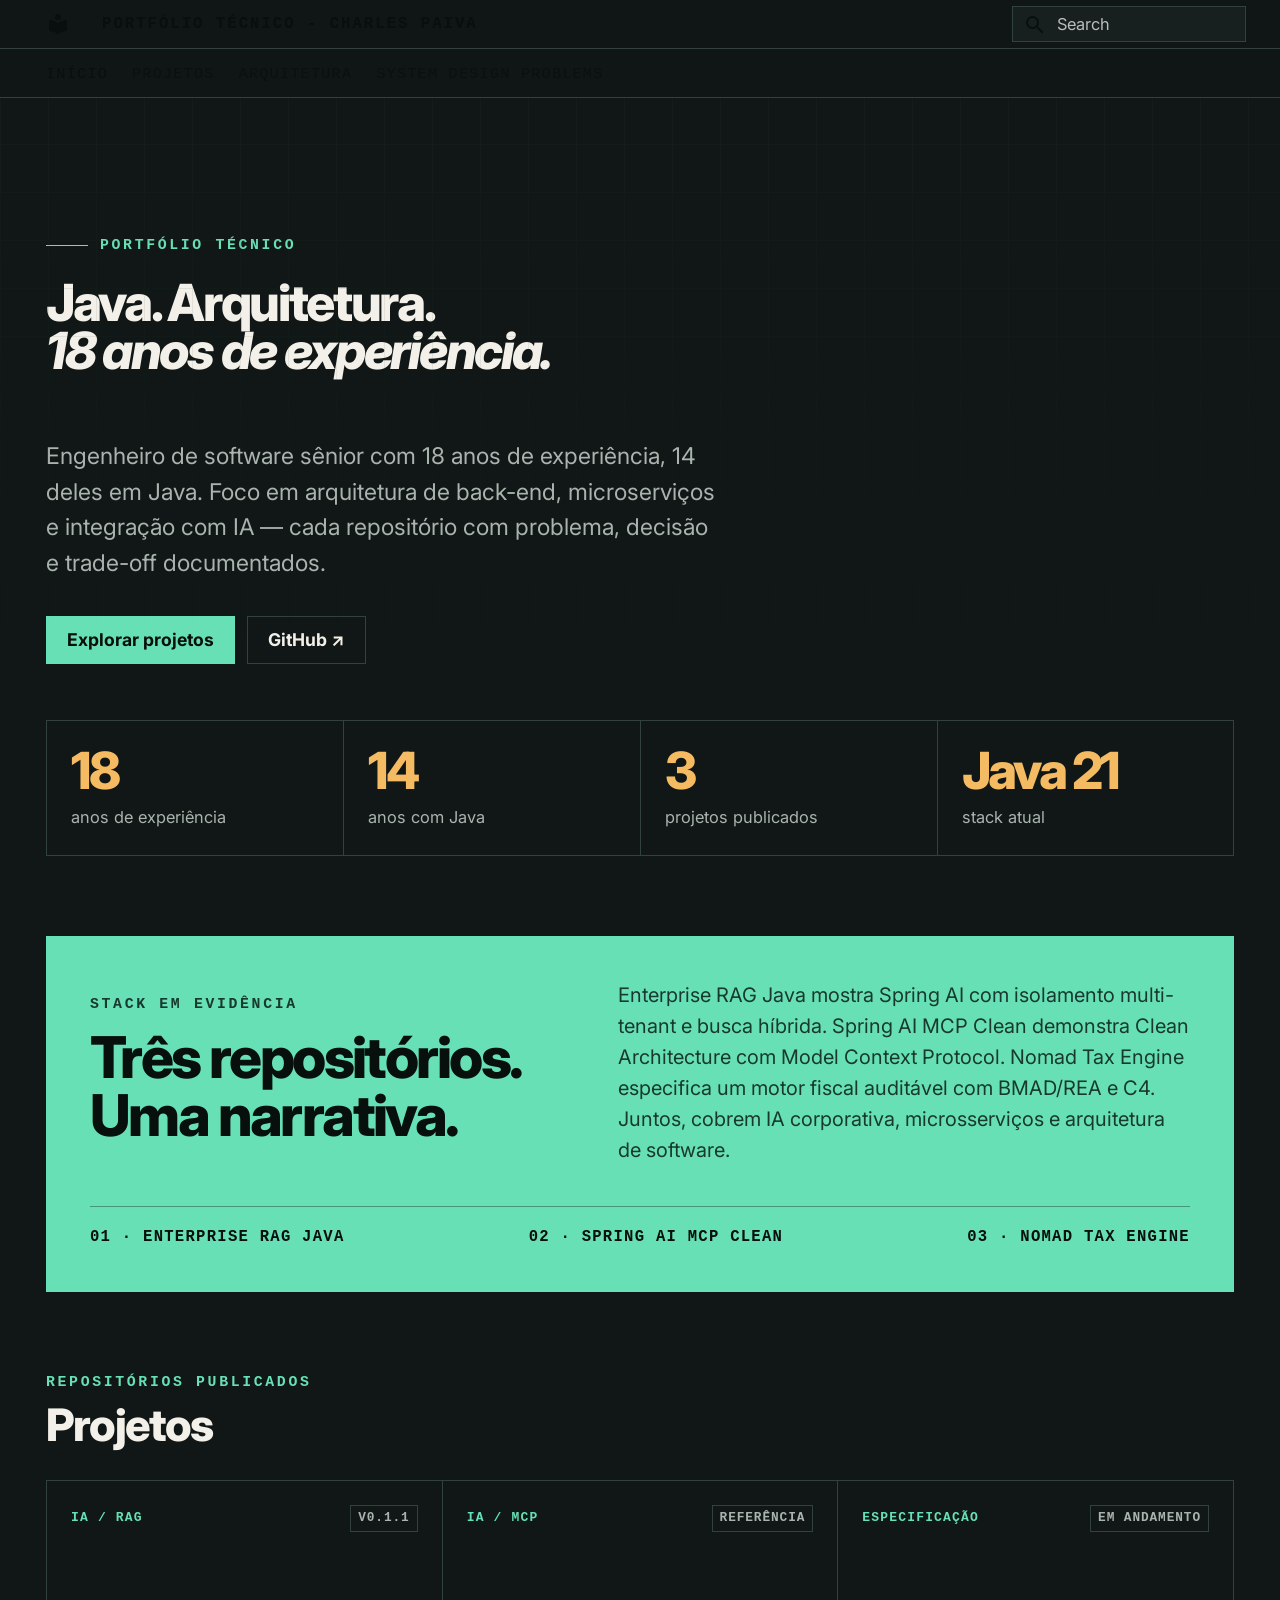
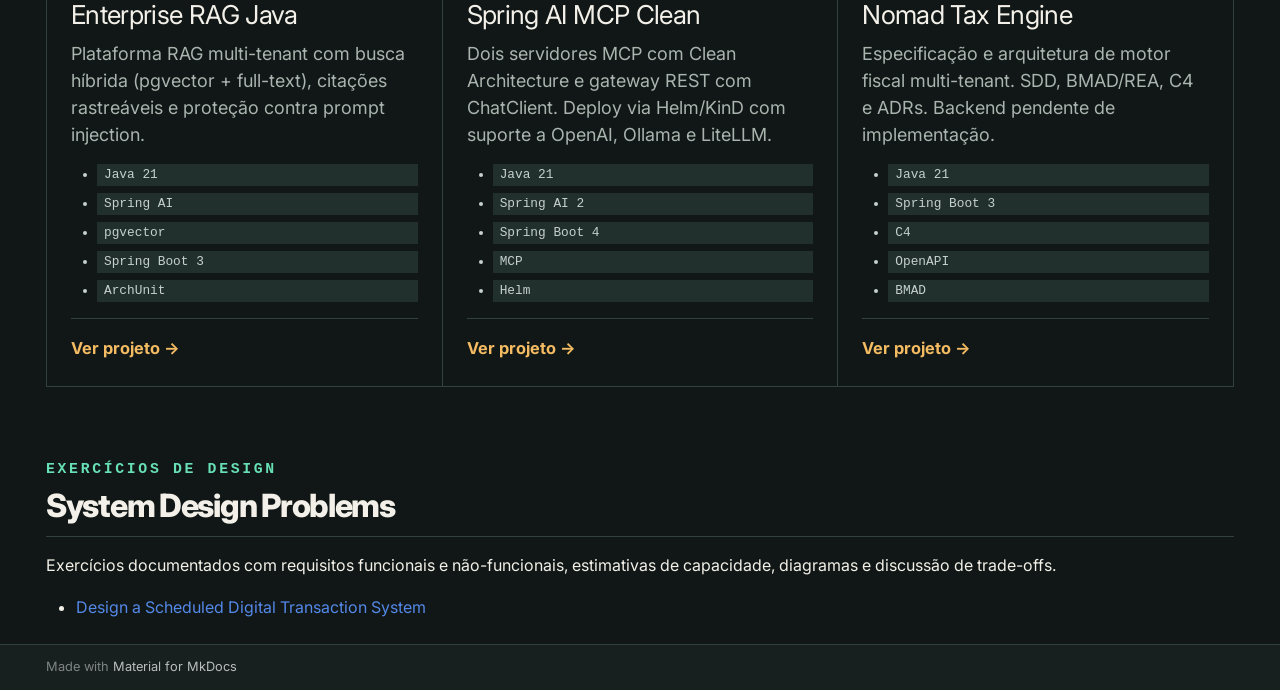
<file: index.html>
<!doctype html>
<html lang="en" class="no-js">
  <head>
    
      <meta charset="utf-8">
      <meta name="viewport" content="width=device-width,initial-scale=1">
      
      
      
        <link rel="canonical" href="https://charlespaivadeveloper.github.io/portfolio-tecnico/">
      
      
      
        <link rel="next" href="projetos/enterprise-rag-java/">
      
      
        
      
      
      <link rel="icon" href="assets/images/favicon.png">
      <meta name="generator" content="mkdocs-1.6.1, mkdocs-material-9.8.2">
    
    
      
        <title>Portfólio Técnico - Charles Paiva</title>
      
    
    
      <link rel="stylesheet" href="assets/stylesheets/main.57a0d79d.min.css">
      
        
        <link rel="stylesheet" href="assets/stylesheets/palette.fb2fffe2.min.css">
      
      


    
    
      
    
    
      
        
        
        <link rel="preconnect" href="https://fonts.gstatic.com" crossorigin>
        <link rel="stylesheet" href="https://fonts.googleapis.com/css?family=Inter:300,300i,400,400i,700,700i%7CJetBrains+Mono:400,400i,700,700i&display=fallback">
        <style>:root{--md-text-font:"Inter";--md-code-font:"JetBrains Mono"}</style>
      
    
    
      <link rel="stylesheet" href="stylesheets/extra.css">
    
    <script>__md_scope=new URL(".",location),__md_hash=e=>[...e].reduce(((e,_)=>(e<<5)-e+_.charCodeAt(0)),0),__md_get=(e,_=localStorage,t=__md_scope)=>JSON.parse(_.getItem(t.pathname+"."+e)),__md_set=(e,_,t=localStorage,a=__md_scope)=>{try{t.setItem(a.pathname+"."+e,JSON.stringify(_))}catch(e){}}</script>
    
      

    
    
  </head>
  
  
    
    
    
    
    
    <body dir="ltr" data-md-color-scheme="slate" data-md-color-primary="indigo" data-md-color-accent="indigo">
  
    
    <input class="md-toggle" data-md-toggle="drawer" type="checkbox" id="__drawer" autocomplete="off">
    <input class="md-toggle" data-md-toggle="search" type="checkbox" id="__search" autocomplete="off">
    <label class="md-overlay" for="__drawer"></label>
    <div data-md-component="skip">
      
        
        <a href="#java-arquitetura18-anos-de-experiencia" class="md-skip">
          Skip to content
        </a>
      
    </div>
    <div data-md-component="announce">
      
    </div>
    
    
      

<header class="md-header" data-md-component="header">
  <nav class="md-header__inner md-grid" aria-label="Header">
    <a href="." title="Portfólio Técnico - Charles Paiva" class="md-header__button md-logo" aria-label="Portfólio Técnico - Charles Paiva" data-md-component="logo">
      
  
  <svg xmlns="http://www.w3.org/2000/svg" viewBox="0 0 24 24"><path d="M12 8a3 3 0 0 0 3-3 3 3 0 0 0-3-3 3 3 0 0 0-3 3 3 3 0 0 0 3 3m0 3.54C9.64 9.35 6.5 8 3 8v11c3.5 0 6.64 1.35 9 3.54 2.36-2.19 5.5-3.54 9-3.54V8c-3.5 0-6.64 1.35-9 3.54"/></svg>

    </a>
    <label class="md-header__button md-icon" for="__drawer">
      
      <svg xmlns="http://www.w3.org/2000/svg" viewBox="0 0 24 24"><path d="M3 6h18v2H3zm0 5h18v2H3zm0 5h18v2H3z"/></svg>
    </label>
    <div class="md-header__title" data-md-component="header-title">
      <div class="md-header__ellipsis">
        <div class="md-header__topic">
          <span class="md-ellipsis">
            Portfólio Técnico - Charles Paiva
          </span>
        </div>
        <div class="md-header__topic" data-md-component="header-topic">
          <span class="md-ellipsis">
            
              Início
            
          </span>
        </div>
      </div>
    </div>
    
      
    
    
    
    
      
      
        <label class="md-header__button md-icon" for="__search">
          
          <svg xmlns="http://www.w3.org/2000/svg" viewBox="0 0 24 24"><path d="M9.5 3A6.5 6.5 0 0 1 16 9.5c0 1.61-.59 3.09-1.56 4.23l.27.27h.79l5 5-1.5 1.5-5-5v-.79l-.27-.27A6.52 6.52 0 0 1 9.5 16 6.5 6.5 0 0 1 3 9.5 6.5 6.5 0 0 1 9.5 3m0 2C7 5 5 7 5 9.5S7 14 9.5 14 14 12 14 9.5 12 5 9.5 5"/></svg>
        </label>
        <div class="md-search" data-md-component="search" role="dialog">
  <label class="md-search__overlay" for="__search"></label>
  <div class="md-search__inner" role="search">
    <form class="md-search__form" name="search">
      <input type="text" class="md-search__input" name="query" aria-label="Search" placeholder="Search" autocapitalize="off" autocorrect="off" autocomplete="off" spellcheck="false" data-md-component="search-query" required>
      <label class="md-search__icon md-icon" for="__search">
        
        <svg xmlns="http://www.w3.org/2000/svg" viewBox="0 0 24 24"><path d="M9.5 3A6.5 6.5 0 0 1 16 9.5c0 1.61-.59 3.09-1.56 4.23l.27.27h.79l5 5-1.5 1.5-5-5v-.79l-.27-.27A6.52 6.52 0 0 1 9.5 16 6.5 6.5 0 0 1 3 9.5 6.5 6.5 0 0 1 9.5 3m0 2C7 5 5 7 5 9.5S7 14 9.5 14 14 12 14 9.5 12 5 9.5 5"/></svg>
        
        <svg xmlns="http://www.w3.org/2000/svg" viewBox="0 0 24 24"><path d="M20 11v2H8l5.5 5.5-1.42 1.42L4.16 12l7.92-7.92L13.5 5.5 8 11z"/></svg>
      </label>
      <nav class="md-search__options" aria-label="Search">
        
        <button type="reset" class="md-search__icon md-icon" title="Clear" aria-label="Clear" tabindex="-1">
          
          <svg xmlns="http://www.w3.org/2000/svg" viewBox="0 0 24 24"><path d="M19 6.41 17.59 5 12 10.59 6.41 5 5 6.41 10.59 12 5 17.59 6.41 19 12 13.41 17.59 19 19 17.59 13.41 12z"/></svg>
        </button>
      </nav>
      
    </form>
    <div class="md-search__output">
      <div class="md-search__scrollwrap" tabindex="0" data-md-scrollfix>
        <div class="md-search-result" data-md-component="search-result">
          <div class="md-search-result__meta">
            Initializing search
          </div>
          <ol class="md-search-result__list" role="presentation"></ol>
        </div>
      </div>
    </div>
  </div>
</div>
      
    
    
  </nav>
  
</header>
    
    <div class="md-container" data-md-component="container">
      
      
        
          
            
<nav class="md-tabs" aria-label="Tabs" data-md-component="tabs">
  <div class="md-grid">
    <ul class="md-tabs__list">
      
        
  
  
  
    
  
  
    <li class="md-tabs__item md-tabs__item--active">
      <a href="." class="md-tabs__link">
        
  
  
    
  
  Início

      </a>
    </li>
  

      
        
  
  
  
  
    
    
      <li class="md-tabs__item">
        <a href="projetos/enterprise-rag-java/" class="md-tabs__link">
          
  
  
  Projetos

        </a>
      </li>
    
  

      
        
  
  
  
  
    
    
      <li class="md-tabs__item">
        <a href="arquitetura/" class="md-tabs__link">
          
  
  
  Arquitetura

        </a>
      </li>
    
  

      
        
  
  
  
  
    
    
      <li class="md-tabs__item">
        <a href="system-design-problems/design-a-scheduled-digital-transaction-system/" class="md-tabs__link">
          
  
  
  System Design Problems

        </a>
      </li>
    
  

      
    </ul>
  </div>
</nav>
          
        
      
      <main class="md-main" data-md-component="main">
        <div class="md-main__inner md-grid">
          
            
              
                
              
              <div class="md-sidebar md-sidebar--primary" data-md-component="sidebar" data-md-type="navigation" hidden>
                <div class="md-sidebar__scrollwrap">
                  <div class="md-sidebar__inner">
                    


  


<nav class="md-nav md-nav--primary md-nav--lifted" aria-label="Navigation" data-md-level="0">
  <label class="md-nav__title" for="__drawer">
    <a href="." title="Portfólio Técnico - Charles Paiva" class="md-nav__button md-logo" aria-label="Portfólio Técnico - Charles Paiva" data-md-component="logo">
      
  
  <svg xmlns="http://www.w3.org/2000/svg" viewBox="0 0 24 24"><path d="M12 8a3 3 0 0 0 3-3 3 3 0 0 0-3-3 3 3 0 0 0-3 3 3 3 0 0 0 3 3m0 3.54C9.64 9.35 6.5 8 3 8v11c3.5 0 6.64 1.35 9 3.54 2.36-2.19 5.5-3.54 9-3.54V8c-3.5 0-6.64 1.35-9 3.54"/></svg>

    </a>
    Portfólio Técnico - Charles Paiva
  </label>
  
  <ul class="md-nav__list" data-md-scrollfix>
    
      
      
  
  
    
  
  
  
    <li class="md-nav__item md-nav__item--active">
      
      <input class="md-nav__toggle md-toggle" type="checkbox" id="__toc">
      
      
        
      
      
        <label class="md-nav__link md-nav__link--active" for="__toc">
          
  
  
  <span class="md-ellipsis">
    
  
    Início
  

    
  </span>
  
  

          <span class="md-nav__icon md-icon"></span>
        </label>
      
      <a href="." class="md-nav__link md-nav__link--active">
        
  
  
  <span class="md-ellipsis">
    
  
    Início
  

    
  </span>
  
  

      </a>
      
        

<nav class="md-nav md-nav--secondary" aria-label="Table of contents">
  
  
  
    
  
  
    <label class="md-nav__title" for="__toc">
      <span class="md-nav__icon md-icon"></span>
      Table of contents
    </label>
    <ul class="md-nav__list" data-md-component="toc" data-md-scrollfix>
      
        <li class="md-nav__item">
  <a href="#system-design-problems" class="md-nav__link">
    <span class="md-ellipsis">
      
        System Design Problems
      
    </span>
  </a>
  
</li>
      
    </ul>
  
</nav>
      
    </li>
  

    
      
      
  
  
  
  
    
    
    
    
      
      
        
      
    
    
    <li class="md-nav__item md-nav__item--nested">
      
        
        
        <input class="md-nav__toggle md-toggle " type="checkbox" id="__nav_2" >
        
          
          <label class="md-nav__link" for="__nav_2" id="__nav_2_label" tabindex="0">
            
  
  
  <span class="md-ellipsis">
    
  
    Projetos
  

    
  </span>
  
  

            <span class="md-nav__icon md-icon"></span>
          </label>
        
        <nav class="md-nav" data-md-level="1" aria-labelledby="__nav_2_label" aria-expanded="false">
          <label class="md-nav__title" for="__nav_2">
            <span class="md-nav__icon md-icon"></span>
            
  
    Projetos
  

          </label>
          <ul class="md-nav__list" data-md-scrollfix>
            
              
                
  
  
  
  
    <li class="md-nav__item">
      <a href="projetos/enterprise-rag-java/" class="md-nav__link">
        
  
  
  <span class="md-ellipsis">
    
  
    Enterprise RAG Java
  

    
  </span>
  
  

      </a>
    </li>
  

              
            
              
                
  
  
  
  
    <li class="md-nav__item">
      <a href="projetos/spring-ai-mcp-clean/" class="md-nav__link">
        
  
  
  <span class="md-ellipsis">
    
  
    Spring AI MCP Clean
  

    
  </span>
  
  

      </a>
    </li>
  

              
            
              
                
  
  
  
  
    <li class="md-nav__item">
      <a href="projetos/nomad-tax-calculation-engine/" class="md-nav__link">
        
  
  
  <span class="md-ellipsis">
    
  
    Nomad Tax Calculation Engine
  

    
  </span>
  
  

      </a>
    </li>
  

              
            
          </ul>
        </nav>
      
    </li>
  

    
      
      
  
  
  
  
    
    
    
    
      
      
        
      
    
    
    <li class="md-nav__item md-nav__item--nested">
      
        
        
        <input class="md-nav__toggle md-toggle " type="checkbox" id="__nav_3" >
        
          
          <label class="md-nav__link" for="__nav_3" id="__nav_3_label" tabindex="0">
            
  
  
  <span class="md-ellipsis">
    
  
    Arquitetura
  

    
  </span>
  
  

            <span class="md-nav__icon md-icon"></span>
          </label>
        
        <nav class="md-nav" data-md-level="1" aria-labelledby="__nav_3_label" aria-expanded="false">
          <label class="md-nav__title" for="__nav_3">
            <span class="md-nav__icon md-icon"></span>
            
  
    Arquitetura
  

          </label>
          <ul class="md-nav__list" data-md-scrollfix>
            
              
                
  
  
  
  
    <li class="md-nav__item">
      <a href="arquitetura/" class="md-nav__link">
        
  
  
  <span class="md-ellipsis">
    
  
    Decisões e Diagramas
  

    
  </span>
  
  

      </a>
    </li>
  

              
            
          </ul>
        </nav>
      
    </li>
  

    
      
      
  
  
  
  
    
    
    
    
      
      
        
      
    
    
    <li class="md-nav__item md-nav__item--nested">
      
        
        
        <input class="md-nav__toggle md-toggle " type="checkbox" id="__nav_4" >
        
          
          <label class="md-nav__link" for="__nav_4" id="__nav_4_label" tabindex="0">
            
  
  
  <span class="md-ellipsis">
    
  
    System Design Problems
  

    
  </span>
  
  

            <span class="md-nav__icon md-icon"></span>
          </label>
        
        <nav class="md-nav" data-md-level="1" aria-labelledby="__nav_4_label" aria-expanded="false">
          <label class="md-nav__title" for="__nav_4">
            <span class="md-nav__icon md-icon"></span>
            
  
    System Design Problems
  

          </label>
          <ul class="md-nav__list" data-md-scrollfix>
            
              
                
  
  
  
  
    <li class="md-nav__item">
      <a href="system-design-problems/design-a-scheduled-digital-transaction-system/" class="md-nav__link">
        
  
  
  <span class="md-ellipsis">
    
  
    Design a scheduled digital transaction system
  

    
  </span>
  
  

      </a>
    </li>
  

              
            
              
                
  
  
  
  
    <li class="md-nav__item">
      <a href="system-design-problems/design-a-digital-wallet/" class="md-nav__link">
        
  
  
  <span class="md-ellipsis">
    
  
    Design a Digital Wallet
  

    
  </span>
  
  

      </a>
    </li>
  

              
            
          </ul>
        </nav>
      
    </li>
  

    
  </ul>
</nav>
                  </div>
                </div>
              </div>
            
            
              
                
              
              <div class="md-sidebar md-sidebar--secondary" data-md-component="sidebar" data-md-type="toc" hidden>
                <div class="md-sidebar__scrollwrap">
                  <div class="md-sidebar__inner">
                    

<nav class="md-nav md-nav--secondary" aria-label="Table of contents">
  
  
  
    
  
  
    <label class="md-nav__title" for="__toc">
      <span class="md-nav__icon md-icon"></span>
      Table of contents
    </label>
    <ul class="md-nav__list" data-md-component="toc" data-md-scrollfix>
      
        <li class="md-nav__item">
  <a href="#system-design-problems" class="md-nav__link">
    <span class="md-ellipsis">
      
        System Design Problems
      
    </span>
  </a>
  
</li>
      
    </ul>
  
</nav>
                  </div>
                </div>
              </div>
            
          
          
            <div class="md-content" data-md-component="content">
              
              <article class="md-content__inner md-typeset">
                
                  
  




<section class="porto-hero">
<p class="porto-eyebrow">Portfólio técnico</p>
<h1 id="java-arquitetura18-anos-de-experiencia">Java. Arquitetura.<br><em>18 anos de experiência.</em><a class="headerlink" href="#java-arquitetura18-anos-de-experiencia" title="Permanent link">&para;</a></h1>
<p class="porto-copy">
Engenheiro de software sênior com 18 anos de experiência, 14 deles em Java. Foco em arquitetura de back-end, microserviços e integração com IA — cada repositório com problema, decisão e trade-off documentados.
</p>
<nav class="porto-actions">
<a class="porto-btn porto-btn--primary" href="projetos/enterprise-rag-java/">Explorar projetos</a>
<a class="porto-btn" href="https://github.com/charlespaivadeveloper">GitHub ↗</a>

<!-- TODO: adicionar URL do LinkedIn -->


</nav>
</section>
<div class="porto-metrics">
  <article><strong>18</strong><span>anos de experiência</span></article>
  <article><strong>14</strong><span>anos com Java</span></article>
  <article><strong>3</strong><span>projetos publicados</span></article>
  <article><strong>Java 21</strong><span>stack atual</span></article>
</div>

<div class="porto-signal">
  <div>
    <p class="porto-signal-kicker">Stack em evidência</p>
    <h2>Três repositórios.<br>Uma narrativa.</h2>
  </div>
  <p class="porto-signal-body">Enterprise RAG Java mostra Spring AI com isolamento multi-tenant e busca híbrida. Spring AI MCP Clean demonstra Clean Architecture com Model Context Protocol. Nomad Tax Engine especifica um motor fiscal auditável com BMAD/REA e C4. Juntos, cobrem IA corporativa, microsserviços e arquitetura de software.</p>
  <div class="porto-signal-list">
    <span>01 · Enterprise RAG Java</span>
    <span>02 · Spring AI MCP Clean</span>
    <span>03 · Nomad Tax Engine</span>
  </div>
</div>

<div class="porto-section-heading">
  <p class="porto-section-kicker">Repositórios publicados</p>
  <h2>Projetos</h2>
</div>

<div class="porto-cards">

  <div class="porto-card">
    <div class="porto-card-topline">
      <span class="porto-card-category">IA / RAG</span>
      <span class="porto-card-stage">v0.1.1</span>
    </div>
    <h3>Enterprise RAG Java</h3>
    <p class="porto-card-desc">Plataforma RAG multi-tenant com busca híbrida (pgvector + full-text), citações rastreáveis e proteção contra prompt injection.</p>
    <ul class="porto-card-tags">
      <li>Java 21</li><li>Spring AI</li><li>pgvector</li><li>Spring Boot 3</li><li>ArchUnit</li>
    </ul>
    <div class="porto-card-footer">
      <a class="porto-card-link" href="projetos/enterprise-rag-java/">Ver projeto →</a>
    </div>
  </div>

  <div class="porto-card">
    <div class="porto-card-topline">
      <span class="porto-card-category">IA / MCP</span>
      <span class="porto-card-stage">referência</span>
    </div>
    <h3>Spring AI MCP Clean</h3>
    <p class="porto-card-desc">Dois servidores MCP com Clean Architecture e gateway REST com ChatClient. Deploy via Helm/KinD com suporte a OpenAI, Ollama e LiteLLM.</p>
    <ul class="porto-card-tags">
      <li>Java 21</li><li>Spring AI 2</li><li>Spring Boot 4</li><li>MCP</li><li>Helm</li>
    </ul>
    <div class="porto-card-footer">
      <a class="porto-card-link" href="projetos/spring-ai-mcp-clean/">Ver projeto →</a>
    </div>
  </div>

  <div class="porto-card">
    <div class="porto-card-topline">
      <span class="porto-card-category">Especificação</span>
      <span class="porto-card-stage">em andamento</span>
    </div>
    <h3>Nomad Tax Engine</h3>
    <p class="porto-card-desc">Especificação e arquitetura de motor fiscal multi-tenant. SDD, BMAD/REA, C4 e ADRs. Backend pendente de implementação.</p>
    <ul class="porto-card-tags">
      <li>Java 21</li><li>Spring Boot 3</li><li>C4</li><li>OpenAPI</li><li>BMAD</li>
    </ul>
    <div class="porto-card-footer">
      <a class="porto-card-link" href="projetos/nomad-tax-calculation-engine/">Ver projeto →</a>
    </div>
  </div>

</div>

<div class="porto-sysdesign">
<div class="porto-section-heading">
<p class="porto-section-kicker">Exercícios de design</p>
<h2 id="system-design-problems">System Design Problems<a class="headerlink" href="#system-design-problems" title="Permanent link">&para;</a></h2>
</div>
<p>Exercícios documentados com requisitos funcionais e não-funcionais, estimativas de capacidade, diagramas e discussão de trade-offs.</p>
<ul>
<li><a href="system-design-problems/design-a-scheduled-digital-transaction-system/">Design a Scheduled Digital Transaction System</a></li>
</ul>
</div>







  
  




  



                
              </article>
            </div>
          
          
<script>var target=document.getElementById(location.hash.slice(1));target&&target.name&&(target.checked=target.name.startsWith("__tabbed_"))</script>
        </div>
        
          <button type="button" class="md-top md-icon" data-md-component="top" hidden>
  
  <svg xmlns="http://www.w3.org/2000/svg" viewBox="0 0 24 24"><path d="M13 20h-2V8l-5.5 5.5-1.42-1.42L12 4.16l7.92 7.92-1.42 1.42L13 8z"/></svg>
  Back to top
</button>
        
      </main>
      
        <footer class="md-footer">
  
  <div class="md-footer-meta md-typeset">
    <div class="md-footer-meta__inner md-grid">
      <div class="md-copyright">
  
  
    Made with
    <a href="https://squidfunk.github.io/mkdocs-material/" target="_blank" rel="noopener">
      Material for MkDocs
    </a>
  
</div>
      
    </div>
  </div>
</footer>
      
    </div>
    <div class="md-dialog" data-md-component="dialog">
      <div class="md-dialog__inner md-typeset"></div>
    </div>
    
    
    
      
      
      <script id="__config" type="application/json">{"annotate": null, "base": ".", "features": ["content.code.copy", "navigation.sections", "navigation.tabs", "navigation.top"], "search": "assets/javascripts/workers/search.a7633da7.min.js", "tags": null, "translations": {"clipboard.copied": "Copied to clipboard", "clipboard.copy": "Copy to clipboard", "search.result.more.one": "1 more on this page", "search.result.more.other": "# more on this page", "search.result.none": "No matching documents", "search.result.one": "1 matching document", "search.result.other": "# matching documents", "search.result.placeholder": "Type to start searching", "search.result.term.missing": "Missing", "select.version": "Select version"}, "version": null}</script>
    
    
      <script src="assets/javascripts/bundle.a5f9d56c.min.js"></script>
      
    
  </body>
</html>
</file>
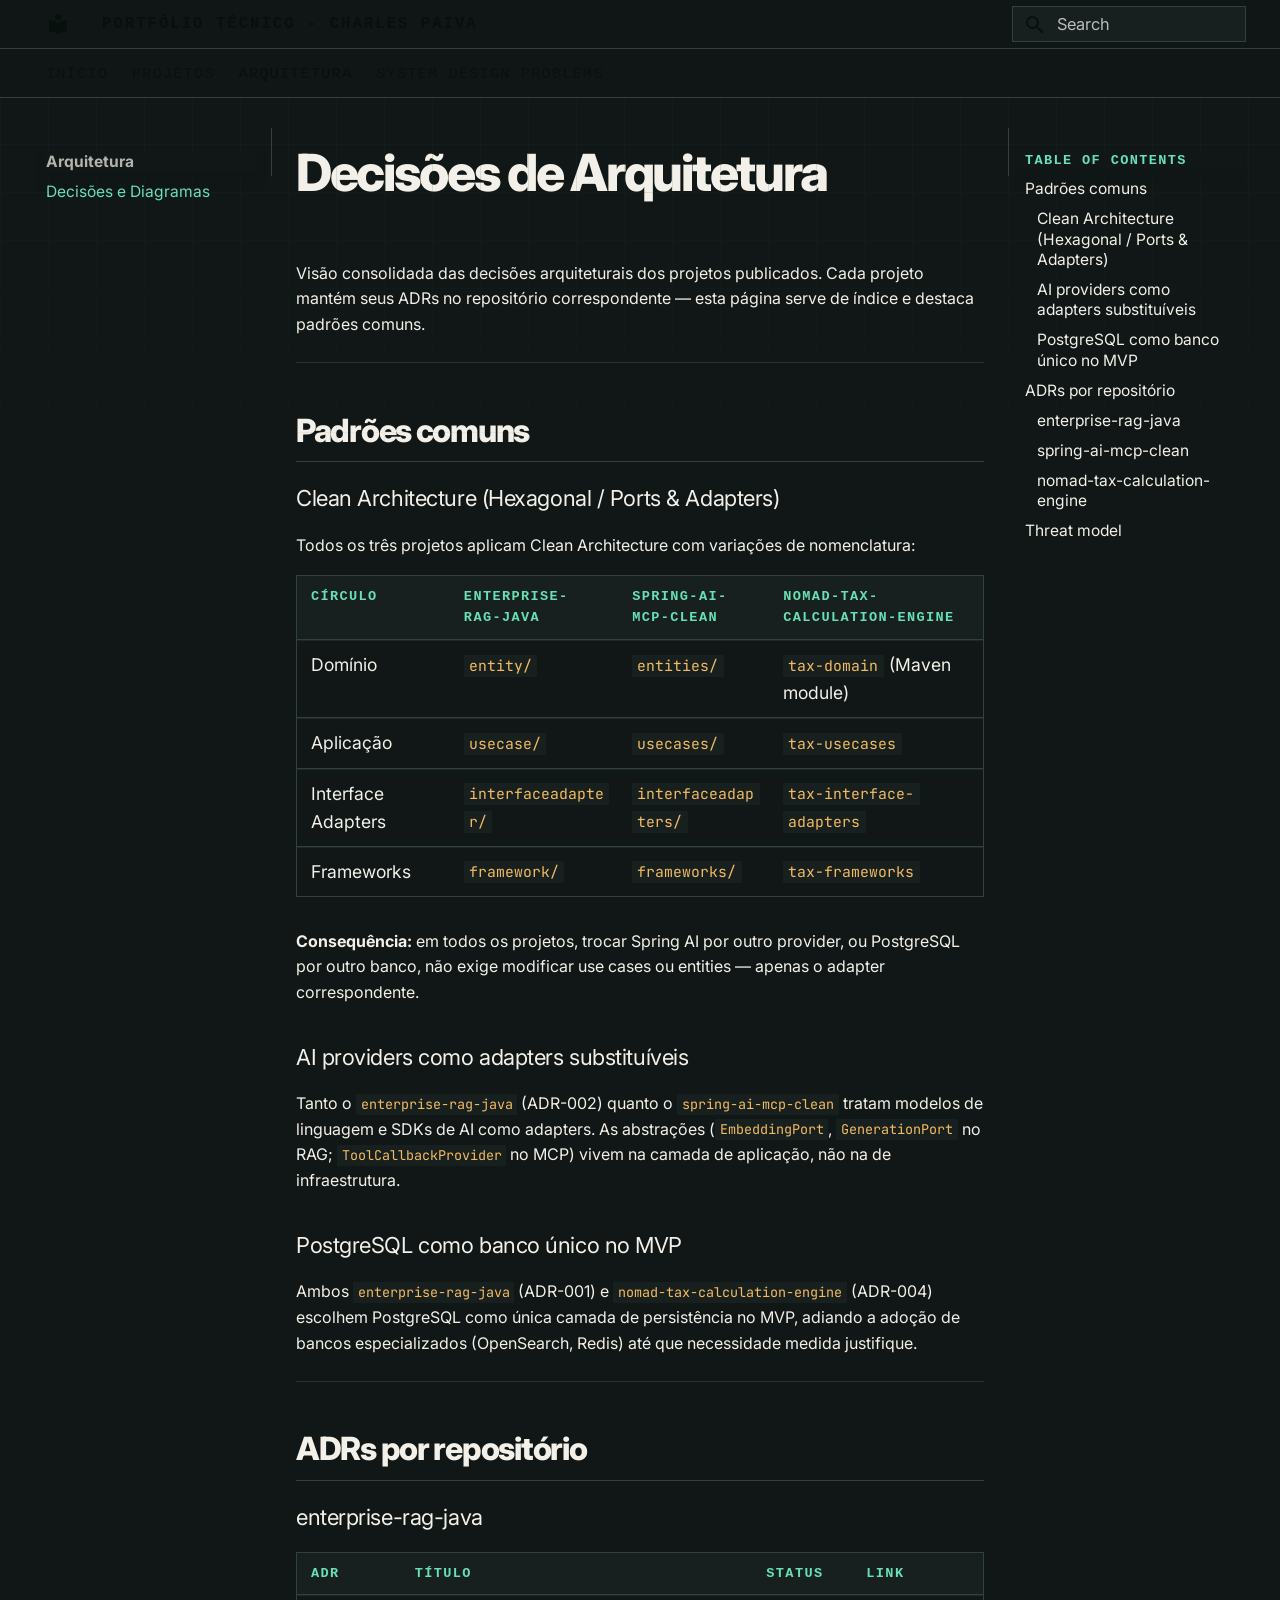
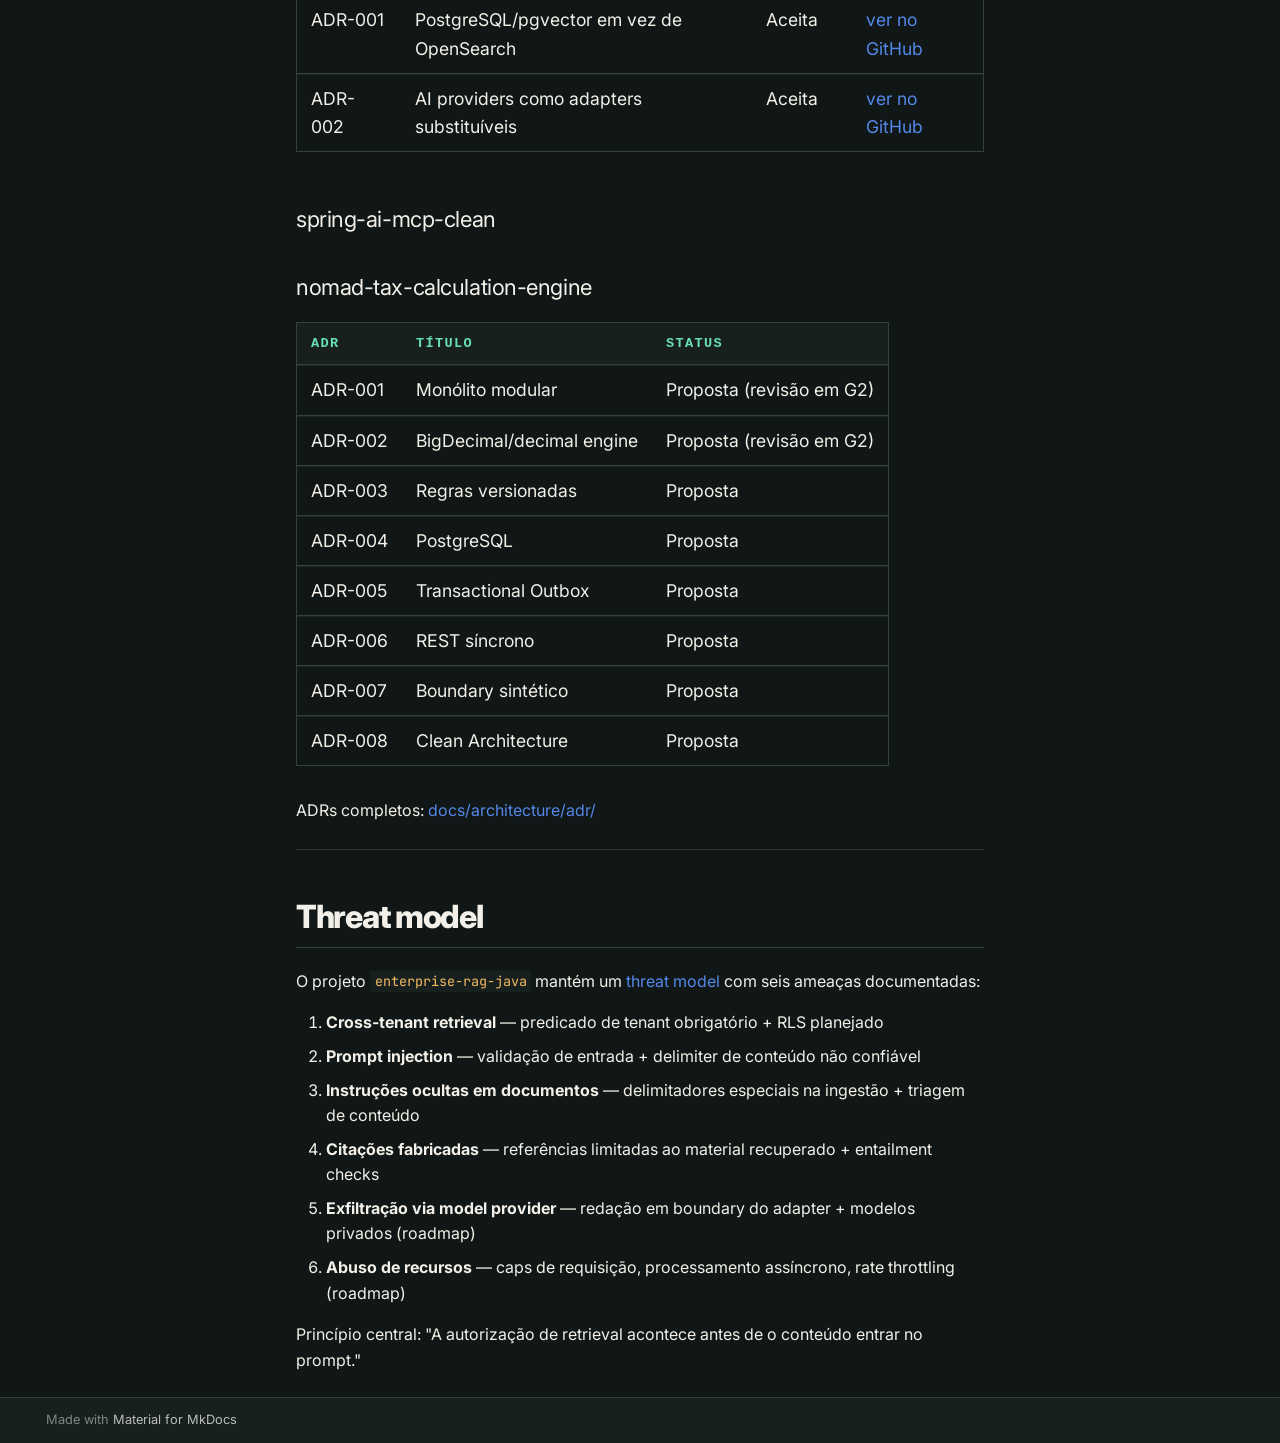
<file: arquitetura/index.html>
<!doctype html>
<html lang="en" class="no-js">
  <head>
    
      <meta charset="utf-8">
      <meta name="viewport" content="width=device-width,initial-scale=1">
      
      
      
        <link rel="canonical" href="https://charlespaivadeveloper.github.io/portfolio-tecnico/arquitetura/">
      
      
        <link rel="prev" href="../projetos/nomad-tax-calculation-engine/">
      
      
        <link rel="next" href="../system-design-problems/design-a-scheduled-digital-transaction-system/">
      
      
        
      
      
      <link rel="icon" href="../assets/images/favicon.png">
      <meta name="generator" content="mkdocs-1.6.1, mkdocs-material-9.8.2">
    
    
      
        <title>Decisões e Diagramas - Portfólio Técnico - Charles Paiva</title>
      
    
    
      <link rel="stylesheet" href="../assets/stylesheets/main.57a0d79d.min.css">
      
        
        <link rel="stylesheet" href="../assets/stylesheets/palette.fb2fffe2.min.css">
      
      


    
    
      
    
    
      
        
        
        <link rel="preconnect" href="https://fonts.gstatic.com" crossorigin>
        <link rel="stylesheet" href="https://fonts.googleapis.com/css?family=Inter:300,300i,400,400i,700,700i%7CJetBrains+Mono:400,400i,700,700i&display=fallback">
        <style>:root{--md-text-font:"Inter";--md-code-font:"JetBrains Mono"}</style>
      
    
    
      <link rel="stylesheet" href="../stylesheets/extra.css">
    
    <script>__md_scope=new URL("..",location),__md_hash=e=>[...e].reduce(((e,_)=>(e<<5)-e+_.charCodeAt(0)),0),__md_get=(e,_=localStorage,t=__md_scope)=>JSON.parse(_.getItem(t.pathname+"."+e)),__md_set=(e,_,t=localStorage,a=__md_scope)=>{try{t.setItem(a.pathname+"."+e,JSON.stringify(_))}catch(e){}}</script>
    
      

    
    
  </head>
  
  
    
    
    
    
    
    <body dir="ltr" data-md-color-scheme="slate" data-md-color-primary="indigo" data-md-color-accent="indigo">
  
    
    <input class="md-toggle" data-md-toggle="drawer" type="checkbox" id="__drawer" autocomplete="off">
    <input class="md-toggle" data-md-toggle="search" type="checkbox" id="__search" autocomplete="off">
    <label class="md-overlay" for="__drawer"></label>
    <div data-md-component="skip">
      
        
        <a href="#decisoes-de-arquitetura" class="md-skip">
          Skip to content
        </a>
      
    </div>
    <div data-md-component="announce">
      
    </div>
    
    
      

<header class="md-header" data-md-component="header">
  <nav class="md-header__inner md-grid" aria-label="Header">
    <a href=".." title="Portfólio Técnico - Charles Paiva" class="md-header__button md-logo" aria-label="Portfólio Técnico - Charles Paiva" data-md-component="logo">
      
  
  <svg xmlns="http://www.w3.org/2000/svg" viewBox="0 0 24 24"><path d="M12 8a3 3 0 0 0 3-3 3 3 0 0 0-3-3 3 3 0 0 0-3 3 3 3 0 0 0 3 3m0 3.54C9.64 9.35 6.5 8 3 8v11c3.5 0 6.64 1.35 9 3.54 2.36-2.19 5.5-3.54 9-3.54V8c-3.5 0-6.64 1.35-9 3.54"/></svg>

    </a>
    <label class="md-header__button md-icon" for="__drawer">
      
      <svg xmlns="http://www.w3.org/2000/svg" viewBox="0 0 24 24"><path d="M3 6h18v2H3zm0 5h18v2H3zm0 5h18v2H3z"/></svg>
    </label>
    <div class="md-header__title" data-md-component="header-title">
      <div class="md-header__ellipsis">
        <div class="md-header__topic">
          <span class="md-ellipsis">
            Portfólio Técnico - Charles Paiva
          </span>
        </div>
        <div class="md-header__topic" data-md-component="header-topic">
          <span class="md-ellipsis">
            
              Decisões e Diagramas
            
          </span>
        </div>
      </div>
    </div>
    
      
    
    
    
    
      
      
        <label class="md-header__button md-icon" for="__search">
          
          <svg xmlns="http://www.w3.org/2000/svg" viewBox="0 0 24 24"><path d="M9.5 3A6.5 6.5 0 0 1 16 9.5c0 1.61-.59 3.09-1.56 4.23l.27.27h.79l5 5-1.5 1.5-5-5v-.79l-.27-.27A6.52 6.52 0 0 1 9.5 16 6.5 6.5 0 0 1 3 9.5 6.5 6.5 0 0 1 9.5 3m0 2C7 5 5 7 5 9.5S7 14 9.5 14 14 12 14 9.5 12 5 9.5 5"/></svg>
        </label>
        <div class="md-search" data-md-component="search" role="dialog">
  <label class="md-search__overlay" for="__search"></label>
  <div class="md-search__inner" role="search">
    <form class="md-search__form" name="search">
      <input type="text" class="md-search__input" name="query" aria-label="Search" placeholder="Search" autocapitalize="off" autocorrect="off" autocomplete="off" spellcheck="false" data-md-component="search-query" required>
      <label class="md-search__icon md-icon" for="__search">
        
        <svg xmlns="http://www.w3.org/2000/svg" viewBox="0 0 24 24"><path d="M9.5 3A6.5 6.5 0 0 1 16 9.5c0 1.61-.59 3.09-1.56 4.23l.27.27h.79l5 5-1.5 1.5-5-5v-.79l-.27-.27A6.52 6.52 0 0 1 9.5 16 6.5 6.5 0 0 1 3 9.5 6.5 6.5 0 0 1 9.5 3m0 2C7 5 5 7 5 9.5S7 14 9.5 14 14 12 14 9.5 12 5 9.5 5"/></svg>
        
        <svg xmlns="http://www.w3.org/2000/svg" viewBox="0 0 24 24"><path d="M20 11v2H8l5.5 5.5-1.42 1.42L4.16 12l7.92-7.92L13.5 5.5 8 11z"/></svg>
      </label>
      <nav class="md-search__options" aria-label="Search">
        
        <button type="reset" class="md-search__icon md-icon" title="Clear" aria-label="Clear" tabindex="-1">
          
          <svg xmlns="http://www.w3.org/2000/svg" viewBox="0 0 24 24"><path d="M19 6.41 17.59 5 12 10.59 6.41 5 5 6.41 10.59 12 5 17.59 6.41 19 12 13.41 17.59 19 19 17.59 13.41 12z"/></svg>
        </button>
      </nav>
      
    </form>
    <div class="md-search__output">
      <div class="md-search__scrollwrap" tabindex="0" data-md-scrollfix>
        <div class="md-search-result" data-md-component="search-result">
          <div class="md-search-result__meta">
            Initializing search
          </div>
          <ol class="md-search-result__list" role="presentation"></ol>
        </div>
      </div>
    </div>
  </div>
</div>
      
    
    
  </nav>
  
</header>
    
    <div class="md-container" data-md-component="container">
      
      
        
          
            
<nav class="md-tabs" aria-label="Tabs" data-md-component="tabs">
  <div class="md-grid">
    <ul class="md-tabs__list">
      
        
  
  
  
  
    <li class="md-tabs__item">
      <a href=".." class="md-tabs__link">
        
  
  
    
  
  Início

      </a>
    </li>
  

      
        
  
  
  
  
    
    
      <li class="md-tabs__item">
        <a href="../projetos/enterprise-rag-java/" class="md-tabs__link">
          
  
  
  Projetos

        </a>
      </li>
    
  

      
        
  
  
  
    
  
  
    
    
      <li class="md-tabs__item md-tabs__item--active">
        <a href="./" class="md-tabs__link">
          
  
  
  Arquitetura

        </a>
      </li>
    
  

      
        
  
  
  
  
    
    
      <li class="md-tabs__item">
        <a href="../system-design-problems/design-a-scheduled-digital-transaction-system/" class="md-tabs__link">
          
  
  
  System Design Problems

        </a>
      </li>
    
  

      
    </ul>
  </div>
</nav>
          
        
      
      <main class="md-main" data-md-component="main">
        <div class="md-main__inner md-grid">
          
            
              
              <div class="md-sidebar md-sidebar--primary" data-md-component="sidebar" data-md-type="navigation" >
                <div class="md-sidebar__scrollwrap">
                  <div class="md-sidebar__inner">
                    


  


<nav class="md-nav md-nav--primary md-nav--lifted" aria-label="Navigation" data-md-level="0">
  <label class="md-nav__title" for="__drawer">
    <a href=".." title="Portfólio Técnico - Charles Paiva" class="md-nav__button md-logo" aria-label="Portfólio Técnico - Charles Paiva" data-md-component="logo">
      
  
  <svg xmlns="http://www.w3.org/2000/svg" viewBox="0 0 24 24"><path d="M12 8a3 3 0 0 0 3-3 3 3 0 0 0-3-3 3 3 0 0 0-3 3 3 3 0 0 0 3 3m0 3.54C9.64 9.35 6.5 8 3 8v11c3.5 0 6.64 1.35 9 3.54 2.36-2.19 5.5-3.54 9-3.54V8c-3.5 0-6.64 1.35-9 3.54"/></svg>

    </a>
    Portfólio Técnico - Charles Paiva
  </label>
  
  <ul class="md-nav__list" data-md-scrollfix>
    
      
      
  
  
  
  
    <li class="md-nav__item">
      <a href=".." class="md-nav__link">
        
  
  
  <span class="md-ellipsis">
    
  
    Início
  

    
  </span>
  
  

      </a>
    </li>
  

    
      
      
  
  
  
  
    
    
    
    
      
      
        
      
    
    
    <li class="md-nav__item md-nav__item--nested">
      
        
        
        <input class="md-nav__toggle md-toggle " type="checkbox" id="__nav_2" >
        
          
          <label class="md-nav__link" for="__nav_2" id="__nav_2_label" tabindex="0">
            
  
  
  <span class="md-ellipsis">
    
  
    Projetos
  

    
  </span>
  
  

            <span class="md-nav__icon md-icon"></span>
          </label>
        
        <nav class="md-nav" data-md-level="1" aria-labelledby="__nav_2_label" aria-expanded="false">
          <label class="md-nav__title" for="__nav_2">
            <span class="md-nav__icon md-icon"></span>
            
  
    Projetos
  

          </label>
          <ul class="md-nav__list" data-md-scrollfix>
            
              
                
  
  
  
  
    <li class="md-nav__item">
      <a href="../projetos/enterprise-rag-java/" class="md-nav__link">
        
  
  
  <span class="md-ellipsis">
    
  
    Enterprise RAG Java
  

    
  </span>
  
  

      </a>
    </li>
  

              
            
              
                
  
  
  
  
    <li class="md-nav__item">
      <a href="../projetos/spring-ai-mcp-clean/" class="md-nav__link">
        
  
  
  <span class="md-ellipsis">
    
  
    Spring AI MCP Clean
  

    
  </span>
  
  

      </a>
    </li>
  

              
            
              
                
  
  
  
  
    <li class="md-nav__item">
      <a href="../projetos/nomad-tax-calculation-engine/" class="md-nav__link">
        
  
  
  <span class="md-ellipsis">
    
  
    Nomad Tax Calculation Engine
  

    
  </span>
  
  

      </a>
    </li>
  

              
            
          </ul>
        </nav>
      
    </li>
  

    
      
      
  
  
    
  
  
  
    
    
    
    
      
        
        
      
      
        
      
    
    
    <li class="md-nav__item md-nav__item--active md-nav__item--section md-nav__item--nested">
      
        
        
        <input class="md-nav__toggle md-toggle " type="checkbox" id="__nav_3" checked>
        
          
          <label class="md-nav__link" for="__nav_3" id="__nav_3_label" tabindex="">
            
  
  
  <span class="md-ellipsis">
    
  
    Arquitetura
  

    
  </span>
  
  

            <span class="md-nav__icon md-icon"></span>
          </label>
        
        <nav class="md-nav" data-md-level="1" aria-labelledby="__nav_3_label" aria-expanded="true">
          <label class="md-nav__title" for="__nav_3">
            <span class="md-nav__icon md-icon"></span>
            
  
    Arquitetura
  

          </label>
          <ul class="md-nav__list" data-md-scrollfix>
            
              
                
  
  
    
  
  
  
    <li class="md-nav__item md-nav__item--active">
      
      <input class="md-nav__toggle md-toggle" type="checkbox" id="__toc">
      
      
        
      
      
        <label class="md-nav__link md-nav__link--active" for="__toc">
          
  
  
  <span class="md-ellipsis">
    
  
    Decisões e Diagramas
  

    
  </span>
  
  

          <span class="md-nav__icon md-icon"></span>
        </label>
      
      <a href="./" class="md-nav__link md-nav__link--active">
        
  
  
  <span class="md-ellipsis">
    
  
    Decisões e Diagramas
  

    
  </span>
  
  

      </a>
      
        

<nav class="md-nav md-nav--secondary" aria-label="Table of contents">
  
  
  
    
  
  
    <label class="md-nav__title" for="__toc">
      <span class="md-nav__icon md-icon"></span>
      Table of contents
    </label>
    <ul class="md-nav__list" data-md-component="toc" data-md-scrollfix>
      
        <li class="md-nav__item">
  <a href="#padroes-comuns" class="md-nav__link">
    <span class="md-ellipsis">
      
        Padrões comuns
      
    </span>
  </a>
  
    <nav class="md-nav" aria-label="Padrões comuns">
      <ul class="md-nav__list">
        
          <li class="md-nav__item">
  <a href="#clean-architecture-hexagonal-ports-adapters" class="md-nav__link">
    <span class="md-ellipsis">
      
        Clean Architecture (Hexagonal / Ports &amp; Adapters)
      
    </span>
  </a>
  
</li>
        
          <li class="md-nav__item">
  <a href="#ai-providers-como-adapters-substituiveis" class="md-nav__link">
    <span class="md-ellipsis">
      
        AI providers como adapters substituíveis
      
    </span>
  </a>
  
</li>
        
          <li class="md-nav__item">
  <a href="#postgresql-como-banco-unico-no-mvp" class="md-nav__link">
    <span class="md-ellipsis">
      
        PostgreSQL como banco único no MVP
      
    </span>
  </a>
  
</li>
        
      </ul>
    </nav>
  
</li>
      
        <li class="md-nav__item">
  <a href="#adrs-por-repositorio" class="md-nav__link">
    <span class="md-ellipsis">
      
        ADRs por repositório
      
    </span>
  </a>
  
    <nav class="md-nav" aria-label="ADRs por repositório">
      <ul class="md-nav__list">
        
          <li class="md-nav__item">
  <a href="#enterprise-rag-java" class="md-nav__link">
    <span class="md-ellipsis">
      
        enterprise-rag-java
      
    </span>
  </a>
  
</li>
        
          <li class="md-nav__item">
  <a href="#spring-ai-mcp-clean" class="md-nav__link">
    <span class="md-ellipsis">
      
        spring-ai-mcp-clean
      
    </span>
  </a>
  
</li>
        
          <li class="md-nav__item">
  <a href="#nomad-tax-calculation-engine" class="md-nav__link">
    <span class="md-ellipsis">
      
        nomad-tax-calculation-engine
      
    </span>
  </a>
  
</li>
        
      </ul>
    </nav>
  
</li>
      
        <li class="md-nav__item">
  <a href="#threat-model" class="md-nav__link">
    <span class="md-ellipsis">
      
        Threat model
      
    </span>
  </a>
  
</li>
      
    </ul>
  
</nav>
      
    </li>
  

              
            
          </ul>
        </nav>
      
    </li>
  

    
      
      
  
  
  
  
    
    
    
    
      
      
        
      
    
    
    <li class="md-nav__item md-nav__item--nested">
      
        
        
        <input class="md-nav__toggle md-toggle " type="checkbox" id="__nav_4" >
        
          
          <label class="md-nav__link" for="__nav_4" id="__nav_4_label" tabindex="0">
            
  
  
  <span class="md-ellipsis">
    
  
    System Design Problems
  

    
  </span>
  
  

            <span class="md-nav__icon md-icon"></span>
          </label>
        
        <nav class="md-nav" data-md-level="1" aria-labelledby="__nav_4_label" aria-expanded="false">
          <label class="md-nav__title" for="__nav_4">
            <span class="md-nav__icon md-icon"></span>
            
  
    System Design Problems
  

          </label>
          <ul class="md-nav__list" data-md-scrollfix>
            
              
                
  
  
  
  
    <li class="md-nav__item">
      <a href="../system-design-problems/design-a-scheduled-digital-transaction-system/" class="md-nav__link">
        
  
  
  <span class="md-ellipsis">
    
  
    Design a scheduled digital transaction system
  

    
  </span>
  
  

      </a>
    </li>
  

              
            
              
                
  
  
  
  
    <li class="md-nav__item">
      <a href="../system-design-problems/design-a-digital-wallet/" class="md-nav__link">
        
  
  
  <span class="md-ellipsis">
    
  
    Design a Digital Wallet
  

    
  </span>
  
  

      </a>
    </li>
  

              
            
          </ul>
        </nav>
      
    </li>
  

    
  </ul>
</nav>
                  </div>
                </div>
              </div>
            
            
              
              <div class="md-sidebar md-sidebar--secondary" data-md-component="sidebar" data-md-type="toc" >
                <div class="md-sidebar__scrollwrap">
                  <div class="md-sidebar__inner">
                    

<nav class="md-nav md-nav--secondary" aria-label="Table of contents">
  
  
  
    
  
  
    <label class="md-nav__title" for="__toc">
      <span class="md-nav__icon md-icon"></span>
      Table of contents
    </label>
    <ul class="md-nav__list" data-md-component="toc" data-md-scrollfix>
      
        <li class="md-nav__item">
  <a href="#padroes-comuns" class="md-nav__link">
    <span class="md-ellipsis">
      
        Padrões comuns
      
    </span>
  </a>
  
    <nav class="md-nav" aria-label="Padrões comuns">
      <ul class="md-nav__list">
        
          <li class="md-nav__item">
  <a href="#clean-architecture-hexagonal-ports-adapters" class="md-nav__link">
    <span class="md-ellipsis">
      
        Clean Architecture (Hexagonal / Ports &amp; Adapters)
      
    </span>
  </a>
  
</li>
        
          <li class="md-nav__item">
  <a href="#ai-providers-como-adapters-substituiveis" class="md-nav__link">
    <span class="md-ellipsis">
      
        AI providers como adapters substituíveis
      
    </span>
  </a>
  
</li>
        
          <li class="md-nav__item">
  <a href="#postgresql-como-banco-unico-no-mvp" class="md-nav__link">
    <span class="md-ellipsis">
      
        PostgreSQL como banco único no MVP
      
    </span>
  </a>
  
</li>
        
      </ul>
    </nav>
  
</li>
      
        <li class="md-nav__item">
  <a href="#adrs-por-repositorio" class="md-nav__link">
    <span class="md-ellipsis">
      
        ADRs por repositório
      
    </span>
  </a>
  
    <nav class="md-nav" aria-label="ADRs por repositório">
      <ul class="md-nav__list">
        
          <li class="md-nav__item">
  <a href="#enterprise-rag-java" class="md-nav__link">
    <span class="md-ellipsis">
      
        enterprise-rag-java
      
    </span>
  </a>
  
</li>
        
          <li class="md-nav__item">
  <a href="#spring-ai-mcp-clean" class="md-nav__link">
    <span class="md-ellipsis">
      
        spring-ai-mcp-clean
      
    </span>
  </a>
  
</li>
        
          <li class="md-nav__item">
  <a href="#nomad-tax-calculation-engine" class="md-nav__link">
    <span class="md-ellipsis">
      
        nomad-tax-calculation-engine
      
    </span>
  </a>
  
</li>
        
      </ul>
    </nav>
  
</li>
      
        <li class="md-nav__item">
  <a href="#threat-model" class="md-nav__link">
    <span class="md-ellipsis">
      
        Threat model
      
    </span>
  </a>
  
</li>
      
    </ul>
  
</nav>
                  </div>
                </div>
              </div>
            
          
          
            <div class="md-content" data-md-component="content">
              
              <article class="md-content__inner md-typeset">
                
                  



<h1 id="decisoes-de-arquitetura">Decisões de Arquitetura<a class="headerlink" href="#decisoes-de-arquitetura" title="Permanent link">&para;</a></h1>
<p>Visão consolidada das decisões arquiteturais dos projetos publicados. Cada projeto mantém seus ADRs no repositório correspondente — esta página serve de índice e destaca padrões comuns.</p>
<hr />
<h2 id="padroes-comuns">Padrões comuns<a class="headerlink" href="#padroes-comuns" title="Permanent link">&para;</a></h2>
<h3 id="clean-architecture-hexagonal-ports-adapters">Clean Architecture (Hexagonal / Ports &amp; Adapters)<a class="headerlink" href="#clean-architecture-hexagonal-ports-adapters" title="Permanent link">&para;</a></h3>
<p>Todos os três projetos aplicam Clean Architecture com variações de nomenclatura:</p>
<table>
<thead>
<tr>
<th>Círculo</th>
<th>enterprise-rag-java</th>
<th>spring-ai-mcp-clean</th>
<th>nomad-tax-calculation-engine</th>
</tr>
</thead>
<tbody>
<tr>
<td>Domínio</td>
<td><code>entity/</code></td>
<td><code>entities/</code></td>
<td><code>tax-domain</code> (Maven module)</td>
</tr>
<tr>
<td>Aplicação</td>
<td><code>usecase/</code></td>
<td><code>usecases/</code></td>
<td><code>tax-usecases</code></td>
</tr>
<tr>
<td>Interface Adapters</td>
<td><code>interfaceadapter/</code></td>
<td><code>interfaceadapters/</code></td>
<td><code>tax-interface-adapters</code></td>
</tr>
<tr>
<td>Frameworks</td>
<td><code>framework/</code></td>
<td><code>frameworks/</code></td>
<td><code>tax-frameworks</code></td>
</tr>
</tbody>
</table>
<p><strong>Consequência:</strong> em todos os projetos, trocar Spring AI por outro provider, ou PostgreSQL por outro banco, não exige modificar use cases ou entities — apenas o adapter correspondente.</p>
<h3 id="ai-providers-como-adapters-substituiveis">AI providers como adapters substituíveis<a class="headerlink" href="#ai-providers-como-adapters-substituiveis" title="Permanent link">&para;</a></h3>
<p>Tanto o <code>enterprise-rag-java</code> (ADR-002) quanto o <code>spring-ai-mcp-clean</code> tratam modelos de linguagem e SDKs de AI como adapters. As abstrações (<code>EmbeddingPort</code>, <code>GenerationPort</code> no RAG; <code>ToolCallbackProvider</code> no MCP) vivem na camada de aplicação, não na de infraestrutura.</p>
<h3 id="postgresql-como-banco-unico-no-mvp">PostgreSQL como banco único no MVP<a class="headerlink" href="#postgresql-como-banco-unico-no-mvp" title="Permanent link">&para;</a></h3>
<p>Ambos <code>enterprise-rag-java</code> (ADR-001) e <code>nomad-tax-calculation-engine</code> (ADR-004) escolhem PostgreSQL como única camada de persistência no MVP, adiando a adoção de bancos especializados (OpenSearch, Redis) até que necessidade medida justifique.</p>
<hr />
<h2 id="adrs-por-repositorio">ADRs por repositório<a class="headerlink" href="#adrs-por-repositorio" title="Permanent link">&para;</a></h2>
<h3 id="enterprise-rag-java">enterprise-rag-java<a class="headerlink" href="#enterprise-rag-java" title="Permanent link">&para;</a></h3>
<table>
<thead>
<tr>
<th>ADR</th>
<th>Título</th>
<th>Status</th>
<th>Link</th>
</tr>
</thead>
<tbody>
<tr>
<td>ADR-001</td>
<td>PostgreSQL/pgvector em vez de OpenSearch</td>
<td>Aceita</td>
<td><a href="https://github.com/charlespaivadeveloper/enterprise-rag-java/blob/main/docs/ADR-001-PGVECTOR.md">ver no GitHub</a></td>
</tr>
<tr>
<td>ADR-002</td>
<td>AI providers como adapters substituíveis</td>
<td>Aceita</td>
<td><a href="https://github.com/charlespaivadeveloper/enterprise-rag-java/blob/main/docs/ADR-002-CLEAN-BOUNDARIES.md">ver no GitHub</a></td>
</tr>
</tbody>
</table>
<h3 id="spring-ai-mcp-clean">spring-ai-mcp-clean<a class="headerlink" href="#spring-ai-mcp-clean" title="Permanent link">&para;</a></h3>
<!-- TODO: verificar se existem ADRs formais no repositório spring-ai-mcp-clean; a arquitetura está documentada no README -->

<h3 id="nomad-tax-calculation-engine">nomad-tax-calculation-engine<a class="headerlink" href="#nomad-tax-calculation-engine" title="Permanent link">&para;</a></h3>
<table>
<thead>
<tr>
<th>ADR</th>
<th>Título</th>
<th>Status</th>
</tr>
</thead>
<tbody>
<tr>
<td>ADR-001</td>
<td>Monólito modular</td>
<td>Proposta (revisão em G2)</td>
</tr>
<tr>
<td>ADR-002</td>
<td>BigDecimal/decimal engine</td>
<td>Proposta (revisão em G2)</td>
</tr>
<tr>
<td>ADR-003</td>
<td>Regras versionadas</td>
<td>Proposta</td>
</tr>
<tr>
<td>ADR-004</td>
<td>PostgreSQL</td>
<td>Proposta</td>
</tr>
<tr>
<td>ADR-005</td>
<td>Transactional Outbox</td>
<td>Proposta</td>
</tr>
<tr>
<td>ADR-006</td>
<td>REST síncrono</td>
<td>Proposta</td>
</tr>
<tr>
<td>ADR-007</td>
<td>Boundary sintético</td>
<td>Proposta</td>
</tr>
<tr>
<td>ADR-008</td>
<td>Clean Architecture</td>
<td>Proposta</td>
</tr>
</tbody>
</table>
<p>ADRs completos: <a href="https://github.com/charlespaivadeveloper/nomad-tax-calculation-engine/tree/main/docs/architecture/adr">docs/architecture/adr/</a></p>
<hr />
<h2 id="threat-model">Threat model<a class="headerlink" href="#threat-model" title="Permanent link">&para;</a></h2>
<p>O projeto <code>enterprise-rag-java</code> mantém um <a href="https://github.com/charlespaivadeveloper/enterprise-rag-java/blob/main/docs/THREAT-MODEL.md">threat model</a> com seis ameaças documentadas:</p>
<ol>
<li><strong>Cross-tenant retrieval</strong> — predicado de tenant obrigatório + RLS planejado</li>
<li><strong>Prompt injection</strong> — validação de entrada + delimiter de conteúdo não confiável</li>
<li><strong>Instruções ocultas em documentos</strong> — delimitadores especiais na ingestão + triagem de conteúdo</li>
<li><strong>Citações fabricadas</strong> — referências limitadas ao material recuperado + entailment checks</li>
<li><strong>Exfiltração via model provider</strong> — redação em boundary do adapter + modelos privados (roadmap)</li>
<li><strong>Abuso de recursos</strong> — caps de requisição, processamento assíncrono, rate throttling (roadmap)</li>
</ol>
<p>Princípio central: "A autorização de retrieval acontece antes de o conteúdo entrar no prompt."</p>












                
              </article>
            </div>
          
          
<script>var target=document.getElementById(location.hash.slice(1));target&&target.name&&(target.checked=target.name.startsWith("__tabbed_"))</script>
        </div>
        
          <button type="button" class="md-top md-icon" data-md-component="top" hidden>
  
  <svg xmlns="http://www.w3.org/2000/svg" viewBox="0 0 24 24"><path d="M13 20h-2V8l-5.5 5.5-1.42-1.42L12 4.16l7.92 7.92-1.42 1.42L13 8z"/></svg>
  Back to top
</button>
        
      </main>
      
        <footer class="md-footer">
  
  <div class="md-footer-meta md-typeset">
    <div class="md-footer-meta__inner md-grid">
      <div class="md-copyright">
  
  
    Made with
    <a href="https://squidfunk.github.io/mkdocs-material/" target="_blank" rel="noopener">
      Material for MkDocs
    </a>
  
</div>
      
    </div>
  </div>
</footer>
      
    </div>
    <div class="md-dialog" data-md-component="dialog">
      <div class="md-dialog__inner md-typeset"></div>
    </div>
    
    
    
      
      
      <script id="__config" type="application/json">{"annotate": null, "base": "..", "features": ["content.code.copy", "navigation.sections", "navigation.tabs", "navigation.top"], "search": "../assets/javascripts/workers/search.a7633da7.min.js", "tags": null, "translations": {"clipboard.copied": "Copied to clipboard", "clipboard.copy": "Copy to clipboard", "search.result.more.one": "1 more on this page", "search.result.more.other": "# more on this page", "search.result.none": "No matching documents", "search.result.one": "1 matching document", "search.result.other": "# matching documents", "search.result.placeholder": "Type to start searching", "search.result.term.missing": "Missing", "select.version": "Select version"}, "version": null}</script>
    
    
      <script src="../assets/javascripts/bundle.a5f9d56c.min.js"></script>
      
    
  </body>
</html>
</file>
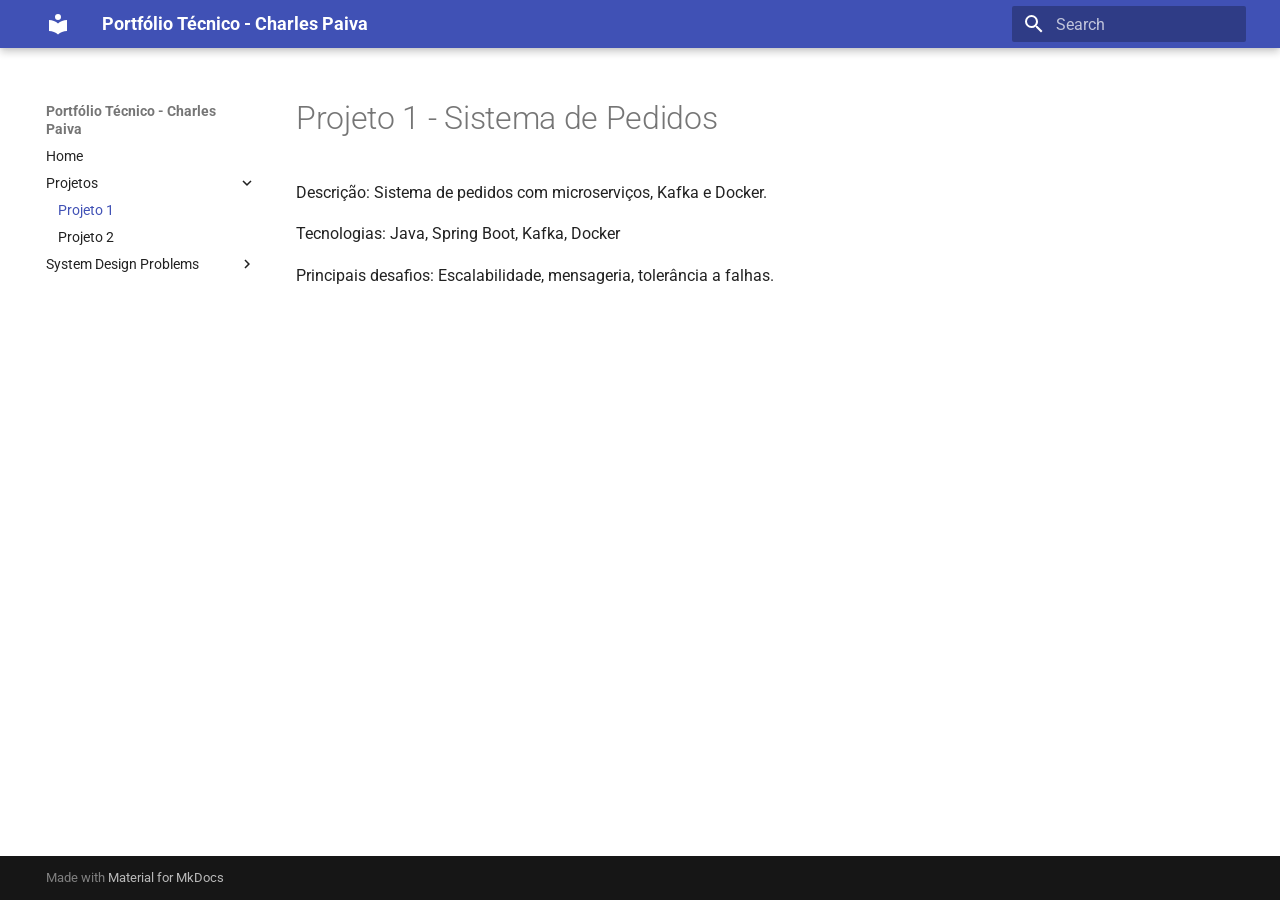
<file: projetos/projeto1/index.html>
<!doctype html>
<html lang="en" class="no-js">
  <head>
    
      <meta charset="utf-8">
      <meta name="viewport" content="width=device-width,initial-scale=1">
      
      
      
        <link rel="canonical" href="https://charlespaivadeveloper.github.io/portfolio-tecnico/projetos/projeto1/">
      
      
        <link rel="prev" href="../..">
      
      
        <link rel="next" href="../../system-design-problems/design-a-scheduled-digital-transaction-system/">
      
      
      <link rel="icon" href="../../assets/images/favicon.png">
      <meta name="generator" content="mkdocs-1.6.1, mkdocs-material-9.6.16">
    
    
      
        <title>Projeto 1 - Portfólio Técnico - Charles Paiva</title>
      
    
    
      <link rel="stylesheet" href="../../assets/stylesheets/main.7e37652d.min.css">
      
      


    
    
      
    
    
      
        
        
        <link rel="preconnect" href="https://fonts.gstatic.com" crossorigin>
        <link rel="stylesheet" href="https://fonts.googleapis.com/css?family=Roboto:300,300i,400,400i,700,700i%7CRoboto+Mono:400,400i,700,700i&display=fallback">
        <style>:root{--md-text-font:"Roboto";--md-code-font:"Roboto Mono"}</style>
      
    
    
    <script>__md_scope=new URL("../..",location),__md_hash=e=>[...e].reduce(((e,_)=>(e<<5)-e+_.charCodeAt(0)),0),__md_get=(e,_=localStorage,t=__md_scope)=>JSON.parse(_.getItem(t.pathname+"."+e)),__md_set=(e,_,t=localStorage,a=__md_scope)=>{try{t.setItem(a.pathname+"."+e,JSON.stringify(_))}catch(e){}}</script>
    
      

    
    
    
  </head>
  
  
    <body dir="ltr">
  
    
    <input class="md-toggle" data-md-toggle="drawer" type="checkbox" id="__drawer" autocomplete="off">
    <input class="md-toggle" data-md-toggle="search" type="checkbox" id="__search" autocomplete="off">
    <label class="md-overlay" for="__drawer"></label>
    <div data-md-component="skip">
      
        
        <a href="#projeto-1-sistema-de-pedidos" class="md-skip">
          Skip to content
        </a>
      
    </div>
    <div data-md-component="announce">
      
    </div>
    
    
      

  

<header class="md-header md-header--shadow" data-md-component="header">
  <nav class="md-header__inner md-grid" aria-label="Header">
    <a href="../.." title="Portfólio Técnico - Charles Paiva" class="md-header__button md-logo" aria-label="Portfólio Técnico - Charles Paiva" data-md-component="logo">
      
  
  <svg xmlns="http://www.w3.org/2000/svg" viewBox="0 0 24 24"><path d="M12 8a3 3 0 0 0 3-3 3 3 0 0 0-3-3 3 3 0 0 0-3 3 3 3 0 0 0 3 3m0 3.54C9.64 9.35 6.5 8 3 8v11c3.5 0 6.64 1.35 9 3.54 2.36-2.19 5.5-3.54 9-3.54V8c-3.5 0-6.64 1.35-9 3.54"/></svg>

    </a>
    <label class="md-header__button md-icon" for="__drawer">
      
      <svg xmlns="http://www.w3.org/2000/svg" viewBox="0 0 24 24"><path d="M3 6h18v2H3zm0 5h18v2H3zm0 5h18v2H3z"/></svg>
    </label>
    <div class="md-header__title" data-md-component="header-title">
      <div class="md-header__ellipsis">
        <div class="md-header__topic">
          <span class="md-ellipsis">
            Portfólio Técnico - Charles Paiva
          </span>
        </div>
        <div class="md-header__topic" data-md-component="header-topic">
          <span class="md-ellipsis">
            
              Projeto 1
            
          </span>
        </div>
      </div>
    </div>
    
    
      <script>var palette=__md_get("__palette");if(palette&&palette.color){if("(prefers-color-scheme)"===palette.color.media){var media=matchMedia("(prefers-color-scheme: light)"),input=document.querySelector(media.matches?"[data-md-color-media='(prefers-color-scheme: light)']":"[data-md-color-media='(prefers-color-scheme: dark)']");palette.color.media=input.getAttribute("data-md-color-media"),palette.color.scheme=input.getAttribute("data-md-color-scheme"),palette.color.primary=input.getAttribute("data-md-color-primary"),palette.color.accent=input.getAttribute("data-md-color-accent")}for(var[key,value]of Object.entries(palette.color))document.body.setAttribute("data-md-color-"+key,value)}</script>
    
    
    
      
      
        <label class="md-header__button md-icon" for="__search">
          
          <svg xmlns="http://www.w3.org/2000/svg" viewBox="0 0 24 24"><path d="M9.5 3A6.5 6.5 0 0 1 16 9.5c0 1.61-.59 3.09-1.56 4.23l.27.27h.79l5 5-1.5 1.5-5-5v-.79l-.27-.27A6.52 6.52 0 0 1 9.5 16 6.5 6.5 0 0 1 3 9.5 6.5 6.5 0 0 1 9.5 3m0 2C7 5 5 7 5 9.5S7 14 9.5 14 14 12 14 9.5 12 5 9.5 5"/></svg>
        </label>
        <div class="md-search" data-md-component="search" role="dialog">
  <label class="md-search__overlay" for="__search"></label>
  <div class="md-search__inner" role="search">
    <form class="md-search__form" name="search">
      <input type="text" class="md-search__input" name="query" aria-label="Search" placeholder="Search" autocapitalize="off" autocorrect="off" autocomplete="off" spellcheck="false" data-md-component="search-query" required>
      <label class="md-search__icon md-icon" for="__search">
        
        <svg xmlns="http://www.w3.org/2000/svg" viewBox="0 0 24 24"><path d="M9.5 3A6.5 6.5 0 0 1 16 9.5c0 1.61-.59 3.09-1.56 4.23l.27.27h.79l5 5-1.5 1.5-5-5v-.79l-.27-.27A6.52 6.52 0 0 1 9.5 16 6.5 6.5 0 0 1 3 9.5 6.5 6.5 0 0 1 9.5 3m0 2C7 5 5 7 5 9.5S7 14 9.5 14 14 12 14 9.5 12 5 9.5 5"/></svg>
        
        <svg xmlns="http://www.w3.org/2000/svg" viewBox="0 0 24 24"><path d="M20 11v2H8l5.5 5.5-1.42 1.42L4.16 12l7.92-7.92L13.5 5.5 8 11z"/></svg>
      </label>
      <nav class="md-search__options" aria-label="Search">
        
        <button type="reset" class="md-search__icon md-icon" title="Clear" aria-label="Clear" tabindex="-1">
          
          <svg xmlns="http://www.w3.org/2000/svg" viewBox="0 0 24 24"><path d="M19 6.41 17.59 5 12 10.59 6.41 5 5 6.41 10.59 12 5 17.59 6.41 19 12 13.41 17.59 19 19 17.59 13.41 12z"/></svg>
        </button>
      </nav>
      
    </form>
    <div class="md-search__output">
      <div class="md-search__scrollwrap" tabindex="0" data-md-scrollfix>
        <div class="md-search-result" data-md-component="search-result">
          <div class="md-search-result__meta">
            Initializing search
          </div>
          <ol class="md-search-result__list" role="presentation"></ol>
        </div>
      </div>
    </div>
  </div>
</div>
      
    
    
  </nav>
  
</header>
    
    <div class="md-container" data-md-component="container">
      
      
        
          
        
      
      <main class="md-main" data-md-component="main">
        <div class="md-main__inner md-grid">
          
            
              
              <div class="md-sidebar md-sidebar--primary" data-md-component="sidebar" data-md-type="navigation" >
                <div class="md-sidebar__scrollwrap">
                  <div class="md-sidebar__inner">
                    



<nav class="md-nav md-nav--primary" aria-label="Navigation" data-md-level="0">
  <label class="md-nav__title" for="__drawer">
    <a href="../.." title="Portfólio Técnico - Charles Paiva" class="md-nav__button md-logo" aria-label="Portfólio Técnico - Charles Paiva" data-md-component="logo">
      
  
  <svg xmlns="http://www.w3.org/2000/svg" viewBox="0 0 24 24"><path d="M12 8a3 3 0 0 0 3-3 3 3 0 0 0-3-3 3 3 0 0 0-3 3 3 3 0 0 0 3 3m0 3.54C9.64 9.35 6.5 8 3 8v11c3.5 0 6.64 1.35 9 3.54 2.36-2.19 5.5-3.54 9-3.54V8c-3.5 0-6.64 1.35-9 3.54"/></svg>

    </a>
    Portfólio Técnico - Charles Paiva
  </label>
  
  <ul class="md-nav__list" data-md-scrollfix>
    
      
      
  
  
  
  
    <li class="md-nav__item">
      <a href="../.." class="md-nav__link">
        
  
  
  <span class="md-ellipsis">
    Home
    
  </span>
  

      </a>
    </li>
  

    
      
      
  
  
    
  
  
  
    
    
    
    
    
    <li class="md-nav__item md-nav__item--active md-nav__item--nested">
      
        
        
        <input class="md-nav__toggle md-toggle " type="checkbox" id="__nav_2" checked>
        
          
          <label class="md-nav__link" for="__nav_2" id="__nav_2_label" tabindex="0">
            
  
  
  <span class="md-ellipsis">
    Projetos
    
  </span>
  

            <span class="md-nav__icon md-icon"></span>
          </label>
        
        <nav class="md-nav" data-md-level="1" aria-labelledby="__nav_2_label" aria-expanded="true">
          <label class="md-nav__title" for="__nav_2">
            <span class="md-nav__icon md-icon"></span>
            Projetos
          </label>
          <ul class="md-nav__list" data-md-scrollfix>
            
              
                
  
  
    
  
  
  
    <li class="md-nav__item md-nav__item--active">
      
      <input class="md-nav__toggle md-toggle" type="checkbox" id="__toc">
      
      
        
      
      
      <a href="./" class="md-nav__link md-nav__link--active">
        
  
  
  <span class="md-ellipsis">
    Projeto 1
    
  </span>
  

      </a>
      
    </li>
  

              
            
              
                
  
  
  
  
    <li class="md-nav__item">
      <a href="../projeto2.md" class="md-nav__link">
        
  
  
  <span class="md-ellipsis">
    Projeto 2
    
  </span>
  

      </a>
    </li>
  

              
            
          </ul>
        </nav>
      
    </li>
  

    
      
      
  
  
  
  
    
    
    
    
    
    <li class="md-nav__item md-nav__item--nested">
      
        
        
        <input class="md-nav__toggle md-toggle " type="checkbox" id="__nav_3" >
        
          
          <label class="md-nav__link" for="__nav_3" id="__nav_3_label" tabindex="0">
            
  
  
  <span class="md-ellipsis">
    System Design Problems
    
  </span>
  

            <span class="md-nav__icon md-icon"></span>
          </label>
        
        <nav class="md-nav" data-md-level="1" aria-labelledby="__nav_3_label" aria-expanded="false">
          <label class="md-nav__title" for="__nav_3">
            <span class="md-nav__icon md-icon"></span>
            System Design Problems
          </label>
          <ul class="md-nav__list" data-md-scrollfix>
            
              
                
  
  
  
  
    <li class="md-nav__item">
      <a href="../../system-design-problems/design-a-scheduled-digital-transaction-system/" class="md-nav__link">
        
  
  
  <span class="md-ellipsis">
    Design a scheduled digital transaction system
    
  </span>
  

      </a>
    </li>
  

              
            
          </ul>
        </nav>
      
    </li>
  

    
  </ul>
</nav>
                  </div>
                </div>
              </div>
            
            
              
              <div class="md-sidebar md-sidebar--secondary" data-md-component="sidebar" data-md-type="toc" >
                <div class="md-sidebar__scrollwrap">
                  <div class="md-sidebar__inner">
                    

<nav class="md-nav md-nav--secondary" aria-label="Table of contents">
  
  
  
    
  
  
</nav>
                  </div>
                </div>
              </div>
            
          
          
            <div class="md-content" data-md-component="content">
              <article class="md-content__inner md-typeset">
                
                  



<h1 id="projeto-1-sistema-de-pedidos">Projeto 1 - Sistema de Pedidos</h1>
<p>Descrição: Sistema de pedidos com microserviços, Kafka e Docker.</p>
<p>Tecnologias: Java, Spring Boot, Kafka, Docker</p>
<p>Principais desafios: Escalabilidade, mensageria, tolerância a falhas.</p>












                
              </article>
            </div>
          
          
<script>var target=document.getElementById(location.hash.slice(1));target&&target.name&&(target.checked=target.name.startsWith("__tabbed_"))</script>
        </div>
        
      </main>
      
        <footer class="md-footer">
  
  <div class="md-footer-meta md-typeset">
    <div class="md-footer-meta__inner md-grid">
      <div class="md-copyright">
  
  
    Made with
    <a href="https://squidfunk.github.io/mkdocs-material/" target="_blank" rel="noopener">
      Material for MkDocs
    </a>
  
</div>
      
    </div>
  </div>
</footer>
      
    </div>
    <div class="md-dialog" data-md-component="dialog">
      <div class="md-dialog__inner md-typeset"></div>
    </div>
    
    
    
      
      <script id="__config" type="application/json">{"base": "../..", "features": [], "search": "../../assets/javascripts/workers/search.d50fe291.min.js", "tags": null, "translations": {"clipboard.copied": "Copied to clipboard", "clipboard.copy": "Copy to clipboard", "search.result.more.one": "1 more on this page", "search.result.more.other": "# more on this page", "search.result.none": "No matching documents", "search.result.one": "1 matching document", "search.result.other": "# matching documents", "search.result.placeholder": "Type to start searching", "search.result.term.missing": "Missing", "select.version": "Select version"}, "version": null}</script>
    
    
      <script src="../../assets/javascripts/bundle.50899def.min.js"></script>
      
    
  </body>
</html>
</file>
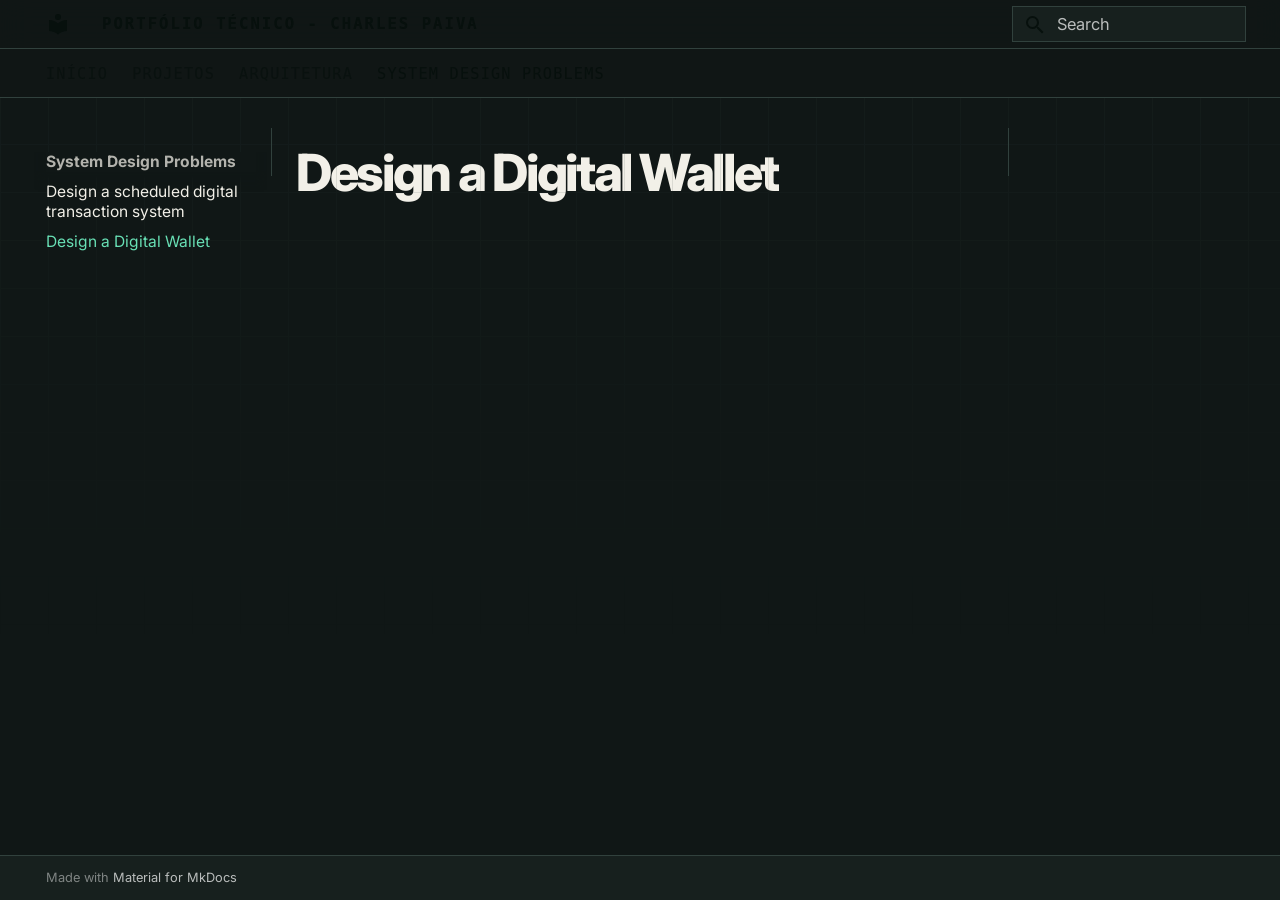
<file: system-design-problems/design-a-digital-wallet/index.html>
<!doctype html>
<html lang="en" class="no-js">
  <head>
    
      <meta charset="utf-8">
      <meta name="viewport" content="width=device-width,initial-scale=1">
      
      
      
        <link rel="canonical" href="https://charlespaivadeveloper.github.io/portfolio-tecnico/system-design-problems/design-a-digital-wallet/">
      
      
        <link rel="prev" href="../design-a-scheduled-digital-transaction-system/">
      
      
      
        
      
      
      <link rel="icon" href="../../assets/images/favicon.png">
      <meta name="generator" content="mkdocs-1.6.1, mkdocs-material-9.8.2">
    
    
      
        <title>Design a Digital Wallet - Portfólio Técnico - Charles Paiva</title>
      
    
    
      <link rel="stylesheet" href="../../assets/stylesheets/main.57a0d79d.min.css">
      
        
        <link rel="stylesheet" href="../../assets/stylesheets/palette.fb2fffe2.min.css">
      
      


    
    
      
    
    
      
        
        
        <link rel="preconnect" href="https://fonts.gstatic.com" crossorigin>
        <link rel="stylesheet" href="https://fonts.googleapis.com/css?family=Inter:300,300i,400,400i,700,700i%7CJetBrains+Mono:400,400i,700,700i&display=fallback">
        <style>:root{--md-text-font:"Inter";--md-code-font:"JetBrains Mono"}</style>
      
    
    
      <link rel="stylesheet" href="../../stylesheets/extra.css">
    
    <script>__md_scope=new URL("../..",location),__md_hash=e=>[...e].reduce(((e,_)=>(e<<5)-e+_.charCodeAt(0)),0),__md_get=(e,_=localStorage,t=__md_scope)=>JSON.parse(_.getItem(t.pathname+"."+e)),__md_set=(e,_,t=localStorage,a=__md_scope)=>{try{t.setItem(a.pathname+"."+e,JSON.stringify(_))}catch(e){}}</script>
    
      

    
    
  </head>
  
  
    
    
    
    
    
    <body dir="ltr" data-md-color-scheme="slate" data-md-color-primary="indigo" data-md-color-accent="indigo">
  
    
    <input class="md-toggle" data-md-toggle="drawer" type="checkbox" id="__drawer" autocomplete="off">
    <input class="md-toggle" data-md-toggle="search" type="checkbox" id="__search" autocomplete="off">
    <label class="md-overlay" for="__drawer"></label>
    <div data-md-component="skip">
      
        
        <a href="#design-a-digital-wallet" class="md-skip">
          Skip to content
        </a>
      
    </div>
    <div data-md-component="announce">
      
    </div>
    
    
      

<header class="md-header" data-md-component="header">
  <nav class="md-header__inner md-grid" aria-label="Header">
    <a href="../.." title="Portfólio Técnico - Charles Paiva" class="md-header__button md-logo" aria-label="Portfólio Técnico - Charles Paiva" data-md-component="logo">
      
  
  <svg xmlns="http://www.w3.org/2000/svg" viewBox="0 0 24 24"><path d="M12 8a3 3 0 0 0 3-3 3 3 0 0 0-3-3 3 3 0 0 0-3 3 3 3 0 0 0 3 3m0 3.54C9.64 9.35 6.5 8 3 8v11c3.5 0 6.64 1.35 9 3.54 2.36-2.19 5.5-3.54 9-3.54V8c-3.5 0-6.64 1.35-9 3.54"/></svg>

    </a>
    <label class="md-header__button md-icon" for="__drawer">
      
      <svg xmlns="http://www.w3.org/2000/svg" viewBox="0 0 24 24"><path d="M3 6h18v2H3zm0 5h18v2H3zm0 5h18v2H3z"/></svg>
    </label>
    <div class="md-header__title" data-md-component="header-title">
      <div class="md-header__ellipsis">
        <div class="md-header__topic">
          <span class="md-ellipsis">
            Portfólio Técnico - Charles Paiva
          </span>
        </div>
        <div class="md-header__topic" data-md-component="header-topic">
          <span class="md-ellipsis">
            
              Design a Digital Wallet
            
          </span>
        </div>
      </div>
    </div>
    
      
    
    
    
    
      
      
        <label class="md-header__button md-icon" for="__search">
          
          <svg xmlns="http://www.w3.org/2000/svg" viewBox="0 0 24 24"><path d="M9.5 3A6.5 6.5 0 0 1 16 9.5c0 1.61-.59 3.09-1.56 4.23l.27.27h.79l5 5-1.5 1.5-5-5v-.79l-.27-.27A6.52 6.52 0 0 1 9.5 16 6.5 6.5 0 0 1 3 9.5 6.5 6.5 0 0 1 9.5 3m0 2C7 5 5 7 5 9.5S7 14 9.5 14 14 12 14 9.5 12 5 9.5 5"/></svg>
        </label>
        <div class="md-search" data-md-component="search" role="dialog">
  <label class="md-search__overlay" for="__search"></label>
  <div class="md-search__inner" role="search">
    <form class="md-search__form" name="search">
      <input type="text" class="md-search__input" name="query" aria-label="Search" placeholder="Search" autocapitalize="off" autocorrect="off" autocomplete="off" spellcheck="false" data-md-component="search-query" required>
      <label class="md-search__icon md-icon" for="__search">
        
        <svg xmlns="http://www.w3.org/2000/svg" viewBox="0 0 24 24"><path d="M9.5 3A6.5 6.5 0 0 1 16 9.5c0 1.61-.59 3.09-1.56 4.23l.27.27h.79l5 5-1.5 1.5-5-5v-.79l-.27-.27A6.52 6.52 0 0 1 9.5 16 6.5 6.5 0 0 1 3 9.5 6.5 6.5 0 0 1 9.5 3m0 2C7 5 5 7 5 9.5S7 14 9.5 14 14 12 14 9.5 12 5 9.5 5"/></svg>
        
        <svg xmlns="http://www.w3.org/2000/svg" viewBox="0 0 24 24"><path d="M20 11v2H8l5.5 5.5-1.42 1.42L4.16 12l7.92-7.92L13.5 5.5 8 11z"/></svg>
      </label>
      <nav class="md-search__options" aria-label="Search">
        
        <button type="reset" class="md-search__icon md-icon" title="Clear" aria-label="Clear" tabindex="-1">
          
          <svg xmlns="http://www.w3.org/2000/svg" viewBox="0 0 24 24"><path d="M19 6.41 17.59 5 12 10.59 6.41 5 5 6.41 10.59 12 5 17.59 6.41 19 12 13.41 17.59 19 19 17.59 13.41 12z"/></svg>
        </button>
      </nav>
      
    </form>
    <div class="md-search__output">
      <div class="md-search__scrollwrap" tabindex="0" data-md-scrollfix>
        <div class="md-search-result" data-md-component="search-result">
          <div class="md-search-result__meta">
            Initializing search
          </div>
          <ol class="md-search-result__list" role="presentation"></ol>
        </div>
      </div>
    </div>
  </div>
</div>
      
    
    
  </nav>
  
</header>
    
    <div class="md-container" data-md-component="container">
      
      
        
          
            
<nav class="md-tabs" aria-label="Tabs" data-md-component="tabs">
  <div class="md-grid">
    <ul class="md-tabs__list">
      
        
  
  
  
  
    <li class="md-tabs__item">
      <a href="../.." class="md-tabs__link">
        
  
  
    
  
  Início

      </a>
    </li>
  

      
        
  
  
  
  
    
    
      <li class="md-tabs__item">
        <a href="../../projetos/enterprise-rag-java/" class="md-tabs__link">
          
  
  
  Projetos

        </a>
      </li>
    
  

      
        
  
  
  
  
    
    
      <li class="md-tabs__item">
        <a href="../../arquitetura/" class="md-tabs__link">
          
  
  
  Arquitetura

        </a>
      </li>
    
  

      
        
  
  
  
    
  
  
    
    
      <li class="md-tabs__item md-tabs__item--active">
        <a href="../design-a-scheduled-digital-transaction-system/" class="md-tabs__link">
          
  
  
  System Design Problems

        </a>
      </li>
    
  

      
    </ul>
  </div>
</nav>
          
        
      
      <main class="md-main" data-md-component="main">
        <div class="md-main__inner md-grid">
          
            
              
              <div class="md-sidebar md-sidebar--primary" data-md-component="sidebar" data-md-type="navigation" >
                <div class="md-sidebar__scrollwrap">
                  <div class="md-sidebar__inner">
                    


  


<nav class="md-nav md-nav--primary md-nav--lifted" aria-label="Navigation" data-md-level="0">
  <label class="md-nav__title" for="__drawer">
    <a href="../.." title="Portfólio Técnico - Charles Paiva" class="md-nav__button md-logo" aria-label="Portfólio Técnico - Charles Paiva" data-md-component="logo">
      
  
  <svg xmlns="http://www.w3.org/2000/svg" viewBox="0 0 24 24"><path d="M12 8a3 3 0 0 0 3-3 3 3 0 0 0-3-3 3 3 0 0 0-3 3 3 3 0 0 0 3 3m0 3.54C9.64 9.35 6.5 8 3 8v11c3.5 0 6.64 1.35 9 3.54 2.36-2.19 5.5-3.54 9-3.54V8c-3.5 0-6.64 1.35-9 3.54"/></svg>

    </a>
    Portfólio Técnico - Charles Paiva
  </label>
  
  <ul class="md-nav__list" data-md-scrollfix>
    
      
      
  
  
  
  
    <li class="md-nav__item">
      <a href="../.." class="md-nav__link">
        
  
  
  <span class="md-ellipsis">
    
  
    Início
  

    
  </span>
  
  

      </a>
    </li>
  

    
      
      
  
  
  
  
    
    
    
    
      
      
        
      
    
    
    <li class="md-nav__item md-nav__item--nested">
      
        
        
        <input class="md-nav__toggle md-toggle " type="checkbox" id="__nav_2" >
        
          
          <label class="md-nav__link" for="__nav_2" id="__nav_2_label" tabindex="0">
            
  
  
  <span class="md-ellipsis">
    
  
    Projetos
  

    
  </span>
  
  

            <span class="md-nav__icon md-icon"></span>
          </label>
        
        <nav class="md-nav" data-md-level="1" aria-labelledby="__nav_2_label" aria-expanded="false">
          <label class="md-nav__title" for="__nav_2">
            <span class="md-nav__icon md-icon"></span>
            
  
    Projetos
  

          </label>
          <ul class="md-nav__list" data-md-scrollfix>
            
              
                
  
  
  
  
    <li class="md-nav__item">
      <a href="../../projetos/enterprise-rag-java/" class="md-nav__link">
        
  
  
  <span class="md-ellipsis">
    
  
    Enterprise RAG Java
  

    
  </span>
  
  

      </a>
    </li>
  

              
            
              
                
  
  
  
  
    <li class="md-nav__item">
      <a href="../../projetos/spring-ai-mcp-clean/" class="md-nav__link">
        
  
  
  <span class="md-ellipsis">
    
  
    Spring AI MCP Clean
  

    
  </span>
  
  

      </a>
    </li>
  

              
            
              
                
  
  
  
  
    <li class="md-nav__item">
      <a href="../../projetos/nomad-tax-calculation-engine/" class="md-nav__link">
        
  
  
  <span class="md-ellipsis">
    
  
    Nomad Tax Calculation Engine
  

    
  </span>
  
  

      </a>
    </li>
  

              
            
          </ul>
        </nav>
      
    </li>
  

    
      
      
  
  
  
  
    
    
    
    
      
      
        
      
    
    
    <li class="md-nav__item md-nav__item--nested">
      
        
        
        <input class="md-nav__toggle md-toggle " type="checkbox" id="__nav_3" >
        
          
          <label class="md-nav__link" for="__nav_3" id="__nav_3_label" tabindex="0">
            
  
  
  <span class="md-ellipsis">
    
  
    Arquitetura
  

    
  </span>
  
  

            <span class="md-nav__icon md-icon"></span>
          </label>
        
        <nav class="md-nav" data-md-level="1" aria-labelledby="__nav_3_label" aria-expanded="false">
          <label class="md-nav__title" for="__nav_3">
            <span class="md-nav__icon md-icon"></span>
            
  
    Arquitetura
  

          </label>
          <ul class="md-nav__list" data-md-scrollfix>
            
              
                
  
  
  
  
    <li class="md-nav__item">
      <a href="../../arquitetura/" class="md-nav__link">
        
  
  
  <span class="md-ellipsis">
    
  
    Decisões e Diagramas
  

    
  </span>
  
  

      </a>
    </li>
  

              
            
          </ul>
        </nav>
      
    </li>
  

    
      
      
  
  
    
  
  
  
    
    
    
    
      
        
        
      
      
        
      
    
    
    <li class="md-nav__item md-nav__item--active md-nav__item--section md-nav__item--nested">
      
        
        
        <input class="md-nav__toggle md-toggle " type="checkbox" id="__nav_4" checked>
        
          
          <label class="md-nav__link" for="__nav_4" id="__nav_4_label" tabindex="">
            
  
  
  <span class="md-ellipsis">
    
  
    System Design Problems
  

    
  </span>
  
  

            <span class="md-nav__icon md-icon"></span>
          </label>
        
        <nav class="md-nav" data-md-level="1" aria-labelledby="__nav_4_label" aria-expanded="true">
          <label class="md-nav__title" for="__nav_4">
            <span class="md-nav__icon md-icon"></span>
            
  
    System Design Problems
  

          </label>
          <ul class="md-nav__list" data-md-scrollfix>
            
              
                
  
  
  
  
    <li class="md-nav__item">
      <a href="../design-a-scheduled-digital-transaction-system/" class="md-nav__link">
        
  
  
  <span class="md-ellipsis">
    
  
    Design a scheduled digital transaction system
  

    
  </span>
  
  

      </a>
    </li>
  

              
            
              
                
  
  
    
  
  
  
    <li class="md-nav__item md-nav__item--active">
      
      <input class="md-nav__toggle md-toggle" type="checkbox" id="__toc">
      
      
        
      
      
      <a href="./" class="md-nav__link md-nav__link--active">
        
  
  
  <span class="md-ellipsis">
    
  
    Design a Digital Wallet
  

    
  </span>
  
  

      </a>
      
    </li>
  

              
            
          </ul>
        </nav>
      
    </li>
  

    
  </ul>
</nav>
                  </div>
                </div>
              </div>
            
            
              
              <div class="md-sidebar md-sidebar--secondary" data-md-component="sidebar" data-md-type="toc" >
                <div class="md-sidebar__scrollwrap">
                  <div class="md-sidebar__inner">
                    

<nav class="md-nav md-nav--secondary" aria-label="Table of contents">
  
  
  
    
  
  
</nav>
                  </div>
                </div>
              </div>
            
          
          
            <div class="md-content" data-md-component="content">
              
              <article class="md-content__inner md-typeset">
                
                  



<h1 id="design-a-digital-wallet">Design a Digital Wallet<a class="headerlink" href="#design-a-digital-wallet" title="Permanent link">&para;</a></h1>
<!-- TODO: conteúdo pendente -->












                
              </article>
            </div>
          
          
<script>var target=document.getElementById(location.hash.slice(1));target&&target.name&&(target.checked=target.name.startsWith("__tabbed_"))</script>
        </div>
        
          <button type="button" class="md-top md-icon" data-md-component="top" hidden>
  
  <svg xmlns="http://www.w3.org/2000/svg" viewBox="0 0 24 24"><path d="M13 20h-2V8l-5.5 5.5-1.42-1.42L12 4.16l7.92 7.92-1.42 1.42L13 8z"/></svg>
  Back to top
</button>
        
      </main>
      
        <footer class="md-footer">
  
  <div class="md-footer-meta md-typeset">
    <div class="md-footer-meta__inner md-grid">
      <div class="md-copyright">
  
  
    Made with
    <a href="https://squidfunk.github.io/mkdocs-material/" target="_blank" rel="noopener">
      Material for MkDocs
    </a>
  
</div>
      
    </div>
  </div>
</footer>
      
    </div>
    <div class="md-dialog" data-md-component="dialog">
      <div class="md-dialog__inner md-typeset"></div>
    </div>
    
    
    
      
      
      <script id="__config" type="application/json">{"annotate": null, "base": "../..", "features": ["content.code.copy", "navigation.sections", "navigation.tabs", "navigation.top"], "search": "../../assets/javascripts/workers/search.a7633da7.min.js", "tags": null, "translations": {"clipboard.copied": "Copied to clipboard", "clipboard.copy": "Copy to clipboard", "search.result.more.one": "1 more on this page", "search.result.more.other": "# more on this page", "search.result.none": "No matching documents", "search.result.one": "1 matching document", "search.result.other": "# matching documents", "search.result.placeholder": "Type to start searching", "search.result.term.missing": "Missing", "select.version": "Select version"}, "version": null}</script>
    
    
      <script src="../../assets/javascripts/bundle.a5f9d56c.min.js"></script>
      
    
  </body>
</html>
</file>
<file: stylesheets/extra.css>
/* ── Custom properties ───────────────────────────── */
:root {
  --porto-ink:     #f2f0e8;
  --porto-muted:   #aab4ae;
  --porto-surface: #101716;
  --porto-surf2:   #17201e;
  --porto-line:    #31413d;
  --porto-accent:  #68e0b5;
  --porto-warm:    #f4bb62;
}

/* ── Material color scheme override ─────────────── */
[data-md-color-scheme="slate"] {
  --md-default-bg-color:           #101716;
  --md-default-bg-color--light:    #17201e;
  --md-default-fg-color:           #f2f0e8;
  --md-default-fg-color--light:    rgba(242,240,232,.72);
  --md-default-fg-color--lighter:  rgba(242,240,232,.48);
  --md-default-fg-color--lightest: rgba(242,240,232,.12);
  --md-primary-fg-color:           #68e0b5;
  --md-primary-bg-color:           #07100d;
  --md-accent-fg-color:            #68e0b5;
  --md-code-bg-color:              #17201e;
  --md-code-fg-color:              #f2f0e8;
  --md-typeset-a-color:            #68e0b5;
  --md-admonition-bg-color:        #17201e;
  --md-typeset-table-color:        rgba(49,65,61,.4);
  --md-shadow-z1: none;
  --md-shadow-z2: none;
  --md-shadow-z3: none;
}

/* ── Background grid ─────────────────────────────── */
body::before {
  content: "";
  position: fixed;
  inset: 0;
  pointer-events: none;
  z-index: 0;
  opacity: .17;
  background-image:
    linear-gradient(var(--porto-line) 1px, transparent 1px),
    linear-gradient(90deg, var(--porto-line) 1px, transparent 1px);
  background-size: 48px 48px;
  mask-image: linear-gradient(to bottom, black, transparent 72%);
  -webkit-mask-image: linear-gradient(to bottom, black, transparent 72%);
}

/* ── Header ──────────────────────────────────────── */
.md-header {
  background: rgba(16, 23, 22, .94) !important;
  backdrop-filter: blur(14px);
  -webkit-backdrop-filter: blur(14px);
  border-bottom: 1px solid var(--porto-line) !important;
  box-shadow: none !important;
}

.md-header[data-md-state="shadow"] {
  box-shadow: none !important;
}

.md-header__title {
  font-family: ui-monospace, SFMono-Regular, Consolas, monospace !important;
  font-weight: 700;
  letter-spacing: .13em;
  font-size: .78rem;
  text-transform: uppercase;
}

.md-tabs {
  background: rgba(16, 23, 22, .94) !important;
  border-bottom: 1px solid var(--porto-line);
}

.md-tabs__link {
  font-size: .76rem;
  font-family: ui-monospace, SFMono-Regular, Consolas, monospace;
  letter-spacing: .08em;
  text-transform: uppercase;
  opacity: .65;
}

.md-tabs__link--active,
.md-tabs__link:hover {
  opacity: 1;
}

/* ── Navigation ──────────────────────────────────── */
.md-nav {
  font-size: .78rem;
}

.md-nav__title {
  font-family: ui-monospace, SFMono-Regular, Consolas, monospace;
  font-size: .68rem;
  letter-spacing: .1em;
  text-transform: uppercase;
  color: var(--porto-accent);
}

.md-nav__link--active {
  color: var(--porto-accent) !important;
}

/* ── Sidebar ─────────────────────────────────────── */
.md-sidebar {
  border-right: 1px solid var(--porto-line);
}

.md-sidebar--secondary {
  border-right: none;
  border-left: 1px solid var(--porto-line);
}

/* ── Typography ──────────────────────────────────── */
.md-typeset h1 {
  color: var(--porto-ink);
  font-weight: 800;
  font-size: clamp(1.9rem, 4vw, 3.4rem);
  line-height: .95;
  letter-spacing: -.045em;
  margin-top: 0;
}

.md-typeset h2 {
  color: var(--porto-ink);
  font-weight: 800;
  font-size: clamp(1.4rem, 2.5vw, 2.2rem);
  line-height: 1;
  letter-spacing: -.04em;
  border-bottom: 1px solid var(--porto-line);
  padding-bottom: .45em;
}

.md-typeset h3 {
  font-size: 1.1rem;
  letter-spacing: -.02em;
}

/* ── Tables ──────────────────────────────────────── */
.md-typeset table:not([class]) {
  border: 1px solid var(--porto-line);
  border-radius: 0;
  box-shadow: none;
  font-size: .88rem;
}

.md-typeset table:not([class]) th {
  background: var(--porto-surf2);
  border-bottom: 1px solid var(--porto-line);
  color: var(--porto-accent);
  font-family: ui-monospace, SFMono-Regular, Consolas, monospace;
  font-size: .68rem;
  font-weight: 700;
  text-transform: uppercase;
  letter-spacing: .1em;
  padding: 10px 14px;
}

.md-typeset table:not([class]) td {
  border-bottom: 1px solid var(--porto-line);
  padding: 10px 14px;
  vertical-align: top;
}

.md-typeset table:not([class]) tr:last-child td {
  border-bottom: 0;
}

.md-typeset table:not([class]) tr:hover td {
  background: var(--porto-surf2);
}

/* ── Code ────────────────────────────────────────── */
.md-typeset pre {
  border: 1px solid var(--porto-line);
  border-radius: 0 !important;
  box-shadow: none;
}

.md-typeset pre > code {
  border-radius: 0;
}

.md-typeset :not(pre) > code {
  color: var(--porto-warm);
  background: var(--porto-surf2);
  border-radius: 0;
  padding: .1em .35em;
  font-size: .84em;
}

.md-clipboard {
  color: var(--porto-muted) !important;
}

/* ── Admonitions ─────────────────────────────────── */
.md-typeset .admonition,
.md-typeset details {
  border-radius: 0 !important;
  box-shadow: none;
  border: 1px solid var(--porto-line);
  border-left-width: 3px;
}

.md-typeset .admonition.warning,
.md-typeset details.warning {
  border-left-color: var(--porto-warm);
}

.md-typeset .admonition-title::before,
.md-typeset summary::before {
  border-radius: 0;
}

/* ── Search ──────────────────────────────────────── */
.md-search__form {
  border-radius: 0 !important;
  background: var(--porto-surf2) !important;
  border: 1px solid var(--porto-line) !important;
}

.md-search__input {
  font-size: .82rem;
}

/* ── Footer ──────────────────────────────────────── */
.md-footer {
  background: var(--porto-surface);
  border-top: 1px solid var(--porto-line);
}

.md-footer-meta {
  background: var(--porto-surf2);
}

/* ── Grid cards (Material built-in) ─────────────── */
.md-typeset .grid.cards > ul > li,
.md-typeset .grid.cards > ol > li {
  border: 1px solid var(--porto-line) !important;
  border-radius: 0 !important;
  box-shadow: none !important;
  background: var(--porto-surface);
  transition: background .18s ease;
}

.md-typeset .grid.cards > ul > li:hover,
.md-typeset .grid.cards > ol > li:hover {
  background: var(--porto-surf2);
}

/* ════════════════════════════════════════════════════
   HOME PAGE — portal sections
   ════════════════════════════════════════════════════ */

/* Hero ─────────────────────────────────────────────── */
.porto-hero {
  padding: 72px 0 56px;
}

.porto-eyebrow {
  color: var(--porto-accent);
  text-transform: uppercase;
  letter-spacing: .18em;
  font: 700 .74rem/1.4 ui-monospace, SFMono-Regular, Consolas, monospace;
  display: flex;
  align-items: center;
  gap: 12px;
  margin-bottom: 22px;
}

.porto-eyebrow::before {
  content: "";
  display: block;
  width: 42px;
  height: 1px;
  background: var(--porto-accent);
  flex-shrink: 0;
}

.porto-hero .md-typeset h1,
.porto-h1 {
  max-width: 1050px;
  font-size: clamp(3rem, 7.5vw, 7rem) !important;
  line-height: .93 !important;
  letter-spacing: -.065em !important;
  margin: 0 0 26px !important;
  border: none !important;
  color: var(--porto-ink) !important;
}

.porto-hero .md-typeset h1 em,
.porto-h1 em {
  color: var(--porto-warm);
  font-family: Georgia, "Times New Roman", serif;
  font-weight: 400;
  font-style: italic;
}

.porto-copy {
  max-width: 680px;
  color: var(--porto-muted);
  font-size: clamp(1rem, 1.8vw, 1.2rem);
  margin-bottom: 34px;
  line-height: 1.55;
}

.porto-actions {
  display: flex;
  flex-wrap: wrap;
  gap: 12px;
}

.porto-btn {
  display: inline-flex;
  align-items: center;
  justify-content: center;
  min-height: 48px;
  padding: 0 20px;
  border: 1px solid var(--porto-line);
  text-decoration: none !important;
  font-weight: 700;
  font-size: .88rem;
  color: var(--porto-ink) !important;
  transition: border-color .15s, background .15s;
  border-radius: 0;
}

.porto-btn:hover {
  border-color: var(--porto-ink);
}

.porto-btn--primary {
  background: var(--porto-accent);
  border-color: var(--porto-accent);
  color: #07100d !important;
}

.porto-btn--primary:hover {
  background: #8be8c7;
  border-color: #8be8c7;
}

/* Metrics ──────────────────────────────────────────── */
.porto-metrics {
  display: grid;
  grid-template-columns: repeat(4, 1fr);
  margin-bottom: 80px;
}

.porto-metrics article {
  min-height: 136px;
  padding: 24px;
  border: 1px solid var(--porto-line);
  border-right: 0;
  background: var(--porto-surface);
}

.porto-metrics article:last-child {
  border-right: 1px solid var(--porto-line);
}

.porto-metrics strong {
  display: block;
  color: var(--porto-warm);
  font-size: clamp(2rem, 4vw, 3.5rem);
  letter-spacing: -.055em;
  line-height: 1;
  margin-bottom: 8px;
  font-weight: 800;
}

.porto-metrics span {
  color: var(--porto-muted);
  font-size: .82rem;
}

/* Signal panel ─────────────────────────────────────── */
.porto-signal {
  padding: 44px;
  background: var(--porto-accent);
  color: #07100d;
  margin-bottom: 80px;
  display: grid;
  grid-template-columns: 1fr 1.25fr;
  gap: 40px 70px;
}

.porto-signal-kicker {
  color: #17392e;
  text-transform: uppercase;
  letter-spacing: .18em;
  font: 700 .74rem/1.4 ui-monospace, SFMono-Regular, Consolas, monospace;
  margin-bottom: 14px;
}

.porto-signal h2 {
  font-size: clamp(2rem, 4.5vw, 4rem) !important;
  line-height: 1 !important;
  letter-spacing: -.045em !important;
  color: #07100d !important;
  border: none !important;
  padding: 0 !important;
  margin: 0 !important;
  font-weight: 800;
}

.porto-signal-body {
  align-self: end;
  margin: 0;
  font-size: 1rem;
  color: #17392e;
  line-height: 1.55;
}

.porto-signal-list {
  grid-column: 1 / -1;
  border-top: 1px solid rgba(7,16,13,.35);
  padding-top: 20px;
  display: flex;
  flex-wrap: wrap;
  justify-content: space-between;
  gap: 14px;
  font: 700 .78rem/1.4 ui-monospace, SFMono-Regular, Consolas, monospace;
  text-transform: uppercase;
  letter-spacing: .08em;
}

/* Section heading ──────────────────────────────────── */
.porto-section-kicker {
  color: var(--porto-accent);
  text-transform: uppercase;
  letter-spacing: .18em;
  font: 700 .74rem/1.4 ui-monospace, SFMono-Regular, Consolas, monospace;
  margin-bottom: 10px;
}

.porto-section-heading h2 {
  font-size: clamp(1.8rem, 3.5vw, 3rem) !important;
  letter-spacing: -.04em !important;
  border: none !important;
  padding: 0 !important;
  margin: 0 0 32px !important;
}

/* Project cards ────────────────────────────────────── */
.porto-cards {
  display: grid;
  grid-template-columns: repeat(3, 1fr);
  border-top: 1px solid var(--porto-line);
  border-left: 1px solid var(--porto-line);
  margin-bottom: 72px;
}

.porto-card {
  min-height: 360px;
  padding: 24px;
  border-right: 1px solid var(--porto-line);
  border-bottom: 1px solid var(--porto-line);
  display: flex;
  flex-direction: column;
  transition: background .18s ease;
}

.porto-card:hover {
  background: var(--porto-surf2);
}

.porto-card-topline {
  display: flex;
  flex-wrap: wrap;
  justify-content: space-between;
  align-items: center;
  gap: 8px;
  margin-bottom: 28px;
}

.porto-card-category {
  color: var(--porto-accent);
  font: 700 .65rem/1.3 ui-monospace, SFMono-Regular, Consolas, monospace;
  text-transform: uppercase;
  letter-spacing: .09em;
}

.porto-card-stage {
  border: 1px solid var(--porto-line);
  padding: 4px 7px;
  color: var(--porto-muted);
  font: 700 .64rem/1.3 ui-monospace, SFMono-Regular, Consolas, monospace;
  text-transform: uppercase;
  letter-spacing: .07em;
}

.porto-card h3 {
  font-size: 1.3rem;
  line-height: 1.1;
  letter-spacing: -.025em;
  margin-bottom: 10px;
  color: var(--porto-ink);
}

.porto-card-desc {
  color: var(--porto-muted);
  font-size: .9rem;
  line-height: 1.5;
  flex: 1;
  margin: 0;
}

.porto-card-tags {
  display: flex;
  flex-wrap: wrap;
  gap: 5px;
  margin: 14px 0 20px;
  padding: 0;
  list-style: none;
}

.porto-card-tags li {
  padding: 3px 7px;
  background: #22302d;
  color: #c6d1cd;
  font: .64rem/1.3 ui-monospace, SFMono-Regular, Consolas, monospace;
}

.porto-card-footer {
  margin-top: auto;
  padding-top: 16px;
  border-top: 1px solid var(--porto-line);
}

.porto-card-link {
  color: var(--porto-warm) !important;
  font-size: .82rem;
  font-weight: 700;
  text-decoration: none !important;
}

.porto-card-link:hover {
  text-decoration: underline !important;
  text-underline-offset: 4px;
}

/* System design section ────────────────────────────── */
.porto-sysdesign {
  margin-bottom: 24px;
}

.porto-sysdesign h2 {
  font-size: clamp(1.3rem, 2.5vw, 2rem) !important;
  border-bottom: 1px solid var(--porto-line) !important;
  padding-bottom: .45em !important;
  margin-bottom: 16px !important;
}

/* ── Responsive ──────────────────────────────────── */
@media (max-width: 960px) {
  .porto-metrics {
    grid-template-columns: repeat(2, 1fr);
  }
  .porto-metrics article:nth-child(2) {
    border-right: 1px solid var(--porto-line);
  }
  .porto-metrics article:nth-child(n+3) {
    border-top: 0;
  }
  .porto-signal {
    grid-template-columns: 1fr;
  }
  .porto-signal-list {
    grid-column: auto;
  }
  .porto-cards {
    grid-template-columns: repeat(2, 1fr);
  }
}

@media (max-width: 640px) {
  .porto-hero {
    padding-top: 48px;
  }
  .porto-btn {
    width: 100%;
  }
  .porto-metrics {
    grid-template-columns: 1fr 1fr;
  }
  .porto-metrics article {
    min-height: 110px;
    padding: 18px;
  }
  .porto-signal {
    padding: 28px 20px;
  }
  .porto-cards {
    grid-template-columns: 1fr;
  }
}

@media (prefers-reduced-motion: reduce) {
  *, *::before, *::after {
    transition-duration: .01ms !important;
  }
}
</file>
<file: assets/stylesheets/main.57a0d79d.min.css>
@charset "UTF-8";html{box-sizing:border-box;-webkit-text-size-adjust:none;-moz-text-size-adjust:none;text-size-adjust:none}*,:after,:before{box-sizing:inherit}@media(prefers-reduced-motion){*,:after,:before{transition:none!important}}body{margin:0;-webkit-font-smoothing:antialiased;-moz-osx-font-smoothing:grayscale;--md-text-font-family:var(--md-text-font, _),
    -apple-system, BlinkMacSystemFont, Helvetica, Arial, sans-serif;--md-code-font-family:var(--md-code-font, _),
    SFMono-Regular, Consolas, Menlo, monospace}.md-typeset code:not(.focus-visible),a,button,input,label{-webkit-tap-highlight-color:transparent}a{color:inherit;text-decoration:none}hr{box-sizing:initial;display:block;height:.05rem;padding:0;overflow:visible;border:0}small{font-size:80%}sub,sup{line-height:1em}img{border-style:none}table{border-spacing:0;border-collapse:initial}td,th{font-weight:400;vertical-align:top}button{padding:0;margin:0;font-family:inherit;font-size:inherit;background:#0000;border:0}input{border:0;outline:none}:root{--md-primary-fg-color:#4051b5;--md-primary-fg-color--light:#5d6cc0;--md-primary-fg-color--dark:#303fa1;--md-primary-bg-color:#fff;--md-primary-bg-color--light:#ffffffb3;--md-accent-fg-color:#526cfe;--md-accent-fg-color--transparent:#526cfe1a;--md-accent-bg-color:#fff;--md-accent-bg-color--light:#ffffffb3;--md-typeset-table-sort-icon:url("data:image/svg+xml;charset=utf-8,<svg xmlns='http://www.w3.org/2000/svg' viewBox='0 0 24 24'><path d='m18 21-4-4h3V7h-3l4-4 4 4h-3v10h3M2 19v-2h10v2M2 13v-2h7v2M2 7V5h4v2z'/></svg>");--md-typeset-table-sort-icon--asc:url("data:image/svg+xml;charset=utf-8,<svg xmlns='http://www.w3.org/2000/svg' viewBox='0 0 24 24'><path d='M19 17h3l-4 4-4-4h3V3h2M2 17h10v2H2M6 5v2H2V5m0 6h7v2H2z'/></svg>");--md-typeset-table-sort-icon--desc:url("data:image/svg+xml;charset=utf-8,<svg xmlns='http://www.w3.org/2000/svg' viewBox='0 0 24 24'><path d='M19 7h3l-4-4-4 4h3v14h2M2 17h10v2H2M6 5v2H2V5m0 6h7v2H2z'/></svg>")}[data-md-color-scheme=default]{color-scheme:light}[data-md-color-scheme=default] img[src$="#gh-dark-mode-only"],[data-md-color-scheme=default] img[src$="#only-dark"]{display:none}:root,[data-md-color-scheme=default]{--md-hue:225deg;--md-default-fg-color:#000000de;--md-default-fg-color--light:#0000008a;--md-default-fg-color--lighter:#00000052;--md-default-fg-color--lightest:#00000012;--md-default-bg-color:#fff;--md-default-bg-color--light:#ffffffb3;--md-default-bg-color--lighter:#ffffff4d;--md-default-bg-color--lightest:#ffffff1f;--md-code-fg-color:#36464e;--md-code-bg-color:#f5f5f5;--md-code-bg-color--light:#f5f5f5b3;--md-code-bg-color--lighter:#f5f5f54d;--md-code-hl-color:#4287ff;--md-code-hl-color--light:#4287ff1a;--md-code-hl-number-color:#d52a2a;--md-code-hl-special-color:#db1457;--md-code-hl-function-color:#a846b9;--md-code-hl-constant-color:#6e59d9;--md-code-hl-keyword-color:#3f6ec6;--md-code-hl-string-color:#1c7d4d;--md-code-hl-name-color:var(--md-code-fg-color);--md-code-hl-operator-color:var(--md-default-fg-color--light);--md-code-hl-punctuation-color:var(--md-default-fg-color--light);--md-code-hl-comment-color:var(--md-default-fg-color--light);--md-code-hl-generic-color:var(--md-default-fg-color--light);--md-code-hl-variable-color:var(--md-default-fg-color--light);--md-typeset-color:var(--md-default-fg-color);--md-typeset-a-color:var(--md-primary-fg-color);--md-typeset-del-color:#f5503d26;--md-typeset-ins-color:#0bd57026;--md-typeset-kbd-color:#fafafa;--md-typeset-kbd-accent-color:#fff;--md-typeset-kbd-border-color:#b8b8b8;--md-typeset-mark-color:#ffff0080;--md-typeset-table-color:#0000001f;--md-typeset-table-color--light:#00000009;--md-admonition-fg-color:var(--md-default-fg-color);--md-admonition-bg-color:var(--md-default-bg-color);--md-warning-fg-color:#000000de;--md-warning-bg-color:#ff9;--md-footer-fg-color:#fff;--md-footer-fg-color--light:#ffffffb3;--md-footer-fg-color--lighter:#ffffff73;--md-footer-bg-color:#000000de;--md-footer-bg-color--dark:#00000052;--md-shadow-z1:0 0.2rem 0.5rem #0000000d,
    0 0 0.05rem #0000001a;--md-shadow-z2:0 0.2rem 0.5rem #0000001a,
    0 0 0.05rem #00000040;--md-shadow-z3:0 0.2rem 0.5rem #0003,
    0 0 0.05rem #00000059}.md-icon svg{display:block;width:1.2rem;height:1.2rem;fill:currentcolor}aside,body,input{font-family:var(--md-text-font-family);font-feature-settings:"kern","liga";color:var(--md-typeset-color)}code,kbd,pre{font-family:var(--md-code-font-family);font-feature-settings:"kern"}.md-typeset{font-size:.8rem;line-height:1.6;overflow-wrap:break-word;-webkit-print-color-adjust:exact;color-adjust:exact}@media print{.md-typeset{font-size:.68rem}.md-typeset code,.md-typeset kbd,.md-typeset pre{white-space:pre-wrap}}.md-typeset blockquote,.md-typeset dl,.md-typeset figure,.md-typeset ol,.md-typeset pre,.md-typeset ul{margin-top:1em;margin-bottom:1em}.md-typeset h1{margin:0 0 1.25em;font-size:2em;line-height:1.3;color:var(--md-default-fg-color--light)}.md-typeset h1,.md-typeset h2{font-weight:300;letter-spacing:-.01em}.md-typeset h2{margin:1.6em 0 .64em;font-size:1.5625em;line-height:1.4}.md-typeset h3{margin:1.6em 0 .8em;font-size:1.25em;font-weight:400;line-height:1.5;letter-spacing:-.01em}.md-typeset h2+h3{margin-top:.8em}.md-typeset h4{margin:1em 0;font-weight:700;letter-spacing:-.01em}.md-typeset h5,.md-typeset h6{margin:1.25em 0;font-size:.8em;font-weight:700;color:var(--md-default-fg-color--light);letter-spacing:-.01em}.md-typeset h5{text-transform:uppercase}.md-typeset h5 code{text-transform:none}.md-typeset hr{display:flow-root;margin:1.5em 0;border-bottom:.05rem solid var(--md-default-fg-color--lightest)}.md-typeset a{color:var(--md-typeset-a-color);word-break:break-word}.md-typeset a,.md-typeset a:before{transition:color 125ms}.md-typeset a:focus,.md-typeset a:hover{color:var(--md-accent-fg-color)}.md-typeset a:focus code,.md-typeset a:hover code{color:var(--md-accent-fg-color);background-color:var(--md-accent-fg-color--transparent)}.md-typeset a code{color:var(--md-typeset-a-color)}.md-typeset a.focus-visible{outline-color:var(--md-accent-fg-color);outline-offset:.2rem}.md-typeset code,.md-typeset kbd,.md-typeset pre{font-variant-ligatures:none;color:var(--md-code-fg-color);direction:ltr;transition:background-color 125ms}.md-typeset code{padding:0 .2941176471em;font-size:.85em;word-break:break-word;background-color:var(--md-code-bg-color);border-radius:.1rem;-webkit-box-decoration-break:clone;box-decoration-break:clone;transition:color 125ms,background-color 125ms}.md-typeset code:not(.focus-visible){outline:none}.md-typeset pre{position:relative;display:flow-root;line-height:1.4}.md-typeset pre>code{display:block;padding:.7720588235em 1.1764705882em;margin:0;overflow:auto;word-break:normal;touch-action:auto;scrollbar-color:var(--md-default-fg-color--lighter) #0000;scrollbar-width:thin;outline-color:var(--md-accent-fg-color);box-shadow:none;-webkit-box-decoration-break:slice;box-decoration-break:slice}.md-typeset pre>code:hover{scrollbar-color:var(--md-accent-fg-color) #0000}.md-typeset pre>code::-webkit-scrollbar{width:.2rem;height:.2rem}.md-typeset pre>code::-webkit-scrollbar-thumb{background-color:var(--md-default-fg-color--lighter)}.md-typeset pre>code::-webkit-scrollbar-thumb:hover{background-color:var(--md-accent-fg-color)}.md-typeset kbd{display:inline-block;padding:0 .6666666667em;font-size:.75em;color:var(--md-default-fg-color);word-break:break-word;vertical-align:text-top;background-color:var(--md-typeset-kbd-color);border-radius:.1rem;box-shadow:0 .1rem 0 .05rem var(--md-typeset-kbd-border-color),0 .1rem 0 var(--md-typeset-kbd-border-color),0 -.1rem .2rem var(--md-typeset-kbd-accent-color) inset}.md-typeset mark{color:inherit;word-break:break-word;background-color:var(--md-typeset-mark-color);-webkit-box-decoration-break:clone;box-decoration-break:clone}.md-typeset abbr{text-decoration:none;cursor:help}.md-typeset [data-preview],.md-typeset abbr{border-bottom:.05rem dotted var(--md-default-fg-color--light)}.md-typeset small{opacity:.75}[dir=ltr] .md-typeset sub,[dir=ltr] .md-typeset sup{margin-left:.078125em}[dir=rtl] .md-typeset sub,[dir=rtl] .md-typeset sup{margin-right:.078125em}[dir=ltr] .md-typeset blockquote{padding-left:.6rem;border-left:.2rem solid var(--md-default-fg-color--lighter)}[dir=rtl] .md-typeset blockquote{padding-right:.6rem;border-right:.2rem solid var(--md-default-fg-color--lighter)}.md-typeset blockquote{margin-left:0;margin-right:0;color:var(--md-default-fg-color--light)}.md-typeset ul{list-style-type:disc}.md-typeset ul[type]{list-style-type:revert-layer}[dir=ltr] .md-typeset ol,[dir=ltr] .md-typeset ol li ol,[dir=ltr] .md-typeset ol li ul,[dir=ltr] .md-typeset ul,[dir=ltr] .md-typeset ul li ol,[dir=ltr] .md-typeset ul li ul{margin-left:.625em}[dir=rtl] .md-typeset ol,[dir=rtl] .md-typeset ol li ol,[dir=rtl] .md-typeset ol li ul,[dir=rtl] .md-typeset ul,[dir=rtl] .md-typeset ul li ol,[dir=rtl] .md-typeset ul li ul{margin-right:.625em}.md-typeset ol,.md-typeset ul{padding:0}.md-typeset ol:not([hidden]),.md-typeset ul:not([hidden]){display:flow-root}.md-typeset ol ol,.md-typeset ul ol{list-style-type:lower-alpha}.md-typeset ol ol ol,.md-typeset ul ol ol{list-style-type:lower-roman}.md-typeset ol ol ol ol,.md-typeset ul ol ol ol{list-style-type:upper-alpha}.md-typeset ol ol ol ol ol,.md-typeset ul ol ol ol ol{list-style-type:upper-roman}.md-typeset ol[type],.md-typeset ul[type]{list-style-type:revert-layer}[dir=ltr] .md-typeset ol li,[dir=ltr] .md-typeset ul li{margin-left:1.25em}[dir=rtl] .md-typeset ol li,[dir=rtl] .md-typeset ul li{margin-right:1.25em}.md-typeset ol li,.md-typeset ul li{margin-bottom:.5em}.md-typeset ol li blockquote,.md-typeset ol li p,.md-typeset ul li blockquote,.md-typeset ul li p{margin:.5em 0}.md-typeset ol li:last-child,.md-typeset ul li:last-child{margin-bottom:0}.md-typeset ol li ol,.md-typeset ol li ul,.md-typeset ul li ol,.md-typeset ul li ul{margin-top:.5em;margin-bottom:.5em}[dir=ltr] .md-typeset dd{margin-left:1.875em}[dir=rtl] .md-typeset dd{margin-right:1.875em}.md-typeset dd{margin-top:1em;margin-bottom:1.5em}.md-typeset img,.md-typeset svg,.md-typeset video{max-width:100%;height:auto}.md-typeset img[align=left]{margin:1em 1em 1em 0}.md-typeset img[align=right]{margin:1em 0 1em 1em}.md-typeset img[align]:only-child{margin-top:0}.md-typeset figure{display:flow-root;width:fit-content;max-width:100%;margin:1em auto;text-align:center}.md-typeset figure img{display:block;margin:0 auto}.md-typeset figcaption{max-width:24rem;margin:1em auto;font-style:italic}.md-typeset iframe{max-width:100%}.md-typeset table:not([class]){display:inline-block;max-width:100%;overflow:auto;font-size:.64rem;touch-action:auto;background-color:var(--md-default-bg-color);border:.05rem solid var(--md-typeset-table-color);border-radius:.1rem}@media print{.md-typeset table:not([class]){display:table}}.md-typeset table:not([class])+*{margin-top:1.5em}.md-typeset table:not([class]) td>:first-child,.md-typeset table:not([class]) th>:first-child{margin-top:0}.md-typeset table:not([class]) td>:last-child,.md-typeset table:not([class]) th>:last-child{margin-bottom:0}.md-typeset table:not([class]) td:not([align]),.md-typeset table:not([class]) th:not([align]){text-align:left}[dir=rtl] .md-typeset table:not([class]) td:not([align]),[dir=rtl] .md-typeset table:not([class]) th:not([align]){text-align:right}.md-typeset table:not([class]) th{min-width:5rem;padding:.9375em 1.25em;font-weight:700;vertical-align:top}.md-typeset table:not([class]) td{padding:.9375em 1.25em;vertical-align:top;border-top:.05rem solid var(--md-typeset-table-color)}.md-typeset table:not([class]) tbody tr{transition:background-color 125ms}.md-typeset table:not([class]) tbody tr:hover{background-color:var(--md-typeset-table-color--light);box-shadow:0 .05rem 0 var(--md-default-bg-color) inset}.md-typeset table:not([class]) a{word-break:normal}.md-typeset table th[role=columnheader]{cursor:pointer}[dir=ltr] .md-typeset table th[role=columnheader]:after{margin-left:.5em}[dir=rtl] .md-typeset table th[role=columnheader]:after{margin-right:.5em}.md-typeset table th[role=columnheader]:after{display:inline-block;width:1.2em;height:1.2em;vertical-align:text-bottom;content:"";-webkit-mask-image:var(--md-typeset-table-sort-icon);mask-image:var(--md-typeset-table-sort-icon);-webkit-mask-repeat:no-repeat;mask-repeat:no-repeat;-webkit-mask-size:contain;mask-size:contain;transition:background-color 125ms}.md-typeset table th[role=columnheader]:hover:after{background-color:var(--md-default-fg-color--lighter)}.md-typeset table th[role=columnheader][aria-sort=ascending]:after{background-color:var(--md-default-fg-color--light);-webkit-mask-image:var(--md-typeset-table-sort-icon--asc);mask-image:var(--md-typeset-table-sort-icon--asc)}.md-typeset table th[role=columnheader][aria-sort=descending]:after{background-color:var(--md-default-fg-color--light);-webkit-mask-image:var(--md-typeset-table-sort-icon--desc);mask-image:var(--md-typeset-table-sort-icon--desc)}.md-typeset__scrollwrap{margin:1em -.8rem;overflow-x:auto;touch-action:auto}.md-typeset__table{display:inline-block;padding:0 .8rem;margin-bottom:.5em}@media print{.md-typeset__table{display:block}}html .md-typeset__table table{display:table;width:100%;margin:0;overflow:hidden}@media screen and (max-width:44.984375em){.md-content__inner>pre{margin:1em -.8rem}.md-content__inner>pre code{border-radius:0}}.md-typeset .md-author{position:relative;display:block;flex-shrink:0;width:1.6rem;height:1.6rem;overflow:hidden;border-radius:100%;transition:color 125ms,transform 125ms}.md-typeset .md-author img{display:block}.md-typeset .md-author--more{font-size:.6rem;font-weight:700;line-height:1.6rem;color:var(--md-default-fg-color--lighter);text-align:center;background:var(--md-default-fg-color--lightest)}.md-typeset .md-author--long{width:2.4rem;height:2.4rem}.md-typeset a.md-author{transform:scale(1)}.md-typeset a.md-author img{filter:grayscale(100%) opacity(75%);border-radius:100%;transition:filter 125ms}.md-typeset a.md-author:focus,.md-typeset a.md-author:hover{z-index:1;transform:scale(1.1)}.md-typeset a.md-author:focus img,.md-typeset a.md-author:hover img{filter:grayscale(0)}.md-banner{overflow:auto;color:var(--md-footer-fg-color);background-color:var(--md-footer-bg-color)}@media print{.md-banner{display:none}}.md-banner--warning{color:var(--md-warning-fg-color);background-color:var(--md-warning-bg-color)}.md-banner__inner{padding:0 .8rem;margin:.6rem auto;font-size:.7rem}[dir=ltr] .md-banner__button{float:right}[dir=rtl] .md-banner__button{float:left}.md-banner__button{color:inherit;cursor:pointer;transition:opacity .25s}.no-js .md-banner__button{display:none}.md-banner__button:hover{opacity:.7}html{height:100%;overflow-x:hidden;font-size:125%}@media screen and (min-width:100em){html{font-size:137.5%}}@media screen and (min-width:125em){html{font-size:150%}}body{position:relative;display:flex;flex-direction:column;width:100%;min-height:100%;font-size:.5rem;background-color:var(--md-default-bg-color)}@media print{body{display:block}}@media screen and (max-width:59.984375em){body[data-md-scrolllock]{position:fixed}}.md-grid{max-width:61rem;margin-left:auto;margin-right:auto}.md-container{display:flex;flex-grow:1;flex-direction:column}@media print{.md-container{display:block}}.md-main{flex-grow:1}.md-main__inner{display:flex;height:100%;margin-top:1.5rem}.md-ellipsis{overflow:hidden;text-overflow:ellipsis}.md-toggle{display:none}.md-option{position:absolute;width:0;height:0;opacity:0}.md-option:checked+label:not([hidden]){display:block}.md-option.focus-visible+label{outline-style:auto;outline-color:var(--md-accent-fg-color)}.md-skip{position:fixed;z-index:-1;padding:.3rem .5rem;margin:.5rem;font-size:.64rem;color:var(--md-default-bg-color);background-color:var(--md-default-fg-color);border-radius:.1rem;outline-color:var(--md-accent-fg-color);opacity:0;transform:translateY(.4rem)}.md-skip:focus{z-index:10;opacity:1;transition:transform .25s cubic-bezier(.4,0,.2,1),opacity 175ms 75ms;transform:translateY(0)}@page{margin:25mm}:root{--md-clipboard-icon:url("data:image/svg+xml;charset=utf-8,<svg xmlns='http://www.w3.org/2000/svg' viewBox='0 0 24 24'><path d='M19 21H8V7h11m0-2H8a2 2 0 0 0-2 2v14a2 2 0 0 0 2 2h11a2 2 0 0 0 2-2V7a2 2 0 0 0-2-2m-3-4H4a2 2 0 0 0-2 2v14h2V3h12z'/></svg>");--md-code-select-icon:url("data:image/svg+xml;charset=utf-8,<svg xmlns='http://www.w3.org/2000/svg' viewBox='0 0 24 24'><path d='M19 19h-4v2h4c1.1 0 2-.9 2-2v-4h-2m0-12h-4v2h4v4h2V5c0-1.1-.9-2-2-2M5 5h4V3H5c-1.1 0-2 .9-2 2v4h2m0 6H3v4c0 1.1.9 2 2 2h4v-2H5zm2-4h2v2H7zm4 0h2v2h-2zm4 0h2v2h-2zM7 7h2v2H7zm4 0h2v2h-2zm4 0h2v2h-2zm-8 8h2v2H7zm4 0h2v2h-2zm4 0h2v2h-2z'/></svg>");--md-code-copy-icon:url("data:image/svg+xml;charset=utf-8,<svg xmlns='http://www.w3.org/2000/svg' viewBox='0 0 24 24'><path d='M19 21H8V7h11m0-2H8a2 2 0 0 0-2 2v14a2 2 0 0 0 2 2h11a2 2 0 0 0 2-2V7a2 2 0 0 0-2-2m-3-4H4a2 2 0 0 0-2 2v14h2V3h12z'/></svg>")}.md-clipboard{z-index:1;width:1.5em;height:1.5em;color:var(--md-default-fg-color--lightest);cursor:pointer;border-radius:.1rem;outline-color:var(--md-accent-fg-color);outline-offset:.1rem;transition:color .25s}@media print{.md-clipboard{display:none}}.md-clipboard:not(.focus-visible){outline:none;-webkit-tap-highlight-color:transparent}:hover>.md-clipboard{color:var(--md-default-fg-color--light)}.md-clipboard:focus,.md-clipboard:hover{color:var(--md-accent-fg-color)}.md-clipboard:after{display:block;width:1.125em;height:1.125em;margin:0 auto;content:"";background-color:currentcolor;-webkit-mask-image:var(--md-clipboard-icon);mask-image:var(--md-clipboard-icon);-webkit-mask-repeat:no-repeat;mask-repeat:no-repeat;-webkit-mask-position:center;mask-position:center;-webkit-mask-size:contain;mask-size:contain}.md-clipboard--inline{cursor:pointer}.md-clipboard--inline code{transition:color .25s,background-color .25s}.md-clipboard--inline:focus code,.md-clipboard--inline:hover code{color:var(--md-accent-fg-color);background-color:var(--md-accent-fg-color--transparent)}.md-typeset .md-code__content{display:grid}.md-code__nav{position:absolute;top:.25em;right:.25em;z-index:1;display:flex;gap:.2rem;padding:.2rem;background-color:var(--md-code-bg-color--lighter);border-radius:.1rem;transition:background-color .25s}:hover>.md-code__nav{background-color:var(--md-code-bg-color--light)}.md-code__button{display:block;width:1.5em;height:1.5em;color:var(--md-default-fg-color--lightest);cursor:pointer;outline-color:var(--md-accent-fg-color);outline-offset:.1rem;transition:color .25s}:hover>*>.md-code__button{color:var(--md-default-fg-color--light)}.md-code__button.focus-visible,.md-code__button:hover{color:var(--md-accent-fg-color)}.md-code__button--active{color:var(--md-default-fg-color)!important}.md-code__button:after{display:block;width:1.125em;height:1.125em;margin:0 auto;content:"";background-color:currentcolor;-webkit-mask-repeat:no-repeat;mask-repeat:no-repeat;-webkit-mask-position:center;mask-position:center;-webkit-mask-size:contain;mask-size:contain}.md-code__button[data-md-type=select]:after{-webkit-mask-image:var(--md-code-select-icon);mask-image:var(--md-code-select-icon)}.md-code__button[data-md-type=copy]:after{-webkit-mask-image:var(--md-code-copy-icon);mask-image:var(--md-code-copy-icon)}@keyframes consent{0%{opacity:0;transform:translateY(100%)}to{opacity:1;transform:translateY(0)}}@keyframes overlay{0%{opacity:0}to{opacity:1}}.md-consent__overlay{position:fixed;top:0;z-index:5;width:100%;height:100%;background-color:#0000008a;-webkit-backdrop-filter:blur(.1rem);backdrop-filter:blur(.1rem);opacity:1;animation:overlay .25s both}.md-consent__inner{position:fixed;bottom:0;z-index:5;width:100%;max-height:100%;padding:0;overflow:auto;background-color:var(--md-default-bg-color);border:0;border-radius:.1rem;box-shadow:0 0 .2rem #0000001a,0 .2rem .4rem #0003;animation:consent .5s cubic-bezier(.1,.7,.1,1) both}.md-consent__form{padding:.8rem}.md-consent__settings{display:none;margin:1em 0}input:checked+.md-consent__settings{display:block}.md-consent__controls{margin-bottom:.8rem}.md-typeset .md-consent__controls .md-button{display:inline}@media screen and (max-width:44.984375em){.md-typeset .md-consent__controls .md-button{display:block;width:100%;margin-top:.4rem;text-align:center}}.md-consent label{cursor:pointer}.md-content{flex-grow:1;min-width:0}.md-content__inner{padding-top:.6rem;margin:0 .8rem 1.2rem}@media screen and (min-width:76.25em){[dir=ltr] .md-sidebar--primary:not([hidden])~.md-content>.md-content__inner,[dir=rtl] .md-sidebar--secondary:not([hidden])~.md-content>.md-content__inner{margin-left:1.2rem}[dir=ltr] .md-sidebar--secondary:not([hidden])~.md-content>.md-content__inner,[dir=rtl] .md-sidebar--primary:not([hidden])~.md-content>.md-content__inner{margin-right:1.2rem}}.md-content__inner:before{display:block;height:.4rem;content:""}.md-content__inner>:last-child{margin-bottom:0}[dir=ltr] .md-content__button{float:right;margin-left:.4rem}[dir=rtl] .md-content__button{float:left;margin-right:.4rem}.md-content__button{padding:0;margin:.4rem 0}@media print{.md-content__button{display:none}}.md-typeset .md-content__button{color:var(--md-default-fg-color--lighter)}.md-content__button svg{display:inline;vertical-align:top}[dir=rtl] .md-content__button svg{transform:scaleX(-1)}[dir=ltr] .md-dialog{right:.8rem}[dir=rtl] .md-dialog{left:.8rem}.md-dialog{position:fixed;bottom:.8rem;z-index:4;min-width:11.1rem;padding:.4rem .6rem;pointer-events:none;background-color:var(--md-default-fg-color);border-radius:.1rem;box-shadow:var(--md-shadow-z3);opacity:0;transition:transform 0s .4s,opacity .4s;transform:translateY(100%)}@media print{.md-dialog{display:none}}.md-dialog--active{pointer-events:auto;opacity:1;transition:transform .4s cubic-bezier(.075,.85,.175,1),opacity .4s;transform:translateY(0)}.md-dialog__inner{font-size:.7rem;color:var(--md-default-bg-color)}.md-feedback{margin:2em 0 1em;text-align:center}.md-feedback fieldset{padding:0;margin:0;border:none}.md-feedback__title{margin:1em auto;font-weight:700}.md-feedback__inner{position:relative}.md-feedback__list{position:relative;display:flex;flex-wrap:wrap;place-content:baseline center}.md-feedback__list:hover .md-icon:not(:disabled){color:var(--md-default-fg-color--lighter)}:disabled .md-feedback__list{min-height:1.8rem}.md-feedback__icon{flex-shrink:0;margin:0 .1rem;color:var(--md-default-fg-color--light);cursor:pointer;transition:color 125ms}.md-feedback__icon:not(:disabled).md-icon:hover{color:var(--md-accent-fg-color)}.md-feedback__icon:disabled{color:var(--md-default-fg-color--lightest);pointer-events:none}.md-feedback__note{position:relative;opacity:0;transition:transform .4s cubic-bezier(.1,.7,.1,1),opacity .15s;transform:translateY(.4rem)}.md-feedback__note>*{max-width:16rem;margin:0 auto}:disabled .md-feedback__note{opacity:1;transform:translateY(0)}@media print{.md-feedback,.md-footer{display:none}}.md-footer{color:var(--md-footer-fg-color);background-color:var(--md-footer-bg-color)}.md-footer__inner{justify-content:space-between;padding:.2rem;overflow:auto}.md-footer__inner:not([hidden]){display:flex}.md-footer__link{display:flex;flex-grow:.01;align-items:end;max-width:100%;margin-top:1rem;margin-bottom:.4rem;overflow:hidden;outline-color:var(--md-accent-fg-color);transition:opacity .25s}.md-footer__link:focus,.md-footer__link:hover{opacity:.7}[dir=rtl] .md-footer__link svg{transform:scaleX(-1)}@media screen and (max-width:44.984375em){.md-footer__link--prev{flex-shrink:0}.md-footer__link--prev .md-footer__title{display:none}}[dir=ltr] .md-footer__link--next{margin-left:auto}.md-footer__link--next{text-align:right}[dir=rtl] .md-footer__link--next{margin-right:auto;text-align:left}.md-footer__title{flex-grow:1;max-width:calc(100% - 2.4rem);padding:0 1rem;margin-bottom:.7rem;font-size:.9rem;white-space:nowrap}.md-footer__button{padding:.4rem;margin:.2rem}.md-footer__direction{font-size:.64rem;opacity:.7}.md-footer-meta{background-color:var(--md-footer-bg-color--dark)}.md-footer-meta__inner{display:flex;flex-wrap:wrap;justify-content:space-between;padding:.2rem}html .md-footer-meta.md-typeset a{color:var(--md-footer-fg-color--light)}html .md-footer-meta.md-typeset a:focus,html .md-footer-meta.md-typeset a:hover{color:var(--md-footer-fg-color)}.md-copyright{width:100%;padding:.4rem 0;margin:auto .6rem;font-size:.64rem;color:var(--md-footer-fg-color--lighter)}.md-copyright__highlight{color:var(--md-footer-fg-color--light)}.md-social{display:inline-flex;gap:.2rem;padding:.2rem 0 .6rem;margin:0 .4rem}@media screen and (min-width:45em){.md-copyright{width:auto}.md-social{padding:.6rem 0}}.md-social__link{display:inline-block;width:1.6rem;height:1.6rem;text-align:center}.md-social__link:before{line-height:1.9}.md-social__link svg{max-height:.8rem;vertical-align:-25%;fill:currentcolor}.md-typeset .md-button{display:inline-block;padding:.625em 2em;font-weight:700;color:var(--md-primary-fg-color);cursor:pointer;border:.1rem solid;border-radius:.1rem;transition:color 125ms,background-color 125ms,border-color 125ms}.md-typeset .md-button--primary{color:var(--md-primary-bg-color);background-color:var(--md-primary-fg-color);border-color:var(--md-primary-fg-color)}.md-typeset .md-button:focus,.md-typeset .md-button:hover{color:var(--md-accent-bg-color);background-color:var(--md-accent-fg-color);border-color:var(--md-accent-fg-color)}[dir=ltr] .md-typeset .md-input,[dir=rtl] .md-typeset .md-input{border-top-left-radius:.1rem}[dir=ltr] .md-typeset .md-input,[dir=rtl] .md-typeset .md-input{border-top-right-radius:.1rem}.md-typeset .md-input{height:1.8rem;padding:0 .6rem;font-size:.8rem;border-bottom:.1rem solid var(--md-default-fg-color--lighter);box-shadow:var(--md-shadow-z1);transition:border .25s,box-shadow .25s}.md-typeset .md-input:focus,.md-typeset .md-input:hover{border-bottom-color:var(--md-accent-fg-color);box-shadow:var(--md-shadow-z2)}.md-typeset .md-input--stretch{width:100%}.md-header{position:sticky;left:0;right:0;top:0;z-index:4;display:block;color:var(--md-primary-bg-color);background-color:var(--md-primary-fg-color);box-shadow:0 0 .2rem #0000,0 .2rem .4rem #0000}@media print{.md-header{display:none}}.md-header[hidden]{transition:transform .25s cubic-bezier(.8,0,.6,1),box-shadow .25s;transform:translateY(-100%)}.md-header--shadow{box-shadow:0 0 .2rem #0000001a,0 .2rem .4rem #0003;transition:transform .25s cubic-bezier(.1,.7,.1,1),box-shadow .25s}.md-header__inner{display:flex;align-items:center;padding:0 .2rem}.md-header__button{position:relative;z-index:1;padding:.4rem;margin:.2rem;color:currentcolor;vertical-align:middle;cursor:pointer;outline-color:var(--md-accent-fg-color);transition:opacity .25s}.md-header__button:hover{opacity:.7}.md-header__button:not([hidden]){display:inline-block}.md-header__button:not(.focus-visible){outline:none;-webkit-tap-highlight-color:transparent}.md-header__button.md-logo{padding:.4rem;margin:.2rem}@media screen and (max-width:76.234375em){.md-header__button.md-logo{display:none}}.md-header__button.md-logo img,.md-header__button.md-logo svg{display:block;width:auto;height:1.2rem;fill:currentcolor}@media screen and (min-width:60em){.md-header__button[for=__search]{display:none}}.no-js .md-header__button[for=__search]{display:none}[dir=rtl] .md-header__button[for=__search] svg{transform:scaleX(-1)}@media screen and (min-width:76.25em){.md-header__button[for=__drawer]{display:none}}.md-header__topic{position:absolute;display:flex;max-width:100%;white-space:nowrap;transition:transform .4s cubic-bezier(.1,.7,.1,1),opacity .15s}.md-header__topic+.md-header__topic{z-index:-1;pointer-events:none;opacity:0;transition:transform .4s cubic-bezier(1,.7,.1,.1),opacity .15s;transform:translateX(1.25rem)}[dir=rtl] .md-header__topic+.md-header__topic{transform:translateX(-1.25rem)}.md-draft,.md-header__topic:first-child,.md-nav__title{font-weight:700}[dir=ltr] .md-header__title{margin-left:1rem;margin-right:.4rem}[dir=rtl] .md-header__title{margin-right:1rem;margin-left:.4rem}.md-header__title{flex-grow:1;height:2.4rem;font-size:.9rem;line-height:2.4rem}.md-header__title--active .md-header__topic{z-index:-1;pointer-events:none;opacity:0;transition:transform .4s cubic-bezier(1,.7,.1,.1),opacity .15s;transform:translateX(-1.25rem)}[dir=rtl] .md-header__title--active .md-header__topic{transform:translateX(1.25rem)}.md-header__title--active .md-header__topic+.md-header__topic{z-index:0;pointer-events:auto;opacity:1;transition:transform .4s cubic-bezier(.1,.7,.1,1),opacity .15s;transform:translateX(0)}.md-header__title>.md-header__ellipsis{position:relative;width:100%;height:100%}.md-header__option{display:flex;flex-shrink:0;max-width:100%;white-space:nowrap;transition:max-width 0s .25s,opacity .25s .25s}[data-md-toggle=search]:checked~.md-header .md-header__option{max-width:0;opacity:0;transition:max-width,opacity}.md-header__option>input{bottom:0}.md-header__source{display:none}@media screen and (min-width:60em){[dir=ltr] .md-header__source{margin-left:1rem}[dir=rtl] .md-header__source{margin-right:1rem}.md-header__source{display:block;width:11.7rem;max-width:11.7rem}}@media screen and (min-width:76.25em){[dir=ltr] .md-header__source{margin-left:1.4rem}[dir=rtl] .md-header__source{margin-right:1.4rem}}.md-meta{font-size:.7rem;line-height:1.3;color:var(--md-default-fg-color--light)}.md-meta__list{display:inline-flex;flex-wrap:wrap;padding:0;margin:0;list-style:none}.md-meta__item:not(:last-child):after{margin-left:.2rem;margin-right:.2rem;content:"·"}.md-meta__link{color:var(--md-typeset-a-color)}.md-meta__link:focus,.md-meta__link:hover{color:var(--md-accent-fg-color)}.md-draft{display:inline-block;padding-left:.5714285714em;padding-right:.5714285714em;color:#fff;background-color:#ff1744;border-radius:.125em}:root{--md-nav-icon--prev:url("data:image/svg+xml;charset=utf-8,<svg xmlns='http://www.w3.org/2000/svg' viewBox='0 0 24 24'><path d='M20 11v2H8l5.5 5.5-1.42 1.42L4.16 12l7.92-7.92L13.5 5.5 8 11z'/></svg>");--md-nav-icon--next:url("data:image/svg+xml;charset=utf-8,<svg xmlns='http://www.w3.org/2000/svg' viewBox='0 0 24 24'><path d='M8.59 16.58 13.17 12 8.59 7.41 10 6l6 6-6 6z'/></svg>");--md-toc-icon:url("data:image/svg+xml;charset=utf-8,<svg xmlns='http://www.w3.org/2000/svg' viewBox='0 0 24 24'><path d='M3 9h14V7H3zm0 4h14v-2H3zm0 4h14v-2H3zm16 0h2v-2h-2zm0-10v2h2V7zm0 6h2v-2h-2z'/></svg>");--md-path-icon:url("data:image/svg+xml;charset=utf-8,<svg xmlns='http://www.w3.org/2000/svg' viewBox='0 0 24 24'><path d='M8.59 16.58 13.17 12 8.59 7.41 10 6l6 6-6 6z'/></svg>");--md-post-pin-icon:url("data:image/svg+xml;charset=utf-8,<svg xmlns='http://www.w3.org/2000/svg' viewBox='0 0 24 24'><path d='M16 12V4h1V2H7v2h1v8l-2 2v2h5.2v6h1.6v-6H18v-2z'/></svg>");--md-progress-value:0;--md-progress-delay:400ms;--md-search-result-icon:url("data:image/svg+xml;charset=utf-8,<svg xmlns='http://www.w3.org/2000/svg' viewBox='0 0 24 24'><path d='M14 2H6a2 2 0 0 0-2 2v16a2 2 0 0 0 2 2h7c-.41-.25-.8-.56-1.14-.9-.33-.33-.61-.7-.86-1.1H6V4h7v5h5v1.18c.71.16 1.39.43 2 .82V8zm6.31 16.9c1.33-2.11.69-4.9-1.4-6.22-2.11-1.33-4.91-.68-6.22 1.4-1.34 2.11-.69 4.89 1.4 6.22 1.46.93 3.32.93 4.79.02L22 23.39 23.39 22zm-3.81.1a2.5 2.5 0 0 1-2.5-2.5 2.5 2.5 0 0 1 2.5-2.5 2.5 2.5 0 0 1 2.5 2.5 2.5 2.5 0 0 1-2.5 2.5'/></svg>")}.md-nav,.md-nav__link .md-typeset{font-size:.7rem;line-height:1.3}.md-nav__title{display:block;padding:0 .6rem;overflow:hidden;color:var(--md-default-fg-color--light);text-overflow:ellipsis}.md-nav__title .md-nav__button{display:none}.md-nav__title .md-nav__button img{width:auto;height:100%}.md-nav__title .md-nav__button.md-logo img,.md-nav__title .md-nav__button.md-logo svg{display:block;width:auto;max-width:100%;height:2.4rem;object-fit:contain;fill:currentcolor}.md-nav__list{padding:0;margin:0;list-style:none}.md-nav__link{display:flex;gap:.4rem;align-items:flex-start;margin-top:.625em;scroll-snap-align:start;transition:color 125ms}.md-nav__link--passed,.md-nav__link--passed code{color:var(--md-default-fg-color--light)}.md-nav__item .md-nav__link--active,.md-nav__item .md-nav__link--active code{color:var(--md-typeset-a-color)}.md-nav__link .md-ellipsis{position:relative}.md-nav__link .md-ellipsis code{word-break:normal}[dir=ltr] .md-nav__link .md-icon:last-child{margin-left:auto}[dir=rtl] .md-nav__link .md-icon:last-child{margin-right:auto}.md-nav__link svg{position:relative;flex-shrink:0;height:1.3em;fill:currentcolor}.md-nav__link[for]:focus,.md-nav__link[for]:hover,.md-nav__link[href]:focus,.md-nav__link[href]:hover{color:var(--md-accent-fg-color);cursor:pointer}.md-nav__link[for]:focus code,.md-nav__link[for]:hover code,.md-nav__link[href]:focus code,.md-nav__link[href]:hover code{color:var(--md-accent-fg-color);background-color:var(--md-accent-fg-color--transparent)}.md-nav__link.focus-visible,.md-pagination__link.focus-visible{outline-color:var(--md-accent-fg-color);outline-offset:.2rem}.md-nav--primary .md-nav__link[for=__toc]{display:none}.md-nav--primary .md-nav__link[for=__toc] .md-icon:after{display:block;width:100%;height:100%;background-color:currentcolor;-webkit-mask-image:var(--md-toc-icon);mask-image:var(--md-toc-icon)}.md-nav--primary .md-nav__link[for=__toc]~.md-nav,.md-nav__source{display:none}.md-nav__container>.md-nav__link{margin-top:0}.md-nav__container>.md-nav__link:first-child{flex-grow:1;min-width:0}.md-nav__icon{flex-shrink:0}@media screen and (max-width:76.234375em){.md-nav--primary,.md-nav--primary .md-nav{position:absolute;left:0;right:0;top:0;z-index:1;display:flex;flex-direction:column;height:100%;background-color:var(--md-default-bg-color)}.md-nav--primary .md-nav__item,.md-nav--primary .md-nav__title{font-size:.8rem;line-height:1.5}.md-nav--primary .md-nav__title{position:relative;height:5.6rem;padding:3rem .8rem .2rem;line-height:2.4rem;color:var(--md-default-fg-color--light);white-space:nowrap;cursor:pointer;background-color:var(--md-default-fg-color--lightest)}[dir=ltr] .md-nav--primary .md-nav__title .md-nav__icon{left:.4rem}[dir=rtl] .md-nav--primary .md-nav__title .md-nav__icon{right:.4rem}.md-nav--primary .md-nav__title .md-nav__icon{position:absolute;top:.4rem;display:block;width:1.2rem;height:1.2rem;margin:.2rem}.md-nav--primary .md-nav__title .md-nav__icon:after{display:block;width:100%;height:100%;content:"";background-color:currentcolor;-webkit-mask-image:var(--md-nav-icon--prev);mask-image:var(--md-nav-icon--prev);-webkit-mask-repeat:no-repeat;mask-repeat:no-repeat;-webkit-mask-position:center;mask-position:center;-webkit-mask-size:contain;mask-size:contain}.md-nav--primary .md-nav__title~.md-nav__list{overflow-y:auto;touch-action:pan-y;scroll-snap-type:y mandatory;background-color:var(--md-default-bg-color);box-shadow:0 .05rem 0 var(--md-default-fg-color--lightest) inset}.md-nav--primary .md-nav__title~.md-nav__list>:first-child{border-top:0}.md-nav--primary .md-nav__title[for=__drawer]{font-weight:700;color:var(--md-primary-bg-color);background-color:var(--md-primary-fg-color)}.md-nav--primary .md-nav__title .md-logo{position:absolute;left:.2rem;right:.2rem;top:.2rem;display:block;padding:.4rem;margin:.2rem}.md-nav--primary .md-nav__list{flex:1}.md-nav--primary .md-nav__item{border-top:.05rem solid var(--md-default-fg-color--lightest)}.md-nav--primary .md-nav__item--active>.md-nav__link{color:var(--md-typeset-a-color)}.md-nav--primary .md-nav__item--active>.md-nav__link:focus,.md-nav--primary .md-nav__item--active>.md-nav__link:hover{color:var(--md-accent-fg-color)}.md-nav--primary .md-nav__link{padding:.6rem .8rem;margin-top:0}.md-nav--primary .md-nav__link svg{margin-top:.1em}.md-nav--primary .md-nav__link>.md-nav__link{padding:0}[dir=ltr] .md-nav--primary .md-nav__link .md-nav__icon{margin-right:-.2rem}[dir=rtl] .md-nav--primary .md-nav__link .md-nav__icon{margin-left:-.2rem}.md-nav--primary .md-nav__link .md-nav__icon{width:1.2rem;height:1.2rem;font-size:1.2rem}.md-nav--primary .md-nav__link .md-nav__icon:after{display:block;width:100%;height:100%;content:"";background-color:currentcolor;-webkit-mask-image:var(--md-nav-icon--next);mask-image:var(--md-nav-icon--next);-webkit-mask-repeat:no-repeat;mask-repeat:no-repeat;-webkit-mask-position:center;mask-position:center;-webkit-mask-size:contain;mask-size:contain}[dir=rtl] .md-nav--primary .md-nav__icon:after{transform:scale(-1)}.md-nav--primary .md-nav--secondary .md-nav{position:static;background-color:initial}[dir=ltr] .md-nav--primary .md-nav--secondary .md-nav .md-nav__link{padding-left:1.4rem}[dir=rtl] .md-nav--primary .md-nav--secondary .md-nav .md-nav__link{padding-right:1.4rem}[dir=ltr] .md-nav--primary .md-nav--secondary .md-nav .md-nav .md-nav__link{padding-left:2rem}[dir=rtl] .md-nav--primary .md-nav--secondary .md-nav .md-nav .md-nav__link{padding-right:2rem}[dir=ltr] .md-nav--primary .md-nav--secondary .md-nav .md-nav .md-nav .md-nav__link{padding-left:2.6rem}[dir=rtl] .md-nav--primary .md-nav--secondary .md-nav .md-nav .md-nav .md-nav__link{padding-right:2.6rem}[dir=ltr] .md-nav--primary .md-nav--secondary .md-nav .md-nav .md-nav .md-nav .md-nav__link{padding-left:3.2rem}[dir=rtl] .md-nav--primary .md-nav--secondary .md-nav .md-nav .md-nav .md-nav .md-nav__link{padding-right:3.2rem}.md-nav--secondary{background-color:initial}.md-nav__toggle~.md-nav{display:flex;opacity:0;transition:transform .25s cubic-bezier(.8,0,.6,1),opacity 125ms 50ms;transform:translateX(100%)}[dir=rtl] .md-nav__toggle~.md-nav{transform:translateX(-100%)}.md-nav__toggle:checked~.md-nav{opacity:1;transition:transform .25s cubic-bezier(.4,0,.2,1),opacity 125ms 125ms;transform:translateX(0)}.md-nav__toggle:checked~.md-nav>.md-nav__list{backface-visibility:hidden}}@media screen and (max-width:59.984375em){.md-nav--primary .md-nav__link[for=__toc]{display:flex}.md-nav--primary .md-nav__link[for=__toc] .md-icon:after{content:""}.md-nav--primary .md-nav__link[for=__toc]+.md-nav__link{display:none}.md-nav--primary .md-nav__link[for=__toc]~.md-nav{display:flex}.md-nav__source{display:block;padding:0 .2rem;color:var(--md-primary-bg-color);background-color:var(--md-primary-fg-color--dark)}}@media screen and (min-width:60em) and (max-width:76.234375em){.md-nav--integrated .md-nav__link[for=__toc]{display:flex}.md-nav--integrated .md-nav__link[for=__toc] .md-icon:after{content:""}.md-nav--integrated .md-nav__link[for=__toc]+.md-nav__link{display:none}.md-nav--integrated .md-nav__link[for=__toc]~.md-nav{display:flex}}@media screen and (min-width:60em){.md-nav{margin-bottom:-.4rem}.md-nav--secondary .md-nav__title{position:sticky;top:0;z-index:1;background:var(--md-default-bg-color);box-shadow:0 0 .4rem .4rem var(--md-default-bg-color)}.md-nav--secondary .md-nav__title[for=__toc]{scroll-snap-align:start}.md-nav--secondary .md-nav__title .md-nav__icon{display:none}[dir=ltr] .md-nav--secondary .md-nav__list{padding-left:.6rem}[dir=rtl] .md-nav--secondary .md-nav__list{padding-right:.6rem}.md-nav--secondary .md-nav__list{padding-bottom:.4rem}[dir=ltr] .md-nav--secondary .md-nav__item>.md-nav__link{margin-right:.4rem}[dir=rtl] .md-nav--secondary .md-nav__item>.md-nav__link{margin-left:.4rem}}@media screen and (min-width:76.25em){.md-nav{margin-bottom:-.4rem;transition:max-height .25s cubic-bezier(.86,0,.07,1)}.md-nav--primary .md-nav__title{position:sticky;top:0;z-index:1;background:var(--md-default-bg-color);box-shadow:0 0 .4rem .4rem var(--md-default-bg-color)}.md-nav--primary .md-nav__title[for=__drawer]{scroll-snap-align:start}.md-nav--primary .md-nav__title .md-nav__icon{display:none}[dir=ltr] .md-nav--primary .md-nav__list{padding-left:.6rem}[dir=rtl] .md-nav--primary .md-nav__list{padding-right:.6rem}.md-nav--primary .md-nav__list{padding-bottom:.4rem}[dir=ltr] .md-nav--primary .md-nav__item>.md-nav__link{margin-right:.4rem}[dir=rtl] .md-nav--primary .md-nav__item>.md-nav__link{margin-left:.4rem}.md-nav__toggle~.md-nav{display:grid;grid-template-rows:minmax(.4rem,0fr);visibility:collapse;opacity:0;transition:grid-template-rows .25s cubic-bezier(.86,0,.07,1),opacity .25s,visibility 0s .25s}.md-nav__toggle~.md-nav>.md-nav__list{overflow:hidden}.md-nav__toggle.md-toggle--indeterminate~.md-nav,.md-nav__toggle:checked~.md-nav{grid-template-rows:minmax(.4rem,1fr);visibility:visible;opacity:1;transition:grid-template-rows .25s cubic-bezier(.86,0,.07,1),opacity .15s .1s,visibility}.md-nav__toggle.md-toggle--indeterminate~.md-nav{transition:none}.md-nav__item--nested>.md-nav>.md-nav__title{display:none}.md-nav__item--section{display:block;margin:1.25em 0}.md-nav__item--section:last-child{margin-bottom:0}.md-nav__item--section>.md-nav__link{font-weight:700}.md-nav--lifted>.md-nav__list>.md-nav__item>[for],.md-nav__item--section>.md-nav__link[for]{color:var(--md-default-fg-color--light)}.md-nav--lifted>.md-nav__list>.md-nav__item--active>.md-nav__link:not(.md-nav__container),.md-nav__item--section>.md-nav__link:not(.md-nav__container){pointer-events:none}.md-nav__item--section>.md-nav__link .md-icon,.md-nav__item--section>.md-nav__link>[for]{display:none}[dir=ltr] .md-nav__item--section>.md-nav{margin-left:-.6rem}[dir=rtl] .md-nav__item--section>.md-nav{margin-right:-.6rem}.md-nav__item--section>.md-nav{display:block;visibility:visible;opacity:1}.md-nav__item--section>.md-nav>.md-nav__list>.md-nav__item{padding:0}.md-nav__icon{width:.9rem;height:.9rem;border-radius:100%;transition:background-color .25s}.md-nav__icon:hover{background-color:var(--md-accent-fg-color--transparent)}.md-nav__icon:after{display:inline-block;width:100%;height:100%;vertical-align:-.1rem;content:"";background-color:currentcolor;border-radius:100%;-webkit-mask-image:var(--md-nav-icon--next);mask-image:var(--md-nav-icon--next);-webkit-mask-repeat:no-repeat;mask-repeat:no-repeat;-webkit-mask-position:center;mask-position:center;-webkit-mask-size:contain;mask-size:contain;transition:transform .25s}[dir=rtl] .md-nav__icon:after{transform:rotate(180deg)}.md-nav__item--nested .md-nav__toggle:checked~.md-nav__link .md-nav__icon:after,.md-nav__item--nested .md-toggle--indeterminate~.md-nav__link .md-nav__icon:after{transform:rotate(90deg)}.md-nav--lifted>.md-nav__list>.md-nav__item,.md-nav--lifted>.md-nav__title{display:none}.md-nav--lifted>.md-nav__list>.md-nav__item--active{display:block}.md-nav--lifted>.md-nav__list>.md-nav__item--active>.md-nav__link{position:sticky;top:0;z-index:1;margin-top:0;background:var(--md-default-bg-color);box-shadow:0 0 .4rem .4rem var(--md-default-bg-color)}.md-nav--lifted>.md-nav__list>.md-nav__item--active.md-nav__item--section{margin:0}[dir=ltr] .md-nav--lifted>.md-nav__list>.md-nav__item>.md-nav:not(.md-nav--secondary){margin-left:-.6rem}[dir=rtl] .md-nav--lifted>.md-nav__list>.md-nav__item>.md-nav:not(.md-nav--secondary){margin-right:-.6rem}.md-nav--lifted .md-nav[data-md-level="1"]{grid-template-rows:minmax(.4rem,1fr);visibility:visible;opacity:1}[dir=ltr] .md-nav--integrated>.md-nav__list>.md-nav__item--active .md-nav--secondary{border-left:.05rem solid var(--md-primary-fg-color)}[dir=rtl] .md-nav--integrated>.md-nav__list>.md-nav__item--active .md-nav--secondary{border-right:.05rem solid var(--md-primary-fg-color)}.md-nav--integrated>.md-nav__list>.md-nav__item--active .md-nav--secondary{display:block;margin-bottom:1.25em;visibility:visible;opacity:1}.md-nav--integrated>.md-nav__list>.md-nav__item--active .md-nav--secondary>.md-nav__list{padding-bottom:0;overflow:visible}.md-nav--integrated>.md-nav__list>.md-nav__item--active .md-nav--secondary>.md-nav__title{display:none}}.md-pagination{gap:.4rem;font-size:.8rem;font-weight:700}.md-pagination,.md-pagination>*{display:flex;align-items:center;justify-content:center}.md-pagination>*{min-width:1.8rem;height:1.8rem;text-align:center;border-radius:.2rem}.md-pagination__current{color:var(--md-default-fg-color--light);background-color:var(--md-default-fg-color--lightest)}.md-pagination__link{transition:color 125ms,background-color 125ms}.md-pagination__link:focus,.md-pagination__link:hover{color:var(--md-accent-fg-color);background-color:var(--md-accent-fg-color--transparent)}.md-pagination__link:focus svg,.md-pagination__link:hover svg{color:var(--md-accent-fg-color)}.md-pagination__link svg{display:block;width:1.2rem;max-height:100%;color:var(--md-default-fg-color--lighter);fill:currentcolor}.md-path{padding-top:1.2rem;margin:0 .8rem;overflow:auto;font-size:.7rem}.md-path:not([hidden]){display:block}@media screen and (min-width:76.25em){.md-path{margin:0 1.2rem}}.md-path__list{display:flex;gap:.2rem;align-items:center;padding:0;margin:0;list-style:none}.md-path__item:not(:first-child){display:inline-flex;gap:.2rem;white-space:nowrap}.md-path__item:not(:first-child):before{display:inline;width:.8rem;height:.8rem;content:"";background-color:var(--md-default-fg-color--lighter);-webkit-mask-image:var(--md-path-icon);mask-image:var(--md-path-icon)}.md-path__link{display:flex;align-items:center;color:var(--md-default-fg-color--light)}.md-path__link:focus,.md-path__link:hover,.md-post .md-post__meta a:focus,.md-post .md-post__meta a:hover{color:var(--md-accent-fg-color)}.md-post__back{padding-bottom:1.2rem;margin-bottom:1.2rem;border-bottom:.05rem solid var(--md-default-fg-color--lightest)}@media screen and (max-width:76.234375em){.md-post__back{display:none}}[dir=rtl] .md-post__back svg{transform:scaleX(-1)}.md-post__authors{display:flex;flex-direction:column;gap:.6rem;margin:0 .6rem 1.2rem}.md-post .md-post__meta a{transition:color 125ms}.md-post__title{font-weight:700;color:var(--md-default-fg-color--light)}.md-post--excerpt{margin-bottom:3.2rem}.md-post--excerpt .md-post__header{display:flex;gap:.6rem;align-items:center;min-height:1.6rem}.md-post--excerpt .md-post__authors{display:inline-flex;flex-direction:row;gap:.2rem;align-items:center;min-height:2.4rem;margin:0}[dir=ltr] .md-post--excerpt .md-post__meta .md-meta__list{margin-right:.4rem}[dir=rtl] .md-post--excerpt .md-post__meta .md-meta__list{margin-left:.4rem}.md-post--excerpt .md-post__content>:first-child{--md-scroll-margin:6rem;margin-top:0}.md-post>.md-nav--secondary{margin:1em 0}.md-pin{padding:.2rem;margin-top:-.05rem;background:var(--md-default-fg-color--lightest);border-radius:1rem}.md-pin:after{display:block;width:.6rem;height:.6rem;margin:0 auto;content:"";background-color:currentcolor;-webkit-mask-image:var(--md-post-pin-icon);mask-image:var(--md-post-pin-icon);-webkit-mask-repeat:no-repeat;mask-repeat:no-repeat;-webkit-mask-position:center;mask-position:center;-webkit-mask-size:contain;mask-size:contain}.md-profile{display:flex;gap:.6rem;align-items:center;width:100%;font-size:.7rem;line-height:1.4}.md-profile__description{flex-grow:1}.md-content--post{display:flex}.md-content--post>.md-content__inner{flex-grow:1;min-width:0}@media screen and (min-width:76.25em){[dir=ltr] .md-content--post>.md-content__inner{margin-left:1.2rem}[dir=rtl] .md-content--post>.md-content__inner{margin-right:1.2rem}}@media screen and (max-width:76.234375em){.md-content--post{flex-flow:column-reverse}.md-sidebar.md-sidebar--post{position:static;width:100%;padding:0}.md-sidebar.md-sidebar--post .md-sidebar__scrollwrap{overflow:visible}.md-sidebar.md-sidebar--post .md-sidebar__inner{padding:0}.md-sidebar.md-sidebar--post .md-post__meta{margin-left:.6rem;margin-right:.6rem}.md-sidebar.md-sidebar--post .md-nav__item{display:inline;border:none}.md-sidebar.md-sidebar--post .md-nav__list{display:inline-flex;flex-wrap:wrap;gap:.6rem;padding-top:.6rem;padding-bottom:.6rem}.md-sidebar.md-sidebar--post .md-nav__link{padding:0}.md-sidebar.md-sidebar--post .md-nav{position:static;height:auto;margin-bottom:0}}.md-progress{position:fixed;top:0;z-index:4;width:100%;height:.075rem;background:var(--md-primary-bg-color);opacity:min(clamp(0,var(--md-progress-value),1),clamp(0,100 - var(--md-progress-value),1));transition:transform .5s cubic-bezier(.19,1,.22,1),opacity .25s var(--md-progress-delay);transform:scaleX(calc(var(--md-progress-value) * 1%));transform-origin:left}.md-search{position:relative}.no-js .md-search{display:none}.md-search__overlay{z-index:1;opacity:0}@media screen and (max-width:59.984375em){[dir=ltr] .md-search__overlay{left:-2.2rem}[dir=rtl] .md-search__overlay{right:-2.2rem}.md-search__overlay{position:absolute;top:-1rem;width:2rem;height:2rem;overflow:hidden;pointer-events:none;background-color:var(--md-default-bg-color);border-radius:1rem;transition:transform .3s .1s,opacity .2s .2s;transform-origin:center}[data-md-toggle=search]:checked~.md-header .md-search__overlay{opacity:1;transition:transform .4s,opacity .1s}}@media screen and (min-width:60em){.md-search{padding:.2rem 0}[dir=ltr] .md-search__overlay{left:0}[dir=rtl] .md-search__overlay{right:0}.md-search__overlay{position:fixed;top:0;width:0;height:0;cursor:pointer;background-color:#0000008a;transition:width 0s .25s,height 0s .25s,opacity .25s}[data-md-toggle=search]:checked~.md-header .md-search__overlay{width:100%;height:200vh;opacity:1;transition:width,height,opacity .25s}}@media screen and (max-width:29.984375em){[data-md-toggle=search]:checked~.md-header .md-search__overlay{transform:scale(45)}}@media screen and (min-width:30em) and (max-width:44.984375em){[data-md-toggle=search]:checked~.md-header .md-search__overlay{transform:scale(60)}}@media screen and (min-width:45em) and (max-width:59.984375em){[data-md-toggle=search]:checked~.md-header .md-search__overlay{transform:scale(75)}}.md-search__inner,.md-search__scrollwrap,.md-sidebar__scrollwrap{backface-visibility:hidden}@media screen and (max-width:59.984375em){[dir=ltr] .md-search__inner{left:0}.md-search__inner{position:fixed;top:0;z-index:2;width:0;height:0;overflow:hidden;opacity:0;transition:width 0s .3s,height 0s .3s,transform .15s cubic-bezier(.4,0,.2,1) .15s,opacity .15s .15s;transform:translateX(5%)}[dir=rtl] .md-search__inner{right:0;transform:translateX(-5%)}[data-md-toggle=search]:checked~.md-header .md-search__inner{width:100%;height:100%;opacity:1;transition:width,height,transform .15s cubic-bezier(.1,.7,.1,1) .15s,opacity .15s .15s;transform:translateX(0)}}@media screen and (min-width:60em){[dir=ltr] .md-search__inner{float:right}[dir=rtl] .md-search__inner{float:left}.md-search__inner{position:relative;width:11.7rem;padding:.1rem 0;transition:width .25s cubic-bezier(.1,.7,.1,1)}}@media screen and (min-width:60em) and (max-width:76.234375em){[data-md-toggle=search]:checked~.md-header .md-search__inner{width:23.4rem}}@media screen and (min-width:76.25em){[data-md-toggle=search]:checked~.md-header .md-search__inner{width:34.4rem}}.md-search__form{position:relative;z-index:2;height:2.4rem;background-color:var(--md-default-bg-color);box-shadow:0 0 .6rem #0000;transition:color .25s,background-color .25s}@media screen and (min-width:60em){.md-search__form{height:1.8rem;background-color:#00000042;border-radius:.1rem}.md-search__form:hover{background-color:#ffffff1f}}[data-md-toggle=search]:checked~.md-header .md-search__form{color:var(--md-default-fg-color);background-color:var(--md-default-bg-color);border-radius:.1rem .1rem 0 0;box-shadow:0 0 .6rem #00000012}[dir=ltr] .md-search__input{padding-left:3.6rem;padding-right:2.2rem}[dir=rtl] .md-search__input{padding-right:3.6rem;padding-left:2.2rem}.md-search__input{position:relative;z-index:2;width:100%;height:100%;font-size:.9rem;text-overflow:ellipsis;background:#0000}.md-search__input::placeholder{transition:color .25s}.md-search__input::placeholder,.md-search__input~.md-search__icon{color:var(--md-default-fg-color--light)}.md-search__input::-ms-clear{display:none}@media screen and (max-width:59.984375em){.md-search__input{width:100%;height:2.4rem;font-size:.9rem}}.md-search__icon{display:inline-block;width:1.2rem;height:1.2rem;cursor:pointer;transition:color .25s,opacity .25s}.md-search__icon:hover{opacity:.7}[dir=ltr] .md-search__icon[for=__search]{left:.5rem}[dir=rtl] .md-search__icon[for=__search]{right:.5rem}.md-search__icon[for=__search]{position:absolute;top:.3rem;z-index:2}[dir=rtl] .md-search__icon[for=__search] svg{transform:scaleX(-1)}@media screen and (max-width:59.984375em){[dir=ltr] .md-search__icon[for=__search]{left:.8rem}[dir=rtl] .md-search__icon[for=__search]{right:.8rem}.md-search__icon[for=__search]{top:.6rem}.md-search__icon[for=__search] svg:first-child{display:none}}@media screen and (min-width:60em){[dir=ltr] .md-search__input{padding-left:2.2rem}[dir=rtl] .md-search__input{padding-right:2.2rem}.md-search__input{font-size:.8rem;color:inherit}.md-search__input::placeholder{color:var(--md-primary-bg-color--light)}.md-search__input+.md-search__icon{color:var(--md-primary-bg-color)}[data-md-toggle=search]:checked~.md-header .md-search__input{text-overflow:clip}[data-md-toggle=search]:checked~.md-header .md-search__input+.md-search__icon{color:var(--md-default-fg-color--light)}[data-md-toggle=search]:checked~.md-header .md-search__input::placeholder{color:#0000}.md-search__icon[for=__search]{pointer-events:none}.md-search__icon[for=__search] svg:last-child{display:none}}[dir=ltr] .md-search__options{right:.5rem}[dir=rtl] .md-search__options{left:.5rem}.md-search__options{position:absolute;top:.3rem;z-index:2;pointer-events:none}@media screen and (max-width:59.984375em){[dir=ltr] .md-search__options{right:.8rem}[dir=rtl] .md-search__options{left:.8rem}.md-search__options{top:.6rem}}[dir=ltr] .md-search__options>.md-icon{margin-left:.2rem}[dir=rtl] .md-search__options>.md-icon{margin-right:.2rem}.md-search__options>.md-icon{color:var(--md-default-fg-color--light);opacity:0;transition:transform .15s cubic-bezier(.1,.7,.1,1),opacity .15s;transform:scale(.75)}.md-search__options>.md-icon:not(.focus-visible){outline:none;-webkit-tap-highlight-color:transparent}[data-md-toggle=search]:checked~.md-header .md-search__input:valid~.md-search__options>.md-icon{pointer-events:auto;opacity:1;transform:scale(1)}[data-md-toggle=search]:checked~.md-header .md-search__input:valid~.md-search__options>.md-icon:hover{opacity:.7}[dir=ltr] .md-search__suggest{padding-left:3.6rem;padding-right:2.2rem}[dir=rtl] .md-search__suggest{padding-right:3.6rem;padding-left:2.2rem}.md-search__suggest{position:absolute;top:0;display:flex;align-items:center;width:100%;height:100%;font-size:.9rem;color:var(--md-default-fg-color--lighter);white-space:pre;opacity:0;transition:opacity 50ms}[data-md-toggle=search]:checked~.md-header .md-search__suggest{opacity:1;transition:opacity .3s .1s}[dir=ltr] .md-search__output,[dir=rtl] .md-search__output{border-bottom-left-radius:.1rem}[dir=ltr] .md-search__output,[dir=rtl] .md-search__output{border-bottom-right-radius:.1rem}.md-search__output{position:absolute;z-index:1;width:100%;overflow:hidden}@media screen and (max-width:59.984375em){.md-search__output{top:2.4rem;bottom:0}}.md-search__scrollwrap{height:100%;overflow-y:auto;touch-action:pan-y;background-color:var(--md-default-bg-color)}@media(max-resolution:1dppx){.md-search__scrollwrap{transform:translateZ(0)}}@media screen and (min-width:60em) and (max-width:76.234375em){.md-search__scrollwrap{width:23.4rem}}@media screen and (min-width:76.25em){.md-search__scrollwrap{width:34.4rem}}@media screen and (min-width:60em){[dir=ltr] .md-search__suggest{padding-left:2.2rem}[dir=rtl] .md-search__suggest{padding-right:2.2rem}.md-search__suggest{font-size:.8rem}.md-search__output{top:1.9rem;opacity:0;transition:opacity .4s}[data-md-toggle=search]:checked~.md-header .md-search__output{box-shadow:var(--md-shadow-z3);opacity:1}.md-search__scrollwrap{max-height:0;scrollbar-color:var(--md-default-fg-color--lighter) #0000;scrollbar-width:thin}[data-md-toggle=search]:checked~.md-header .md-search__scrollwrap{max-height:75vh}.md-search__scrollwrap:hover{scrollbar-color:var(--md-accent-fg-color) #0000}.md-search__scrollwrap::-webkit-scrollbar{width:.2rem;height:.2rem}.md-search__scrollwrap::-webkit-scrollbar-thumb{background-color:var(--md-default-fg-color--lighter)}.md-search__scrollwrap::-webkit-scrollbar-thumb:hover{background-color:var(--md-accent-fg-color)}}.md-search-result{color:var(--md-default-fg-color);word-break:break-word}.md-search-result__meta{padding:0 .8rem;font-size:.64rem;line-height:1.8rem;color:var(--md-default-fg-color--light);scroll-snap-align:start;background-color:var(--md-default-fg-color--lightest)}@media screen and (min-width:60em){[dir=ltr] .md-search-result__meta{padding-left:2.2rem}[dir=rtl] .md-search-result__meta{padding-right:2.2rem}}.md-search-result__list{padding:0;margin:0;list-style:none;-webkit-user-select:none;user-select:none}.md-search-result__item{box-shadow:0 -.05rem var(--md-default-fg-color--lightest)}.md-search-result__item:first-child{box-shadow:none}.md-search-result__link{display:block;scroll-snap-align:start;outline:none;transition:background-color .25s}.md-search-result__link:focus,.md-search-result__link:hover{background-color:var(--md-accent-fg-color--transparent)}.md-search-result__link:last-child p:last-child{margin-bottom:.6rem}.md-search-result__more>summary{position:sticky;top:0;z-index:1;display:block;cursor:pointer;scroll-snap-align:start;outline:none}.md-search-result__more>summary::marker{display:none}.md-search-result__more>summary::-webkit-details-marker{display:none}.md-search-result__more>summary>div{padding:.75em .8rem;font-size:.64rem;color:var(--md-typeset-a-color);transition:color .25s,background-color .25s}@media screen and (min-width:60em){[dir=ltr] .md-search-result__more>summary>div{padding-left:2.2rem}[dir=rtl] .md-search-result__more>summary>div{padding-right:2.2rem}}.md-search-result__more>summary:focus>div,.md-search-result__more>summary:hover>div{color:var(--md-accent-fg-color);background-color:var(--md-accent-fg-color--transparent)}.md-search-result__more[open]>summary{background-color:var(--md-default-bg-color)}.md-search-result__article{position:relative;padding:0 .8rem;overflow:hidden}@media screen and (min-width:60em){[dir=ltr] .md-search-result__article{padding-left:2.2rem}[dir=rtl] .md-search-result__article{padding-right:2.2rem}}[dir=ltr] .md-search-result__icon{left:0}[dir=rtl] .md-search-result__icon{right:0}.md-search-result__icon{position:absolute;width:1.2rem;height:1.2rem;margin:.5rem;color:var(--md-default-fg-color--light)}@media screen and (max-width:59.984375em){.md-search-result__icon{display:none}}.md-search-result__icon:after{display:inline-block;width:100%;height:100%;content:"";background-color:currentcolor;-webkit-mask-image:var(--md-search-result-icon);mask-image:var(--md-search-result-icon);-webkit-mask-repeat:no-repeat;mask-repeat:no-repeat;-webkit-mask-position:center;mask-position:center;-webkit-mask-size:contain;mask-size:contain}[dir=rtl] .md-search-result__icon:after{transform:scaleX(-1)}.md-search-result .md-typeset{font-size:.64rem;line-height:1.6;color:var(--md-default-fg-color--light)}.md-search-result .md-typeset h1{margin:.55rem 0;font-size:.8rem;font-weight:400;line-height:1.4;color:var(--md-default-fg-color)}.md-search-result .md-typeset h1 mark,.md-search-result .md-typeset h2 mark{text-decoration:none}.md-search-result .md-typeset h2{font-weight:700;line-height:1.6}.md-search-result .md-typeset h2,.md-search-result__terms{margin:.5em 0;font-size:.64rem;color:var(--md-default-fg-color)}.md-search-result__terms{display:block;font-style:italic}.md-search-result mark{color:var(--md-accent-fg-color);text-decoration:underline;background-color:initial}.md-select{position:relative;z-index:1}.md-select__inner{position:absolute;top:calc(100% - .2rem);left:50%;max-height:0;margin-top:.2rem;color:var(--md-default-fg-color);background-color:var(--md-default-bg-color);border-radius:.1rem;box-shadow:var(--md-shadow-z2);opacity:0;transition:transform .25s 375ms,opacity .25s .25s,max-height 0s .5s;transform:translate3d(-50%,.3rem,0)}.md-select:focus-within .md-select__inner,.md-select:hover .md-select__inner{max-height:10rem;opacity:1;transition:transform .25s cubic-bezier(.1,.7,.1,1),opacity .25s,max-height;transform:translate3d(-50%,0,0)}.md-select__inner:after{position:absolute;top:0;left:50%;width:0;height:0;margin-top:-.2rem;margin-left:-.2rem;content:"";border:.2rem solid #0000;border-top:0;border-bottom-color:var(--md-default-bg-color)}.md-select__list{max-height:inherit;padding:0;margin:0;overflow:auto;font-size:.8rem;list-style-type:none;border-radius:.1rem}.md-select__item{line-height:1.8rem}[dir=ltr] .md-select__link{padding-left:.6rem;padding-right:1.2rem}[dir=rtl] .md-select__link{padding-right:.6rem;padding-left:1.2rem}.md-select__link{display:block;width:100%;cursor:pointer;scroll-snap-align:start;outline:none;transition:background-color .25s,color .25s}.md-select__link:focus,.md-select__link:hover{color:var(--md-accent-fg-color)}.md-select__link:focus{background-color:var(--md-default-fg-color--lightest)}.md-sidebar{position:sticky;top:2.4rem;flex-shrink:0;align-self:flex-start;width:12.1rem;padding:1.2rem 0}@media print{.md-sidebar{display:none}}@media screen and (max-width:76.234375em){[dir=ltr] .md-sidebar--primary{left:-12.1rem}[dir=rtl] .md-sidebar--primary{right:-12.1rem}.md-sidebar--primary{position:fixed;top:0;z-index:5;display:block;width:12.1rem;height:100%;background-color:var(--md-default-bg-color);transition:transform .25s cubic-bezier(.4,0,.2,1),box-shadow .25s;transform:translateX(0)}[data-md-toggle=drawer]:checked~.md-container .md-sidebar--primary{box-shadow:var(--md-shadow-z3);transform:translateX(12.1rem)}[dir=rtl] [data-md-toggle=drawer]:checked~.md-container .md-sidebar--primary{transform:translateX(-12.1rem)}.md-sidebar--primary .md-sidebar__scrollwrap{position:absolute;top:0;right:0;bottom:0;left:0;margin:0;overflow:hidden;scroll-snap-type:none}}@media screen and (min-width:76.25em){.md-sidebar{height:0}.no-js .md-sidebar{height:auto}.md-header--lifted~.md-container .md-sidebar{top:4.8rem}}.md-sidebar--secondary{display:none;order:2}@media screen and (min-width:60em){.md-sidebar--secondary{height:0}.no-js .md-sidebar--secondary{height:auto}.md-sidebar--secondary:not([hidden]){display:block}.md-sidebar--secondary .md-sidebar__scrollwrap{touch-action:pan-y}.md-sidebar__scrollwrap{scrollbar-gutter:stable;scrollbar-width:thin}}.md-sidebar__scrollwrap{margin:0 .2rem;overflow-y:auto;scrollbar-color:var(--md-default-fg-color--lighter) #0000}.md-sidebar__scrollwrap::-webkit-scrollbar{width:.2rem;height:.2rem}.md-sidebar__scrollwrap:focus-within,.md-sidebar__scrollwrap:hover{scrollbar-color:var(--md-accent-fg-color) #0000}.md-sidebar__scrollwrap:focus-within::-webkit-scrollbar-thumb,.md-sidebar__scrollwrap:hover::-webkit-scrollbar-thumb{background-color:var(--md-default-fg-color--lighter)}.md-sidebar__scrollwrap:focus-within::-webkit-scrollbar-thumb:hover,.md-sidebar__scrollwrap:hover::-webkit-scrollbar-thumb:hover{background-color:var(--md-accent-fg-color)}@supports selector(::-webkit-scrollbar){.md-sidebar__scrollwrap{scrollbar-gutter:auto}[dir=ltr] .md-sidebar__inner{padding-right:calc(100% - 11.5rem)}[dir=rtl] .md-sidebar__inner{padding-left:calc(100% - 11.5rem)}}@media screen and (max-width:76.234375em){.md-overlay{position:fixed;top:0;z-index:5;width:0;height:0;background-color:#0000008a;opacity:0;transition:width 0s .25s,height 0s .25s,opacity .25s}[data-md-toggle=drawer]:checked~.md-overlay{width:100%;height:100%;opacity:1;transition:width,height,opacity .25s}}@keyframes facts{0%{height:0}to{height:.65rem}}@keyframes fact{0%{opacity:0;transform:translateY(100%)}50%{opacity:0}to{opacity:1;transform:translateY(0)}}:root{--md-source-forks-icon:url("data:image/svg+xml;charset=utf-8,<svg xmlns='http://www.w3.org/2000/svg' viewBox='0 0 16 16'><path d='M5 5.372v.878c0 .414.336.75.75.75h4.5a.75.75 0 0 0 .75-.75v-.878a2.25 2.25 0 1 1 1.5 0v.878a2.25 2.25 0 0 1-2.25 2.25h-1.5v2.128a2.251 2.251 0 1 1-1.5 0V8.5h-1.5A2.25 2.25 0 0 1 3.5 6.25v-.878a2.25 2.25 0 1 1 1.5 0M5 3.25a.75.75 0 1 0-1.5 0 .75.75 0 0 0 1.5 0m6.75.75a.75.75 0 1 0 0-1.5.75.75 0 0 0 0 1.5m-3 8.75a.75.75 0 1 0-1.5 0 .75.75 0 0 0 1.5 0'/></svg>");--md-source-repositories-icon:url("data:image/svg+xml;charset=utf-8,<svg xmlns='http://www.w3.org/2000/svg' viewBox='0 0 16 16'><path d='M2 2.5A2.5 2.5 0 0 1 4.5 0h8.75a.75.75 0 0 1 .75.75v12.5a.75.75 0 0 1-.75.75h-2.5a.75.75 0 0 1 0-1.5h1.75v-2h-8a1 1 0 0 0-.714 1.7.75.75 0 1 1-1.072 1.05A2.5 2.5 0 0 1 2 11.5Zm10.5-1h-8a1 1 0 0 0-1 1v6.708A2.5 2.5 0 0 1 4.5 9h8ZM5 12.25a.25.25 0 0 1 .25-.25h3.5a.25.25 0 0 1 .25.25v3.25a.25.25 0 0 1-.4.2l-1.45-1.087a.25.25 0 0 0-.3 0L5.4 15.7a.25.25 0 0 1-.4-.2Z'/></svg>");--md-source-stars-icon:url("data:image/svg+xml;charset=utf-8,<svg xmlns='http://www.w3.org/2000/svg' viewBox='0 0 16 16'><path d='M8 .25a.75.75 0 0 1 .673.418l1.882 3.815 4.21.612a.75.75 0 0 1 .416 1.279l-3.046 2.97.719 4.192a.751.751 0 0 1-1.088.791L8 12.347l-3.766 1.98a.75.75 0 0 1-1.088-.79l.72-4.194L.818 6.374a.75.75 0 0 1 .416-1.28l4.21-.611L7.327.668A.75.75 0 0 1 8 .25m0 2.445L6.615 5.5a.75.75 0 0 1-.564.41l-3.097.45 2.24 2.184a.75.75 0 0 1 .216.664l-.528 3.084 2.769-1.456a.75.75 0 0 1 .698 0l2.77 1.456-.53-3.084a.75.75 0 0 1 .216-.664l2.24-2.183-3.096-.45a.75.75 0 0 1-.564-.41z'/></svg>");--md-source-version-icon:url("data:image/svg+xml;charset=utf-8,<svg xmlns='http://www.w3.org/2000/svg' viewBox='0 0 16 16'><path d='M1 7.775V2.75C1 1.784 1.784 1 2.75 1h5.025c.464 0 .91.184 1.238.513l6.25 6.25a1.75 1.75 0 0 1 0 2.474l-5.026 5.026a1.75 1.75 0 0 1-2.474 0l-6.25-6.25A1.75 1.75 0 0 1 1 7.775m1.5 0c0 .066.026.13.073.177l6.25 6.25a.25.25 0 0 0 .354 0l5.025-5.025a.25.25 0 0 0 0-.354l-6.25-6.25a.25.25 0 0 0-.177-.073H2.75a.25.25 0 0 0-.25.25ZM6 5a1 1 0 1 1 0 2 1 1 0 0 1 0-2'/></svg>");--md-status:url("data:image/svg+xml;charset=utf-8,<svg xmlns='http://www.w3.org/2000/svg' viewBox='0 0 24 24'><path d='M11 9h2V7h-2m1 13c-4.41 0-8-3.59-8-8s3.59-8 8-8 8 3.59 8 8-3.59 8-8 8m0-18A10 10 0 0 0 2 12a10 10 0 0 0 10 10 10 10 0 0 0 10-10A10 10 0 0 0 12 2m-1 15h2v-6h-2z'/></svg>");--md-status--new:url("data:image/svg+xml;charset=utf-8,<svg xmlns='http://www.w3.org/2000/svg' viewBox='0 0 24 24'><path d='m23 12-2.44-2.78.34-3.68-3.61-.82-1.89-3.18L12 3 8.6 1.54 6.71 4.72l-3.61.81.34 3.68L1 12l2.44 2.78-.34 3.69 3.61.82 1.89 3.18L12 21l3.4 1.46 1.89-3.18 3.61-.82-.34-3.68zm-10 5h-2v-2h2zm0-4h-2V7h2z'/></svg>");--md-status--deprecated:url("data:image/svg+xml;charset=utf-8,<svg xmlns='http://www.w3.org/2000/svg' viewBox='0 0 24 24'><path d='M9 3v1H4v2h1v13a2 2 0 0 0 2 2h10a2 2 0 0 0 2-2V6h1V4h-5V3zm0 5h2v9H9zm4 0h2v9h-2z'/></svg>");--md-status--encrypted:url("data:image/svg+xml;charset=utf-8,<svg xmlns='http://www.w3.org/2000/svg' viewBox='0 0 24 24'><path d='M12 1 3 5v6c0 5.55 3.84 10.74 9 12 5.16-1.26 9-6.45 9-12V5zm0 6c1.4 0 2.8 1.1 2.8 2.5V11c.6 0 1.2.6 1.2 1.3v3.5c0 .6-.6 1.2-1.3 1.2H9.2c-.6 0-1.2-.6-1.2-1.3v-3.5c0-.6.6-1.2 1.2-1.2V9.5C9.2 8.1 10.6 7 12 7m0 1.2c-.8 0-1.5.5-1.5 1.3V11h3V9.5c0-.8-.7-1.3-1.5-1.3'/></svg>");--md-tag-icon:url("data:image/svg+xml;charset=utf-8,<svg xmlns='http://www.w3.org/2000/svg' viewBox='0 0 24 24'><path d='m5.41 21 .71-4h-4l.35-2h4l1.06-6h-4l.35-2h4l.71-4h2l-.71 4h6l.71-4h2l-.71 4h4l-.35 2h-4l-1.06 6h4l-.35 2h-4l-.71 4h-2l.71-4h-6l-.71 4zM9.53 9l-1.06 6h6l1.06-6z'/></svg>")}.md-source{display:block;font-size:.65rem;line-height:1.2;white-space:nowrap;outline-color:var(--md-accent-fg-color);backface-visibility:hidden;transition:opacity .25s}.md-source:hover{opacity:.7}.md-source__icon{display:inline-block;width:2rem;height:2.4rem;vertical-align:middle}[dir=ltr] .md-source__icon svg{margin-left:.6rem}[dir=rtl] .md-source__icon svg{margin-right:.6rem}.md-source__icon svg{margin-top:.6rem}[dir=ltr] .md-source__icon+.md-source__repository{padding-left:2rem;margin-left:-2rem}[dir=rtl] .md-source__icon+.md-source__repository{padding-right:2rem;margin-right:-2rem}[dir=ltr] .md-source__repository{margin-left:.6rem}[dir=rtl] .md-source__repository{margin-right:.6rem}.md-source__repository{display:inline-block;max-width:calc(100% - 1.2rem);overflow:hidden;text-overflow:ellipsis;vertical-align:middle}.md-source__facts{display:flex;gap:.4rem;width:100%;padding:0;margin:.1rem 0 0;overflow:hidden;font-size:.55rem;list-style-type:none;opacity:.75}.md-source__repository--active .md-source__facts{animation:facts .25s ease-in}.md-source__fact{overflow:hidden;text-overflow:ellipsis}.md-source__repository--active .md-source__fact{animation:fact .4s ease-out}[dir=ltr] .md-source__fact:before{margin-right:.1rem}[dir=rtl] .md-source__fact:before{margin-left:.1rem}.md-source__fact:before{display:inline-block;width:.6rem;height:.6rem;vertical-align:text-top;content:"";background-color:currentcolor;-webkit-mask-repeat:no-repeat;mask-repeat:no-repeat;-webkit-mask-position:center;mask-position:center;-webkit-mask-size:contain;mask-size:contain}.md-source__fact:nth-child(1n+2){flex-shrink:0}.md-source__fact--version:before{-webkit-mask-image:var(--md-source-version-icon);mask-image:var(--md-source-version-icon)}.md-source__fact--stars:before{-webkit-mask-image:var(--md-source-stars-icon);mask-image:var(--md-source-stars-icon)}.md-source__fact--forks:before{-webkit-mask-image:var(--md-source-forks-icon);mask-image:var(--md-source-forks-icon)}.md-source__fact--repositories:before{-webkit-mask-image:var(--md-source-repositories-icon);mask-image:var(--md-source-repositories-icon)}.md-source-file{margin:1em 0}[dir=ltr] .md-source-file__fact{margin-right:.6rem}[dir=rtl] .md-source-file__fact{margin-left:.6rem}.md-source-file__fact{display:inline-flex;gap:.3rem;align-items:center;font-size:.68rem;color:var(--md-default-fg-color--light)}.md-source-file__fact .md-icon{flex-shrink:0;margin-bottom:.05rem}[dir=ltr] .md-source-file__fact .md-author{float:left}[dir=rtl] .md-source-file__fact .md-author{float:right}.md-source-file__fact .md-author,[dir=rtl] .md-tabs__list{margin-right:.2rem}.md-source-file__fact svg{width:.9rem}.md-status:after{display:inline-block;width:1.125em;height:1.125em;vertical-align:text-bottom;content:"";background-color:var(--md-default-fg-color--light);-webkit-mask-image:var(--md-status);mask-image:var(--md-status);-webkit-mask-repeat:no-repeat;mask-repeat:no-repeat;-webkit-mask-position:center;mask-position:center;-webkit-mask-size:contain;mask-size:contain}.md-status:hover:after{background-color:currentcolor}.md-status--new:after{-webkit-mask-image:var(--md-status--new);mask-image:var(--md-status--new)}.md-status--deprecated:after{-webkit-mask-image:var(--md-status--deprecated);mask-image:var(--md-status--deprecated)}.md-status--encrypted:after{-webkit-mask-image:var(--md-status--encrypted);mask-image:var(--md-status--encrypted)}.md-tabs{z-index:3;display:block;width:100%;overflow:auto;line-height:1.3;color:var(--md-primary-bg-color);background-color:var(--md-primary-fg-color)}@media print{.md-tabs{display:none}}@media screen and (max-width:76.234375em){.md-tabs{display:none}}.md-tabs[hidden]{pointer-events:none}[dir=ltr] .md-tabs__list{margin-left:.2rem}.md-tabs__list{display:flex;padding:0;margin:0;overflow:auto;white-space:nowrap;list-style:none;contain:content;scrollbar-width:none}.md-tabs__list::-webkit-scrollbar{display:none}.md-tabs__item{height:2.4rem;padding-left:.6rem;padding-right:.6rem}.md-tabs__item--active .md-tabs__link{color:inherit;opacity:1}.md-tabs__link{display:flex;margin-top:.8rem;font-size:.7rem;outline-color:var(--md-accent-fg-color);outline-offset:.2rem;backface-visibility:hidden;opacity:.7;transition:transform .4s cubic-bezier(.1,.7,.1,1),opacity .25s}.md-tabs__link:focus,.md-tabs__link:hover{color:inherit;opacity:1}[dir=ltr] .md-tabs__link svg{margin-right:.4rem}[dir=rtl] .md-tabs__link svg{margin-left:.4rem}.md-tabs__link svg{height:1.3em;fill:currentcolor}.md-tabs__item:nth-child(2) .md-tabs__link{transition-delay:20ms}.md-tabs__item:nth-child(3) .md-tabs__link{transition-delay:40ms}.md-tabs__item:nth-child(4) .md-tabs__link{transition-delay:60ms}.md-tabs__item:nth-child(5) .md-tabs__link{transition-delay:80ms}.md-tabs__item:nth-child(6) .md-tabs__link{transition-delay:.1s}.md-tabs__item:nth-child(7) .md-tabs__link{transition-delay:.12s}.md-tabs__item:nth-child(8) .md-tabs__link{transition-delay:.14s}.md-tabs__item:nth-child(9) .md-tabs__link{transition-delay:.16s}.md-tabs__item:nth-child(10) .md-tabs__link{transition-delay:.18s}.md-tabs__item:nth-child(11) .md-tabs__link{transition-delay:.2s}.md-tabs__item:nth-child(12) .md-tabs__link{transition-delay:.22s}.md-tabs__item:nth-child(13) .md-tabs__link{transition-delay:.24s}.md-tabs__item:nth-child(14) .md-tabs__link{transition-delay:.26s}.md-tabs__item:nth-child(15) .md-tabs__link{transition-delay:.28s}.md-tabs__item:nth-child(16) .md-tabs__link{transition-delay:.3s}.md-tabs[hidden] .md-tabs__link{opacity:0;transition:transform 0s .1s,opacity .1s;transform:translateY(50%)}.md-typeset .md-tags:not([hidden]){display:inline-flex;flex-wrap:wrap;gap:.5em;margin-top:-.125em;margin-bottom:.75em}.md-typeset .md-tag{display:inline-flex;gap:.5em;align-items:center;padding:.3125em .78125em;font-size:.64rem;font-size:calc(min(.8em,.64rem));font-weight:700;line-height:1.6;letter-spacing:normal;background:var(--md-default-fg-color--lightest);border-radius:2.4rem}.md-typeset .md-tag[href]{color:inherit;outline:none;-webkit-tap-highlight-color:transparent;transition:color 125ms,background-color 125ms}.md-typeset .md-tag[href]:focus,.md-typeset .md-tag[href]:hover{color:var(--md-accent-bg-color);background-color:var(--md-accent-fg-color)}[id]>.md-typeset .md-tag{vertical-align:text-top}.md-typeset .md-tag-shadow{opacity:.5}.md-typeset .md-tag-icon:before{display:inline-block;width:1.2em;height:1.2em;vertical-align:text-bottom;content:"";background-color:var(--md-default-fg-color--lighter);-webkit-mask-image:var(--md-tag-icon);mask-image:var(--md-tag-icon);-webkit-mask-repeat:no-repeat;mask-repeat:no-repeat;-webkit-mask-position:center;mask-position:center;-webkit-mask-size:contain;mask-size:contain;transition:background-color 125ms}.md-typeset .md-tag-icon[href]:focus:before,.md-typeset .md-tag-icon[href]:hover:before{background-color:var(--md-accent-bg-color)}@keyframes pulse{0%{transform:scale(.95)}75%{transform:scale(1)}to{transform:scale(.95)}}:root{--md-annotation-bg-icon:url("data:image/svg+xml;charset=utf-8,<svg xmlns='http://www.w3.org/2000/svg' viewBox='0 0 24 24'><path d='M12 2A10 10 0 0 0 2 12a10 10 0 0 0 10 10 10 10 0 0 0 10-10A10 10 0 0 0 12 2'/></svg>");--md-annotation-icon:url("data:image/svg+xml;charset=utf-8,<svg xmlns='http://www.w3.org/2000/svg' viewBox='0 0 24 24'><path d='M17 13h-4v4h-2v-4H7v-2h4V7h2v4h4m-5-9A10 10 0 0 0 2 12a10 10 0 0 0 10 10 10 10 0 0 0 10-10A10 10 0 0 0 12 2'/></svg>");--md-tooltip-width:20rem;--md-tooltip-tail:0.3rem}.md-tooltip{position:absolute;top:var(--md-tooltip-y);left:clamp(.8rem + var(--md-tooltip-0,0rem),var(--md-tooltip-x),100vw - .8rem + var(--md-tooltip-0,0rem) - var(--md-tooltip-width));z-index:0;width:var(--md-tooltip-width);max-width:calc(100vw - 1.6rem);font-family:var(--md-text-font-family);color:var(--md-default-fg-color);background-color:var(--md-default-bg-color);border-radius:.1rem;box-shadow:var(--md-shadow-z2);opacity:0;transition:transform 0s .25s,opacity .25s,z-index .25s;transform:translateY(-.4rem);backface-visibility:hidden}.md-tooltip--active{z-index:2;opacity:1;transition:transform .25s cubic-bezier(.1,.7,.1,1),opacity .25s,z-index;transform:translateY(0)}.md-tooltip--inline{width:auto;font-weight:700;-webkit-user-select:none;user-select:none}.md-tooltip--inline:not(.md-tooltip--active){transform:translateY(.2rem) scale(.9)}.md-tooltip--inline .md-tooltip__inner{padding:.2rem .4rem;font-size:.5rem}[hidden]+.md-tooltip--inline{display:none}.focus-visible>.md-tooltip,.md-tooltip:target{outline:var(--md-accent-fg-color) auto}.md-tooltip__inner{padding:.8rem;font-size:.64rem}.md-tooltip2__inner.md-typeset>:first-child,.md-tooltip__inner.md-typeset>:first-child{margin-top:0}.md-tooltip2__inner.md-typeset>:last-child,.md-tooltip__inner.md-typeset>:last-child{margin-bottom:0}.md-annotation{font-style:normal;font-weight:400;text-align:initial;white-space:normal;vertical-align:text-bottom;outline:none}[dir=rtl] .md-annotation{direction:rtl}code .md-annotation{font-family:var(--md-code-font-family);font-size:inherit}.md-annotation:not([hidden]){display:inline-block;line-height:1.25}.md-annotation__index{position:relative;z-index:0;display:inline-block;margin-left:.4ch;margin-right:.4ch;vertical-align:text-top;cursor:pointer;-webkit-user-select:none;user-select:none;outline:none;overflow:hidden;border-radius:.01px}.md-annotation .md-annotation__index{transition:z-index .25s}@media screen{.md-annotation__index{width:2.2ch}[data-md-visible]>.md-annotation__index{animation:pulse 2s infinite}.md-annotation__index:before{background:var(--md-default-bg-color);-webkit-mask-image:var(--md-annotation-bg-icon);mask-image:var(--md-annotation-bg-icon)}.md-annotation__index:after,.md-annotation__index:before{position:absolute;top:-.1ch;z-index:-1;width:2.2ch;height:2.2ch;content:"";-webkit-mask-repeat:no-repeat;mask-repeat:no-repeat;-webkit-mask-position:center;mask-position:center;-webkit-mask-size:contain;mask-size:contain}.md-annotation__index:after{background-color:var(--md-default-fg-color--lighter);-webkit-mask-image:var(--md-annotation-icon);mask-image:var(--md-annotation-icon);transition:background-color .25s,transform .25s;transform:scale(1.0001)}.md-tooltip--active+.md-annotation__index:after{transform:rotate(45deg)}.md-tooltip--active+.md-annotation__index:after,:hover>.md-annotation__index:after{background-color:var(--md-accent-fg-color)}}.md-tooltip--active+.md-annotation__index{z-index:2;transition-duration:0s;animation-play-state:paused}.md-annotation__index [data-md-annotation-id]{display:inline-block}@media print{.md-annotation__index [data-md-annotation-id]{padding:0 .6ch;font-weight:700;color:var(--md-default-bg-color);white-space:nowrap;background:var(--md-default-fg-color--lighter);border-radius:2ch}.md-annotation__index [data-md-annotation-id]:after{content:attr(data-md-annotation-id)}}.md-typeset .md-annotation-list{list-style:none!important;counter-reset:annotation}.md-typeset .md-annotation-list li{position:relative}[dir=ltr] .md-typeset .md-annotation-list li:before{left:-2.125em}[dir=rtl] .md-typeset .md-annotation-list li:before{right:-2.125em}.md-typeset .md-annotation-list li:before{position:absolute;top:.25em;min-width:2ch;height:2ch;padding:0 .6ch;font-size:.8875em;font-weight:700;line-height:1.25;color:var(--md-default-bg-color);text-align:center;content:counter(annotation);counter-increment:annotation;background:var(--md-default-fg-color--lighter);border-radius:2ch}.md-tooltip2{position:absolute;top:calc(var(--md-tooltip-host-y) + var(--md-tooltip-y));z-index:0;width:100%;font-family:var(--md-text-font-family);color:var(--md-default-fg-color);pointer-events:none;opacity:0;transition:transform 0s .25s,opacity .25s,z-index .25s;transform:translateY(-.4rem);transform-origin:calc(var(--md-tooltip-host-x) + var(--md-tooltip-x)) 0;backface-visibility:hidden}.md-tooltip2:before{position:absolute;left:clamp(1.2rem,var(--md-tooltip-host-x) + var(--md-tooltip-x) - var(--md-tooltip-tail),100vw - 1.2rem - 2 * var(--md-tooltip-tail));z-index:1;display:block;content:"";border-left:var(--md-tooltip-tail) solid #0000;border-right:var(--md-tooltip-tail) solid #0000}.md-tooltip2--top:before{bottom:calc(.025rem + -1 * var(--md-tooltip-tail));filter:drop-shadow(0 1px 0 hsla(0,0%,0%,.05));border-top:var(--md-tooltip-tail) solid var(--md-default-bg-color)}.md-tooltip2--bottom:before{top:calc(.025rem + -1 * var(--md-tooltip-tail));filter:drop-shadow(0 -1px 0 hsla(0,0%,0%,.05));border-bottom:var(--md-tooltip-tail) solid var(--md-default-bg-color)}.md-tooltip2--active{z-index:2;opacity:1;transition:transform .4s cubic-bezier(0,1,.5,1),opacity .25s,z-index;transform:translateY(0)}.md-tooltip2__inner{position:relative;left:clamp(.8rem,-.8rem + var(--md-tooltip-host-x),100vw - .8rem - var(--md-tooltip-width));max-width:calc(100vw - 1.6rem);max-height:40vh;scrollbar-gutter:stable;scrollbar-width:thin;background-color:var(--md-default-bg-color);border-radius:.1rem;box-shadow:var(--md-shadow-z2)}.md-tooltip2__inner::-webkit-scrollbar{width:.2rem;height:.2rem}.md-tooltip2__inner::-webkit-scrollbar-thumb{background-color:var(--md-default-fg-color--lighter)}.md-tooltip2__inner::-webkit-scrollbar-thumb:hover{background-color:var(--md-accent-fg-color)}[role=dialog]>.md-tooltip2__inner{width:var(--md-tooltip-width);padding:0 .8rem;overflow:auto;font-size:.64rem;pointer-events:auto}[role=dialog]>.md-tooltip2__inner:after,[role=dialog]>.md-tooltip2__inner:before{position:sticky;z-index:10;display:block;width:100%;height:.8rem;content:""}[role=dialog]>.md-tooltip2__inner:before{top:0;background:linear-gradient(var(--md-default-bg-color),#0000 75%)}[role=dialog]>.md-tooltip2__inner:after{bottom:0;background:linear-gradient(#0000,var(--md-default-bg-color) 75%)}[role=tooltip]>.md-tooltip2__inner{left:clamp(.8rem,var(--md-tooltip-host-x) + var(--md-tooltip-x) - var(--md-tooltip-width) / 2,100vw - .8rem - var(--md-tooltip-width));width:fit-content;max-width:calc(min(100vw - 1.6rem,400px));padding:.2rem .4rem;font-size:.5rem;font-weight:700;-webkit-user-select:none;user-select:none}[dir=ltr] .md-top{margin-left:50%}.md-top{position:fixed;top:3.2rem;z-index:2;display:block;padding:.4rem .8rem;font-size:.7rem;color:var(--md-default-fg-color--light);cursor:pointer;background-color:var(--md-default-bg-color);border-radius:1.6rem;outline:none;box-shadow:var(--md-shadow-z2);transition:color 125ms,background-color 125ms,transform 125ms cubic-bezier(.4,0,.2,1),opacity 125ms;transform:translate(-50%)}@media print{.md-top{display:none}}[dir=rtl] .md-top{margin-right:50%;transform:translate(50%)}.md-top[hidden]{pointer-events:none;opacity:0;transition-duration:0s;transform:translate(-50%,.2rem)}[dir=rtl] .md-top[hidden]{transform:translate(50%,.2rem)}.md-top:focus,.md-top:hover{color:var(--md-accent-bg-color);background-color:var(--md-accent-fg-color)}.md-top svg{display:inline-block;vertical-align:-.5em}@keyframes hoverfix{0%{pointer-events:none}}:root{--md-version-icon:url("data:image/svg+xml;charset=utf-8,<svg xmlns='http://www.w3.org/2000/svg' viewBox='0 0 320 512'>\3c !--! Font Awesome Free 7.1.0 by @fontawesome - https://fontawesome.com License - https://fontawesome.com/license/free (Icons: CC BY 4.0, Fonts: SIL OFL 1.1, Code: MIT License) Copyright 2025 Fonticons, Inc.--><path d='M140.3 376.8c12.6 10.2 31.1 9.5 42.8-2.2l128-128c9.2-9.2 11.9-22.9 6.9-34.9S301.4 192 288.5 192h-256c-12.9 0-24.6 7.8-29.6 19.8s-2.2 25.7 7 34.8l128 128z'/></svg>");--md-admonition-icon--note:url("data:image/svg+xml;charset=utf-8,<svg xmlns='http://www.w3.org/2000/svg' viewBox='0 0 24 24'><path d='M12 2C6.47 2 2 6.47 2 12s4.47 10 10 10 10-4.47 10-10S17.53 2 12 2m3.1 5.07c.14 0 .28.05.4.16l1.27 1.27c.23.22.23.57 0 .78l-1 1-2.05-2.05 1-1c.1-.11.24-.16.38-.16m-1.97 1.74 2.06 2.06-6.06 6.06H7.07v-2.06z'/></svg>");--md-admonition-icon--abstract:url("data:image/svg+xml;charset=utf-8,<svg xmlns='http://www.w3.org/2000/svg' viewBox='0 0 24 24'><path d='M17 9H7V7h10m0 6H7v-2h10m-3 6H7v-2h7M12 3a1 1 0 0 1 1 1 1 1 0 0 1-1 1 1 1 0 0 1-1-1 1 1 0 0 1 1-1m7 0h-4.18C14.4 1.84 13.3 1 12 1s-2.4.84-2.82 2H5a2 2 0 0 0-2 2v14a2 2 0 0 0 2 2h14a2 2 0 0 0 2-2V5a2 2 0 0 0-2-2'/></svg>");--md-admonition-icon--info:url("data:image/svg+xml;charset=utf-8,<svg xmlns='http://www.w3.org/2000/svg' viewBox='0 0 24 24'><path d='M13 9h-2V7h2m0 10h-2v-6h2m-1-9A10 10 0 0 0 2 12a10 10 0 0 0 10 10 10 10 0 0 0 10-10A10 10 0 0 0 12 2'/></svg>");--md-admonition-icon--tip:url("data:image/svg+xml;charset=utf-8,<svg xmlns='http://www.w3.org/2000/svg' viewBox='0 0 24 24'><path d='M17.66 11.2c-.23-.3-.51-.56-.77-.82-.67-.6-1.43-1.03-2.07-1.66C13.33 7.26 13 4.85 13.95 3c-.95.23-1.78.75-2.49 1.32-2.59 2.08-3.61 5.75-2.39 8.9.04.1.08.2.08.33 0 .22-.15.42-.35.5-.23.1-.47.04-.66-.12a.6.6 0 0 1-.14-.17c-1.13-1.43-1.31-3.48-.55-5.12C5.78 10 4.87 12.3 5 14.47c.06.5.12 1 .29 1.5.14.6.41 1.2.71 1.73 1.08 1.73 2.95 2.97 4.96 3.22 2.14.27 4.43-.12 6.07-1.6 1.83-1.66 2.47-4.32 1.53-6.6l-.13-.26c-.21-.46-.77-1.26-.77-1.26m-3.16 6.3c-.28.24-.74.5-1.1.6-1.12.4-2.24-.16-2.9-.82 1.19-.28 1.9-1.16 2.11-2.05.17-.8-.15-1.46-.28-2.23-.12-.74-.1-1.37.17-2.06.19.38.39.76.63 1.06.77 1 1.98 1.44 2.24 2.8.04.14.06.28.06.43.03.82-.33 1.72-.93 2.27'/></svg>");--md-admonition-icon--success:url("data:image/svg+xml;charset=utf-8,<svg xmlns='http://www.w3.org/2000/svg' viewBox='0 0 24 24'><path d='M21 7 9 19l-5.5-5.5 1.41-1.41L9 16.17 19.59 5.59z'/></svg>");--md-admonition-icon--question:url("data:image/svg+xml;charset=utf-8,<svg xmlns='http://www.w3.org/2000/svg' viewBox='0 0 24 24'><path d='m15.07 11.25-.9.92C13.45 12.89 13 13.5 13 15h-2v-.5c0-1.11.45-2.11 1.17-2.83l1.24-1.26c.37-.36.59-.86.59-1.41a2 2 0 0 0-2-2 2 2 0 0 0-2 2H8a4 4 0 0 1 4-4 4 4 0 0 1 4 4 3.2 3.2 0 0 1-.93 2.25M13 19h-2v-2h2M12 2A10 10 0 0 0 2 12a10 10 0 0 0 10 10 10 10 0 0 0 10-10c0-5.53-4.5-10-10-10'/></svg>");--md-admonition-icon--warning:url("data:image/svg+xml;charset=utf-8,<svg xmlns='http://www.w3.org/2000/svg' viewBox='0 0 24 24'><path d='M13 14h-2V9h2m0 9h-2v-2h2M1 21h22L12 2z'/></svg>");--md-admonition-icon--failure:url("data:image/svg+xml;charset=utf-8,<svg xmlns='http://www.w3.org/2000/svg' viewBox='0 0 24 24'><path d='M19 6.41 17.59 5 12 10.59 6.41 5 5 6.41 10.59 12 5 17.59 6.41 19 12 13.41 17.59 19 19 17.59 13.41 12z'/></svg>");--md-admonition-icon--danger:url("data:image/svg+xml;charset=utf-8,<svg xmlns='http://www.w3.org/2000/svg' viewBox='0 0 24 24'><path d='m11.5 20 4.86-9.73H13V4l-5 9.73h3.5zM12 2c2.75 0 5.1 1 7.05 2.95S22 9.25 22 12s-1 5.1-2.95 7.05S14.75 22 12 22s-5.1-1-7.05-2.95S2 14.75 2 12s1-5.1 2.95-7.05S9.25 2 12 2'/></svg>");--md-admonition-icon--bug:url("data:image/svg+xml;charset=utf-8,<svg xmlns='http://www.w3.org/2000/svg' viewBox='0 0 24 24'><path d='M11 13h2v1h-2zm10-8v6c0 5.5-3.8 10.7-9 12-5.2-1.3-9-6.5-9-12V5l9-4zm-4 5h-2.2c-.2-.6-.6-1.1-1.1-1.5l1.2-1.2-.7-.7L12.8 8H12c-.2 0-.5 0-.7.1L9.9 6.6l-.8.8 1.2 1.2c-.5.3-.9.8-1.1 1.4H7v1h2v1H7v1h2v1H7v1h2.2c.4 1.2 1.5 2 2.8 2s2.4-.8 2.8-2H17v-1h-2v-1h2v-1h-2v-1h2zm-6 2h2v-1h-2z'/></svg>");--md-admonition-icon--example:url("data:image/svg+xml;charset=utf-8,<svg xmlns='http://www.w3.org/2000/svg' viewBox='0 0 24 24'><path d='M7 2v2h1v14a4 4 0 0 0 4 4 4 4 0 0 0 4-4V4h1V2zm4 14c-.6 0-1-.4-1-1s.4-1 1-1 1 .4 1 1-.4 1-1 1m2-4c-.6 0-1-.4-1-1s.4-1 1-1 1 .4 1 1-.4 1-1 1m1-5h-4V4h4z'/></svg>");--md-admonition-icon--quote:url("data:image/svg+xml;charset=utf-8,<svg xmlns='http://www.w3.org/2000/svg' viewBox='0 0 24 24'><path d='M14 17h3l2-4V7h-6v6h3M6 17h3l2-4V7H5v6h3z'/></svg>");--md-footnotes-icon:url("data:image/svg+xml;charset=utf-8,<svg xmlns='http://www.w3.org/2000/svg' viewBox='0 0 24 24'><path d='M19 7v4H5.83l3.58-3.59L8 6l-6 6 6 6 1.41-1.42L5.83 13H21V7z'/></svg>");--md-details-icon:url("data:image/svg+xml;charset=utf-8,<svg xmlns='http://www.w3.org/2000/svg' viewBox='0 0 24 24'><path d='M8.59 16.58 13.17 12 8.59 7.41 10 6l6 6-6 6z'/></svg>");--md-tabbed-icon--prev:url("data:image/svg+xml;charset=utf-8,<svg xmlns='http://www.w3.org/2000/svg' viewBox='0 0 24 24'><path d='M15.41 16.58 10.83 12l4.58-4.59L14 6l-6 6 6 6z'/></svg>");--md-tabbed-icon--next:url("data:image/svg+xml;charset=utf-8,<svg xmlns='http://www.w3.org/2000/svg' viewBox='0 0 24 24'><path d='M8.59 16.58 13.17 12 8.59 7.41 10 6l6 6-6 6z'/></svg>");--md-tasklist-icon:url("data:image/svg+xml;charset=utf-8,<svg xmlns='http://www.w3.org/2000/svg' viewBox='0 0 24 24'><path d='M1 12C1 5.925 5.925 1 12 1s11 4.925 11 11-4.925 11-11 11S1 18.075 1 12m16.28-2.72a.75.75 0 0 0-.018-1.042.75.75 0 0 0-1.042-.018l-5.97 5.97-2.47-2.47a.75.75 0 0 0-1.042.018.75.75 0 0 0-.018 1.042l3 3a.75.75 0 0 0 1.06 0Z'/></svg>");--md-tasklist-icon--checked:url("data:image/svg+xml;charset=utf-8,<svg xmlns='http://www.w3.org/2000/svg' viewBox='0 0 24 24'><path d='M1 12C1 5.925 5.925 1 12 1s11 4.925 11 11-4.925 11-11 11S1 18.075 1 12m16.28-2.72a.75.75 0 0 0-.018-1.042.75.75 0 0 0-1.042-.018l-5.97 5.97-2.47-2.47a.75.75 0 0 0-1.042.018.75.75 0 0 0-.018 1.042l3 3a.75.75 0 0 0 1.06 0Z'/></svg>")}.md-version{flex-shrink:0;height:2.4rem;font-size:.8rem}[dir=ltr] .md-version__current{margin-left:1.4rem;margin-right:.4rem}[dir=rtl] .md-version__current{margin-right:1.4rem;margin-left:.4rem}.md-version__current{position:relative;top:.05rem;color:inherit;cursor:pointer;outline:none}[dir=ltr] .md-version__current:after{margin-left:.4rem}[dir=rtl] .md-version__current:after{margin-right:.4rem}.md-version__current:after{display:inline-block;width:.4rem;height:.6rem;content:"";background-color:currentcolor;-webkit-mask-image:var(--md-version-icon);mask-image:var(--md-version-icon);-webkit-mask-repeat:no-repeat;mask-repeat:no-repeat;-webkit-mask-position:center;mask-position:center;-webkit-mask-size:contain;mask-size:contain}.md-version__alias{margin-left:.3rem;opacity:.7}.md-version__list{position:absolute;top:.15rem;z-index:3;max-height:0;padding:0;margin:.2rem .8rem;overflow:auto;color:var(--md-default-fg-color);list-style-type:none;scroll-snap-type:y mandatory;background-color:var(--md-default-bg-color);border-radius:.1rem;box-shadow:var(--md-shadow-z2);opacity:0;transition:max-height 0s .5s,opacity .25s .25s}.md-version:focus-within .md-version__list,.md-version:hover .md-version__list{max-height:10rem;opacity:1;transition:max-height,opacity .25s}@media(hover:none),(pointer:coarse){.md-version:hover .md-version__list{animation:hoverfix .25s forwards}.md-version:focus-within .md-version__list{animation:none}}.md-version__item{line-height:1.8rem}[dir=ltr] .md-version__link{padding-left:.6rem;padding-right:1.2rem}[dir=rtl] .md-version__link{padding-right:.6rem;padding-left:1.2rem}.md-version__link{display:block;width:100%;white-space:nowrap;cursor:pointer;scroll-snap-align:start;outline:none;transition:color .25s,background-color .25s}.md-version__link:focus,.md-version__link:hover{color:var(--md-accent-fg-color)}.md-version__link:focus{background-color:var(--md-default-fg-color--lightest)}.md-typeset .admonition,.md-typeset details{display:flow-root;padding:0 .6rem;margin:1.5625em 0;font-size:.64rem;color:var(--md-admonition-fg-color);background-color:var(--md-admonition-bg-color);border:.075rem solid #448aff;border-radius:.2rem;box-shadow:var(--md-shadow-z1);transition:box-shadow 125ms;page-break-inside:avoid}@media print{.md-typeset .admonition,.md-typeset details{box-shadow:none}}.md-typeset .admonition:focus-within,.md-typeset details:focus-within{box-shadow:0 0 0 .2rem #448aff1a}.md-typeset .admonition>*,.md-typeset details>*{box-sizing:border-box}.md-typeset .admonition .admonition,.md-typeset .admonition details,.md-typeset details .admonition,.md-typeset details details{margin-top:1em;margin-bottom:1em}.md-typeset .admonition .md-typeset__scrollwrap,.md-typeset details .md-typeset__scrollwrap{margin:1em -.6rem}.md-typeset .admonition .md-typeset__table,.md-typeset details .md-typeset__table{padding:0 .6rem}.md-typeset .admonition>.tabbed-set:only-child,.md-typeset details>.tabbed-set:only-child{margin-top:0}html .md-typeset .admonition>:last-child,html .md-typeset details>:last-child{margin-bottom:.6rem}[dir=ltr] .md-typeset .admonition-title,[dir=ltr] .md-typeset summary{padding-left:2rem;padding-right:.6rem;border-left-width:.2rem;border-top-left-radius:.1rem}[dir=rtl] .md-typeset .admonition-title,[dir=rtl] .md-typeset summary{padding-right:2rem;padding-left:.6rem;border-right-width:.2rem;border-top-left-radius:.1rem}[dir=ltr] .md-typeset .admonition-title,[dir=ltr] .md-typeset summary,[dir=rtl] .md-typeset .admonition-title,[dir=rtl] .md-typeset summary{border-top-right-radius:.1rem}.md-typeset .admonition-title,.md-typeset summary{position:relative;padding-top:.4rem;padding-bottom:.4rem;margin:0 -.6rem;font-weight:700;background-color:#448aff1a;border:none}html .md-typeset .admonition-title:last-child,html .md-typeset summary:last-child{margin-bottom:0}[dir=ltr] .md-typeset .admonition-title:before,[dir=ltr] .md-typeset summary:before{left:.6rem}[dir=rtl] .md-typeset .admonition-title:before,[dir=rtl] .md-typeset summary:before{right:.6rem}.md-typeset .admonition-title:before,.md-typeset summary:before{position:absolute;top:.625em;width:1rem;height:1rem;content:"";background-color:#448aff;-webkit-mask-image:var(--md-admonition-icon--note);mask-image:var(--md-admonition-icon--note);-webkit-mask-repeat:no-repeat;mask-repeat:no-repeat;-webkit-mask-position:center;mask-position:center;-webkit-mask-size:contain;mask-size:contain}.md-typeset .admonition-title code,.md-typeset summary code{box-shadow:0 0 0 .05rem var(--md-default-fg-color--lightest)}.md-typeset .admonition.note,.md-typeset details.note{border-color:#448aff}.md-typeset .admonition.note:focus-within,.md-typeset details.note:focus-within{box-shadow:0 0 0 .2rem #448aff1a}.md-typeset .note>.admonition-title,.md-typeset .note>summary{background-color:#448aff1a}.md-typeset .note>.admonition-title:before,.md-typeset .note>summary:before{background-color:#448aff;-webkit-mask-image:var(--md-admonition-icon--note);mask-image:var(--md-admonition-icon--note)}.md-typeset .note>.admonition-title:after,.md-typeset .note>summary:after{color:#448aff}.md-typeset .admonition.abstract,.md-typeset details.abstract{border-color:#00b0ff}.md-typeset .admonition.abstract:focus-within,.md-typeset details.abstract:focus-within{box-shadow:0 0 0 .2rem #00b0ff1a}.md-typeset .abstract>.admonition-title,.md-typeset .abstract>summary{background-color:#00b0ff1a}.md-typeset .abstract>.admonition-title:before,.md-typeset .abstract>summary:before{background-color:#00b0ff;-webkit-mask-image:var(--md-admonition-icon--abstract);mask-image:var(--md-admonition-icon--abstract)}.md-typeset .abstract>.admonition-title:after,.md-typeset .abstract>summary:after{color:#00b0ff}.md-typeset .admonition.info,.md-typeset details.info{border-color:#00b8d4}.md-typeset .admonition.info:focus-within,.md-typeset details.info:focus-within{box-shadow:0 0 0 .2rem #00b8d41a}.md-typeset .info>.admonition-title,.md-typeset .info>summary{background-color:#00b8d41a}.md-typeset .info>.admonition-title:before,.md-typeset .info>summary:before{background-color:#00b8d4;-webkit-mask-image:var(--md-admonition-icon--info);mask-image:var(--md-admonition-icon--info)}.md-typeset .info>.admonition-title:after,.md-typeset .info>summary:after{color:#00b8d4}.md-typeset .admonition.tip,.md-typeset details.tip{border-color:#00bfa5}.md-typeset .admonition.tip:focus-within,.md-typeset details.tip:focus-within{box-shadow:0 0 0 .2rem #00bfa51a}.md-typeset .tip>.admonition-title,.md-typeset .tip>summary{background-color:#00bfa51a}.md-typeset .tip>.admonition-title:before,.md-typeset .tip>summary:before{background-color:#00bfa5;-webkit-mask-image:var(--md-admonition-icon--tip);mask-image:var(--md-admonition-icon--tip)}.md-typeset .tip>.admonition-title:after,.md-typeset .tip>summary:after{color:#00bfa5}.md-typeset .admonition.success,.md-typeset details.success{border-color:#00c853}.md-typeset .admonition.success:focus-within,.md-typeset details.success:focus-within{box-shadow:0 0 0 .2rem #00c8531a}.md-typeset .success>.admonition-title,.md-typeset .success>summary{background-color:#00c8531a}.md-typeset .success>.admonition-title:before,.md-typeset .success>summary:before{background-color:#00c853;-webkit-mask-image:var(--md-admonition-icon--success);mask-image:var(--md-admonition-icon--success)}.md-typeset .success>.admonition-title:after,.md-typeset .success>summary:after{color:#00c853}.md-typeset .admonition.question,.md-typeset details.question{border-color:#64dd17}.md-typeset .admonition.question:focus-within,.md-typeset details.question:focus-within{box-shadow:0 0 0 .2rem #64dd171a}.md-typeset .question>.admonition-title,.md-typeset .question>summary{background-color:#64dd171a}.md-typeset .question>.admonition-title:before,.md-typeset .question>summary:before{background-color:#64dd17;-webkit-mask-image:var(--md-admonition-icon--question);mask-image:var(--md-admonition-icon--question)}.md-typeset .question>.admonition-title:after,.md-typeset .question>summary:after{color:#64dd17}.md-typeset .admonition.warning,.md-typeset details.warning{border-color:#ff9100}.md-typeset .admonition.warning:focus-within,.md-typeset details.warning:focus-within{box-shadow:0 0 0 .2rem #ff91001a}.md-typeset .warning>.admonition-title,.md-typeset .warning>summary{background-color:#ff91001a}.md-typeset .warning>.admonition-title:before,.md-typeset .warning>summary:before{background-color:#ff9100;-webkit-mask-image:var(--md-admonition-icon--warning);mask-image:var(--md-admonition-icon--warning)}.md-typeset .warning>.admonition-title:after,.md-typeset .warning>summary:after{color:#ff9100}.md-typeset .admonition.failure,.md-typeset details.failure{border-color:#ff5252}.md-typeset .admonition.failure:focus-within,.md-typeset details.failure:focus-within{box-shadow:0 0 0 .2rem #ff52521a}.md-typeset .failure>.admonition-title,.md-typeset .failure>summary{background-color:#ff52521a}.md-typeset .failure>.admonition-title:before,.md-typeset .failure>summary:before{background-color:#ff5252;-webkit-mask-image:var(--md-admonition-icon--failure);mask-image:var(--md-admonition-icon--failure)}.md-typeset .failure>.admonition-title:after,.md-typeset .failure>summary:after{color:#ff5252}.md-typeset .admonition.danger,.md-typeset details.danger{border-color:#ff1744}.md-typeset .admonition.danger:focus-within,.md-typeset details.danger:focus-within{box-shadow:0 0 0 .2rem #ff17441a}.md-typeset .danger>.admonition-title,.md-typeset .danger>summary{background-color:#ff17441a}.md-typeset .danger>.admonition-title:before,.md-typeset .danger>summary:before{background-color:#ff1744;-webkit-mask-image:var(--md-admonition-icon--danger);mask-image:var(--md-admonition-icon--danger)}.md-typeset .danger>.admonition-title:after,.md-typeset .danger>summary:after{color:#ff1744}.md-typeset .admonition.bug,.md-typeset details.bug{border-color:#f50057}.md-typeset .admonition.bug:focus-within,.md-typeset details.bug:focus-within{box-shadow:0 0 0 .2rem #f500571a}.md-typeset .bug>.admonition-title,.md-typeset .bug>summary{background-color:#f500571a}.md-typeset .bug>.admonition-title:before,.md-typeset .bug>summary:before{background-color:#f50057;-webkit-mask-image:var(--md-admonition-icon--bug);mask-image:var(--md-admonition-icon--bug)}.md-typeset .bug>.admonition-title:after,.md-typeset .bug>summary:after{color:#f50057}.md-typeset .admonition.example,.md-typeset details.example{border-color:#7c4dff}.md-typeset .admonition.example:focus-within,.md-typeset details.example:focus-within{box-shadow:0 0 0 .2rem #7c4dff1a}.md-typeset .example>.admonition-title,.md-typeset .example>summary{background-color:#7c4dff1a}.md-typeset .example>.admonition-title:before,.md-typeset .example>summary:before{background-color:#7c4dff;-webkit-mask-image:var(--md-admonition-icon--example);mask-image:var(--md-admonition-icon--example)}.md-typeset .example>.admonition-title:after,.md-typeset .example>summary:after{color:#7c4dff}.md-typeset .admonition.quote,.md-typeset details.quote{border-color:#9e9e9e}.md-typeset .admonition.quote:focus-within,.md-typeset details.quote:focus-within{box-shadow:0 0 0 .2rem #9e9e9e1a}.md-typeset .quote>.admonition-title,.md-typeset .quote>summary{background-color:#9e9e9e1a}.md-typeset .quote>.admonition-title:before,.md-typeset .quote>summary:before{background-color:#9e9e9e;-webkit-mask-image:var(--md-admonition-icon--quote);mask-image:var(--md-admonition-icon--quote)}.md-typeset .quote>.admonition-title:after,.md-typeset .quote>summary:after{color:#9e9e9e}.md-typeset .footnote{font-size:.64rem;color:var(--md-default-fg-color--light)}[dir=ltr] .md-typeset .footnote>ol{margin-left:0}[dir=rtl] .md-typeset .footnote>ol{margin-right:0}.md-typeset .footnote>ol>li{transition:color 125ms}.md-typeset .footnote>ol>li:target{color:var(--md-default-fg-color)}.md-typeset .footnote>ol>li:focus-within .footnote-backref{opacity:1;transition:none;transform:translateX(0)}.md-typeset .footnote>ol>li:hover .footnote-backref,.md-typeset .footnote>ol>li:target .footnote-backref{opacity:1;transform:translateX(0)}.md-typeset .footnote>ol>li>:first-child{margin-top:0}.md-typeset .footnote-ref{font-size:.75em;font-weight:700}html .md-typeset .footnote-ref{outline-offset:.1rem}.md-typeset [id^="fnref:"]:target>.footnote-ref{outline:auto}.md-typeset .footnote-backref{display:inline-block;font-size:0;color:var(--md-typeset-a-color);vertical-align:text-bottom;opacity:0;transition:color .25s,transform .25s .25s,opacity 125ms .25s;transform:translateX(.25rem)}@media print{.md-typeset .footnote-backref{color:var(--md-typeset-a-color);opacity:1;transform:translateX(0)}}[dir=rtl] .md-typeset .footnote-backref{transform:translateX(-.25rem)}.md-typeset .footnote-backref:hover{color:var(--md-accent-fg-color)}.md-typeset .footnote-backref:before{display:inline-block;width:.8rem;height:.8rem;content:"";background-color:currentcolor;-webkit-mask-image:var(--md-footnotes-icon);mask-image:var(--md-footnotes-icon);-webkit-mask-repeat:no-repeat;mask-repeat:no-repeat;-webkit-mask-position:center;mask-position:center;-webkit-mask-size:contain;mask-size:contain}[dir=rtl] .md-typeset .footnote-backref:before{transform:scaleX(-1)}[dir=ltr] .md-typeset .headerlink{margin-left:.5rem}[dir=rtl] .md-typeset .headerlink{margin-right:.5rem}.md-typeset .headerlink{display:inline-block;color:var(--md-default-fg-color--lighter);opacity:0;transition:color .25s,opacity 125ms}@media print{.md-typeset .headerlink{display:none}}.md-typeset .headerlink:focus,.md-typeset :hover>.headerlink,.md-typeset :target>.headerlink{opacity:1;transition:color .25s,opacity 125ms}.md-typeset .headerlink:focus,.md-typeset .headerlink:hover,.md-typeset :target>.headerlink{color:var(--md-accent-fg-color)}.md-typeset :target{--md-scroll-margin:3.6rem;--md-scroll-offset:0rem;scroll-margin-top:calc(var(--md-scroll-margin) - var(--md-scroll-offset))}@media screen and (min-width:76.25em){.md-header--lifted~.md-container .md-typeset :target{--md-scroll-margin:6rem}}.md-typeset h1:target,.md-typeset h2:target,.md-typeset h3:target{--md-scroll-offset:0.2rem}.md-typeset h4:target{--md-scroll-offset:0.15rem}.md-typeset div.arithmatex{overflow:auto}@media screen and (max-width:44.984375em){.md-typeset div.arithmatex{margin:0 -.8rem}.md-typeset div.arithmatex>*{width:min-content}}.md-typeset div.arithmatex>*{padding:0 .8rem;margin-left:auto!important;margin-right:auto!important;touch-action:auto}.md-typeset div.arithmatex>* mjx-container{margin:0!important}.md-typeset div.arithmatex mjx-assistive-mml{height:0}.md-typeset .katex-html svg{max-width:revert}.md-typeset del.critic{background-color:var(--md-typeset-del-color)}.md-typeset .critic.comment,.md-typeset del.critic,.md-typeset ins.critic{-webkit-box-decoration-break:clone;box-decoration-break:clone}.md-typeset ins.critic{background-color:var(--md-typeset-ins-color)}.md-typeset .critic.comment{color:var(--md-code-hl-comment-color)}.md-typeset .critic.comment:before{content:"/* "}.md-typeset .critic.comment:after{content:" */"}.md-typeset .critic.block{display:block;padding-left:.8rem;padding-right:.8rem;margin:1em 0;overflow:auto;box-shadow:none}.md-typeset .critic.block>:first-child{margin-top:.5em}.md-typeset .critic.block>:last-child{margin-bottom:.5em}.md-typeset details{display:flow-root;padding-top:0;overflow:visible}.md-typeset details[open]>summary:after{transform:rotate(90deg)}.md-typeset details:not([open]){padding-bottom:0;box-shadow:none}.md-typeset details:not([open])>summary{border-radius:.1rem}[dir=ltr] .md-typeset summary{padding-right:1.8rem;border-top-left-radius:.1rem}[dir=rtl] .md-typeset summary{padding-left:1.8rem;border-top-left-radius:.1rem}[dir=ltr] .md-typeset summary,[dir=rtl] .md-typeset summary{border-top-right-radius:.1rem}.md-typeset summary{display:block;min-height:1rem;overflow:hidden;cursor:pointer}.md-typeset summary.focus-visible{outline-color:var(--md-accent-fg-color);outline-offset:.2rem}.md-typeset summary:not(.focus-visible){outline:none;-webkit-tap-highlight-color:transparent}[dir=ltr] .md-typeset summary:after{right:.4rem}.md-typeset summary:after{position:absolute;top:.625em;width:1rem;height:1rem;content:"";background-color:currentcolor;-webkit-mask-image:var(--md-details-icon);mask-image:var(--md-details-icon);-webkit-mask-repeat:no-repeat;mask-repeat:no-repeat;-webkit-mask-position:center;mask-position:center;-webkit-mask-size:contain;mask-size:contain;transition:transform .25s;transform:rotate(0deg)}[dir=rtl] .md-typeset summary:after{left:.4rem;transform:rotate(180deg)}.md-typeset summary::marker{display:none}.md-typeset summary::-webkit-details-marker{display:none}.md-typeset .emojione,.md-typeset .gemoji,.md-typeset .twemoji{--md-icon-size:1.125em;display:inline-flex;height:var(--md-icon-size);vertical-align:text-top}.md-typeset .emojione svg,.md-typeset .gemoji svg,.md-typeset .twemoji svg{width:var(--md-icon-size);max-height:100%;fill:currentcolor}.md-typeset .lg,.md-typeset .xl,.md-typeset .xxl,.md-typeset .xxxl{vertical-align:text-bottom}.md-typeset .middle{vertical-align:middle}.md-typeset .lg{--md-icon-size:1.5em}.md-typeset .xl{--md-icon-size:2.25em}.md-typeset .xxl{--md-icon-size:3em}.md-typeset .xxxl{--md-icon-size:4em}.highlight .o,.highlight .ow{color:var(--md-code-hl-operator-color)}.highlight .p{color:var(--md-code-hl-punctuation-color)}.highlight .cpf,.highlight .l,.highlight .s,.highlight .s1,.highlight .s2,.highlight .sb,.highlight .sc,.highlight .si,.highlight .ss{color:var(--md-code-hl-string-color)}.highlight .cp,.highlight .se,.highlight .sh,.highlight .sr,.highlight .sx{color:var(--md-code-hl-special-color)}.highlight .il,.highlight .m,.highlight .mb,.highlight .mf,.highlight .mh,.highlight .mi,.highlight .mo{color:var(--md-code-hl-number-color)}.highlight .k,.highlight .kd,.highlight .kn,.highlight .kp,.highlight .kr,.highlight .kt{color:var(--md-code-hl-keyword-color)}.highlight .kc,.highlight .n{color:var(--md-code-hl-name-color)}.highlight .bp,.highlight .nb,.highlight .no{color:var(--md-code-hl-constant-color)}.highlight .nc,.highlight .ne,.highlight .nf,.highlight .nn{color:var(--md-code-hl-function-color)}.highlight .nd,.highlight .ni,.highlight .nl,.highlight .nt{color:var(--md-code-hl-keyword-color)}.highlight .c,.highlight .c1,.highlight .ch,.highlight .cm,.highlight .cs,.highlight .sd{color:var(--md-code-hl-comment-color)}.highlight .na,.highlight .nv,.highlight .vc,.highlight .vg,.highlight .vi{color:var(--md-code-hl-variable-color)}.highlight .ge,.highlight .gh,.highlight .go,.highlight .gp,.highlight .gr,.highlight .gs,.highlight .gt,.highlight .gu{color:var(--md-code-hl-generic-color)}.highlight .gd,.highlight .gi{padding:0 .125em;margin:0 -.125em;border-radius:.1rem}.highlight .gd{background-color:var(--md-typeset-del-color)}.highlight .gi{background-color:var(--md-typeset-ins-color)}.highlight .hll{display:block;padding:0 1.1764705882em;margin:0 -1.1764705882em;background-color:var(--md-code-hl-color--light);box-shadow:2px 0 0 0 var(--md-code-hl-color) inset}.highlight span.filename{position:relative;display:flow-root;padding:.6617647059em 1.1764705882em;margin-top:1em;font-size:.85em;font-weight:700;background-color:var(--md-code-bg-color);border-bottom:.05rem solid var(--md-default-fg-color--lightest);border-top-left-radius:.1rem;border-top-right-radius:.1rem}.highlight span.filename+pre{margin-top:0}.highlight span.filename+pre>code{border-top-left-radius:0;border-top-right-radius:0}.highlight [data-linenos]:before{position:sticky;left:-1.1764705882em;z-index:3;float:left;padding-left:1.1764705882em;margin-right:1.1764705882em;margin-left:-1.1764705882em;color:var(--md-default-fg-color--light);content:attr(data-linenos);-webkit-user-select:none;user-select:none;background-color:var(--md-code-bg-color);box-shadow:-.05rem 0 var(--md-default-fg-color--lightest) inset}.highlight code a[id]{position:absolute;visibility:hidden}.highlight code[data-md-copying]{display:initial}.highlight code[data-md-copying] .hll{display:contents}.highlight code[data-md-copying] .md-annotation{display:none}.highlighttable{display:flow-root}.highlighttable tbody,.highlighttable td{display:block;padding:0}.highlighttable tr{display:flex}.highlighttable pre{margin:0}.highlighttable th.filename{flex-grow:1;padding:0;text-align:left}.highlighttable th.filename span.filename{margin-top:0}.highlighttable .linenos{padding:.7720588235em 0 .7720588235em 1.1764705882em;font-size:.85em;-webkit-user-select:none;user-select:none;background-color:var(--md-code-bg-color);border-top-left-radius:.1rem;border-bottom-left-radius:.1rem}.highlighttable .linenodiv{box-shadow:-.05rem 0 var(--md-default-fg-color--lightest) inset}.highlighttable .linenodiv pre{color:var(--md-default-fg-color--light);text-align:right}.highlighttable .linenodiv span[class]{padding-right:.5882352941em}.highlighttable .code{flex:1;min-width:0}.linenodiv a{color:inherit}.md-typeset .highlighttable{margin:1em 0;direction:ltr}.md-typeset .highlighttable>tbody>tr>.code>div>pre>code{border-top-left-radius:0;border-bottom-left-radius:0}.md-typeset .highlight+.result{padding:0 1em;margin-top:calc(-1.125em);overflow:visible;border:.05rem solid var(--md-code-bg-color);border-top-width:.1rem;border-bottom-right-radius:.1rem;border-bottom-left-radius:.1rem}.md-typeset .highlight+.result:after{display:block;clear:both;content:""}@media screen and (max-width:44.984375em){.md-content__inner>.highlight{margin:1em -.8rem}.md-content__inner>.highlight>.filename,.md-content__inner>.highlight>.highlighttable>tbody>tr>.code>div>pre>code,.md-content__inner>.highlight>.highlighttable>tbody>tr>.filename span.filename,.md-content__inner>.highlight>.highlighttable>tbody>tr>.linenos,.md-content__inner>.highlight>pre>code{border-radius:0}.md-content__inner>.highlight+.result{margin-left:-.8rem;margin-right:-.8rem;border-left-width:0;border-right-width:0;border-radius:0}}.md-typeset .keys kbd:after,.md-typeset .keys kbd:before{position:relative;margin:0;color:inherit;-moz-osx-font-smoothing:initial;-webkit-font-smoothing:initial}.md-typeset .keys span{padding:0 .2em;color:var(--md-default-fg-color--light)}.md-typeset .keys .key-alt:before,.md-typeset .keys .key-left-alt:before,.md-typeset .keys .key-right-alt:before{padding-right:.4em;content:"⎇"}.md-typeset .keys .key-command:before,.md-typeset .keys .key-left-command:before,.md-typeset .keys .key-right-command:before{padding-right:.4em;content:"⌘"}.md-typeset .keys .key-control:before,.md-typeset .keys .key-left-control:before,.md-typeset .keys .key-right-control:before{padding-right:.4em;content:"⌃"}.md-typeset .keys .key-left-meta:before,.md-typeset .keys .key-meta:before,.md-typeset .keys .key-right-meta:before{padding-right:.4em;content:"◆"}.md-typeset .keys .key-left-option:before,.md-typeset .keys .key-option:before,.md-typeset .keys .key-right-option:before{padding-right:.4em;content:"⌥"}.md-typeset .keys .key-left-shift:before,.md-typeset .keys .key-right-shift:before,.md-typeset .keys .key-shift:before{padding-right:.4em;content:"⇧"}.md-typeset .keys .key-left-super:before,.md-typeset .keys .key-right-super:before,.md-typeset .keys .key-super:before{padding-right:.4em;content:"❖"}.md-typeset .keys .key-left-windows:before,.md-typeset .keys .key-right-windows:before,.md-typeset .keys .key-windows:before{padding-right:.4em;content:"⊞"}.md-typeset .keys .key-arrow-down:before{padding-right:.4em;content:"↓"}.md-typeset .keys .key-arrow-left:before{padding-right:.4em;content:"←"}.md-typeset .keys .key-arrow-right:before{padding-right:.4em;content:"→"}.md-typeset .keys .key-arrow-up:before{padding-right:.4em;content:"↑"}.md-typeset .keys .key-backspace:before{padding-right:.4em;content:"⌫"}.md-typeset .keys .key-backtab:before{padding-right:.4em;content:"⇤"}.md-typeset .keys .key-caps-lock:before{padding-right:.4em;content:"⇪"}.md-typeset .keys .key-clear:before{padding-right:.4em;content:"⌧"}.md-typeset .keys .key-context-menu:before{padding-right:.4em;content:"☰"}.md-typeset .keys .key-delete:before{padding-right:.4em;content:"⌦"}.md-typeset .keys .key-eject:before{padding-right:.4em;content:"⏏"}.md-typeset .keys .key-end:before{padding-right:.4em;content:"⤓"}.md-typeset .keys .key-escape:before{padding-right:.4em;content:"⎋"}.md-typeset .keys .key-home:before{padding-right:.4em;content:"⤒"}.md-typeset .keys .key-insert:before{padding-right:.4em;content:"⎀"}.md-typeset .keys .key-page-down:before{padding-right:.4em;content:"⇟"}.md-typeset .keys .key-page-up:before{padding-right:.4em;content:"⇞"}.md-typeset .keys .key-print-screen:before{padding-right:.4em;content:"⎙"}.md-typeset .keys .key-tab:after{padding-left:.4em;content:"⇥"}.md-typeset .keys .key-num-enter:after{padding-left:.4em;content:"⌤"}.md-typeset .keys .key-enter:after{padding-left:.4em;content:"⏎"}.md-typeset .tabbed-set{position:relative;display:flex;flex-flow:column wrap;margin:1em 0;border-radius:.1rem}.md-typeset .tabbed-set>input{position:absolute;width:0;height:0;opacity:0}.md-typeset .tabbed-set>input:target{--md-scroll-offset:0.625em}.md-typeset .tabbed-set>input.focus-visible~.tabbed-labels:before{background-color:var(--md-accent-fg-color)}.md-typeset .tabbed-labels{display:flex;max-width:100%;overflow:auto;scrollbar-width:none;box-shadow:0 -.05rem var(--md-default-fg-color--lightest) inset;-ms-overflow-style:none}@media print{.md-typeset .tabbed-labels{display:contents}.md-typeset .tabbed-labels>label:first-child{order:1}.md-typeset .tabbed-labels>label:nth-child(2){order:2}.md-typeset .tabbed-labels>label:nth-child(3){order:3}.md-typeset .tabbed-labels>label:nth-child(4){order:4}.md-typeset .tabbed-labels>label:nth-child(5){order:5}.md-typeset .tabbed-labels>label:nth-child(6){order:6}.md-typeset .tabbed-labels>label:nth-child(7){order:7}.md-typeset .tabbed-labels>label:nth-child(8){order:8}.md-typeset .tabbed-labels>label:nth-child(9){order:9}.md-typeset .tabbed-labels>label:nth-child(10){order:10}.md-typeset .tabbed-labels>label:nth-child(11){order:11}.md-typeset .tabbed-labels>label:nth-child(12){order:12}.md-typeset .tabbed-labels>label:nth-child(13){order:13}.md-typeset .tabbed-labels>label:nth-child(14){order:14}.md-typeset .tabbed-labels>label:nth-child(15){order:15}.md-typeset .tabbed-labels>label:nth-child(16){order:16}.md-typeset .tabbed-labels>label:nth-child(17){order:17}.md-typeset .tabbed-labels>label:nth-child(18){order:18}.md-typeset .tabbed-labels>label:nth-child(19){order:19}.md-typeset .tabbed-labels>label:nth-child(20){order:20}}@media screen{.js .md-typeset .tabbed-labels{position:relative}.js .md-typeset .tabbed-labels:before{position:absolute;bottom:0;left:0;display:block;width:var(--md-indicator-width);height:2px;content:"";background:var(--md-default-fg-color);transition:width 225ms,background-color .25s,transform .25s;transition-timing-function:cubic-bezier(.4,0,.2,1);transform:translateX(var(--md-indicator-x))}}.md-typeset .tabbed-labels::-webkit-scrollbar{display:none}.md-typeset .tabbed-labels>label{flex-shrink:0;width:auto;padding:.78125em 1.25em .625em;font-size:.64rem;font-weight:700;color:var(--md-default-fg-color--light);white-space:nowrap;cursor:pointer;scroll-margin-inline-start:1rem;border-bottom:.1rem solid #0000;border-radius:.1rem .1rem 0 0;transition:background-color .25s,color .25s}.md-typeset .tabbed-labels>label:hover{color:var(--md-default-fg-color)}.md-typeset .tabbed-labels>label>[href]:first-child{color:inherit}.md-typeset .tabbed-labels--linked>label{padding:0}.md-typeset .tabbed-labels--linked>label>a{display:block;padding:.78125em 1.25em .625em}.md-typeset .tabbed-content{width:100%}@media print{.md-typeset .tabbed-content{display:contents}}.md-typeset .tabbed-block{display:none}@media print{.md-typeset .tabbed-block{display:block}.md-typeset .tabbed-block:first-child{order:1}.md-typeset .tabbed-block:nth-child(2){order:2}.md-typeset .tabbed-block:nth-child(3){order:3}.md-typeset .tabbed-block:nth-child(4){order:4}.md-typeset .tabbed-block:nth-child(5){order:5}.md-typeset .tabbed-block:nth-child(6){order:6}.md-typeset .tabbed-block:nth-child(7){order:7}.md-typeset .tabbed-block:nth-child(8){order:8}.md-typeset .tabbed-block:nth-child(9){order:9}.md-typeset .tabbed-block:nth-child(10){order:10}.md-typeset .tabbed-block:nth-child(11){order:11}.md-typeset .tabbed-block:nth-child(12){order:12}.md-typeset .tabbed-block:nth-child(13){order:13}.md-typeset .tabbed-block:nth-child(14){order:14}.md-typeset .tabbed-block:nth-child(15){order:15}.md-typeset .tabbed-block:nth-child(16){order:16}.md-typeset .tabbed-block:nth-child(17){order:17}.md-typeset .tabbed-block:nth-child(18){order:18}.md-typeset .tabbed-block:nth-child(19){order:19}.md-typeset .tabbed-block:nth-child(20){order:20}}.md-typeset .tabbed-block>.highlight:first-child>pre,.md-typeset .tabbed-block>pre:first-child{margin:0}.md-typeset .tabbed-block>.highlight:first-child>pre>code,.md-typeset .tabbed-block>pre:first-child>code{border-top-left-radius:0;border-top-right-radius:0}.md-typeset .tabbed-block>.highlight:first-child>.filename{margin:0;border-top-left-radius:0;border-top-right-radius:0}.md-typeset .tabbed-block>.highlight:first-child>.highlighttable{margin:0}.md-typeset .tabbed-block>.highlight:first-child>.highlighttable>tbody>tr>.filename span.filename,.md-typeset .tabbed-block>.highlight:first-child>.highlighttable>tbody>tr>.linenos{margin:0;border-top-left-radius:0;border-top-right-radius:0}.md-typeset .tabbed-block>.highlight:first-child>.highlighttable>tbody>tr>.code>div>pre>code{border-top-left-radius:0;border-top-right-radius:0}.md-typeset .tabbed-block>.highlight:first-child+.result{margin-top:-.125em}.md-typeset .tabbed-block>.tabbed-set{margin:0}.md-typeset .tabbed-button{display:block;align-self:center;width:.9rem;height:.9rem;margin-top:.1rem;color:var(--md-default-fg-color--light);pointer-events:auto;cursor:pointer;border-radius:100%;transition:background-color .25s}.md-typeset .tabbed-button:hover{color:var(--md-accent-fg-color);background-color:var(--md-accent-fg-color--transparent)}.md-typeset .tabbed-button:after{display:block;width:100%;height:100%;content:"";background-color:currentcolor;-webkit-mask-image:var(--md-tabbed-icon--prev);mask-image:var(--md-tabbed-icon--prev);-webkit-mask-repeat:no-repeat;mask-repeat:no-repeat;-webkit-mask-position:center;mask-position:center;-webkit-mask-size:contain;mask-size:contain;transition:background-color .25s,transform .25s}.md-typeset .tabbed-control{position:absolute;display:flex;justify-content:start;width:1.2rem;height:1.9rem;pointer-events:none;background:linear-gradient(to right,var(--md-default-bg-color) 60%,#0000);transition:opacity 125ms}[dir=rtl] .md-typeset .tabbed-control{transform:rotate(180deg)}.md-typeset .tabbed-control[hidden]{opacity:0}.md-typeset .tabbed-control--next{right:0;justify-content:end;background:linear-gradient(to left,var(--md-default-bg-color) 60%,#0000)}.md-typeset .tabbed-control--next .tabbed-button:after{-webkit-mask-image:var(--md-tabbed-icon--next);mask-image:var(--md-tabbed-icon--next)}@media screen and (max-width:44.984375em){[dir=ltr] .md-content__inner>.tabbed-set .tabbed-labels,[dir=rtl] .md-content__inner>.tabbed-set .tabbed-labels:after{padding-left:.8rem}[dir=ltr] .md-content__inner>.tabbed-set .tabbed-labels:after,[dir=rtl] .md-content__inner>.tabbed-set .tabbed-labels{padding-right:.8rem}.md-content__inner>.tabbed-set .tabbed-labels{max-width:100vw;margin:0 -.8rem;scroll-padding-inline-start:.8rem}.md-content__inner>.tabbed-set .tabbed-labels:after{content:""}[dir=ltr] .md-content__inner>.tabbed-set .tabbed-labels~.tabbed-control--prev,[dir=rtl] .md-content__inner>.tabbed-set .tabbed-labels~.tabbed-control--next{padding-left:.8rem;margin-left:-.8rem}[dir=ltr] .md-content__inner>.tabbed-set .tabbed-labels~.tabbed-control--next,[dir=rtl] .md-content__inner>.tabbed-set .tabbed-labels~.tabbed-control--prev{padding-right:.8rem;margin-right:-.8rem}.md-content__inner>.tabbed-set .tabbed-labels~.tabbed-control--next,.md-content__inner>.tabbed-set .tabbed-labels~.tabbed-control--prev{width:2rem}}@media screen{.md-typeset .tabbed-set>input:first-child:checked~.tabbed-labels>:first-child,.md-typeset .tabbed-set>input:nth-child(10):checked~.tabbed-labels>:nth-child(10),.md-typeset .tabbed-set>input:nth-child(11):checked~.tabbed-labels>:nth-child(11),.md-typeset .tabbed-set>input:nth-child(12):checked~.tabbed-labels>:nth-child(12),.md-typeset .tabbed-set>input:nth-child(13):checked~.tabbed-labels>:nth-child(13),.md-typeset .tabbed-set>input:nth-child(14):checked~.tabbed-labels>:nth-child(14),.md-typeset .tabbed-set>input:nth-child(15):checked~.tabbed-labels>:nth-child(15),.md-typeset .tabbed-set>input:nth-child(16):checked~.tabbed-labels>:nth-child(16),.md-typeset .tabbed-set>input:nth-child(17):checked~.tabbed-labels>:nth-child(17),.md-typeset .tabbed-set>input:nth-child(18):checked~.tabbed-labels>:nth-child(18),.md-typeset .tabbed-set>input:nth-child(19):checked~.tabbed-labels>:nth-child(19),.md-typeset .tabbed-set>input:nth-child(2):checked~.tabbed-labels>:nth-child(2),.md-typeset .tabbed-set>input:nth-child(20):checked~.tabbed-labels>:nth-child(20),.md-typeset .tabbed-set>input:nth-child(3):checked~.tabbed-labels>:nth-child(3),.md-typeset .tabbed-set>input:nth-child(4):checked~.tabbed-labels>:nth-child(4),.md-typeset .tabbed-set>input:nth-child(5):checked~.tabbed-labels>:nth-child(5),.md-typeset .tabbed-set>input:nth-child(6):checked~.tabbed-labels>:nth-child(6),.md-typeset .tabbed-set>input:nth-child(7):checked~.tabbed-labels>:nth-child(7),.md-typeset .tabbed-set>input:nth-child(8):checked~.tabbed-labels>:nth-child(8),.md-typeset .tabbed-set>input:nth-child(9):checked~.tabbed-labels>:nth-child(9){color:var(--md-default-fg-color)}.md-typeset .no-js .tabbed-set>input:first-child:checked~.tabbed-labels>:first-child,.md-typeset .no-js .tabbed-set>input:nth-child(10):checked~.tabbed-labels>:nth-child(10),.md-typeset .no-js .tabbed-set>input:nth-child(11):checked~.tabbed-labels>:nth-child(11),.md-typeset .no-js .tabbed-set>input:nth-child(12):checked~.tabbed-labels>:nth-child(12),.md-typeset .no-js .tabbed-set>input:nth-child(13):checked~.tabbed-labels>:nth-child(13),.md-typeset .no-js .tabbed-set>input:nth-child(14):checked~.tabbed-labels>:nth-child(14),.md-typeset .no-js .tabbed-set>input:nth-child(15):checked~.tabbed-labels>:nth-child(15),.md-typeset .no-js .tabbed-set>input:nth-child(16):checked~.tabbed-labels>:nth-child(16),.md-typeset .no-js .tabbed-set>input:nth-child(17):checked~.tabbed-labels>:nth-child(17),.md-typeset .no-js .tabbed-set>input:nth-child(18):checked~.tabbed-labels>:nth-child(18),.md-typeset .no-js .tabbed-set>input:nth-child(19):checked~.tabbed-labels>:nth-child(19),.md-typeset .no-js .tabbed-set>input:nth-child(2):checked~.tabbed-labels>:nth-child(2),.md-typeset .no-js .tabbed-set>input:nth-child(20):checked~.tabbed-labels>:nth-child(20),.md-typeset .no-js .tabbed-set>input:nth-child(3):checked~.tabbed-labels>:nth-child(3),.md-typeset .no-js .tabbed-set>input:nth-child(4):checked~.tabbed-labels>:nth-child(4),.md-typeset .no-js .tabbed-set>input:nth-child(5):checked~.tabbed-labels>:nth-child(5),.md-typeset .no-js .tabbed-set>input:nth-child(6):checked~.tabbed-labels>:nth-child(6),.md-typeset .no-js .tabbed-set>input:nth-child(7):checked~.tabbed-labels>:nth-child(7),.md-typeset .no-js .tabbed-set>input:nth-child(8):checked~.tabbed-labels>:nth-child(8),.md-typeset .no-js .tabbed-set>input:nth-child(9):checked~.tabbed-labels>:nth-child(9),.md-typeset [role=dialog] .tabbed-set>input:first-child:checked~.tabbed-labels>:first-child,.md-typeset [role=dialog] .tabbed-set>input:nth-child(10):checked~.tabbed-labels>:nth-child(10),.md-typeset [role=dialog] .tabbed-set>input:nth-child(11):checked~.tabbed-labels>:nth-child(11),.md-typeset [role=dialog] .tabbed-set>input:nth-child(12):checked~.tabbed-labels>:nth-child(12),.md-typeset [role=dialog] .tabbed-set>input:nth-child(13):checked~.tabbed-labels>:nth-child(13),.md-typeset [role=dialog] .tabbed-set>input:nth-child(14):checked~.tabbed-labels>:nth-child(14),.md-typeset [role=dialog] .tabbed-set>input:nth-child(15):checked~.tabbed-labels>:nth-child(15),.md-typeset [role=dialog] .tabbed-set>input:nth-child(16):checked~.tabbed-labels>:nth-child(16),.md-typeset [role=dialog] .tabbed-set>input:nth-child(17):checked~.tabbed-labels>:nth-child(17),.md-typeset [role=dialog] .tabbed-set>input:nth-child(18):checked~.tabbed-labels>:nth-child(18),.md-typeset [role=dialog] .tabbed-set>input:nth-child(19):checked~.tabbed-labels>:nth-child(19),.md-typeset [role=dialog] .tabbed-set>input:nth-child(2):checked~.tabbed-labels>:nth-child(2),.md-typeset [role=dialog] .tabbed-set>input:nth-child(20):checked~.tabbed-labels>:nth-child(20),.md-typeset [role=dialog] .tabbed-set>input:nth-child(3):checked~.tabbed-labels>:nth-child(3),.md-typeset [role=dialog] .tabbed-set>input:nth-child(4):checked~.tabbed-labels>:nth-child(4),.md-typeset [role=dialog] .tabbed-set>input:nth-child(5):checked~.tabbed-labels>:nth-child(5),.md-typeset [role=dialog] .tabbed-set>input:nth-child(6):checked~.tabbed-labels>:nth-child(6),.md-typeset [role=dialog] .tabbed-set>input:nth-child(7):checked~.tabbed-labels>:nth-child(7),.md-typeset [role=dialog] .tabbed-set>input:nth-child(8):checked~.tabbed-labels>:nth-child(8),.md-typeset [role=dialog] .tabbed-set>input:nth-child(9):checked~.tabbed-labels>:nth-child(9),.no-js .md-typeset .tabbed-set>input:first-child:checked~.tabbed-labels>:first-child,.no-js .md-typeset .tabbed-set>input:nth-child(10):checked~.tabbed-labels>:nth-child(10),.no-js .md-typeset .tabbed-set>input:nth-child(11):checked~.tabbed-labels>:nth-child(11),.no-js .md-typeset .tabbed-set>input:nth-child(12):checked~.tabbed-labels>:nth-child(12),.no-js .md-typeset .tabbed-set>input:nth-child(13):checked~.tabbed-labels>:nth-child(13),.no-js .md-typeset .tabbed-set>input:nth-child(14):checked~.tabbed-labels>:nth-child(14),.no-js .md-typeset .tabbed-set>input:nth-child(15):checked~.tabbed-labels>:nth-child(15),.no-js .md-typeset .tabbed-set>input:nth-child(16):checked~.tabbed-labels>:nth-child(16),.no-js .md-typeset .tabbed-set>input:nth-child(17):checked~.tabbed-labels>:nth-child(17),.no-js .md-typeset .tabbed-set>input:nth-child(18):checked~.tabbed-labels>:nth-child(18),.no-js .md-typeset .tabbed-set>input:nth-child(19):checked~.tabbed-labels>:nth-child(19),.no-js .md-typeset .tabbed-set>input:nth-child(2):checked~.tabbed-labels>:nth-child(2),.no-js .md-typeset .tabbed-set>input:nth-child(20):checked~.tabbed-labels>:nth-child(20),.no-js .md-typeset .tabbed-set>input:nth-child(3):checked~.tabbed-labels>:nth-child(3),.no-js .md-typeset .tabbed-set>input:nth-child(4):checked~.tabbed-labels>:nth-child(4),.no-js .md-typeset .tabbed-set>input:nth-child(5):checked~.tabbed-labels>:nth-child(5),.no-js .md-typeset .tabbed-set>input:nth-child(6):checked~.tabbed-labels>:nth-child(6),.no-js .md-typeset .tabbed-set>input:nth-child(7):checked~.tabbed-labels>:nth-child(7),.no-js .md-typeset .tabbed-set>input:nth-child(8):checked~.tabbed-labels>:nth-child(8),.no-js .md-typeset .tabbed-set>input:nth-child(9):checked~.tabbed-labels>:nth-child(9),[role=dialog] .md-typeset .tabbed-set>input:first-child:checked~.tabbed-labels>:first-child,[role=dialog] .md-typeset .tabbed-set>input:nth-child(10):checked~.tabbed-labels>:nth-child(10),[role=dialog] .md-typeset .tabbed-set>input:nth-child(11):checked~.tabbed-labels>:nth-child(11),[role=dialog] .md-typeset .tabbed-set>input:nth-child(12):checked~.tabbed-labels>:nth-child(12),[role=dialog] .md-typeset .tabbed-set>input:nth-child(13):checked~.tabbed-labels>:nth-child(13),[role=dialog] .md-typeset .tabbed-set>input:nth-child(14):checked~.tabbed-labels>:nth-child(14),[role=dialog] .md-typeset .tabbed-set>input:nth-child(15):checked~.tabbed-labels>:nth-child(15),[role=dialog] .md-typeset .tabbed-set>input:nth-child(16):checked~.tabbed-labels>:nth-child(16),[role=dialog] .md-typeset .tabbed-set>input:nth-child(17):checked~.tabbed-labels>:nth-child(17),[role=dialog] .md-typeset .tabbed-set>input:nth-child(18):checked~.tabbed-labels>:nth-child(18),[role=dialog] .md-typeset .tabbed-set>input:nth-child(19):checked~.tabbed-labels>:nth-child(19),[role=dialog] .md-typeset .tabbed-set>input:nth-child(2):checked~.tabbed-labels>:nth-child(2),[role=dialog] .md-typeset .tabbed-set>input:nth-child(20):checked~.tabbed-labels>:nth-child(20),[role=dialog] .md-typeset .tabbed-set>input:nth-child(3):checked~.tabbed-labels>:nth-child(3),[role=dialog] .md-typeset .tabbed-set>input:nth-child(4):checked~.tabbed-labels>:nth-child(4),[role=dialog] .md-typeset .tabbed-set>input:nth-child(5):checked~.tabbed-labels>:nth-child(5),[role=dialog] .md-typeset .tabbed-set>input:nth-child(6):checked~.tabbed-labels>:nth-child(6),[role=dialog] .md-typeset .tabbed-set>input:nth-child(7):checked~.tabbed-labels>:nth-child(7),[role=dialog] .md-typeset .tabbed-set>input:nth-child(8):checked~.tabbed-labels>:nth-child(8),[role=dialog] .md-typeset .tabbed-set>input:nth-child(9):checked~.tabbed-labels>:nth-child(9){border-color:var(--md-default-fg-color)}}.md-typeset .tabbed-set>input:first-child.focus-visible~.tabbed-labels>:first-child,.md-typeset .tabbed-set>input:nth-child(10).focus-visible~.tabbed-labels>:nth-child(10),.md-typeset .tabbed-set>input:nth-child(11).focus-visible~.tabbed-labels>:nth-child(11),.md-typeset .tabbed-set>input:nth-child(12).focus-visible~.tabbed-labels>:nth-child(12),.md-typeset .tabbed-set>input:nth-child(13).focus-visible~.tabbed-labels>:nth-child(13),.md-typeset .tabbed-set>input:nth-child(14).focus-visible~.tabbed-labels>:nth-child(14),.md-typeset .tabbed-set>input:nth-child(15).focus-visible~.tabbed-labels>:nth-child(15),.md-typeset .tabbed-set>input:nth-child(16).focus-visible~.tabbed-labels>:nth-child(16),.md-typeset .tabbed-set>input:nth-child(17).focus-visible~.tabbed-labels>:nth-child(17),.md-typeset .tabbed-set>input:nth-child(18).focus-visible~.tabbed-labels>:nth-child(18),.md-typeset .tabbed-set>input:nth-child(19).focus-visible~.tabbed-labels>:nth-child(19),.md-typeset .tabbed-set>input:nth-child(2).focus-visible~.tabbed-labels>:nth-child(2),.md-typeset .tabbed-set>input:nth-child(20).focus-visible~.tabbed-labels>:nth-child(20),.md-typeset .tabbed-set>input:nth-child(3).focus-visible~.tabbed-labels>:nth-child(3),.md-typeset .tabbed-set>input:nth-child(4).focus-visible~.tabbed-labels>:nth-child(4),.md-typeset .tabbed-set>input:nth-child(5).focus-visible~.tabbed-labels>:nth-child(5),.md-typeset .tabbed-set>input:nth-child(6).focus-visible~.tabbed-labels>:nth-child(6),.md-typeset .tabbed-set>input:nth-child(7).focus-visible~.tabbed-labels>:nth-child(7),.md-typeset .tabbed-set>input:nth-child(8).focus-visible~.tabbed-labels>:nth-child(8),.md-typeset .tabbed-set>input:nth-child(9).focus-visible~.tabbed-labels>:nth-child(9){color:var(--md-accent-fg-color)}.md-typeset .tabbed-set>input:first-child:checked~.tabbed-content>:first-child,.md-typeset .tabbed-set>input:nth-child(10):checked~.tabbed-content>:nth-child(10),.md-typeset .tabbed-set>input:nth-child(11):checked~.tabbed-content>:nth-child(11),.md-typeset .tabbed-set>input:nth-child(12):checked~.tabbed-content>:nth-child(12),.md-typeset .tabbed-set>input:nth-child(13):checked~.tabbed-content>:nth-child(13),.md-typeset .tabbed-set>input:nth-child(14):checked~.tabbed-content>:nth-child(14),.md-typeset .tabbed-set>input:nth-child(15):checked~.tabbed-content>:nth-child(15),.md-typeset .tabbed-set>input:nth-child(16):checked~.tabbed-content>:nth-child(16),.md-typeset .tabbed-set>input:nth-child(17):checked~.tabbed-content>:nth-child(17),.md-typeset .tabbed-set>input:nth-child(18):checked~.tabbed-content>:nth-child(18),.md-typeset .tabbed-set>input:nth-child(19):checked~.tabbed-content>:nth-child(19),.md-typeset .tabbed-set>input:nth-child(2):checked~.tabbed-content>:nth-child(2),.md-typeset .tabbed-set>input:nth-child(20):checked~.tabbed-content>:nth-child(20),.md-typeset .tabbed-set>input:nth-child(3):checked~.tabbed-content>:nth-child(3),.md-typeset .tabbed-set>input:nth-child(4):checked~.tabbed-content>:nth-child(4),.md-typeset .tabbed-set>input:nth-child(5):checked~.tabbed-content>:nth-child(5),.md-typeset .tabbed-set>input:nth-child(6):checked~.tabbed-content>:nth-child(6),.md-typeset .tabbed-set>input:nth-child(7):checked~.tabbed-content>:nth-child(7),.md-typeset .tabbed-set>input:nth-child(8):checked~.tabbed-content>:nth-child(8),.md-typeset .tabbed-set>input:nth-child(9):checked~.tabbed-content>:nth-child(9){display:block}.md-typeset .task-list-item{position:relative;list-style-type:none}[dir=ltr] .md-typeset .task-list-item [type=checkbox]{left:-2em}[dir=rtl] .md-typeset .task-list-item [type=checkbox]{right:-2em}.md-typeset .task-list-item [type=checkbox]{position:absolute;top:.45em}.md-typeset .task-list-control [type=checkbox]{z-index:-1;opacity:0}[dir=ltr] .md-typeset .task-list-indicator:before{left:-1.5em}[dir=rtl] .md-typeset .task-list-indicator:before{right:-1.5em}.md-typeset .task-list-indicator:before{position:absolute;top:.15em;width:1.25em;height:1.25em;content:"";background-color:var(--md-default-fg-color--lightest);-webkit-mask-image:var(--md-tasklist-icon);mask-image:var(--md-tasklist-icon);-webkit-mask-repeat:no-repeat;mask-repeat:no-repeat;-webkit-mask-position:center;mask-position:center;-webkit-mask-size:contain;mask-size:contain}.md-typeset [type=checkbox]:checked+.task-list-indicator:before{background-color:#00e676;-webkit-mask-image:var(--md-tasklist-icon--checked);mask-image:var(--md-tasklist-icon--checked)}@media print{.giscus,[id=__comments]{display:none}}:root>*{--md-mermaid-font-family:var(--md-text-font-family), sans-serif;--md-mermaid-edge-color:var(--md-code-fg-color);--md-mermaid-node-bg-color:var(--md-accent-fg-color--transparent);--md-mermaid-node-fg-color:var(--md-accent-fg-color);--md-mermaid-label-bg-color:var(--md-default-bg-color);--md-mermaid-label-fg-color:var(--md-code-fg-color);--md-mermaid-sequence-actor-bg-color:var(--md-mermaid-label-bg-color);--md-mermaid-sequence-actor-fg-color:var(--md-mermaid-label-fg-color);--md-mermaid-sequence-actor-border-color:var(--md-mermaid-node-fg-color);--md-mermaid-sequence-actor-line-color:var(--md-default-fg-color--lighter);--md-mermaid-sequence-actorman-bg-color:var(--md-mermaid-label-bg-color);--md-mermaid-sequence-actorman-line-color:var(--md-mermaid-node-fg-color);--md-mermaid-sequence-box-bg-color:var(--md-mermaid-node-bg-color);--md-mermaid-sequence-box-fg-color:var(--md-mermaid-edge-color);--md-mermaid-sequence-label-bg-color:var(--md-mermaid-node-bg-color);--md-mermaid-sequence-label-fg-color:var(--md-mermaid-node-fg-color);--md-mermaid-sequence-loop-bg-color:var(--md-mermaid-node-bg-color);--md-mermaid-sequence-loop-fg-color:var(--md-mermaid-edge-color);--md-mermaid-sequence-loop-border-color:var(--md-mermaid-node-fg-color);--md-mermaid-sequence-message-fg-color:var(--md-mermaid-edge-color);--md-mermaid-sequence-message-line-color:var(--md-mermaid-edge-color);--md-mermaid-sequence-note-bg-color:var(--md-mermaid-label-bg-color);--md-mermaid-sequence-note-fg-color:var(--md-mermaid-edge-color);--md-mermaid-sequence-note-border-color:var(--md-mermaid-label-fg-color);--md-mermaid-sequence-number-bg-color:var(--md-mermaid-node-fg-color);--md-mermaid-sequence-number-fg-color:var(--md-accent-bg-color)}.mermaid{margin:1em 0;line-height:normal}.md-typeset .grid{display:grid;grid-template-columns:repeat(auto-fit,minmax(min(100%,16rem),1fr));grid-gap:.4rem;margin:1em 0}.md-typeset .grid.cards>ol,.md-typeset .grid.cards>ul{display:contents}.md-typeset .grid.cards>ol>li,.md-typeset .grid.cards>ul>li,.md-typeset .grid>.card{display:block;padding:.8rem;margin:0;border:.05rem solid var(--md-default-fg-color--lightest);border-radius:.1rem;transition:border .25s,box-shadow .25s}.md-typeset .grid.cards>ol>li:focus-within,.md-typeset .grid.cards>ol>li:hover,.md-typeset .grid.cards>ul>li:focus-within,.md-typeset .grid.cards>ul>li:hover,.md-typeset .grid>.card:focus-within,.md-typeset .grid>.card:hover{border-color:#0000;box-shadow:var(--md-shadow-z2)}.md-typeset .grid.cards>ol>li>hr,.md-typeset .grid.cards>ul>li>hr,.md-typeset .grid>.card>hr{margin-top:1em;margin-bottom:1em}.md-typeset .grid.cards>ol>li>:first-child,.md-typeset .grid.cards>ul>li>:first-child,.md-typeset .grid>.card>:first-child{margin-top:0}.md-typeset .grid.cards>ol>li>:last-child,.md-typeset .grid.cards>ul>li>:last-child,.md-typeset .grid>.card>:last-child{margin-bottom:0}.md-typeset .grid>*,.md-typeset .grid>.admonition,.md-typeset .grid>.highlight>*,.md-typeset .grid>.highlighttable,.md-typeset .grid>.md-typeset details,.md-typeset .grid>.tabbed-set,.md-typeset .grid>details,.md-typeset .grid>pre{margin-top:0;margin-bottom:0}.md-typeset .grid>.highlight>pre:only-child,.md-typeset .grid>.highlight>pre>code,.md-typeset .grid>.highlighttable,.md-typeset .grid>.highlighttable>tbody,.md-typeset .grid>.highlighttable>tbody>tr,.md-typeset .grid>.highlighttable>tbody>tr>.code,.md-typeset .grid>.highlighttable>tbody>tr>.code>.highlight,.md-typeset .grid>.highlighttable>tbody>tr>.code>.highlight>pre,.md-typeset .grid>.highlighttable>tbody>tr>.code>.highlight>pre>code{height:100%}@media screen and (min-width:45em){[dir=ltr] .md-typeset .inline{float:left;margin-right:.8rem}[dir=rtl] .md-typeset .inline{float:right;margin-left:.8rem}.md-typeset .inline{width:11.7rem;margin-top:0;margin-bottom:.8rem}[dir=ltr] .md-typeset .inline.end{float:right;margin-left:.8rem;margin-right:0}[dir=rtl] .md-typeset .inline.end{float:left;margin-right:.8rem;margin-left:0}}
</file>
<file: assets/stylesheets/palette.fb2fffe2.min.css>
@media screen{[data-md-color-scheme=slate]{color-scheme:dark;--md-default-fg-color:hsla(var(--md-hue), 15%, 90%, 0.82);--md-default-fg-color--light:hsla(var(--md-hue), 15%, 90%, 0.56);--md-default-fg-color--lighter:hsla(var(--md-hue), 15%, 90%, 0.32);--md-default-fg-color--lightest:hsla(var(--md-hue), 15%, 90%, 0.12);--md-default-bg-color:hsla(var(--md-hue), 15%, 14%, 1);--md-default-bg-color--light:hsla(var(--md-hue), 15%, 14%, 0.54);--md-default-bg-color--lighter:hsla(var(--md-hue), 15%, 14%, 0.26);--md-default-bg-color--lightest:hsla(var(--md-hue), 15%, 14%, 0.07);--md-code-fg-color:hsla(var(--md-hue), 18%, 86%, 0.82);--md-code-bg-color:hsla(var(--md-hue), 15%, 18%, 1);--md-code-bg-color--light:hsla(var(--md-hue), 15%, 18%, 0.9);--md-code-bg-color--lighter:hsla(var(--md-hue), 15%, 18%, 0.54);--md-code-hl-color:#2977ff;--md-code-hl-color--light:#2977ff1a;--md-code-hl-number-color:#e6695b;--md-code-hl-special-color:#f06090;--md-code-hl-function-color:#c973d9;--md-code-hl-constant-color:#9383e2;--md-code-hl-keyword-color:#6791e0;--md-code-hl-string-color:#2fb170;--md-code-hl-name-color:var(--md-code-fg-color);--md-code-hl-operator-color:var(--md-default-fg-color--light);--md-code-hl-punctuation-color:var(--md-default-fg-color--light);--md-code-hl-comment-color:var(--md-default-fg-color--light);--md-code-hl-generic-color:var(--md-default-fg-color--light);--md-code-hl-variable-color:var(--md-default-fg-color--light);--md-typeset-color:var(--md-default-fg-color);--md-typeset-a-color:var(--md-primary-fg-color);--md-typeset-kbd-color:hsla(var(--md-hue), 15%, 90%, 0.12);--md-typeset-kbd-accent-color:hsla(var(--md-hue), 15%, 90%, 0.2);--md-typeset-kbd-border-color:hsla(var(--md-hue), 15%, 14%, 1);--md-typeset-mark-color:#4287ff4d;--md-typeset-table-color:hsla(var(--md-hue), 15%, 95%, 0.12);--md-typeset-table-color--light:hsla(var(--md-hue), 15%, 95%, 0.035);--md-admonition-fg-color:var(--md-default-fg-color);--md-admonition-bg-color:var(--md-default-bg-color);--md-footer-bg-color:hsla(var(--md-hue), 15%, 10%, 0.87);--md-footer-bg-color--dark:hsla(var(--md-hue), 15%, 8%, 1);--md-shadow-z1:0 0.2rem 0.5rem #0000000d,
      0 0 0.05rem #0000001a;--md-shadow-z2:0 0.2rem 0.5rem #00000040,
      0 0 0.05rem #00000040;--md-shadow-z3:0 0.2rem 0.5rem #0006,
      0 0 0.05rem #00000059}[data-md-color-scheme=slate] img[src$="#gh-light-mode-only"],[data-md-color-scheme=slate] img[src$="#only-light"]{display:none}[data-md-color-scheme=slate][data-md-color-primary=pink]{--md-typeset-a-color:#ed5487}[data-md-color-scheme=slate][data-md-color-primary=purple]{--md-typeset-a-color:#c46fd3}[data-md-color-scheme=slate][data-md-color-primary=deep-purple]{--md-typeset-a-color:#a47bea}[data-md-color-scheme=slate][data-md-color-primary=indigo]{--md-typeset-a-color:#5488e8}[data-md-color-scheme=slate][data-md-color-primary=teal]{--md-typeset-a-color:#00ccb8}[data-md-color-scheme=slate][data-md-color-primary=green]{--md-typeset-a-color:#71c174}[data-md-color-scheme=slate][data-md-color-primary=deep-orange]{--md-typeset-a-color:#ff764d}[data-md-color-scheme=slate][data-md-color-primary=brown]{--md-typeset-a-color:#c1775c}[data-md-color-scheme=slate][data-md-color-primary=black],[data-md-color-scheme=slate][data-md-color-primary=blue-grey],[data-md-color-scheme=slate][data-md-color-primary=grey],[data-md-color-scheme=slate][data-md-color-primary=white]{--md-typeset-a-color:#5e8bde}[data-md-color-switching] *,[data-md-color-switching] :after,[data-md-color-switching] :before{transition-duration:0s!important}}[data-md-color-accent=red]{--md-accent-fg-color:#ff1a47;--md-accent-fg-color--transparent:#ff1a471a}[data-md-color-accent=blue],[data-md-color-accent=cyan],[data-md-color-accent=deep-purple],[data-md-color-accent=green],[data-md-color-accent=indigo],[data-md-color-accent=light-blue],[data-md-color-accent=light-green],[data-md-color-accent=pink],[data-md-color-accent=purple],[data-md-color-accent=red],[data-md-color-accent=teal]{--md-accent-bg-color:#fff;--md-accent-bg-color--light:#ffffffb3}[data-md-color-accent=pink]{--md-accent-fg-color:#f50056;--md-accent-fg-color--transparent:#f500561a}[data-md-color-accent=purple]{--md-accent-fg-color:#df41fb;--md-accent-fg-color--transparent:#df41fb1a}[data-md-color-accent=deep-purple]{--md-accent-fg-color:#7c4dff;--md-accent-fg-color--transparent:#7c4dff1a}[data-md-color-accent=indigo]{--md-accent-fg-color:#526cfe;--md-accent-fg-color--transparent:#526cfe1a}[data-md-color-accent=blue]{--md-accent-fg-color:#4287ff;--md-accent-fg-color--transparent:#4287ff1a}[data-md-color-accent=light-blue]{--md-accent-fg-color:#0091eb;--md-accent-fg-color--transparent:#0091eb1a}[data-md-color-accent=cyan]{--md-accent-fg-color:#00bad6;--md-accent-fg-color--transparent:#00bad61a}[data-md-color-accent=teal]{--md-accent-fg-color:#00bda4;--md-accent-fg-color--transparent:#00bda41a}[data-md-color-accent=green]{--md-accent-fg-color:#00c753;--md-accent-fg-color--transparent:#00c7531a}[data-md-color-accent=light-green]{--md-accent-fg-color:#63de17;--md-accent-fg-color--transparent:#63de171a}[data-md-color-accent=lime]{--md-accent-fg-color:#b0eb00;--md-accent-fg-color--transparent:#b0eb001a}[data-md-color-accent=amber],[data-md-color-accent=lime],[data-md-color-accent=orange],[data-md-color-accent=yellow]{--md-accent-bg-color:#000000de;--md-accent-bg-color--light:#0000008a}[data-md-color-accent=yellow]{--md-accent-fg-color:hsl(50,100%,50%);--md-accent-fg-color--transparent:hsla(50,100%,50%,.1)}[data-md-color-accent=amber]{--md-accent-fg-color:#fa0;--md-accent-fg-color--transparent:#ffaa001a}[data-md-color-accent=orange]{--md-accent-fg-color:hsl(34,100%,50%);--md-accent-fg-color--transparent:hsla(34,100%,50%,.1)}[data-md-color-accent=deep-orange]{--md-accent-fg-color:#ff6e42;--md-accent-fg-color--transparent:#ff6e421a;--md-accent-bg-color:#fff;--md-accent-bg-color--light:#ffffffb3}[data-md-color-primary=red]{--md-primary-fg-color:#ef5552;--md-primary-fg-color--light:#e57171;--md-primary-fg-color--dark:#e53734}[data-md-color-primary=blue],[data-md-color-primary=cyan],[data-md-color-primary=deep-purple],[data-md-color-primary=green],[data-md-color-primary=indigo],[data-md-color-primary=light-blue],[data-md-color-primary=light-green],[data-md-color-primary=pink],[data-md-color-primary=purple],[data-md-color-primary=red],[data-md-color-primary=teal]{--md-primary-bg-color:#fff;--md-primary-bg-color--light:#ffffffb3}[data-md-color-primary=pink]{--md-primary-fg-color:#e92063;--md-primary-fg-color--light:#ec417a;--md-primary-fg-color--dark:#c3185d}[data-md-color-primary=purple]{--md-primary-fg-color:#ab47bd;--md-primary-fg-color--light:#bb69c9;--md-primary-fg-color--dark:#8c24a8}[data-md-color-primary=deep-purple]{--md-primary-fg-color:#7e56c2;--md-primary-fg-color--light:#9574cd;--md-primary-fg-color--dark:#673ab6}[data-md-color-primary=indigo]{--md-primary-fg-color:#4051b5;--md-primary-fg-color--light:#5d6cc0;--md-primary-fg-color--dark:#303fa1}[data-md-color-primary=blue]{--md-primary-fg-color:#2094f3;--md-primary-fg-color--light:hsl(207,90%,61%);--md-primary-fg-color--dark:#1975d2}[data-md-color-primary=light-blue]{--md-primary-fg-color:#02a6f2;--md-primary-fg-color--light:#28b5f6;--md-primary-fg-color--dark:#0287cf}[data-md-color-primary=cyan]{--md-primary-fg-color:#00bdd6;--md-primary-fg-color--light:#25c5da;--md-primary-fg-color--dark:#0097a8}[data-md-color-primary=teal]{--md-primary-fg-color:#009485;--md-primary-fg-color--light:#26a699;--md-primary-fg-color--dark:#007a6c}[data-md-color-primary=green]{--md-primary-fg-color:#4cae4f;--md-primary-fg-color--light:#68bb6c;--md-primary-fg-color--dark:#398e3d}[data-md-color-primary=light-green]{--md-primary-fg-color:#8bc34b;--md-primary-fg-color--light:#9ccc66;--md-primary-fg-color--dark:#689f38}[data-md-color-primary=lime]{--md-primary-fg-color:#cbdc38;--md-primary-fg-color--light:#d3e156;--md-primary-fg-color--dark:#b0b52c}[data-md-color-primary=amber],[data-md-color-primary=lime],[data-md-color-primary=orange],[data-md-color-primary=yellow]{--md-primary-bg-color:#000000de;--md-primary-bg-color--light:#0000008a}[data-md-color-primary=yellow]{--md-primary-fg-color:#ffec3d;--md-primary-fg-color--light:#ffee57;--md-primary-fg-color--dark:#fbc02d}[data-md-color-primary=amber]{--md-primary-fg-color:#ffc105;--md-primary-fg-color--light:#ffc929;--md-primary-fg-color--dark:hsl(38,100%,50%)}[data-md-color-primary=orange]{--md-primary-fg-color:#ffa724;--md-primary-fg-color--light:#ffa724;--md-primary-fg-color--dark:#fa8900}[data-md-color-primary=deep-orange]{--md-primary-fg-color:#ff6e42;--md-primary-fg-color--light:#ff8a66;--md-primary-fg-color--dark:#f4511f}[data-md-color-primary=blue-grey],[data-md-color-primary=brown],[data-md-color-primary=deep-orange],[data-md-color-primary=grey]{--md-primary-bg-color:#fff;--md-primary-bg-color--light:#ffffffb3}[data-md-color-primary=brown]{--md-primary-fg-color:#795649;--md-primary-fg-color--light:#8d6e62;--md-primary-fg-color--dark:#5d4037}[data-md-color-primary=grey]{--md-primary-fg-color:#757575;--md-primary-fg-color--light:#9e9e9e;--md-primary-fg-color--dark:#616161;--md-typeset-a-color:#4051b5}[data-md-color-primary=blue-grey]{--md-primary-fg-color:#546d78;--md-primary-fg-color--light:#607c8a;--md-primary-fg-color--dark:#455a63;--md-typeset-a-color:#4051b5}[data-md-color-primary=light-green]:not([data-md-color-scheme=slate]){--md-typeset-a-color:#72ad2e}[data-md-color-primary=lime]:not([data-md-color-scheme=slate]){--md-typeset-a-color:#8b990a}[data-md-color-primary=yellow]:not([data-md-color-scheme=slate]){--md-typeset-a-color:#b8a500}[data-md-color-primary=amber]:not([data-md-color-scheme=slate]){--md-typeset-a-color:#d19d00}[data-md-color-primary=orange]:not([data-md-color-scheme=slate]){--md-typeset-a-color:#e68a00}[data-md-color-primary=white]{--md-primary-fg-color:hsla(var(--md-hue), 0%, 100%, 1);--md-primary-fg-color--light:hsla(var(--md-hue), 0%, 100%, 0.7);--md-primary-fg-color--dark:hsla(var(--md-hue), 0%, 0%, 0.07);--md-primary-bg-color:hsla(var(--md-hue), 0%, 0%, 0.87);--md-primary-bg-color--light:hsla(var(--md-hue), 0%, 0%, 0.54);--md-typeset-a-color:#4051b5}[data-md-color-primary=white] .md-button{color:var(--md-typeset-a-color)}[data-md-color-primary=white] .md-button--primary{color:hsla(var(--md-hue),0%,100%,1);background-color:var(--md-typeset-a-color);border-color:var(--md-typeset-a-color)}@media screen and (min-width:60em){[data-md-color-primary=white] .md-search__form{background-color:hsla(var(--md-hue),0%,0%,.07)}[data-md-color-primary=white] .md-search__form:hover{background-color:hsla(var(--md-hue),0%,0%,.32)}[data-md-color-primary=white] .md-search__input+.md-search__icon{color:hsla(var(--md-hue),0%,0%,.87)}}@media screen and (min-width:76.25em){[data-md-color-primary=white] .md-tabs{border-bottom:.05rem solid #00000012}}[data-md-color-primary=black]{--md-primary-fg-color:hsla(var(--md-hue), 15%, 9%, 1);--md-primary-fg-color--light:hsla(var(--md-hue), 15%, 9%, 0.54);--md-primary-fg-color--dark:hsla(var(--md-hue), 15%, 9%, 1);--md-primary-bg-color:hsla(var(--md-hue), 15%, 100%, 1);--md-primary-bg-color--light:hsla(var(--md-hue), 15%, 100%, 0.7);--md-typeset-a-color:#4051b5}[data-md-color-primary=black] .md-button{color:var(--md-typeset-a-color)}[data-md-color-primary=black] .md-button--primary{color:hsla(var(--md-hue),0%,100%,1);background-color:var(--md-typeset-a-color);border-color:var(--md-typeset-a-color)}[data-md-color-primary=black] .md-header{background-color:hsla(var(--md-hue),15%,9%,1)}@media screen and (max-width:59.984375em){[data-md-color-primary=black] .md-nav__source{background-color:hsla(var(--md-hue),15%,11%,.87)}}@media screen and (max-width:76.234375em){html [data-md-color-primary=black] .md-nav--primary .md-nav__title[for=__drawer]{background-color:hsla(var(--md-hue),15%,9%,1)}}@media screen and (min-width:76.25em){[data-md-color-primary=black] .md-tabs{background-color:hsla(var(--md-hue),15%,9%,1)}}
</file>
<file: assets/stylesheets/main.7e37652d.min.css>
@charset "UTF-8";html{-webkit-text-size-adjust:none;-moz-text-size-adjust:none;text-size-adjust:none;box-sizing:border-box}*,:after,:before{box-sizing:inherit}@media (prefers-reduced-motion){*,:after,:before{transition:none!important}}body{margin:0}a,button,input,label{-webkit-tap-highlight-color:transparent}a{color:inherit;text-decoration:none}hr{border:0;box-sizing:initial;display:block;height:.05rem;overflow:visible;padding:0}small{font-size:80%}sub,sup{line-height:1em}img{border-style:none}table{border-collapse:initial;border-spacing:0}td,th{font-weight:400;vertical-align:top}button{background:#0000;border:0;font-family:inherit;font-size:inherit;margin:0;padding:0}input{border:0;outline:none}:root{--md-primary-fg-color:#4051b5;--md-primary-fg-color--light:#5d6cc0;--md-primary-fg-color--dark:#303fa1;--md-primary-bg-color:#fff;--md-primary-bg-color--light:#ffffffb3;--md-accent-fg-color:#526cfe;--md-accent-fg-color--transparent:#526cfe1a;--md-accent-bg-color:#fff;--md-accent-bg-color--light:#ffffffb3}[data-md-color-scheme=default]{color-scheme:light}[data-md-color-scheme=default] img[src$="#gh-dark-mode-only"],[data-md-color-scheme=default] img[src$="#only-dark"]{display:none}:root,[data-md-color-scheme=default]{--md-hue:225deg;--md-default-fg-color:#000000de;--md-default-fg-color--light:#0000008a;--md-default-fg-color--lighter:#00000052;--md-default-fg-color--lightest:#00000012;--md-default-bg-color:#fff;--md-default-bg-color--light:#ffffffb3;--md-default-bg-color--lighter:#ffffff4d;--md-default-bg-color--lightest:#ffffff1f;--md-code-fg-color:#36464e;--md-code-bg-color:#f5f5f5;--md-code-hl-color:#4287ff;--md-code-hl-color--light:#4287ff1a;--md-code-hl-number-color:#d52a2a;--md-code-hl-special-color:#db1457;--md-code-hl-function-color:#a846b9;--md-code-hl-constant-color:#6e59d9;--md-code-hl-keyword-color:#3f6ec6;--md-code-hl-string-color:#1c7d4d;--md-code-hl-name-color:var(--md-code-fg-color);--md-code-hl-operator-color:var(--md-default-fg-color--light);--md-code-hl-punctuation-color:var(--md-default-fg-color--light);--md-code-hl-comment-color:var(--md-default-fg-color--light);--md-code-hl-generic-color:var(--md-default-fg-color--light);--md-code-hl-variable-color:var(--md-default-fg-color--light);--md-typeset-color:var(--md-default-fg-color);--md-typeset-a-color:var(--md-primary-fg-color);--md-typeset-del-color:#f5503d26;--md-typeset-ins-color:#0bd57026;--md-typeset-kbd-color:#fafafa;--md-typeset-kbd-accent-color:#fff;--md-typeset-kbd-border-color:#b8b8b8;--md-typeset-mark-color:#ffff0080;--md-typeset-table-color:#0000001f;--md-typeset-table-color--light:rgba(0,0,0,.035);--md-admonition-fg-color:var(--md-default-fg-color);--md-admonition-bg-color:var(--md-default-bg-color);--md-warning-fg-color:#000000de;--md-warning-bg-color:#ff9;--md-footer-fg-color:#fff;--md-footer-fg-color--light:#ffffffb3;--md-footer-fg-color--lighter:#ffffff73;--md-footer-bg-color:#000000de;--md-footer-bg-color--dark:#00000052;--md-shadow-z1:0 0.2rem 0.5rem #0000000d,0 0 0.05rem #0000001a;--md-shadow-z2:0 0.2rem 0.5rem #0000001a,0 0 0.05rem #00000040;--md-shadow-z3:0 0.2rem 0.5rem #0003,0 0 0.05rem #00000059}.md-icon svg{fill:currentcolor;display:block;height:1.2rem;width:1.2rem}body{-webkit-font-smoothing:antialiased;-moz-osx-font-smoothing:grayscale;--md-text-font-family:var(--md-text-font,_),-apple-system,BlinkMacSystemFont,Helvetica,Arial,sans-serif;--md-code-font-family:var(--md-code-font,_),SFMono-Regular,Consolas,Menlo,monospace}aside,body,input{font-feature-settings:"kern","liga";color:var(--md-typeset-color);font-family:var(--md-text-font-family)}code,kbd,pre{font-feature-settings:"kern";font-family:var(--md-code-font-family)}:root{--md-typeset-table-sort-icon:url('data:image/svg+xml;charset=utf-8,<svg xmlns="http://www.w3.org/2000/svg" viewBox="0 0 24 24"><path d="m18 21-4-4h3V7h-3l4-4 4 4h-3v10h3M2 19v-2h10v2M2 13v-2h7v2M2 7V5h4v2z"/></svg>');--md-typeset-table-sort-icon--asc:url('data:image/svg+xml;charset=utf-8,<svg xmlns="http://www.w3.org/2000/svg" viewBox="0 0 24 24"><path d="M19 17h3l-4 4-4-4h3V3h2M2 17h10v2H2M6 5v2H2V5m0 6h7v2H2z"/></svg>');--md-typeset-table-sort-icon--desc:url('data:image/svg+xml;charset=utf-8,<svg xmlns="http://www.w3.org/2000/svg" viewBox="0 0 24 24"><path d="M19 7h3l-4-4-4 4h3v14h2M2 17h10v2H2M6 5v2H2V5m0 6h7v2H2z"/></svg>')}.md-typeset{-webkit-print-color-adjust:exact;color-adjust:exact;font-size:.8rem;line-height:1.6;overflow-wrap:break-word}@media print{.md-typeset{font-size:.68rem}}.md-typeset blockquote,.md-typeset dl,.md-typeset figure,.md-typeset ol,.md-typeset pre,.md-typeset ul{margin-bottom:1em;margin-top:1em}.md-typeset h1{color:var(--md-default-fg-color--light);font-size:2em;line-height:1.3;margin:0 0 1.25em}.md-typeset h1,.md-typeset h2{font-weight:300;letter-spacing:-.01em}.md-typeset h2{font-size:1.5625em;line-height:1.4;margin:1.6em 0 .64em}.md-typeset h3{font-size:1.25em;font-weight:400;letter-spacing:-.01em;line-height:1.5;margin:1.6em 0 .8em}.md-typeset h2+h3{margin-top:.8em}.md-typeset h4{font-weight:700;letter-spacing:-.01em;margin:1em 0}.md-typeset h5,.md-typeset h6{color:var(--md-default-fg-color--light);font-size:.8em;font-weight:700;letter-spacing:-.01em;margin:1.25em 0}.md-typeset h5{text-transform:uppercase}.md-typeset h5 code{text-transform:none}.md-typeset hr{border-bottom:.05rem solid var(--md-default-fg-color--lightest);display:flow-root;margin:1.5em 0}.md-typeset a{color:var(--md-typeset-a-color);word-break:break-word}.md-typeset a,.md-typeset a:before{transition:color 125ms}.md-typeset a:focus,.md-typeset a:hover{color:var(--md-accent-fg-color)}.md-typeset a:focus code,.md-typeset a:hover code{background-color:var(--md-accent-fg-color--transparent)}.md-typeset a code{color:currentcolor;transition:background-color 125ms}.md-typeset a.focus-visible{outline-color:var(--md-accent-fg-color);outline-offset:.2rem}.md-typeset code,.md-typeset kbd,.md-typeset pre{color:var(--md-code-fg-color);direction:ltr;font-variant-ligatures:none}@media print{.md-typeset code,.md-typeset kbd,.md-typeset pre{white-space:pre-wrap}}.md-typeset code{background-color:var(--md-code-bg-color);border-radius:.1rem;-webkit-box-decoration-break:clone;box-decoration-break:clone;font-size:.85em;padding:0 .2941176471em;word-break:break-word}.md-typeset code:not(.focus-visible){-webkit-tap-highlight-color:transparent;outline:none}.md-typeset pre{display:flow-root;line-height:1.4;position:relative}.md-typeset pre>code{-webkit-box-decoration-break:slice;box-decoration-break:slice;box-shadow:none;display:block;margin:0;outline-color:var(--md-accent-fg-color);overflow:auto;padding:.7720588235em 1.1764705882em;scrollbar-color:var(--md-default-fg-color--lighter) #0000;scrollbar-width:thin;touch-action:auto;word-break:normal}.md-typeset pre>code:hover{scrollbar-color:var(--md-accent-fg-color) #0000}.md-typeset pre>code::-webkit-scrollbar{height:.2rem;width:.2rem}.md-typeset pre>code::-webkit-scrollbar-thumb{background-color:var(--md-default-fg-color--lighter)}.md-typeset pre>code::-webkit-scrollbar-thumb:hover{background-color:var(--md-accent-fg-color)}.md-typeset kbd{background-color:var(--md-typeset-kbd-color);border-radius:.1rem;box-shadow:0 .1rem 0 .05rem var(--md-typeset-kbd-border-color),0 .1rem 0 var(--md-typeset-kbd-border-color),0 -.1rem .2rem var(--md-typeset-kbd-accent-color) inset;color:var(--md-default-fg-color);display:inline-block;font-size:.75em;padding:0 .6666666667em;vertical-align:text-top;word-break:break-word}.md-typeset mark{background-color:var(--md-typeset-mark-color);-webkit-box-decoration-break:clone;box-decoration-break:clone;color:inherit;word-break:break-word}.md-typeset abbr{border-bottom:.05rem dotted var(--md-default-fg-color--light);cursor:help;text-decoration:none}.md-typeset small{opacity:.75}[dir=ltr] .md-typeset sub,[dir=ltr] .md-typeset sup{margin-left:.078125em}[dir=rtl] .md-typeset sub,[dir=rtl] .md-typeset sup{margin-right:.078125em}[dir=ltr] .md-typeset blockquote{padding-left:.6rem}[dir=rtl] .md-typeset blockquote{padding-right:.6rem}[dir=ltr] .md-typeset blockquote{border-left:.2rem solid var(--md-default-fg-color--lighter)}[dir=rtl] .md-typeset blockquote{border-right:.2rem solid var(--md-default-fg-color--lighter)}.md-typeset blockquote{color:var(--md-default-fg-color--light);margin-left:0;margin-right:0}.md-typeset ul{list-style-type:disc}.md-typeset ul[type]{list-style-type:revert-layer}[dir=ltr] .md-typeset ol,[dir=ltr] .md-typeset ul{margin-left:.625em}[dir=rtl] .md-typeset ol,[dir=rtl] .md-typeset ul{margin-right:.625em}.md-typeset ol,.md-typeset ul{padding:0}.md-typeset ol:not([hidden]),.md-typeset ul:not([hidden]){display:flow-root}.md-typeset ol ol,.md-typeset ul ol{list-style-type:lower-alpha}.md-typeset ol ol ol,.md-typeset ul ol ol{list-style-type:lower-roman}.md-typeset ol ol ol ol,.md-typeset ul ol ol ol{list-style-type:upper-alpha}.md-typeset ol ol ol ol ol,.md-typeset ul ol ol ol ol{list-style-type:upper-roman}.md-typeset ol[type],.md-typeset ul[type]{list-style-type:revert-layer}[dir=ltr] .md-typeset ol li,[dir=ltr] .md-typeset ul li{margin-left:1.25em}[dir=rtl] .md-typeset ol li,[dir=rtl] .md-typeset ul li{margin-right:1.25em}.md-typeset ol li,.md-typeset ul li{margin-bottom:.5em}.md-typeset ol li blockquote,.md-typeset ol li p,.md-typeset ul li blockquote,.md-typeset ul li p{margin:.5em 0}.md-typeset ol li:last-child,.md-typeset ul li:last-child{margin-bottom:0}[dir=ltr] .md-typeset ol li ol,[dir=ltr] .md-typeset ol li ul,[dir=ltr] .md-typeset ul li ol,[dir=ltr] .md-typeset ul li ul{margin-left:.625em}[dir=rtl] .md-typeset ol li ol,[dir=rtl] .md-typeset ol li ul,[dir=rtl] .md-typeset ul li ol,[dir=rtl] .md-typeset ul li ul{margin-right:.625em}.md-typeset ol li ol,.md-typeset ol li ul,.md-typeset ul li ol,.md-typeset ul li ul{margin-bottom:.5em;margin-top:.5em}[dir=ltr] .md-typeset dd{margin-left:1.875em}[dir=rtl] .md-typeset dd{margin-right:1.875em}.md-typeset dd{margin-bottom:1.5em;margin-top:1em}.md-typeset img,.md-typeset svg,.md-typeset video{height:auto;max-width:100%}.md-typeset img[align=left]{margin:1em 1em 1em 0}.md-typeset img[align=right]{margin:1em 0 1em 1em}.md-typeset img[align]:only-child{margin-top:0}.md-typeset figure{display:flow-root;margin:1em auto;max-width:100%;text-align:center;width:-moz-fit-content;width:fit-content}.md-typeset figure img{display:block;margin:0 auto}.md-typeset figcaption{font-style:italic;margin:1em auto;max-width:24rem}.md-typeset iframe{max-width:100%}.md-typeset table:not([class]){background-color:var(--md-default-bg-color);border:.05rem solid var(--md-typeset-table-color);border-radius:.1rem;display:inline-block;font-size:.64rem;max-width:100%;overflow:auto;touch-action:auto}@media print{.md-typeset table:not([class]){display:table}}.md-typeset table:not([class])+*{margin-top:1.5em}.md-typeset table:not([class]) td>:first-child,.md-typeset table:not([class]) th>:first-child{margin-top:0}.md-typeset table:not([class]) td>:last-child,.md-typeset table:not([class]) th>:last-child{margin-bottom:0}.md-typeset table:not([class]) td:not([align]),.md-typeset table:not([class]) th:not([align]){text-align:left}[dir=rtl] .md-typeset table:not([class]) td:not([align]),[dir=rtl] .md-typeset table:not([class]) th:not([align]){text-align:right}.md-typeset table:not([class]) th{font-weight:700;min-width:5rem;padding:.9375em 1.25em;vertical-align:top}.md-typeset table:not([class]) td{border-top:.05rem solid var(--md-typeset-table-color);padding:.9375em 1.25em;vertical-align:top}.md-typeset table:not([class]) tbody tr{transition:background-color 125ms}.md-typeset table:not([class]) tbody tr:hover{background-color:var(--md-typeset-table-color--light);box-shadow:0 .05rem 0 var(--md-default-bg-color) inset}.md-typeset table:not([class]) a{word-break:normal}.md-typeset table th[role=columnheader]{cursor:pointer}[dir=ltr] .md-typeset table th[role=columnheader]:after{margin-left:.5em}[dir=rtl] .md-typeset table th[role=columnheader]:after{margin-right:.5em}.md-typeset table th[role=columnheader]:after{content:"";display:inline-block;height:1.2em;-webkit-mask-image:var(--md-typeset-table-sort-icon);mask-image:var(--md-typeset-table-sort-icon);-webkit-mask-repeat:no-repeat;mask-repeat:no-repeat;-webkit-mask-size:contain;mask-size:contain;transition:background-color 125ms;vertical-align:text-bottom;width:1.2em}.md-typeset table th[role=columnheader]:hover:after{background-color:var(--md-default-fg-color--lighter)}.md-typeset table th[role=columnheader][aria-sort=ascending]:after{background-color:var(--md-default-fg-color--light);-webkit-mask-image:var(--md-typeset-table-sort-icon--asc);mask-image:var(--md-typeset-table-sort-icon--asc)}.md-typeset table th[role=columnheader][aria-sort=descending]:after{background-color:var(--md-default-fg-color--light);-webkit-mask-image:var(--md-typeset-table-sort-icon--desc);mask-image:var(--md-typeset-table-sort-icon--desc)}.md-typeset__scrollwrap{margin:1em -.8rem;overflow-x:auto;touch-action:auto}.md-typeset__table{display:inline-block;margin-bottom:.5em;padding:0 .8rem}@media print{.md-typeset__table{display:block}}html .md-typeset__table table{display:table;margin:0;overflow:hidden;width:100%}@media screen and (max-width:44.984375em){.md-content__inner>pre{margin:1em -.8rem}.md-content__inner>pre code{border-radius:0}}.md-typeset .md-author{border-radius:100%;display:block;flex-shrink:0;height:1.6rem;overflow:hidden;position:relative;transition:color 125ms,transform 125ms;width:1.6rem}.md-typeset .md-author img{display:block}.md-typeset .md-author--more{background:var(--md-default-fg-color--lightest);color:var(--md-default-fg-color--lighter);font-size:.6rem;font-weight:700;line-height:1.6rem;text-align:center}.md-typeset .md-author--long{height:2.4rem;width:2.4rem}.md-typeset a.md-author{transform:scale(1)}.md-typeset a.md-author img{border-radius:100%;filter:grayscale(100%) opacity(75%);transition:filter 125ms}.md-typeset a.md-author:focus,.md-typeset a.md-author:hover{transform:scale(1.1);z-index:1}.md-typeset a.md-author:focus img,.md-typeset a.md-author:hover img{filter:grayscale(0)}.md-banner{background-color:var(--md-footer-bg-color);color:var(--md-footer-fg-color);overflow:auto}@media print{.md-banner{display:none}}.md-banner--warning{background-color:var(--md-warning-bg-color);color:var(--md-warning-fg-color)}.md-banner__inner{font-size:.7rem;margin:.6rem auto;padding:0 .8rem}[dir=ltr] .md-banner__button{float:right}[dir=rtl] .md-banner__button{float:left}.md-banner__button{color:inherit;cursor:pointer;transition:opacity .25s}.no-js .md-banner__button{display:none}.md-banner__button:hover{opacity:.7}html{font-size:125%;height:100%;overflow-x:hidden}@media screen and (min-width:100em){html{font-size:137.5%}}@media screen and (min-width:125em){html{font-size:150%}}body{background-color:var(--md-default-bg-color);display:flex;flex-direction:column;font-size:.5rem;min-height:100%;position:relative;width:100%}@media print{body{display:block}}@media screen and (max-width:59.984375em){body[data-md-scrolllock]{position:fixed}}.md-grid{margin-left:auto;margin-right:auto;max-width:61rem}.md-container{display:flex;flex-direction:column;flex-grow:1}@media print{.md-container{display:block}}.md-main{flex-grow:1}.md-main__inner{display:flex;height:100%;margin-top:1.5rem}.md-ellipsis{overflow:hidden;text-overflow:ellipsis}.md-toggle{display:none}.md-option{height:0;opacity:0;position:absolute;width:0}.md-option:checked+label:not([hidden]){display:block}.md-option.focus-visible+label{outline-color:var(--md-accent-fg-color);outline-style:auto}.md-skip{background-color:var(--md-default-fg-color);border-radius:.1rem;color:var(--md-default-bg-color);font-size:.64rem;margin:.5rem;opacity:0;outline-color:var(--md-accent-fg-color);padding:.3rem .5rem;position:fixed;transform:translateY(.4rem);z-index:-1}.md-skip:focus{opacity:1;transform:translateY(0);transition:transform .25s cubic-bezier(.4,0,.2,1),opacity 175ms 75ms;z-index:10}@page{margin:25mm}:root{--md-clipboard-icon:url('data:image/svg+xml;charset=utf-8,<svg xmlns="http://www.w3.org/2000/svg" viewBox="0 0 24 24"><path d="M19 21H8V7h11m0-2H8a2 2 0 0 0-2 2v14a2 2 0 0 0 2 2h11a2 2 0 0 0 2-2V7a2 2 0 0 0-2-2m-3-4H4a2 2 0 0 0-2 2v14h2V3h12z"/></svg>')}.md-clipboard{border-radius:.1rem;color:var(--md-default-fg-color--lightest);cursor:pointer;height:1.5em;outline-color:var(--md-accent-fg-color);outline-offset:.1rem;position:absolute;right:.5em;top:.5em;transition:color .25s;width:1.5em;z-index:1}@media print{.md-clipboard{display:none}}.md-clipboard:not(.focus-visible){-webkit-tap-highlight-color:transparent;outline:none}:hover>.md-clipboard{color:var(--md-default-fg-color--light)}.md-clipboard:focus,.md-clipboard:hover{color:var(--md-accent-fg-color)}.md-clipboard:after{background-color:currentcolor;content:"";display:block;height:1.125em;margin:0 auto;-webkit-mask-image:var(--md-clipboard-icon);mask-image:var(--md-clipboard-icon);-webkit-mask-position:center;mask-position:center;-webkit-mask-repeat:no-repeat;mask-repeat:no-repeat;-webkit-mask-size:contain;mask-size:contain;width:1.125em}.md-clipboard--inline{cursor:pointer}.md-clipboard--inline code{transition:color .25s,background-color .25s}.md-clipboard--inline:focus code,.md-clipboard--inline:hover code{background-color:var(--md-accent-fg-color--transparent);color:var(--md-accent-fg-color)}.md-typeset .md-code__content{display:grid}@keyframes consent{0%{opacity:0;transform:translateY(100%)}to{opacity:1;transform:translateY(0)}}@keyframes overlay{0%{opacity:0}to{opacity:1}}.md-consent__overlay{animation:overlay .25s both;-webkit-backdrop-filter:blur(.1rem);backdrop-filter:blur(.1rem);background-color:#0000008a;height:100%;opacity:1;position:fixed;top:0;width:100%;z-index:5}.md-consent__inner{animation:consent .5s cubic-bezier(.1,.7,.1,1) both;background-color:var(--md-default-bg-color);border:0;border-radius:.1rem;bottom:0;box-shadow:0 0 .2rem #0000001a,0 .2rem .4rem #0003;max-height:100%;overflow:auto;padding:0;position:fixed;width:100%;z-index:5}.md-consent__form{padding:.8rem}.md-consent__settings{display:none;margin:1em 0}input:checked+.md-consent__settings{display:block}.md-consent__controls{margin-bottom:.8rem}.md-typeset .md-consent__controls .md-button{display:inline}@media screen and (max-width:44.984375em){.md-typeset .md-consent__controls .md-button{display:block;margin-top:.4rem;text-align:center;width:100%}}.md-consent label{cursor:pointer}.md-content{flex-grow:1;min-width:0}.md-content__inner{margin:0 .8rem 1.2rem;padding-top:.6rem}@media screen and (min-width:76.25em){[dir=ltr] .md-sidebar--primary:not([hidden])~.md-content>.md-content__inner{margin-left:1.2rem}[dir=ltr] .md-sidebar--secondary:not([hidden])~.md-content>.md-content__inner,[dir=rtl] .md-sidebar--primary:not([hidden])~.md-content>.md-content__inner{margin-right:1.2rem}[dir=rtl] .md-sidebar--secondary:not([hidden])~.md-content>.md-content__inner{margin-left:1.2rem}}.md-content__inner:before{content:"";display:block;height:.4rem}.md-content__inner>:last-child{margin-bottom:0}[dir=ltr] .md-content__button{float:right}[dir=rtl] .md-content__button{float:left}[dir=ltr] .md-content__button{margin-left:.4rem}[dir=rtl] .md-content__button{margin-right:.4rem}.md-content__button{margin:.4rem 0;padding:0}@media print{.md-content__button{display:none}}.md-typeset .md-content__button{color:var(--md-default-fg-color--lighter)}.md-content__button svg{display:inline;vertical-align:top}[dir=rtl] .md-content__button svg{transform:scaleX(-1)}[dir=ltr] .md-dialog{right:.8rem}[dir=rtl] .md-dialog{left:.8rem}.md-dialog{background-color:var(--md-default-fg-color);border-radius:.1rem;bottom:.8rem;box-shadow:var(--md-shadow-z3);min-width:11.1rem;opacity:0;padding:.4rem .6rem;pointer-events:none;position:fixed;transform:translateY(100%);transition:transform 0ms .4s,opacity .4s;z-index:4}@media print{.md-dialog{display:none}}.md-dialog--active{opacity:1;pointer-events:auto;transform:translateY(0);transition:transform .4s cubic-bezier(.075,.85,.175,1),opacity .4s}.md-dialog__inner{color:var(--md-default-bg-color);font-size:.7rem}.md-feedback{margin:2em 0 1em;text-align:center}.md-feedback fieldset{border:none;margin:0;padding:0}.md-feedback__title{font-weight:700;margin:1em auto}.md-feedback__inner{position:relative}.md-feedback__list{display:flex;flex-wrap:wrap;place-content:baseline center;position:relative}.md-feedback__list:hover .md-icon:not(:disabled){color:var(--md-default-fg-color--lighter)}:disabled .md-feedback__list{min-height:1.8rem}.md-feedback__icon{color:var(--md-default-fg-color--light);cursor:pointer;flex-shrink:0;margin:0 .1rem;transition:color 125ms}.md-feedback__icon:not(:disabled).md-icon:hover{color:var(--md-accent-fg-color)}.md-feedback__icon:disabled{color:var(--md-default-fg-color--lightest);pointer-events:none}.md-feedback__note{opacity:0;position:relative;transform:translateY(.4rem);transition:transform .4s cubic-bezier(.1,.7,.1,1),opacity .15s}.md-feedback__note>*{margin:0 auto;max-width:16rem}:disabled .md-feedback__note{opacity:1;transform:translateY(0)}@media print{.md-feedback{display:none}}.md-footer{background-color:var(--md-footer-bg-color);color:var(--md-footer-fg-color)}@media print{.md-footer{display:none}}.md-footer__inner{justify-content:space-between;overflow:auto;padding:.2rem}.md-footer__inner:not([hidden]){display:flex}.md-footer__link{align-items:end;display:flex;flex-grow:0.01;margin-bottom:.4rem;margin-top:1rem;max-width:100%;outline-color:var(--md-accent-fg-color);overflow:hidden;transition:opacity .25s}.md-footer__link:focus,.md-footer__link:hover{opacity:.7}[dir=rtl] .md-footer__link svg{transform:scaleX(-1)}@media screen and (max-width:44.984375em){.md-footer__link--prev{flex-shrink:0}.md-footer__link--prev .md-footer__title{display:none}}[dir=ltr] .md-footer__link--next{margin-left:auto}[dir=rtl] .md-footer__link--next{margin-right:auto}.md-footer__link--next{text-align:right}[dir=rtl] .md-footer__link--next{text-align:left}.md-footer__title{flex-grow:1;font-size:.9rem;margin-bottom:.7rem;max-width:calc(100% - 2.4rem);padding:0 1rem;white-space:nowrap}.md-footer__button{margin:.2rem;padding:.4rem}.md-footer__direction{font-size:.64rem;opacity:.7}.md-footer-meta{background-color:var(--md-footer-bg-color--dark)}.md-footer-meta__inner{display:flex;flex-wrap:wrap;justify-content:space-between;padding:.2rem}html .md-footer-meta.md-typeset a{color:var(--md-footer-fg-color--light)}html .md-footer-meta.md-typeset a:focus,html .md-footer-meta.md-typeset a:hover{color:var(--md-footer-fg-color)}.md-copyright{color:var(--md-footer-fg-color--lighter);font-size:.64rem;margin:auto .6rem;padding:.4rem 0;width:100%}@media screen and (min-width:45em){.md-copyright{width:auto}}.md-copyright__highlight{color:var(--md-footer-fg-color--light)}.md-social{display:inline-flex;gap:.2rem;margin:0 .4rem;padding:.2rem 0 .6rem}@media screen and (min-width:45em){.md-social{padding:.6rem 0}}.md-social__link{display:inline-block;height:1.6rem;text-align:center;width:1.6rem}.md-social__link:before{line-height:1.9}.md-social__link svg{fill:currentcolor;max-height:.8rem;vertical-align:-25%}.md-typeset .md-button{border:.1rem solid;border-radius:.1rem;color:var(--md-primary-fg-color);cursor:pointer;display:inline-block;font-weight:700;padding:.625em 2em;transition:color 125ms,background-color 125ms,border-color 125ms}.md-typeset .md-button--primary{background-color:var(--md-primary-fg-color);border-color:var(--md-primary-fg-color);color:var(--md-primary-bg-color)}.md-typeset .md-button:focus,.md-typeset .md-button:hover{background-color:var(--md-accent-fg-color);border-color:var(--md-accent-fg-color);color:var(--md-accent-bg-color)}[dir=ltr] .md-typeset .md-input{border-top-left-radius:.1rem}[dir=ltr] .md-typeset .md-input,[dir=rtl] .md-typeset .md-input{border-top-right-radius:.1rem}[dir=rtl] .md-typeset .md-input{border-top-left-radius:.1rem}.md-typeset .md-input{border-bottom:.1rem solid var(--md-default-fg-color--lighter);box-shadow:var(--md-shadow-z1);font-size:.8rem;height:1.8rem;padding:0 .6rem;transition:border .25s,box-shadow .25s}.md-typeset .md-input:focus,.md-typeset .md-input:hover{border-bottom-color:var(--md-accent-fg-color);box-shadow:var(--md-shadow-z2)}.md-typeset .md-input--stretch{width:100%}.md-header{background-color:var(--md-primary-fg-color);box-shadow:0 0 .2rem #0000,0 .2rem .4rem #0000;color:var(--md-primary-bg-color);display:block;left:0;position:sticky;right:0;top:0;z-index:4}@media print{.md-header{display:none}}.md-header[hidden]{transform:translateY(-100%);transition:transform .25s cubic-bezier(.8,0,.6,1),box-shadow .25s}.md-header--shadow{box-shadow:0 0 .2rem #0000001a,0 .2rem .4rem #0003;transition:transform .25s cubic-bezier(.1,.7,.1,1),box-shadow .25s}.md-header__inner{align-items:center;display:flex;padding:0 .2rem}.md-header__button{color:currentcolor;cursor:pointer;margin:.2rem;outline-color:var(--md-accent-fg-color);padding:.4rem;position:relative;transition:opacity .25s;vertical-align:middle;z-index:1}.md-header__button:hover{opacity:.7}.md-header__button:not([hidden]){display:inline-block}.md-header__button:not(.focus-visible){-webkit-tap-highlight-color:transparent;outline:none}.md-header__button.md-logo{margin:.2rem;padding:.4rem}@media screen and (max-width:76.234375em){.md-header__button.md-logo{display:none}}.md-header__button.md-logo img,.md-header__button.md-logo svg{fill:currentcolor;display:block;height:1.2rem;width:auto}@media screen and (min-width:60em){.md-header__button[for=__search]{display:none}}.no-js .md-header__button[for=__search]{display:none}[dir=rtl] .md-header__button[for=__search] svg{transform:scaleX(-1)}@media screen and (min-width:76.25em){.md-header__button[for=__drawer]{display:none}}.md-header__topic{display:flex;max-width:100%;position:absolute;transition:transform .4s cubic-bezier(.1,.7,.1,1),opacity .15s;white-space:nowrap}.md-header__topic+.md-header__topic{opacity:0;pointer-events:none;transform:translateX(1.25rem);transition:transform .4s cubic-bezier(1,.7,.1,.1),opacity .15s;z-index:-1}[dir=rtl] .md-header__topic+.md-header__topic{transform:translateX(-1.25rem)}.md-header__topic:first-child{font-weight:700}[dir=ltr] .md-header__title{margin-left:1rem;margin-right:.4rem}[dir=rtl] .md-header__title{margin-left:.4rem;margin-right:1rem}.md-header__title{flex-grow:1;font-size:.9rem;height:2.4rem;line-height:2.4rem}.md-header__title--active .md-header__topic{opacity:0;pointer-events:none;transform:translateX(-1.25rem);transition:transform .4s cubic-bezier(1,.7,.1,.1),opacity .15s;z-index:-1}[dir=rtl] .md-header__title--active .md-header__topic{transform:translateX(1.25rem)}.md-header__title--active .md-header__topic+.md-header__topic{opacity:1;pointer-events:auto;transform:translateX(0);transition:transform .4s cubic-bezier(.1,.7,.1,1),opacity .15s;z-index:0}.md-header__title>.md-header__ellipsis{height:100%;position:relative;width:100%}.md-header__option{display:flex;flex-shrink:0;max-width:100%;transition:max-width 0ms .25s,opacity .25s .25s;white-space:nowrap}[data-md-toggle=search]:checked~.md-header .md-header__option{max-width:0;opacity:0;transition:max-width 0ms,opacity 0ms}.md-header__option>input{bottom:0}.md-header__source{display:none}@media screen and (min-width:60em){[dir=ltr] .md-header__source{margin-left:1rem}[dir=rtl] .md-header__source{margin-right:1rem}.md-header__source{display:block;max-width:11.7rem;width:11.7rem}}@media screen and (min-width:76.25em){[dir=ltr] .md-header__source{margin-left:1.4rem}[dir=rtl] .md-header__source{margin-right:1.4rem}}.md-meta{color:var(--md-default-fg-color--light);font-size:.7rem;line-height:1.3}.md-meta__list{display:inline-flex;flex-wrap:wrap;list-style:none;margin:0;padding:0}.md-meta__item:not(:last-child):after{content:"·";margin-left:.2rem;margin-right:.2rem}.md-meta__link{color:var(--md-typeset-a-color)}.md-meta__link:focus,.md-meta__link:hover{color:var(--md-accent-fg-color)}.md-draft{background-color:#ff1744;border-radius:.125em;color:#fff;display:inline-block;font-weight:700;padding-left:.5714285714em;padding-right:.5714285714em}:root{--md-nav-icon--prev:url('data:image/svg+xml;charset=utf-8,<svg xmlns="http://www.w3.org/2000/svg" viewBox="0 0 24 24"><path d="M20 11v2H8l5.5 5.5-1.42 1.42L4.16 12l7.92-7.92L13.5 5.5 8 11z"/></svg>');--md-nav-icon--next:url('data:image/svg+xml;charset=utf-8,<svg xmlns="http://www.w3.org/2000/svg" viewBox="0 0 24 24"><path d="M8.59 16.58 13.17 12 8.59 7.41 10 6l6 6-6 6z"/></svg>');--md-toc-icon:url('data:image/svg+xml;charset=utf-8,<svg xmlns="http://www.w3.org/2000/svg" viewBox="0 0 24 24"><path d="M3 9h14V7H3zm0 4h14v-2H3zm0 4h14v-2H3zm16 0h2v-2h-2zm0-10v2h2V7zm0 6h2v-2h-2z"/></svg>')}.md-nav{font-size:.7rem;line-height:1.3}.md-nav__title{color:var(--md-default-fg-color--light);display:block;font-weight:700;overflow:hidden;padding:0 .6rem;text-overflow:ellipsis}.md-nav__title .md-nav__button{display:none}.md-nav__title .md-nav__button img{height:100%;width:auto}.md-nav__title .md-nav__button.md-logo img,.md-nav__title .md-nav__button.md-logo svg{fill:currentcolor;display:block;height:2.4rem;max-width:100%;object-fit:contain;width:auto}.md-nav__list{list-style:none;margin:0;padding:0}.md-nav__link{align-items:flex-start;display:flex;gap:.4rem;margin-top:.625em;scroll-snap-align:start;transition:color 125ms}.md-nav__link--passed{color:var(--md-default-fg-color--light)}.md-nav__item .md-nav__link--active,.md-nav__item .md-nav__link--active code{color:var(--md-typeset-a-color)}.md-nav__link .md-ellipsis{position:relative}[dir=ltr] .md-nav__link .md-icon:last-child{margin-left:auto}[dir=rtl] .md-nav__link .md-icon:last-child{margin-right:auto}.md-nav__link svg{fill:currentcolor;flex-shrink:0;height:1.3em;position:relative}.md-nav__link[for]:focus,.md-nav__link[for]:hover,.md-nav__link[href]:focus,.md-nav__link[href]:hover{color:var(--md-accent-fg-color);cursor:pointer}.md-nav__link.focus-visible{outline-color:var(--md-accent-fg-color);outline-offset:.2rem}.md-nav--primary .md-nav__link[for=__toc]{display:none}.md-nav--primary .md-nav__link[for=__toc] .md-icon:after{background-color:currentcolor;display:block;height:100%;-webkit-mask-image:var(--md-toc-icon);mask-image:var(--md-toc-icon);width:100%}.md-nav--primary .md-nav__link[for=__toc]~.md-nav{display:none}.md-nav__container>.md-nav__link{margin-top:0}.md-nav__container>.md-nav__link:first-child{flex-grow:1;min-width:0}.md-nav__icon{flex-shrink:0}.md-nav__source{display:none}@media screen and (max-width:76.234375em){.md-nav--primary,.md-nav--primary .md-nav{background-color:var(--md-default-bg-color);display:flex;flex-direction:column;height:100%;left:0;position:absolute;right:0;top:0;z-index:1}.md-nav--primary .md-nav__item,.md-nav--primary .md-nav__title{font-size:.8rem;line-height:1.5}.md-nav--primary .md-nav__title{background-color:var(--md-default-fg-color--lightest);color:var(--md-default-fg-color--light);cursor:pointer;height:5.6rem;line-height:2.4rem;padding:3rem .8rem .2rem;position:relative;white-space:nowrap}[dir=ltr] .md-nav--primary .md-nav__title .md-nav__icon{left:.4rem}[dir=rtl] .md-nav--primary .md-nav__title .md-nav__icon{right:.4rem}.md-nav--primary .md-nav__title .md-nav__icon{display:block;height:1.2rem;margin:.2rem;position:absolute;top:.4rem;width:1.2rem}.md-nav--primary .md-nav__title .md-nav__icon:after{background-color:currentcolor;content:"";display:block;height:100%;-webkit-mask-image:var(--md-nav-icon--prev);mask-image:var(--md-nav-icon--prev);-webkit-mask-position:center;mask-position:center;-webkit-mask-repeat:no-repeat;mask-repeat:no-repeat;-webkit-mask-size:contain;mask-size:contain;width:100%}.md-nav--primary .md-nav__title~.md-nav__list{background-color:var(--md-default-bg-color);box-shadow:0 .05rem 0 var(--md-default-fg-color--lightest) inset;overflow-y:auto;scroll-snap-type:y mandatory;touch-action:pan-y}.md-nav--primary .md-nav__title~.md-nav__list>:first-child{border-top:0}.md-nav--primary .md-nav__title[for=__drawer]{background-color:var(--md-primary-fg-color);color:var(--md-primary-bg-color);font-weight:700}.md-nav--primary .md-nav__title .md-logo{display:block;left:.2rem;margin:.2rem;padding:.4rem;position:absolute;right:.2rem;top:.2rem}.md-nav--primary .md-nav__list{flex:1}.md-nav--primary .md-nav__item{border-top:.05rem solid var(--md-default-fg-color--lightest)}.md-nav--primary .md-nav__item--active>.md-nav__link{color:var(--md-typeset-a-color)}.md-nav--primary .md-nav__item--active>.md-nav__link:focus,.md-nav--primary .md-nav__item--active>.md-nav__link:hover{color:var(--md-accent-fg-color)}.md-nav--primary .md-nav__link{margin-top:0;padding:.6rem .8rem}.md-nav--primary .md-nav__link svg{margin-top:.1em}.md-nav--primary .md-nav__link>.md-nav__link{padding:0}[dir=ltr] .md-nav--primary .md-nav__link .md-nav__icon{margin-right:-.2rem}[dir=rtl] .md-nav--primary .md-nav__link .md-nav__icon{margin-left:-.2rem}.md-nav--primary .md-nav__link .md-nav__icon{font-size:1.2rem;height:1.2rem;width:1.2rem}.md-nav--primary .md-nav__link .md-nav__icon:after{background-color:currentcolor;content:"";display:block;height:100%;-webkit-mask-image:var(--md-nav-icon--next);mask-image:var(--md-nav-icon--next);-webkit-mask-position:center;mask-position:center;-webkit-mask-repeat:no-repeat;mask-repeat:no-repeat;-webkit-mask-size:contain;mask-size:contain;width:100%}[dir=rtl] .md-nav--primary .md-nav__icon:after{transform:scale(-1)}.md-nav--primary .md-nav--secondary .md-nav{background-color:initial;position:static}[dir=ltr] .md-nav--primary .md-nav--secondary .md-nav .md-nav__link{padding-left:1.4rem}[dir=rtl] .md-nav--primary .md-nav--secondary .md-nav .md-nav__link{padding-right:1.4rem}[dir=ltr] .md-nav--primary .md-nav--secondary .md-nav .md-nav .md-nav__link{padding-left:2rem}[dir=rtl] .md-nav--primary .md-nav--secondary .md-nav .md-nav .md-nav__link{padding-right:2rem}[dir=ltr] .md-nav--primary .md-nav--secondary .md-nav .md-nav .md-nav .md-nav__link{padding-left:2.6rem}[dir=rtl] .md-nav--primary .md-nav--secondary .md-nav .md-nav .md-nav .md-nav__link{padding-right:2.6rem}[dir=ltr] .md-nav--primary .md-nav--secondary .md-nav .md-nav .md-nav .md-nav .md-nav__link{padding-left:3.2rem}[dir=rtl] .md-nav--primary .md-nav--secondary .md-nav .md-nav .md-nav .md-nav .md-nav__link{padding-right:3.2rem}.md-nav--secondary{background-color:initial}.md-nav__toggle~.md-nav{display:flex;opacity:0;transform:translateX(100%);transition:transform .25s cubic-bezier(.8,0,.6,1),opacity 125ms 50ms}[dir=rtl] .md-nav__toggle~.md-nav{transform:translateX(-100%)}.md-nav__toggle:checked~.md-nav{opacity:1;transform:translateX(0);transition:transform .25s cubic-bezier(.4,0,.2,1),opacity 125ms 125ms}.md-nav__toggle:checked~.md-nav>.md-nav__list{-webkit-backface-visibility:hidden;backface-visibility:hidden}}@media screen and (max-width:59.984375em){.md-nav--primary .md-nav__link[for=__toc]{display:flex}.md-nav--primary .md-nav__link[for=__toc] .md-icon:after{content:""}.md-nav--primary .md-nav__link[for=__toc]+.md-nav__link{display:none}.md-nav--primary .md-nav__link[for=__toc]~.md-nav{display:flex}.md-nav__source{background-color:var(--md-primary-fg-color--dark);color:var(--md-primary-bg-color);display:block;padding:0 .2rem}}@media screen and (min-width:60em) and (max-width:76.234375em){.md-nav--integrated .md-nav__link[for=__toc]{display:flex}.md-nav--integrated .md-nav__link[for=__toc] .md-icon:after{content:""}.md-nav--integrated .md-nav__link[for=__toc]+.md-nav__link{display:none}.md-nav--integrated .md-nav__link[for=__toc]~.md-nav{display:flex}}@media screen and (min-width:60em){.md-nav{margin-bottom:-.4rem}.md-nav--secondary .md-nav__title{background:var(--md-default-bg-color);box-shadow:0 0 .4rem .4rem var(--md-default-bg-color);position:sticky;top:0;z-index:1}.md-nav--secondary .md-nav__title[for=__toc]{scroll-snap-align:start}.md-nav--secondary .md-nav__title .md-nav__icon{display:none}[dir=ltr] .md-nav--secondary .md-nav__list{padding-left:.6rem}[dir=rtl] .md-nav--secondary .md-nav__list{padding-right:.6rem}.md-nav--secondary .md-nav__list{padding-bottom:.4rem}[dir=ltr] .md-nav--secondary .md-nav__item>.md-nav__link{margin-right:.4rem}[dir=rtl] .md-nav--secondary .md-nav__item>.md-nav__link{margin-left:.4rem}}@media screen and (min-width:76.25em){.md-nav{margin-bottom:-.4rem;transition:max-height .25s cubic-bezier(.86,0,.07,1)}.md-nav--primary .md-nav__title{background:var(--md-default-bg-color);box-shadow:0 0 .4rem .4rem var(--md-default-bg-color);position:sticky;top:0;z-index:1}.md-nav--primary .md-nav__title[for=__drawer]{scroll-snap-align:start}.md-nav--primary .md-nav__title .md-nav__icon{display:none}[dir=ltr] .md-nav--primary .md-nav__list{padding-left:.6rem}[dir=rtl] .md-nav--primary .md-nav__list{padding-right:.6rem}.md-nav--primary .md-nav__list{padding-bottom:.4rem}[dir=ltr] .md-nav--primary .md-nav__item>.md-nav__link{margin-right:.4rem}[dir=rtl] .md-nav--primary .md-nav__item>.md-nav__link{margin-left:.4rem}.md-nav__toggle~.md-nav{display:grid;grid-template-rows:minmax(.4rem,0fr);opacity:0;transition:grid-template-rows .25s cubic-bezier(.86,0,.07,1),opacity .25s,visibility 0ms .25s;visibility:collapse}.md-nav__toggle~.md-nav>.md-nav__list{overflow:hidden}.md-nav__toggle.md-toggle--indeterminate~.md-nav,.md-nav__toggle:checked~.md-nav{grid-template-rows:minmax(.4rem,1fr);opacity:1;transition:grid-template-rows .25s cubic-bezier(.86,0,.07,1),opacity .15s .1s,visibility 0ms;visibility:visible}.md-nav__toggle.md-toggle--indeterminate~.md-nav{transition:none}.md-nav__item--nested>.md-nav>.md-nav__title{display:none}.md-nav__item--section{display:block;margin:1.25em 0}.md-nav__item--section:last-child{margin-bottom:0}.md-nav__item--section>.md-nav__link{font-weight:700}.md-nav__item--section>.md-nav__link[for]{color:var(--md-default-fg-color--light)}.md-nav__item--section>.md-nav__link:not(.md-nav__container){pointer-events:none}.md-nav__item--section>.md-nav__link .md-icon,.md-nav__item--section>.md-nav__link>[for]{display:none}[dir=ltr] .md-nav__item--section>.md-nav{margin-left:-.6rem}[dir=rtl] .md-nav__item--section>.md-nav{margin-right:-.6rem}.md-nav__item--section>.md-nav{display:block;opacity:1;visibility:visible}.md-nav__item--section>.md-nav>.md-nav__list>.md-nav__item{padding:0}.md-nav__icon{border-radius:100%;height:.9rem;transition:background-color .25s;width:.9rem}.md-nav__icon:hover{background-color:var(--md-accent-fg-color--transparent)}.md-nav__icon:after{background-color:currentcolor;border-radius:100%;content:"";display:inline-block;height:100%;-webkit-mask-image:var(--md-nav-icon--next);mask-image:var(--md-nav-icon--next);-webkit-mask-position:center;mask-position:center;-webkit-mask-repeat:no-repeat;mask-repeat:no-repeat;-webkit-mask-size:contain;mask-size:contain;transition:transform .25s;vertical-align:-.1rem;width:100%}[dir=rtl] .md-nav__icon:after{transform:rotate(180deg)}.md-nav__item--nested .md-nav__toggle:checked~.md-nav__link .md-nav__icon:after,.md-nav__item--nested .md-toggle--indeterminate~.md-nav__link .md-nav__icon:after{transform:rotate(90deg)}.md-nav--lifted>.md-nav__list>.md-nav__item,.md-nav--lifted>.md-nav__title{display:none}.md-nav--lifted>.md-nav__list>.md-nav__item--active{display:block}.md-nav--lifted>.md-nav__list>.md-nav__item--active>.md-nav__link{background:var(--md-default-bg-color);box-shadow:0 0 .4rem .4rem var(--md-default-bg-color);margin-top:0;position:sticky;top:0;z-index:1}.md-nav--lifted>.md-nav__list>.md-nav__item--active>.md-nav__link:not(.md-nav__container){pointer-events:none}.md-nav--lifted>.md-nav__list>.md-nav__item--active.md-nav__item--section{margin:0}[dir=ltr] .md-nav--lifted>.md-nav__list>.md-nav__item>.md-nav:not(.md-nav--secondary){margin-left:-.6rem}[dir=rtl] .md-nav--lifted>.md-nav__list>.md-nav__item>.md-nav:not(.md-nav--secondary){margin-right:-.6rem}.md-nav--lifted>.md-nav__list>.md-nav__item>[for]{color:var(--md-default-fg-color--light)}.md-nav--lifted .md-nav[data-md-level="1"]{grid-template-rows:minmax(.4rem,1fr);opacity:1;visibility:visible}[dir=ltr] .md-nav--integrated>.md-nav__list>.md-nav__item--active .md-nav--secondary{border-left:.05rem solid var(--md-primary-fg-color)}[dir=rtl] .md-nav--integrated>.md-nav__list>.md-nav__item--active .md-nav--secondary{border-right:.05rem solid var(--md-primary-fg-color)}.md-nav--integrated>.md-nav__list>.md-nav__item--active .md-nav--secondary{display:block;margin-bottom:1.25em;opacity:1;visibility:visible}.md-nav--integrated>.md-nav__list>.md-nav__item--active .md-nav--secondary>.md-nav__list{overflow:visible;padding-bottom:0}.md-nav--integrated>.md-nav__list>.md-nav__item--active .md-nav--secondary>.md-nav__title{display:none}}.md-pagination{font-size:.8rem;font-weight:700;gap:.4rem}.md-pagination,.md-pagination>*{align-items:center;display:flex;justify-content:center}.md-pagination>*{border-radius:.2rem;height:1.8rem;min-width:1.8rem;text-align:center}.md-pagination__current{background-color:var(--md-default-fg-color--lightest);color:var(--md-default-fg-color--light)}.md-pagination__link{transition:color 125ms,background-color 125ms}.md-pagination__link:focus,.md-pagination__link:hover{background-color:var(--md-accent-fg-color--transparent);color:var(--md-accent-fg-color)}.md-pagination__link:focus svg,.md-pagination__link:hover svg{color:var(--md-accent-fg-color)}.md-pagination__link.focus-visible{outline-color:var(--md-accent-fg-color);outline-offset:.2rem}.md-pagination__link svg{fill:currentcolor;color:var(--md-default-fg-color--lighter);display:block;max-height:100%;width:1.2rem}.md-post__back{border-bottom:.05rem solid var(--md-default-fg-color--lightest);margin-bottom:1.2rem;padding-bottom:1.2rem}@media screen and (max-width:76.234375em){.md-post__back{display:none}}[dir=rtl] .md-post__back svg{transform:scaleX(-1)}.md-post__authors{display:flex;flex-direction:column;gap:.6rem;margin:0 .6rem 1.2rem}.md-post .md-post__meta a{transition:color 125ms}.md-post .md-post__meta a:focus,.md-post .md-post__meta a:hover{color:var(--md-accent-fg-color)}.md-post__title{color:var(--md-default-fg-color--light);font-weight:700}.md-post--excerpt{margin-bottom:3.2rem}.md-post--excerpt .md-post__header{align-items:center;display:flex;gap:.6rem;min-height:1.6rem}.md-post--excerpt .md-post__authors{align-items:center;display:inline-flex;flex-direction:row;gap:.2rem;margin:0;min-height:2.4rem}[dir=ltr] .md-post--excerpt .md-post__meta .md-meta__list{margin-right:.4rem}[dir=rtl] .md-post--excerpt .md-post__meta .md-meta__list{margin-left:.4rem}.md-post--excerpt .md-post__content>:first-child{--md-scroll-margin:6rem;margin-top:0}.md-post>.md-nav--secondary{margin:1em 0}.md-profile{align-items:center;display:flex;font-size:.7rem;gap:.6rem;line-height:1.4;width:100%}.md-profile__description{flex-grow:1}.md-content--post{display:flex}@media screen and (max-width:76.234375em){.md-content--post{flex-flow:column-reverse}}.md-content--post>.md-content__inner{flex-grow:1;min-width:0}@media screen and (min-width:76.25em){[dir=ltr] .md-content--post>.md-content__inner{margin-left:1.2rem}[dir=rtl] .md-content--post>.md-content__inner{margin-right:1.2rem}}@media screen and (max-width:76.234375em){.md-sidebar.md-sidebar--post{padding:0;position:static;width:100%}.md-sidebar.md-sidebar--post .md-sidebar__scrollwrap{overflow:visible}.md-sidebar.md-sidebar--post .md-sidebar__inner{padding:0}.md-sidebar.md-sidebar--post .md-post__meta{margin-left:.6rem;margin-right:.6rem}.md-sidebar.md-sidebar--post .md-nav__item{border:none;display:inline}.md-sidebar.md-sidebar--post .md-nav__list{display:inline-flex;flex-wrap:wrap;gap:.6rem;padding-bottom:.6rem;padding-top:.6rem}.md-sidebar.md-sidebar--post .md-nav__link{padding:0}.md-sidebar.md-sidebar--post .md-nav{height:auto;margin-bottom:0;position:static}}:root{--md-progress-value:0;--md-progress-delay:400ms}.md-progress{background:var(--md-primary-bg-color);height:.075rem;opacity:min(clamp(0,var(--md-progress-value),1),clamp(0,100 - var(--md-progress-value),1));position:fixed;top:0;transform:scaleX(calc(var(--md-progress-value)*1%));transform-origin:left;transition:transform .5s cubic-bezier(.19,1,.22,1),opacity .25s var(--md-progress-delay);width:100%;z-index:4}:root{--md-search-result-icon:url('data:image/svg+xml;charset=utf-8,<svg xmlns="http://www.w3.org/2000/svg" viewBox="0 0 24 24"><path d="M14 2H6a2 2 0 0 0-2 2v16a2 2 0 0 0 2 2h7c-.41-.25-.8-.56-1.14-.9-.33-.33-.61-.7-.86-1.1H6V4h7v5h5v1.18c.71.16 1.39.43 2 .82V8zm6.31 16.9c1.33-2.11.69-4.9-1.4-6.22-2.11-1.33-4.91-.68-6.22 1.4-1.34 2.11-.69 4.89 1.4 6.22 1.46.93 3.32.93 4.79.02L22 23.39 23.39 22zm-3.81.1a2.5 2.5 0 0 1-2.5-2.5 2.5 2.5 0 0 1 2.5-2.5 2.5 2.5 0 0 1 2.5 2.5 2.5 2.5 0 0 1-2.5 2.5"/></svg>')}.md-search{position:relative}@media screen and (min-width:60em){.md-search{padding:.2rem 0}}.no-js .md-search{display:none}.md-search__overlay{opacity:0;z-index:1}@media screen and (max-width:59.984375em){[dir=ltr] .md-search__overlay{left:-2.2rem}[dir=rtl] .md-search__overlay{right:-2.2rem}.md-search__overlay{background-color:var(--md-default-bg-color);border-radius:1rem;height:2rem;overflow:hidden;pointer-events:none;position:absolute;top:-1rem;transform-origin:center;transition:transform .3s .1s,opacity .2s .2s;width:2rem}[data-md-toggle=search]:checked~.md-header .md-search__overlay{opacity:1;transition:transform .4s,opacity .1s}}@media screen and (min-width:60em){[dir=ltr] .md-search__overlay{left:0}[dir=rtl] .md-search__overlay{right:0}.md-search__overlay{background-color:#0000008a;cursor:pointer;height:0;position:fixed;top:0;transition:width 0ms .25s,height 0ms .25s,opacity .25s;width:0}[data-md-toggle=search]:checked~.md-header .md-search__overlay{height:200vh;opacity:1;transition:width 0ms,height 0ms,opacity .25s;width:100%}}@media screen and (max-width:29.984375em){[data-md-toggle=search]:checked~.md-header .md-search__overlay{transform:scale(45)}}@media screen and (min-width:30em) and (max-width:44.984375em){[data-md-toggle=search]:checked~.md-header .md-search__overlay{transform:scale(60)}}@media screen and (min-width:45em) and (max-width:59.984375em){[data-md-toggle=search]:checked~.md-header .md-search__overlay{transform:scale(75)}}.md-search__inner{-webkit-backface-visibility:hidden;backface-visibility:hidden}@media screen and (max-width:59.984375em){[dir=ltr] .md-search__inner{left:0}[dir=rtl] .md-search__inner{right:0}.md-search__inner{height:0;opacity:0;overflow:hidden;position:fixed;top:0;transform:translateX(5%);transition:width 0ms .3s,height 0ms .3s,transform .15s cubic-bezier(.4,0,.2,1) .15s,opacity .15s .15s;width:0;z-index:2}[dir=rtl] .md-search__inner{transform:translateX(-5%)}[data-md-toggle=search]:checked~.md-header .md-search__inner{height:100%;opacity:1;transform:translateX(0);transition:width 0ms 0ms,height 0ms 0ms,transform .15s cubic-bezier(.1,.7,.1,1) .15s,opacity .15s .15s;width:100%}}@media screen and (min-width:60em){[dir=ltr] .md-search__inner{float:right}[dir=rtl] .md-search__inner{float:left}.md-search__inner{padding:.1rem 0;position:relative;transition:width .25s cubic-bezier(.1,.7,.1,1);width:11.7rem}}@media screen and (min-width:60em) and (max-width:76.234375em){[data-md-toggle=search]:checked~.md-header .md-search__inner{width:23.4rem}}@media screen and (min-width:76.25em){[data-md-toggle=search]:checked~.md-header .md-search__inner{width:34.4rem}}.md-search__form{background-color:var(--md-default-bg-color);box-shadow:0 0 .6rem #0000;height:2.4rem;position:relative;transition:color .25s,background-color .25s;z-index:2}@media screen and (min-width:60em){.md-search__form{background-color:#00000042;border-radius:.1rem;height:1.8rem}.md-search__form:hover{background-color:#ffffff1f}}[data-md-toggle=search]:checked~.md-header .md-search__form{background-color:var(--md-default-bg-color);border-radius:.1rem .1rem 0 0;box-shadow:0 0 .6rem #00000012;color:var(--md-default-fg-color)}[dir=ltr] .md-search__input{padding-left:3.6rem;padding-right:2.2rem}[dir=rtl] .md-search__input{padding-left:2.2rem;padding-right:3.6rem}.md-search__input{background:#0000;font-size:.9rem;height:100%;position:relative;text-overflow:ellipsis;width:100%;z-index:2}.md-search__input::placeholder{transition:color .25s}.md-search__input::placeholder,.md-search__input~.md-search__icon{color:var(--md-default-fg-color--light)}.md-search__input::-ms-clear{display:none}@media screen and (max-width:59.984375em){.md-search__input{font-size:.9rem;height:2.4rem;width:100%}}@media screen and (min-width:60em){[dir=ltr] .md-search__input{padding-left:2.2rem}[dir=rtl] .md-search__input{padding-right:2.2rem}.md-search__input{color:inherit;font-size:.8rem}.md-search__input::placeholder{color:var(--md-primary-bg-color--light)}.md-search__input+.md-search__icon{color:var(--md-primary-bg-color)}[data-md-toggle=search]:checked~.md-header .md-search__input{text-overflow:clip}[data-md-toggle=search]:checked~.md-header .md-search__input+.md-search__icon{color:var(--md-default-fg-color--light)}[data-md-toggle=search]:checked~.md-header .md-search__input::placeholder{color:#0000}}.md-search__icon{cursor:pointer;display:inline-block;height:1.2rem;transition:color .25s,opacity .25s;width:1.2rem}.md-search__icon:hover{opacity:.7}[dir=ltr] .md-search__icon[for=__search]{left:.5rem}[dir=rtl] .md-search__icon[for=__search]{right:.5rem}.md-search__icon[for=__search]{position:absolute;top:.3rem;z-index:2}[dir=rtl] .md-search__icon[for=__search] svg{transform:scaleX(-1)}@media screen and (max-width:59.984375em){[dir=ltr] .md-search__icon[for=__search]{left:.8rem}[dir=rtl] .md-search__icon[for=__search]{right:.8rem}.md-search__icon[for=__search]{top:.6rem}.md-search__icon[for=__search] svg:first-child{display:none}}@media screen and (min-width:60em){.md-search__icon[for=__search]{pointer-events:none}.md-search__icon[for=__search] svg:last-child{display:none}}[dir=ltr] .md-search__options{right:.5rem}[dir=rtl] .md-search__options{left:.5rem}.md-search__options{pointer-events:none;position:absolute;top:.3rem;z-index:2}@media screen and (max-width:59.984375em){[dir=ltr] .md-search__options{right:.8rem}[dir=rtl] .md-search__options{left:.8rem}.md-search__options{top:.6rem}}[dir=ltr] .md-search__options>.md-icon{margin-left:.2rem}[dir=rtl] .md-search__options>.md-icon{margin-right:.2rem}.md-search__options>.md-icon{color:var(--md-default-fg-color--light);opacity:0;transform:scale(.75);transition:transform .15s cubic-bezier(.1,.7,.1,1),opacity .15s}.md-search__options>.md-icon:not(.focus-visible){-webkit-tap-highlight-color:transparent;outline:none}[data-md-toggle=search]:checked~.md-header .md-search__input:valid~.md-search__options>.md-icon{opacity:1;pointer-events:auto;transform:scale(1)}[data-md-toggle=search]:checked~.md-header .md-search__input:valid~.md-search__options>.md-icon:hover{opacity:.7}[dir=ltr] .md-search__suggest{padding-left:3.6rem;padding-right:2.2rem}[dir=rtl] .md-search__suggest{padding-left:2.2rem;padding-right:3.6rem}.md-search__suggest{align-items:center;color:var(--md-default-fg-color--lighter);display:flex;font-size:.9rem;height:100%;opacity:0;position:absolute;top:0;transition:opacity 50ms;white-space:nowrap;width:100%}@media screen and (min-width:60em){[dir=ltr] .md-search__suggest{padding-left:2.2rem}[dir=rtl] .md-search__suggest{padding-right:2.2rem}.md-search__suggest{font-size:.8rem}}[data-md-toggle=search]:checked~.md-header .md-search__suggest{opacity:1;transition:opacity .3s .1s}[dir=ltr] .md-search__output{border-bottom-left-radius:.1rem}[dir=ltr] .md-search__output,[dir=rtl] .md-search__output{border-bottom-right-radius:.1rem}[dir=rtl] .md-search__output{border-bottom-left-radius:.1rem}.md-search__output{overflow:hidden;position:absolute;width:100%;z-index:1}@media screen and (max-width:59.984375em){.md-search__output{bottom:0;top:2.4rem}}@media screen and (min-width:60em){.md-search__output{opacity:0;top:1.9rem;transition:opacity .4s}[data-md-toggle=search]:checked~.md-header .md-search__output{box-shadow:var(--md-shadow-z3);opacity:1}}.md-search__scrollwrap{-webkit-backface-visibility:hidden;backface-visibility:hidden;background-color:var(--md-default-bg-color);height:100%;overflow-y:auto;touch-action:pan-y}@media (-webkit-max-device-pixel-ratio:1),(max-resolution:1dppx){.md-search__scrollwrap{transform:translateZ(0)}}@media screen and (min-width:60em) and (max-width:76.234375em){.md-search__scrollwrap{width:23.4rem}}@media screen and (min-width:76.25em){.md-search__scrollwrap{width:34.4rem}}@media screen and (min-width:60em){.md-search__scrollwrap{max-height:0;scrollbar-color:var(--md-default-fg-color--lighter) #0000;scrollbar-width:thin}[data-md-toggle=search]:checked~.md-header .md-search__scrollwrap{max-height:75vh}.md-search__scrollwrap:hover{scrollbar-color:var(--md-accent-fg-color) #0000}.md-search__scrollwrap::-webkit-scrollbar{height:.2rem;width:.2rem}.md-search__scrollwrap::-webkit-scrollbar-thumb{background-color:var(--md-default-fg-color--lighter)}.md-search__scrollwrap::-webkit-scrollbar-thumb:hover{background-color:var(--md-accent-fg-color)}}.md-search-result{color:var(--md-default-fg-color);word-break:break-word}.md-search-result__meta{background-color:var(--md-default-fg-color--lightest);color:var(--md-default-fg-color--light);font-size:.64rem;line-height:1.8rem;padding:0 .8rem;scroll-snap-align:start}@media screen and (min-width:60em){[dir=ltr] .md-search-result__meta{padding-left:2.2rem}[dir=rtl] .md-search-result__meta{padding-right:2.2rem}}.md-search-result__list{list-style:none;margin:0;padding:0;-webkit-user-select:none;user-select:none}.md-search-result__item{box-shadow:0 -.05rem var(--md-default-fg-color--lightest)}.md-search-result__item:first-child{box-shadow:none}.md-search-result__link{display:block;outline:none;scroll-snap-align:start;transition:background-color .25s}.md-search-result__link:focus,.md-search-result__link:hover{background-color:var(--md-accent-fg-color--transparent)}.md-search-result__link:last-child p:last-child{margin-bottom:.6rem}.md-search-result__more>summary{cursor:pointer;display:block;outline:none;position:sticky;scroll-snap-align:start;top:0;z-index:1}.md-search-result__more>summary::marker{display:none}.md-search-result__more>summary::-webkit-details-marker{display:none}.md-search-result__more>summary>div{color:var(--md-typeset-a-color);font-size:.64rem;padding:.75em .8rem;transition:color .25s,background-color .25s}@media screen and (min-width:60em){[dir=ltr] .md-search-result__more>summary>div{padding-left:2.2rem}[dir=rtl] .md-search-result__more>summary>div{padding-right:2.2rem}}.md-search-result__more>summary:focus>div,.md-search-result__more>summary:hover>div{background-color:var(--md-accent-fg-color--transparent);color:var(--md-accent-fg-color)}.md-search-result__more[open]>summary{background-color:var(--md-default-bg-color)}.md-search-result__article{overflow:hidden;padding:0 .8rem;position:relative}@media screen and (min-width:60em){[dir=ltr] .md-search-result__article{padding-left:2.2rem}[dir=rtl] .md-search-result__article{padding-right:2.2rem}}[dir=ltr] .md-search-result__icon{left:0}[dir=rtl] .md-search-result__icon{right:0}.md-search-result__icon{color:var(--md-default-fg-color--light);height:1.2rem;margin:.5rem;position:absolute;width:1.2rem}@media screen and (max-width:59.984375em){.md-search-result__icon{display:none}}.md-search-result__icon:after{background-color:currentcolor;content:"";display:inline-block;height:100%;-webkit-mask-image:var(--md-search-result-icon);mask-image:var(--md-search-result-icon);-webkit-mask-position:center;mask-position:center;-webkit-mask-repeat:no-repeat;mask-repeat:no-repeat;-webkit-mask-size:contain;mask-size:contain;width:100%}[dir=rtl] .md-search-result__icon:after{transform:scaleX(-1)}.md-search-result .md-typeset{color:var(--md-default-fg-color--light);font-size:.64rem;line-height:1.6}.md-search-result .md-typeset h1{color:var(--md-default-fg-color);font-size:.8rem;font-weight:400;line-height:1.4;margin:.55rem 0}.md-search-result .md-typeset h1 mark{text-decoration:none}.md-search-result .md-typeset h2{color:var(--md-default-fg-color);font-size:.64rem;font-weight:700;line-height:1.6;margin:.5em 0}.md-search-result .md-typeset h2 mark{text-decoration:none}.md-search-result__terms{color:var(--md-default-fg-color);display:block;font-size:.64rem;font-style:italic;margin:.5em 0}.md-search-result mark{background-color:initial;color:var(--md-accent-fg-color);text-decoration:underline}.md-select{position:relative;z-index:1}.md-select__inner{background-color:var(--md-default-bg-color);border-radius:.1rem;box-shadow:var(--md-shadow-z2);color:var(--md-default-fg-color);left:50%;margin-top:.2rem;max-height:0;opacity:0;position:absolute;top:calc(100% - .2rem);transform:translate3d(-50%,.3rem,0);transition:transform .25s 375ms,opacity .25s .25s,max-height 0ms .5s}.md-select:focus-within .md-select__inner,.md-select:hover .md-select__inner{max-height:10rem;opacity:1;transform:translate3d(-50%,0,0);transition:transform .25s cubic-bezier(.1,.7,.1,1),opacity .25s,max-height 0ms}.md-select__inner:after{border-bottom:.2rem solid #0000;border-bottom-color:var(--md-default-bg-color);border-left:.2rem solid #0000;border-right:.2rem solid #0000;border-top:0;content:"";height:0;left:50%;margin-left:-.2rem;margin-top:-.2rem;position:absolute;top:0;width:0}.md-select__list{border-radius:.1rem;font-size:.8rem;list-style-type:none;margin:0;max-height:inherit;overflow:auto;padding:0}.md-select__item{line-height:1.8rem}[dir=ltr] .md-select__link{padding-left:.6rem;padding-right:1.2rem}[dir=rtl] .md-select__link{padding-left:1.2rem;padding-right:.6rem}.md-select__link{cursor:pointer;display:block;outline:none;scroll-snap-align:start;transition:background-color .25s,color .25s;width:100%}.md-select__link:focus,.md-select__link:hover{color:var(--md-accent-fg-color)}.md-select__link:focus{background-color:var(--md-default-fg-color--lightest)}.md-sidebar{align-self:flex-start;flex-shrink:0;padding:1.2rem 0;position:sticky;top:2.4rem;width:12.1rem}@media print{.md-sidebar{display:none}}@media screen and (max-width:76.234375em){[dir=ltr] .md-sidebar--primary{left:-12.1rem}[dir=rtl] .md-sidebar--primary{right:-12.1rem}.md-sidebar--primary{background-color:var(--md-default-bg-color);display:block;height:100%;position:fixed;top:0;transform:translateX(0);transition:transform .25s cubic-bezier(.4,0,.2,1),box-shadow .25s;width:12.1rem;z-index:5}[data-md-toggle=drawer]:checked~.md-container .md-sidebar--primary{box-shadow:var(--md-shadow-z3);transform:translateX(12.1rem)}[dir=rtl] [data-md-toggle=drawer]:checked~.md-container .md-sidebar--primary{transform:translateX(-12.1rem)}.md-sidebar--primary .md-sidebar__scrollwrap{bottom:0;left:0;margin:0;overflow:hidden;position:absolute;right:0;scroll-snap-type:none;top:0}}@media screen and (min-width:76.25em){.md-sidebar{height:0}.no-js .md-sidebar{height:auto}.md-header--lifted~.md-container .md-sidebar{top:4.8rem}}.md-sidebar--secondary{display:none;order:2}@media screen and (min-width:60em){.md-sidebar--secondary{height:0}.no-js .md-sidebar--secondary{height:auto}.md-sidebar--secondary:not([hidden]){display:block}.md-sidebar--secondary .md-sidebar__scrollwrap{touch-action:pan-y}}.md-sidebar__scrollwrap{-webkit-backface-visibility:hidden;backface-visibility:hidden;margin:0 .2rem;overflow-y:auto;scrollbar-color:var(--md-default-fg-color--lighter) #0000}@media screen and (min-width:60em){.md-sidebar__scrollwrap{scrollbar-gutter:stable;scrollbar-width:thin}}.md-sidebar__scrollwrap::-webkit-scrollbar{height:.2rem;width:.2rem}.md-sidebar__scrollwrap:focus-within,.md-sidebar__scrollwrap:hover{scrollbar-color:var(--md-accent-fg-color) #0000}.md-sidebar__scrollwrap:focus-within::-webkit-scrollbar-thumb,.md-sidebar__scrollwrap:hover::-webkit-scrollbar-thumb{background-color:var(--md-default-fg-color--lighter)}.md-sidebar__scrollwrap:focus-within::-webkit-scrollbar-thumb:hover,.md-sidebar__scrollwrap:hover::-webkit-scrollbar-thumb:hover{background-color:var(--md-accent-fg-color)}@supports selector(::-webkit-scrollbar){.md-sidebar__scrollwrap{scrollbar-gutter:auto}[dir=ltr] .md-sidebar__inner{padding-right:calc(100% - 11.5rem)}[dir=rtl] .md-sidebar__inner{padding-left:calc(100% - 11.5rem)}}@media screen and (max-width:76.234375em){.md-overlay{background-color:#0000008a;height:0;opacity:0;position:fixed;top:0;transition:width 0ms .25s,height 0ms .25s,opacity .25s;width:0;z-index:5}[data-md-toggle=drawer]:checked~.md-overlay{height:100%;opacity:1;transition:width 0ms,height 0ms,opacity .25s;width:100%}}@keyframes facts{0%{height:0}to{height:.65rem}}@keyframes fact{0%{opacity:0;transform:translateY(100%)}50%{opacity:0}to{opacity:1;transform:translateY(0)}}:root{--md-source-forks-icon:url('data:image/svg+xml;charset=utf-8,<svg xmlns="http://www.w3.org/2000/svg" viewBox="0 0 16 16"><path d="M5 5.372v.878c0 .414.336.75.75.75h4.5a.75.75 0 0 0 .75-.75v-.878a2.25 2.25 0 1 1 1.5 0v.878a2.25 2.25 0 0 1-2.25 2.25h-1.5v2.128a2.251 2.251 0 1 1-1.5 0V8.5h-1.5A2.25 2.25 0 0 1 3.5 6.25v-.878a2.25 2.25 0 1 1 1.5 0M5 3.25a.75.75 0 1 0-1.5 0 .75.75 0 0 0 1.5 0m6.75.75a.75.75 0 1 0 0-1.5.75.75 0 0 0 0 1.5m-3 8.75a.75.75 0 1 0-1.5 0 .75.75 0 0 0 1.5 0"/></svg>');--md-source-repositories-icon:url('data:image/svg+xml;charset=utf-8,<svg xmlns="http://www.w3.org/2000/svg" viewBox="0 0 16 16"><path d="M2 2.5A2.5 2.5 0 0 1 4.5 0h8.75a.75.75 0 0 1 .75.75v12.5a.75.75 0 0 1-.75.75h-2.5a.75.75 0 0 1 0-1.5h1.75v-2h-8a1 1 0 0 0-.714 1.7.75.75 0 1 1-1.072 1.05A2.5 2.5 0 0 1 2 11.5Zm10.5-1h-8a1 1 0 0 0-1 1v6.708A2.5 2.5 0 0 1 4.5 9h8ZM5 12.25a.25.25 0 0 1 .25-.25h3.5a.25.25 0 0 1 .25.25v3.25a.25.25 0 0 1-.4.2l-1.45-1.087a.25.25 0 0 0-.3 0L5.4 15.7a.25.25 0 0 1-.4-.2Z"/></svg>');--md-source-stars-icon:url('data:image/svg+xml;charset=utf-8,<svg xmlns="http://www.w3.org/2000/svg" viewBox="0 0 16 16"><path d="M8 .25a.75.75 0 0 1 .673.418l1.882 3.815 4.21.612a.75.75 0 0 1 .416 1.279l-3.046 2.97.719 4.192a.751.751 0 0 1-1.088.791L8 12.347l-3.766 1.98a.75.75 0 0 1-1.088-.79l.72-4.194L.818 6.374a.75.75 0 0 1 .416-1.28l4.21-.611L7.327.668A.75.75 0 0 1 8 .25m0 2.445L6.615 5.5a.75.75 0 0 1-.564.41l-3.097.45 2.24 2.184a.75.75 0 0 1 .216.664l-.528 3.084 2.769-1.456a.75.75 0 0 1 .698 0l2.77 1.456-.53-3.084a.75.75 0 0 1 .216-.664l2.24-2.183-3.096-.45a.75.75 0 0 1-.564-.41z"/></svg>');--md-source-version-icon:url('data:image/svg+xml;charset=utf-8,<svg xmlns="http://www.w3.org/2000/svg" viewBox="0 0 16 16"><path d="M1 7.775V2.75C1 1.784 1.784 1 2.75 1h5.025c.464 0 .91.184 1.238.513l6.25 6.25a1.75 1.75 0 0 1 0 2.474l-5.026 5.026a1.75 1.75 0 0 1-2.474 0l-6.25-6.25A1.75 1.75 0 0 1 1 7.775m1.5 0c0 .066.026.13.073.177l6.25 6.25a.25.25 0 0 0 .354 0l5.025-5.025a.25.25 0 0 0 0-.354l-6.25-6.25a.25.25 0 0 0-.177-.073H2.75a.25.25 0 0 0-.25.25ZM6 5a1 1 0 1 1 0 2 1 1 0 0 1 0-2"/></svg>')}.md-source{-webkit-backface-visibility:hidden;backface-visibility:hidden;display:block;font-size:.65rem;line-height:1.2;outline-color:var(--md-accent-fg-color);transition:opacity .25s;white-space:nowrap}.md-source:hover{opacity:.7}.md-source__icon{display:inline-block;height:2.4rem;vertical-align:middle;width:2rem}[dir=ltr] .md-source__icon svg{margin-left:.6rem}[dir=rtl] .md-source__icon svg{margin-right:.6rem}.md-source__icon svg{margin-top:.6rem}[dir=ltr] .md-source__icon+.md-source__repository{padding-left:2rem}[dir=rtl] .md-source__icon+.md-source__repository{padding-right:2rem}[dir=ltr] .md-source__icon+.md-source__repository{margin-left:-2rem}[dir=rtl] .md-source__icon+.md-source__repository{margin-right:-2rem}[dir=ltr] .md-source__repository{margin-left:.6rem}[dir=rtl] .md-source__repository{margin-right:.6rem}.md-source__repository{display:inline-block;max-width:calc(100% - 1.2rem);overflow:hidden;text-overflow:ellipsis;vertical-align:middle}.md-source__facts{display:flex;font-size:.55rem;gap:.4rem;list-style-type:none;margin:.1rem 0 0;opacity:.75;overflow:hidden;padding:0;width:100%}.md-source__repository--active .md-source__facts{animation:facts .25s ease-in}.md-source__fact{overflow:hidden;text-overflow:ellipsis}.md-source__repository--active .md-source__fact{animation:fact .4s ease-out}[dir=ltr] .md-source__fact:before{margin-right:.1rem}[dir=rtl] .md-source__fact:before{margin-left:.1rem}.md-source__fact:before{background-color:currentcolor;content:"";display:inline-block;height:.6rem;-webkit-mask-position:center;mask-position:center;-webkit-mask-repeat:no-repeat;mask-repeat:no-repeat;-webkit-mask-size:contain;mask-size:contain;vertical-align:text-top;width:.6rem}.md-source__fact:nth-child(1n+2){flex-shrink:0}.md-source__fact--version:before{-webkit-mask-image:var(--md-source-version-icon);mask-image:var(--md-source-version-icon)}.md-source__fact--stars:before{-webkit-mask-image:var(--md-source-stars-icon);mask-image:var(--md-source-stars-icon)}.md-source__fact--forks:before{-webkit-mask-image:var(--md-source-forks-icon);mask-image:var(--md-source-forks-icon)}.md-source__fact--repositories:before{-webkit-mask-image:var(--md-source-repositories-icon);mask-image:var(--md-source-repositories-icon)}.md-source-file{margin:1em 0}[dir=ltr] .md-source-file__fact{margin-right:.6rem}[dir=rtl] .md-source-file__fact{margin-left:.6rem}.md-source-file__fact{align-items:center;color:var(--md-default-fg-color--light);display:inline-flex;font-size:.68rem;gap:.3rem}.md-source-file__fact .md-icon{flex-shrink:0;margin-bottom:.05rem}[dir=ltr] .md-source-file__fact .md-author{float:left}[dir=rtl] .md-source-file__fact .md-author{float:right}.md-source-file__fact .md-author{margin-right:.2rem}.md-source-file__fact svg{width:.9rem}:root{--md-status:url('data:image/svg+xml;charset=utf-8,<svg xmlns="http://www.w3.org/2000/svg" viewBox="0 0 24 24"><path d="M11 9h2V7h-2m1 13c-4.41 0-8-3.59-8-8s3.59-8 8-8 8 3.59 8 8-3.59 8-8 8m0-18A10 10 0 0 0 2 12a10 10 0 0 0 10 10 10 10 0 0 0 10-10A10 10 0 0 0 12 2m-1 15h2v-6h-2z"/></svg>');--md-status--new:url('data:image/svg+xml;charset=utf-8,<svg xmlns="http://www.w3.org/2000/svg" viewBox="0 0 24 24"><path d="m23 12-2.44-2.78.34-3.68-3.61-.82-1.89-3.18L12 3 8.6 1.54 6.71 4.72l-3.61.81.34 3.68L1 12l2.44 2.78-.34 3.69 3.61.82 1.89 3.18L12 21l3.4 1.46 1.89-3.18 3.61-.82-.34-3.68zm-10 5h-2v-2h2zm0-4h-2V7h2z"/></svg>');--md-status--deprecated:url('data:image/svg+xml;charset=utf-8,<svg xmlns="http://www.w3.org/2000/svg" viewBox="0 0 24 24"><path d="M9 3v1H4v2h1v13a2 2 0 0 0 2 2h10a2 2 0 0 0 2-2V6h1V4h-5V3zm0 5h2v9H9zm4 0h2v9h-2z"/></svg>');--md-status--encrypted:url('data:image/svg+xml;charset=utf-8,<svg xmlns="http://www.w3.org/2000/svg" viewBox="0 0 24 24"><path d="M12 1 3 5v6c0 5.55 3.84 10.74 9 12 5.16-1.26 9-6.45 9-12V5zm0 6c1.4 0 2.8 1.1 2.8 2.5V11c.6 0 1.2.6 1.2 1.3v3.5c0 .6-.6 1.2-1.3 1.2H9.2c-.6 0-1.2-.6-1.2-1.3v-3.5c0-.6.6-1.2 1.2-1.2V9.5C9.2 8.1 10.6 7 12 7m0 1.2c-.8 0-1.5.5-1.5 1.3V11h3V9.5c0-.8-.7-1.3-1.5-1.3"/></svg>')}.md-status:after{background-color:var(--md-default-fg-color--light);content:"";display:inline-block;height:1.125em;-webkit-mask-image:var(--md-status);mask-image:var(--md-status);-webkit-mask-position:center;mask-position:center;-webkit-mask-repeat:no-repeat;mask-repeat:no-repeat;-webkit-mask-size:contain;mask-size:contain;vertical-align:text-bottom;width:1.125em}.md-status:hover:after{background-color:currentcolor}.md-status--new:after{-webkit-mask-image:var(--md-status--new);mask-image:var(--md-status--new)}.md-status--deprecated:after{-webkit-mask-image:var(--md-status--deprecated);mask-image:var(--md-status--deprecated)}.md-status--encrypted:after{-webkit-mask-image:var(--md-status--encrypted);mask-image:var(--md-status--encrypted)}.md-tabs{background-color:var(--md-primary-fg-color);color:var(--md-primary-bg-color);display:block;line-height:1.3;overflow:auto;width:100%;z-index:3}@media print{.md-tabs{display:none}}@media screen and (max-width:76.234375em){.md-tabs{display:none}}.md-tabs[hidden]{pointer-events:none}[dir=ltr] .md-tabs__list{margin-left:.2rem}[dir=rtl] .md-tabs__list{margin-right:.2rem}.md-tabs__list{contain:content;display:flex;list-style:none;margin:0;overflow:auto;padding:0;scrollbar-width:none;white-space:nowrap}.md-tabs__list::-webkit-scrollbar{display:none}.md-tabs__item{height:2.4rem;padding-left:.6rem;padding-right:.6rem}.md-tabs__item--active .md-tabs__link{color:inherit;opacity:1}.md-tabs__link{-webkit-backface-visibility:hidden;backface-visibility:hidden;display:flex;font-size:.7rem;margin-top:.8rem;opacity:.7;outline-color:var(--md-accent-fg-color);outline-offset:.2rem;transition:transform .4s cubic-bezier(.1,.7,.1,1),opacity .25s}.md-tabs__link:focus,.md-tabs__link:hover{color:inherit;opacity:1}[dir=ltr] .md-tabs__link svg{margin-right:.4rem}[dir=rtl] .md-tabs__link svg{margin-left:.4rem}.md-tabs__link svg{fill:currentcolor;height:1.3em}.md-tabs__item:nth-child(2) .md-tabs__link{transition-delay:20ms}.md-tabs__item:nth-child(3) .md-tabs__link{transition-delay:40ms}.md-tabs__item:nth-child(4) .md-tabs__link{transition-delay:60ms}.md-tabs__item:nth-child(5) .md-tabs__link{transition-delay:80ms}.md-tabs__item:nth-child(6) .md-tabs__link{transition-delay:.1s}.md-tabs__item:nth-child(7) .md-tabs__link{transition-delay:.12s}.md-tabs__item:nth-child(8) .md-tabs__link{transition-delay:.14s}.md-tabs__item:nth-child(9) .md-tabs__link{transition-delay:.16s}.md-tabs__item:nth-child(10) .md-tabs__link{transition-delay:.18s}.md-tabs__item:nth-child(11) .md-tabs__link{transition-delay:.2s}.md-tabs__item:nth-child(12) .md-tabs__link{transition-delay:.22s}.md-tabs__item:nth-child(13) .md-tabs__link{transition-delay:.24s}.md-tabs__item:nth-child(14) .md-tabs__link{transition-delay:.26s}.md-tabs__item:nth-child(15) .md-tabs__link{transition-delay:.28s}.md-tabs__item:nth-child(16) .md-tabs__link{transition-delay:.3s}.md-tabs[hidden] .md-tabs__link{opacity:0;transform:translateY(50%);transition:transform 0ms .1s,opacity .1s}:root{--md-tag-icon:url('data:image/svg+xml;charset=utf-8,<svg xmlns="http://www.w3.org/2000/svg" viewBox="0 0 24 24"><path d="m5.41 21 .71-4h-4l.35-2h4l1.06-6h-4l.35-2h4l.71-4h2l-.71 4h6l.71-4h2l-.71 4h4l-.35 2h-4l-1.06 6h4l-.35 2h-4l-.71 4h-2l.71-4h-6l-.71 4zM9.53 9l-1.06 6h6l1.06-6z"/></svg>')}.md-typeset .md-tags:not([hidden]){display:inline-flex;flex-wrap:wrap;gap:.5em;margin-bottom:.75em;margin-top:-.125em}.md-typeset .md-tag{align-items:center;background:var(--md-default-fg-color--lightest);border-radius:2.4rem;display:inline-flex;font-size:.64rem;font-size:min(.8em,.64rem);font-weight:700;gap:.5em;letter-spacing:normal;line-height:1.6;padding:.3125em .78125em}.md-typeset .md-tag[href]{-webkit-tap-highlight-color:transparent;color:inherit;outline:none;transition:color 125ms,background-color 125ms}.md-typeset .md-tag[href]:focus,.md-typeset .md-tag[href]:hover{background-color:var(--md-accent-fg-color);color:var(--md-accent-bg-color)}[id]>.md-typeset .md-tag{vertical-align:text-top}.md-typeset .md-tag-icon:before{background-color:var(--md-default-fg-color--lighter);content:"";display:inline-block;height:1.2em;-webkit-mask-image:var(--md-tag-icon);mask-image:var(--md-tag-icon);-webkit-mask-position:center;mask-position:center;-webkit-mask-repeat:no-repeat;mask-repeat:no-repeat;-webkit-mask-size:contain;mask-size:contain;transition:background-color 125ms;vertical-align:text-bottom;width:1.2em}.md-typeset .md-tag-icon[href]:focus:before,.md-typeset .md-tag-icon[href]:hover:before{background-color:var(--md-accent-bg-color)}@keyframes pulse{0%{transform:scale(.95)}75%{transform:scale(1)}to{transform:scale(.95)}}:root{--md-annotation-bg-icon:url('data:image/svg+xml;charset=utf-8,<svg xmlns="http://www.w3.org/2000/svg" viewBox="0 0 24 24"><path d="M12 2A10 10 0 0 0 2 12a10 10 0 0 0 10 10 10 10 0 0 0 10-10A10 10 0 0 0 12 2"/></svg>');--md-annotation-icon:url('data:image/svg+xml;charset=utf-8,<svg xmlns="http://www.w3.org/2000/svg" viewBox="0 0 24 24"><path d="M17 13h-4v4h-2v-4H7v-2h4V7h2v4h4m-5-9A10 10 0 0 0 2 12a10 10 0 0 0 10 10 10 10 0 0 0 10-10A10 10 0 0 0 12 2"/></svg>')}.md-tooltip{-webkit-backface-visibility:hidden;backface-visibility:hidden;background-color:var(--md-default-bg-color);border-radius:.1rem;box-shadow:var(--md-shadow-z2);color:var(--md-default-fg-color);font-family:var(--md-text-font-family);left:clamp(var(--md-tooltip-0,0rem) + .8rem,var(--md-tooltip-x),100vw + var(--md-tooltip-0,0rem) + .8rem - var(--md-tooltip-width) - 2 * .8rem);max-width:calc(100vw - 1.6rem);opacity:0;position:absolute;top:var(--md-tooltip-y);transform:translateY(-.4rem);transition:transform 0ms .25s,opacity .25s,z-index .25s;width:var(--md-tooltip-width);z-index:0}.md-tooltip--active{opacity:1;transform:translateY(0);transition:transform .25s cubic-bezier(.1,.7,.1,1),opacity .25s,z-index 0ms;z-index:2}.md-tooltip--inline{font-weight:700;-webkit-user-select:none;user-select:none;width:auto}.md-tooltip--inline:not(.md-tooltip--active){transform:translateY(.2rem) scale(.9)}.md-tooltip--inline .md-tooltip__inner{font-size:.5rem;padding:.2rem .4rem}[hidden]+.md-tooltip--inline{display:none}.focus-visible>.md-tooltip,.md-tooltip:target{outline:var(--md-accent-fg-color) auto}.md-tooltip__inner{font-size:.64rem;padding:.8rem}.md-tooltip__inner.md-typeset>:first-child{margin-top:0}.md-tooltip__inner.md-typeset>:last-child{margin-bottom:0}.md-annotation{font-style:normal;font-weight:400;outline:none;text-align:initial;vertical-align:text-bottom;white-space:normal}[dir=rtl] .md-annotation{direction:rtl}code .md-annotation{font-family:var(--md-code-font-family);font-size:inherit}.md-annotation:not([hidden]){display:inline-block;line-height:1.25}.md-annotation__index{border-radius:.01px;cursor:pointer;display:inline-block;margin-left:.4ch;margin-right:.4ch;outline:none;overflow:hidden;position:relative;-webkit-user-select:none;user-select:none;vertical-align:text-top;z-index:0}.md-annotation .md-annotation__index{transition:z-index .25s}@media screen{.md-annotation__index{width:2.2ch}[data-md-visible]>.md-annotation__index{animation:pulse 2s infinite}.md-annotation__index:before{background:var(--md-default-bg-color);-webkit-mask-image:var(--md-annotation-bg-icon);mask-image:var(--md-annotation-bg-icon)}.md-annotation__index:after,.md-annotation__index:before{content:"";height:2.2ch;-webkit-mask-position:center;mask-position:center;-webkit-mask-repeat:no-repeat;mask-repeat:no-repeat;-webkit-mask-size:contain;mask-size:contain;position:absolute;top:-.1ch;width:2.2ch;z-index:-1}.md-annotation__index:after{background-color:var(--md-default-fg-color--lighter);-webkit-mask-image:var(--md-annotation-icon);mask-image:var(--md-annotation-icon);transform:scale(1.0001);transition:background-color .25s,transform .25s}.md-tooltip--active+.md-annotation__index:after{transform:rotate(45deg)}.md-tooltip--active+.md-annotation__index:after,:hover>.md-annotation__index:after{background-color:var(--md-accent-fg-color)}}.md-tooltip--active+.md-annotation__index{animation-play-state:paused;transition-duration:0ms;z-index:2}.md-annotation__index [data-md-annotation-id]{display:inline-block}@media print{.md-annotation__index [data-md-annotation-id]{background:var(--md-default-fg-color--lighter);border-radius:2ch;color:var(--md-default-bg-color);font-weight:700;padding:0 .6ch;white-space:nowrap}.md-annotation__index [data-md-annotation-id]:after{content:attr(data-md-annotation-id)}}.md-typeset .md-annotation-list{counter-reset:annotation;list-style:none!important}.md-typeset .md-annotation-list li{position:relative}[dir=ltr] .md-typeset .md-annotation-list li:before{left:-2.125em}[dir=rtl] .md-typeset .md-annotation-list li:before{right:-2.125em}.md-typeset .md-annotation-list li:before{background:var(--md-default-fg-color--lighter);border-radius:2ch;color:var(--md-default-bg-color);content:counter(annotation);counter-increment:annotation;font-size:.8875em;font-weight:700;height:2ch;line-height:1.25;min-width:2ch;padding:0 .6ch;position:absolute;text-align:center;top:.25em}:root{--md-tooltip-width:20rem;--md-tooltip-tail:0.3rem}.md-tooltip2{-webkit-backface-visibility:hidden;backface-visibility:hidden;color:var(--md-default-fg-color);font-family:var(--md-text-font-family);opacity:0;pointer-events:none;position:absolute;top:calc(var(--md-tooltip-host-y) + var(--md-tooltip-y));transform:translateY(-.4rem);transform-origin:calc(var(--md-tooltip-host-x) + var(--md-tooltip-x)) 0;transition:transform 0ms .25s,opacity .25s,z-index .25s;width:100%;z-index:0}.md-tooltip2:before{border-left:var(--md-tooltip-tail) solid #0000;border-right:var(--md-tooltip-tail) solid #0000;content:"";display:block;left:clamp(1.5 * .8rem,var(--md-tooltip-host-x) + var(--md-tooltip-x) - var(--md-tooltip-tail),100vw - 2 * var(--md-tooltip-tail) - 1.5 * .8rem);position:absolute;z-index:1}.md-tooltip2--top:before{border-top:var(--md-tooltip-tail) solid var(--md-default-bg-color);bottom:calc(var(--md-tooltip-tail)*-1 + .025rem);filter:drop-shadow(0 1px 0 hsla(0,0%,0%,.05))}.md-tooltip2--bottom:before{border-bottom:var(--md-tooltip-tail) solid var(--md-default-bg-color);filter:drop-shadow(0 -1px 0 hsla(0,0%,0%,.05));top:calc(var(--md-tooltip-tail)*-1 + .025rem)}.md-tooltip2--active{opacity:1;transform:translateY(0);transition:transform .4s cubic-bezier(0,1,.5,1),opacity .25s,z-index 0ms;z-index:2}.md-tooltip2__inner{scrollbar-gutter:stable;background-color:var(--md-default-bg-color);border-radius:.1rem;box-shadow:var(--md-shadow-z2);left:clamp(.8rem,var(--md-tooltip-host-x) - .8rem,100vw - var(--md-tooltip-width) - .8rem);max-height:40vh;max-width:calc(100vw - 1.6rem);position:relative;scrollbar-width:thin}.md-tooltip2__inner::-webkit-scrollbar{height:.2rem;width:.2rem}.md-tooltip2__inner::-webkit-scrollbar-thumb{background-color:var(--md-default-fg-color--lighter)}.md-tooltip2__inner::-webkit-scrollbar-thumb:hover{background-color:var(--md-accent-fg-color)}[role=tooltip]>.md-tooltip2__inner{font-size:.5rem;font-weight:700;left:clamp(.8rem,var(--md-tooltip-host-x) + var(--md-tooltip-x) - var(--md-tooltip-width)/2,100vw - var(--md-tooltip-width) - .8rem);max-width:min(100vw - 2 * .8rem,400px);padding:.2rem .4rem;-webkit-user-select:none;user-select:none;width:-moz-fit-content;width:fit-content}.md-tooltip2__inner.md-typeset>:first-child{margin-top:0}.md-tooltip2__inner.md-typeset>:last-child{margin-bottom:0}[dir=ltr] .md-top{margin-left:50%}[dir=rtl] .md-top{margin-right:50%}.md-top{background-color:var(--md-default-bg-color);border-radius:1.6rem;box-shadow:var(--md-shadow-z2);color:var(--md-default-fg-color--light);cursor:pointer;display:block;font-size:.7rem;outline:none;padding:.4rem .8rem;position:fixed;top:3.2rem;transform:translate(-50%);transition:color 125ms,background-color 125ms,transform 125ms cubic-bezier(.4,0,.2,1),opacity 125ms;z-index:2}@media print{.md-top{display:none}}[dir=rtl] .md-top{transform:translate(50%)}.md-top[hidden]{opacity:0;pointer-events:none;transform:translate(-50%,.2rem);transition-duration:0ms}[dir=rtl] .md-top[hidden]{transform:translate(50%,.2rem)}.md-top:focus,.md-top:hover{background-color:var(--md-accent-fg-color);color:var(--md-accent-bg-color)}.md-top svg{display:inline-block;vertical-align:-.5em}@keyframes hoverfix{0%{pointer-events:none}}:root{--md-version-icon:url('data:image/svg+xml;charset=utf-8,<svg xmlns="http://www.w3.org/2000/svg" viewBox="0 0 384 512"><!--! Font Awesome Free 7.0.0 by @fontawesome - https://fontawesome.com License - https://fontawesome.com/license/free (Icons: CC BY 4.0, Fonts: SIL OFL 1.1, Code: MIT License) Copyright 2025 Fonticons, Inc.--><path fill="currentColor" d="M352 160c12.9 0 24.6 7.8 29.6 19.8s2.2 25.7-6.9 34.9l-160 160c-12.5 12.5-32.8 12.5-45.3 0l-160-160c-9.2-9.2-11.9-22.9-6.9-34.9S19.1 160 32 160z"/></svg>')}.md-version{flex-shrink:0;font-size:.8rem;height:2.4rem}[dir=ltr] .md-version__current{margin-left:1.4rem;margin-right:.4rem}[dir=rtl] .md-version__current{margin-left:.4rem;margin-right:1.4rem}.md-version__current{color:inherit;cursor:pointer;outline:none;position:relative;top:.05rem}[dir=ltr] .md-version__current:after{margin-left:.4rem}[dir=rtl] .md-version__current:after{margin-right:.4rem}.md-version__current:after{background-color:currentcolor;content:"";display:inline-block;height:.6rem;-webkit-mask-image:var(--md-version-icon);mask-image:var(--md-version-icon);-webkit-mask-position:center;mask-position:center;-webkit-mask-repeat:no-repeat;mask-repeat:no-repeat;-webkit-mask-size:contain;mask-size:contain;width:.4rem}.md-version__alias{margin-left:.3rem;opacity:.7}.md-version__list{background-color:var(--md-default-bg-color);border-radius:.1rem;box-shadow:var(--md-shadow-z2);color:var(--md-default-fg-color);list-style-type:none;margin:.2rem .8rem;max-height:0;opacity:0;overflow:auto;padding:0;position:absolute;scroll-snap-type:y mandatory;top:.15rem;transition:max-height 0ms .5s,opacity .25s .25s;z-index:3}.md-version:focus-within .md-version__list,.md-version:hover .md-version__list{max-height:10rem;opacity:1;transition:max-height 0ms,opacity .25s}@media (hover:none),(pointer:coarse){.md-version:hover .md-version__list{animation:hoverfix .25s forwards}.md-version:focus-within .md-version__list{animation:none}}.md-version__item{line-height:1.8rem}[dir=ltr] .md-version__link{padding-left:.6rem;padding-right:1.2rem}[dir=rtl] .md-version__link{padding-left:1.2rem;padding-right:.6rem}.md-version__link{cursor:pointer;display:block;outline:none;scroll-snap-align:start;transition:color .25s,background-color .25s;white-space:nowrap;width:100%}.md-version__link:focus,.md-version__link:hover{color:var(--md-accent-fg-color)}.md-version__link:focus{background-color:var(--md-default-fg-color--lightest)}:root{--md-admonition-icon--note:url('data:image/svg+xml;charset=utf-8,<svg xmlns="http://www.w3.org/2000/svg" viewBox="0 0 24 24"><path d="M12 2C6.47 2 2 6.47 2 12s4.47 10 10 10 10-4.47 10-10S17.53 2 12 2m3.1 5.07c.14 0 .28.05.4.16l1.27 1.27c.23.22.23.57 0 .78l-1 1-2.05-2.05 1-1c.1-.11.24-.16.38-.16m-1.97 1.74 2.06 2.06-6.06 6.06H7.07v-2.06z"/></svg>');--md-admonition-icon--abstract:url('data:image/svg+xml;charset=utf-8,<svg xmlns="http://www.w3.org/2000/svg" viewBox="0 0 24 24"><path d="M17 9H7V7h10m0 6H7v-2h10m-3 6H7v-2h7M12 3a1 1 0 0 1 1 1 1 1 0 0 1-1 1 1 1 0 0 1-1-1 1 1 0 0 1 1-1m7 0h-4.18C14.4 1.84 13.3 1 12 1s-2.4.84-2.82 2H5a2 2 0 0 0-2 2v14a2 2 0 0 0 2 2h14a2 2 0 0 0 2-2V5a2 2 0 0 0-2-2"/></svg>');--md-admonition-icon--info:url('data:image/svg+xml;charset=utf-8,<svg xmlns="http://www.w3.org/2000/svg" viewBox="0 0 24 24"><path d="M13 9h-2V7h2m0 10h-2v-6h2m-1-9A10 10 0 0 0 2 12a10 10 0 0 0 10 10 10 10 0 0 0 10-10A10 10 0 0 0 12 2"/></svg>');--md-admonition-icon--tip:url('data:image/svg+xml;charset=utf-8,<svg xmlns="http://www.w3.org/2000/svg" viewBox="0 0 24 24"><path d="M17.66 11.2c-.23-.3-.51-.56-.77-.82-.67-.6-1.43-1.03-2.07-1.66C13.33 7.26 13 4.85 13.95 3c-.95.23-1.78.75-2.49 1.32-2.59 2.08-3.61 5.75-2.39 8.9.04.1.08.2.08.33 0 .22-.15.42-.35.5-.23.1-.47.04-.66-.12a.6.6 0 0 1-.14-.17c-1.13-1.43-1.31-3.48-.55-5.12C5.78 10 4.87 12.3 5 14.47c.06.5.12 1 .29 1.5.14.6.41 1.2.71 1.73 1.08 1.73 2.95 2.97 4.96 3.22 2.14.27 4.43-.12 6.07-1.6 1.83-1.66 2.47-4.32 1.53-6.6l-.13-.26c-.21-.46-.77-1.26-.77-1.26m-3.16 6.3c-.28.24-.74.5-1.1.6-1.12.4-2.24-.16-2.9-.82 1.19-.28 1.9-1.16 2.11-2.05.17-.8-.15-1.46-.28-2.23-.12-.74-.1-1.37.17-2.06.19.38.39.76.63 1.06.77 1 1.98 1.44 2.24 2.8.04.14.06.28.06.43.03.82-.33 1.72-.93 2.27"/></svg>');--md-admonition-icon--success:url('data:image/svg+xml;charset=utf-8,<svg xmlns="http://www.w3.org/2000/svg" viewBox="0 0 24 24"><path d="M21 7 9 19l-5.5-5.5 1.41-1.41L9 16.17 19.59 5.59z"/></svg>');--md-admonition-icon--question:url('data:image/svg+xml;charset=utf-8,<svg xmlns="http://www.w3.org/2000/svg" viewBox="0 0 24 24"><path d="m15.07 11.25-.9.92C13.45 12.89 13 13.5 13 15h-2v-.5c0-1.11.45-2.11 1.17-2.83l1.24-1.26c.37-.36.59-.86.59-1.41a2 2 0 0 0-2-2 2 2 0 0 0-2 2H8a4 4 0 0 1 4-4 4 4 0 0 1 4 4 3.2 3.2 0 0 1-.93 2.25M13 19h-2v-2h2M12 2A10 10 0 0 0 2 12a10 10 0 0 0 10 10 10 10 0 0 0 10-10c0-5.53-4.5-10-10-10"/></svg>');--md-admonition-icon--warning:url('data:image/svg+xml;charset=utf-8,<svg xmlns="http://www.w3.org/2000/svg" viewBox="0 0 24 24"><path d="M13 14h-2V9h2m0 9h-2v-2h2M1 21h22L12 2z"/></svg>');--md-admonition-icon--failure:url('data:image/svg+xml;charset=utf-8,<svg xmlns="http://www.w3.org/2000/svg" viewBox="0 0 24 24"><path d="M19 6.41 17.59 5 12 10.59 6.41 5 5 6.41 10.59 12 5 17.59 6.41 19 12 13.41 17.59 19 19 17.59 13.41 12z"/></svg>');--md-admonition-icon--danger:url('data:image/svg+xml;charset=utf-8,<svg xmlns="http://www.w3.org/2000/svg" viewBox="0 0 24 24"><path d="m11.5 20 4.86-9.73H13V4l-5 9.73h3.5zM12 2c2.75 0 5.1 1 7.05 2.95S22 9.25 22 12s-1 5.1-2.95 7.05S14.75 22 12 22s-5.1-1-7.05-2.95S2 14.75 2 12s1-5.1 2.95-7.05S9.25 2 12 2"/></svg>');--md-admonition-icon--bug:url('data:image/svg+xml;charset=utf-8,<svg xmlns="http://www.w3.org/2000/svg" viewBox="0 0 24 24"><path d="M11 13h2v1h-2zm10-8v6c0 5.5-3.8 10.7-9 12-5.2-1.3-9-6.5-9-12V5l9-4zm-4 5h-2.2c-.2-.6-.6-1.1-1.1-1.5l1.2-1.2-.7-.7L12.8 8H12c-.2 0-.5 0-.7.1L9.9 6.6l-.8.8 1.2 1.2c-.5.3-.9.8-1.1 1.4H7v1h2v1H7v1h2v1H7v1h2.2c.4 1.2 1.5 2 2.8 2s2.4-.8 2.8-2H17v-1h-2v-1h2v-1h-2v-1h2zm-6 2h2v-1h-2z"/></svg>');--md-admonition-icon--example:url('data:image/svg+xml;charset=utf-8,<svg xmlns="http://www.w3.org/2000/svg" viewBox="0 0 24 24"><path d="M7 2v2h1v14a4 4 0 0 0 4 4 4 4 0 0 0 4-4V4h1V2zm4 14c-.6 0-1-.4-1-1s.4-1 1-1 1 .4 1 1-.4 1-1 1m2-4c-.6 0-1-.4-1-1s.4-1 1-1 1 .4 1 1-.4 1-1 1m1-5h-4V4h4z"/></svg>');--md-admonition-icon--quote:url('data:image/svg+xml;charset=utf-8,<svg xmlns="http://www.w3.org/2000/svg" viewBox="0 0 24 24"><path d="M14 17h3l2-4V7h-6v6h3M6 17h3l2-4V7H5v6h3z"/></svg>')}.md-typeset .admonition,.md-typeset details{background-color:var(--md-admonition-bg-color);border:.075rem solid #448aff;border-radius:.2rem;box-shadow:var(--md-shadow-z1);color:var(--md-admonition-fg-color);display:flow-root;font-size:.64rem;margin:1.5625em 0;padding:0 .6rem;page-break-inside:avoid;transition:box-shadow 125ms}@media print{.md-typeset .admonition,.md-typeset details{box-shadow:none}}.md-typeset .admonition:focus-within,.md-typeset details:focus-within{box-shadow:0 0 0 .2rem #448aff1a}.md-typeset .admonition>*,.md-typeset details>*{box-sizing:border-box}.md-typeset .admonition .admonition,.md-typeset .admonition details,.md-typeset details .admonition,.md-typeset details details{margin-bottom:1em;margin-top:1em}.md-typeset .admonition .md-typeset__scrollwrap,.md-typeset details .md-typeset__scrollwrap{margin:1em -.6rem}.md-typeset .admonition .md-typeset__table,.md-typeset details .md-typeset__table{padding:0 .6rem}.md-typeset .admonition>.tabbed-set:only-child,.md-typeset details>.tabbed-set:only-child{margin-top:0}html .md-typeset .admonition>:last-child,html .md-typeset details>:last-child{margin-bottom:.6rem}[dir=ltr] .md-typeset .admonition-title,[dir=ltr] .md-typeset summary{padding-left:2rem;padding-right:.6rem}[dir=rtl] .md-typeset .admonition-title,[dir=rtl] .md-typeset summary{padding-left:.6rem;padding-right:2rem}[dir=ltr] .md-typeset .admonition-title,[dir=ltr] .md-typeset summary{border-left-width:.2rem}[dir=rtl] .md-typeset .admonition-title,[dir=rtl] .md-typeset summary{border-right-width:.2rem}[dir=ltr] .md-typeset .admonition-title,[dir=ltr] .md-typeset summary{border-top-left-radius:.1rem}[dir=ltr] .md-typeset .admonition-title,[dir=ltr] .md-typeset summary,[dir=rtl] .md-typeset .admonition-title,[dir=rtl] .md-typeset summary{border-top-right-radius:.1rem}[dir=rtl] .md-typeset .admonition-title,[dir=rtl] .md-typeset summary{border-top-left-radius:.1rem}.md-typeset .admonition-title,.md-typeset summary{background-color:#448aff1a;border:none;font-weight:700;margin:0 -.6rem;padding-bottom:.4rem;padding-top:.4rem;position:relative}html .md-typeset .admonition-title:last-child,html .md-typeset summary:last-child{margin-bottom:0}[dir=ltr] .md-typeset .admonition-title:before,[dir=ltr] .md-typeset summary:before{left:.6rem}[dir=rtl] .md-typeset .admonition-title:before,[dir=rtl] .md-typeset summary:before{right:.6rem}.md-typeset .admonition-title:before,.md-typeset summary:before{background-color:#448aff;content:"";height:1rem;-webkit-mask-image:var(--md-admonition-icon--note);mask-image:var(--md-admonition-icon--note);-webkit-mask-position:center;mask-position:center;-webkit-mask-repeat:no-repeat;mask-repeat:no-repeat;-webkit-mask-size:contain;mask-size:contain;position:absolute;top:.625em;width:1rem}.md-typeset .admonition-title code,.md-typeset summary code{box-shadow:0 0 0 .05rem var(--md-default-fg-color--lightest)}.md-typeset .admonition.note,.md-typeset details.note{border-color:#448aff}.md-typeset .admonition.note:focus-within,.md-typeset details.note:focus-within{box-shadow:0 0 0 .2rem #448aff1a}.md-typeset .note>.admonition-title,.md-typeset .note>summary{background-color:#448aff1a}.md-typeset .note>.admonition-title:before,.md-typeset .note>summary:before{background-color:#448aff;-webkit-mask-image:var(--md-admonition-icon--note);mask-image:var(--md-admonition-icon--note)}.md-typeset .note>.admonition-title:after,.md-typeset .note>summary:after{color:#448aff}.md-typeset .admonition.abstract,.md-typeset details.abstract{border-color:#00b0ff}.md-typeset .admonition.abstract:focus-within,.md-typeset details.abstract:focus-within{box-shadow:0 0 0 .2rem #00b0ff1a}.md-typeset .abstract>.admonition-title,.md-typeset .abstract>summary{background-color:#00b0ff1a}.md-typeset .abstract>.admonition-title:before,.md-typeset .abstract>summary:before{background-color:#00b0ff;-webkit-mask-image:var(--md-admonition-icon--abstract);mask-image:var(--md-admonition-icon--abstract)}.md-typeset .abstract>.admonition-title:after,.md-typeset .abstract>summary:after{color:#00b0ff}.md-typeset .admonition.info,.md-typeset details.info{border-color:#00b8d4}.md-typeset .admonition.info:focus-within,.md-typeset details.info:focus-within{box-shadow:0 0 0 .2rem #00b8d41a}.md-typeset .info>.admonition-title,.md-typeset .info>summary{background-color:#00b8d41a}.md-typeset .info>.admonition-title:before,.md-typeset .info>summary:before{background-color:#00b8d4;-webkit-mask-image:var(--md-admonition-icon--info);mask-image:var(--md-admonition-icon--info)}.md-typeset .info>.admonition-title:after,.md-typeset .info>summary:after{color:#00b8d4}.md-typeset .admonition.tip,.md-typeset details.tip{border-color:#00bfa5}.md-typeset .admonition.tip:focus-within,.md-typeset details.tip:focus-within{box-shadow:0 0 0 .2rem #00bfa51a}.md-typeset .tip>.admonition-title,.md-typeset .tip>summary{background-color:#00bfa51a}.md-typeset .tip>.admonition-title:before,.md-typeset .tip>summary:before{background-color:#00bfa5;-webkit-mask-image:var(--md-admonition-icon--tip);mask-image:var(--md-admonition-icon--tip)}.md-typeset .tip>.admonition-title:after,.md-typeset .tip>summary:after{color:#00bfa5}.md-typeset .admonition.success,.md-typeset details.success{border-color:#00c853}.md-typeset .admonition.success:focus-within,.md-typeset details.success:focus-within{box-shadow:0 0 0 .2rem #00c8531a}.md-typeset .success>.admonition-title,.md-typeset .success>summary{background-color:#00c8531a}.md-typeset .success>.admonition-title:before,.md-typeset .success>summary:before{background-color:#00c853;-webkit-mask-image:var(--md-admonition-icon--success);mask-image:var(--md-admonition-icon--success)}.md-typeset .success>.admonition-title:after,.md-typeset .success>summary:after{color:#00c853}.md-typeset .admonition.question,.md-typeset details.question{border-color:#64dd17}.md-typeset .admonition.question:focus-within,.md-typeset details.question:focus-within{box-shadow:0 0 0 .2rem #64dd171a}.md-typeset .question>.admonition-title,.md-typeset .question>summary{background-color:#64dd171a}.md-typeset .question>.admonition-title:before,.md-typeset .question>summary:before{background-color:#64dd17;-webkit-mask-image:var(--md-admonition-icon--question);mask-image:var(--md-admonition-icon--question)}.md-typeset .question>.admonition-title:after,.md-typeset .question>summary:after{color:#64dd17}.md-typeset .admonition.warning,.md-typeset details.warning{border-color:#ff9100}.md-typeset .admonition.warning:focus-within,.md-typeset details.warning:focus-within{box-shadow:0 0 0 .2rem #ff91001a}.md-typeset .warning>.admonition-title,.md-typeset .warning>summary{background-color:#ff91001a}.md-typeset .warning>.admonition-title:before,.md-typeset .warning>summary:before{background-color:#ff9100;-webkit-mask-image:var(--md-admonition-icon--warning);mask-image:var(--md-admonition-icon--warning)}.md-typeset .warning>.admonition-title:after,.md-typeset .warning>summary:after{color:#ff9100}.md-typeset .admonition.failure,.md-typeset details.failure{border-color:#ff5252}.md-typeset .admonition.failure:focus-within,.md-typeset details.failure:focus-within{box-shadow:0 0 0 .2rem #ff52521a}.md-typeset .failure>.admonition-title,.md-typeset .failure>summary{background-color:#ff52521a}.md-typeset .failure>.admonition-title:before,.md-typeset .failure>summary:before{background-color:#ff5252;-webkit-mask-image:var(--md-admonition-icon--failure);mask-image:var(--md-admonition-icon--failure)}.md-typeset .failure>.admonition-title:after,.md-typeset .failure>summary:after{color:#ff5252}.md-typeset .admonition.danger,.md-typeset details.danger{border-color:#ff1744}.md-typeset .admonition.danger:focus-within,.md-typeset details.danger:focus-within{box-shadow:0 0 0 .2rem #ff17441a}.md-typeset .danger>.admonition-title,.md-typeset .danger>summary{background-color:#ff17441a}.md-typeset .danger>.admonition-title:before,.md-typeset .danger>summary:before{background-color:#ff1744;-webkit-mask-image:var(--md-admonition-icon--danger);mask-image:var(--md-admonition-icon--danger)}.md-typeset .danger>.admonition-title:after,.md-typeset .danger>summary:after{color:#ff1744}.md-typeset .admonition.bug,.md-typeset details.bug{border-color:#f50057}.md-typeset .admonition.bug:focus-within,.md-typeset details.bug:focus-within{box-shadow:0 0 0 .2rem #f500571a}.md-typeset .bug>.admonition-title,.md-typeset .bug>summary{background-color:#f500571a}.md-typeset .bug>.admonition-title:before,.md-typeset .bug>summary:before{background-color:#f50057;-webkit-mask-image:var(--md-admonition-icon--bug);mask-image:var(--md-admonition-icon--bug)}.md-typeset .bug>.admonition-title:after,.md-typeset .bug>summary:after{color:#f50057}.md-typeset .admonition.example,.md-typeset details.example{border-color:#7c4dff}.md-typeset .admonition.example:focus-within,.md-typeset details.example:focus-within{box-shadow:0 0 0 .2rem #7c4dff1a}.md-typeset .example>.admonition-title,.md-typeset .example>summary{background-color:#7c4dff1a}.md-typeset .example>.admonition-title:before,.md-typeset .example>summary:before{background-color:#7c4dff;-webkit-mask-image:var(--md-admonition-icon--example);mask-image:var(--md-admonition-icon--example)}.md-typeset .example>.admonition-title:after,.md-typeset .example>summary:after{color:#7c4dff}.md-typeset .admonition.quote,.md-typeset details.quote{border-color:#9e9e9e}.md-typeset .admonition.quote:focus-within,.md-typeset details.quote:focus-within{box-shadow:0 0 0 .2rem #9e9e9e1a}.md-typeset .quote>.admonition-title,.md-typeset .quote>summary{background-color:#9e9e9e1a}.md-typeset .quote>.admonition-title:before,.md-typeset .quote>summary:before{background-color:#9e9e9e;-webkit-mask-image:var(--md-admonition-icon--quote);mask-image:var(--md-admonition-icon--quote)}.md-typeset .quote>.admonition-title:after,.md-typeset .quote>summary:after{color:#9e9e9e}:root{--md-footnotes-icon:url('data:image/svg+xml;charset=utf-8,<svg xmlns="http://www.w3.org/2000/svg" viewBox="0 0 24 24"><path d="M19 7v4H5.83l3.58-3.59L8 6l-6 6 6 6 1.41-1.42L5.83 13H21V7z"/></svg>')}.md-typeset .footnote{color:var(--md-default-fg-color--light);font-size:.64rem}[dir=ltr] .md-typeset .footnote>ol{margin-left:0}[dir=rtl] .md-typeset .footnote>ol{margin-right:0}.md-typeset .footnote>ol>li{transition:color 125ms}.md-typeset .footnote>ol>li:target{color:var(--md-default-fg-color)}.md-typeset .footnote>ol>li:focus-within .footnote-backref{opacity:1;transform:translateX(0);transition:none}.md-typeset .footnote>ol>li:hover .footnote-backref,.md-typeset .footnote>ol>li:target .footnote-backref{opacity:1;transform:translateX(0)}.md-typeset .footnote>ol>li>:first-child{margin-top:0}.md-typeset .footnote-ref{font-size:.75em;font-weight:700}html .md-typeset .footnote-ref{outline-offset:.1rem}.md-typeset [id^="fnref:"]:target>.footnote-ref{outline:auto}.md-typeset .footnote-backref{color:var(--md-typeset-a-color);display:inline-block;font-size:0;opacity:0;transform:translateX(.25rem);transition:color .25s,transform .25s .25s,opacity 125ms .25s;vertical-align:text-bottom}@media print{.md-typeset .footnote-backref{color:var(--md-typeset-a-color);opacity:1;transform:translateX(0)}}[dir=rtl] .md-typeset .footnote-backref{transform:translateX(-.25rem)}.md-typeset .footnote-backref:hover{color:var(--md-accent-fg-color)}.md-typeset .footnote-backref:before{background-color:currentcolor;content:"";display:inline-block;height:.8rem;-webkit-mask-image:var(--md-footnotes-icon);mask-image:var(--md-footnotes-icon);-webkit-mask-position:center;mask-position:center;-webkit-mask-repeat:no-repeat;mask-repeat:no-repeat;-webkit-mask-size:contain;mask-size:contain;width:.8rem}[dir=rtl] .md-typeset .footnote-backref:before{transform:scaleX(-1)}[dir=ltr] .md-typeset .headerlink{margin-left:.5rem}[dir=rtl] .md-typeset .headerlink{margin-right:.5rem}.md-typeset .headerlink{color:var(--md-default-fg-color--lighter);display:inline-block;opacity:0;transition:color .25s,opacity 125ms}@media print{.md-typeset .headerlink{display:none}}.md-typeset .headerlink:focus,.md-typeset :hover>.headerlink,.md-typeset :target>.headerlink{opacity:1;transition:color .25s,opacity 125ms}.md-typeset .headerlink:focus,.md-typeset .headerlink:hover,.md-typeset :target>.headerlink{color:var(--md-accent-fg-color)}.md-typeset :target{--md-scroll-margin:3.6rem;--md-scroll-offset:0rem;scroll-margin-top:calc(var(--md-scroll-margin) - var(--md-scroll-offset))}@media screen and (min-width:76.25em){.md-header--lifted~.md-container .md-typeset :target{--md-scroll-margin:6rem}}.md-typeset h1:target,.md-typeset h2:target,.md-typeset h3:target{--md-scroll-offset:0.2rem}.md-typeset h4:target{--md-scroll-offset:0.15rem}.md-typeset div.arithmatex{overflow:auto}@media screen and (max-width:44.984375em){.md-typeset div.arithmatex{margin:0 -.8rem}.md-typeset div.arithmatex>*{width:min-content}}.md-typeset div.arithmatex>*{margin-left:auto!important;margin-right:auto!important;padding:0 .8rem;touch-action:auto}.md-typeset div.arithmatex>* mjx-container{margin:0!important}.md-typeset div.arithmatex mjx-assistive-mml{height:0}.md-typeset del.critic{background-color:var(--md-typeset-del-color)}.md-typeset del.critic,.md-typeset ins.critic{-webkit-box-decoration-break:clone;box-decoration-break:clone}.md-typeset ins.critic{background-color:var(--md-typeset-ins-color)}.md-typeset .critic.comment{-webkit-box-decoration-break:clone;box-decoration-break:clone;color:var(--md-code-hl-comment-color)}.md-typeset .critic.comment:before{content:"/* "}.md-typeset .critic.comment:after{content:" */"}.md-typeset .critic.block{box-shadow:none;display:block;margin:1em 0;overflow:auto;padding-left:.8rem;padding-right:.8rem}.md-typeset .critic.block>:first-child{margin-top:.5em}.md-typeset .critic.block>:last-child{margin-bottom:.5em}:root{--md-details-icon:url('data:image/svg+xml;charset=utf-8,<svg xmlns="http://www.w3.org/2000/svg" viewBox="0 0 24 24"><path d="M8.59 16.58 13.17 12 8.59 7.41 10 6l6 6-6 6z"/></svg>')}.md-typeset details{display:flow-root;overflow:visible;padding-top:0}.md-typeset details[open]>summary:after{transform:rotate(90deg)}.md-typeset details:not([open]){box-shadow:none;padding-bottom:0}.md-typeset details:not([open])>summary{border-radius:.1rem}[dir=ltr] .md-typeset summary{padding-right:1.8rem}[dir=rtl] .md-typeset summary{padding-left:1.8rem}[dir=ltr] .md-typeset summary{border-top-left-radius:.1rem}[dir=ltr] .md-typeset summary,[dir=rtl] .md-typeset summary{border-top-right-radius:.1rem}[dir=rtl] .md-typeset summary{border-top-left-radius:.1rem}.md-typeset summary{cursor:pointer;display:block;min-height:1rem;overflow:hidden}.md-typeset summary.focus-visible{outline-color:var(--md-accent-fg-color);outline-offset:.2rem}.md-typeset summary:not(.focus-visible){-webkit-tap-highlight-color:transparent;outline:none}[dir=ltr] .md-typeset summary:after{right:.4rem}[dir=rtl] .md-typeset summary:after{left:.4rem}.md-typeset summary:after{background-color:currentcolor;content:"";height:1rem;-webkit-mask-image:var(--md-details-icon);mask-image:var(--md-details-icon);-webkit-mask-position:center;mask-position:center;-webkit-mask-repeat:no-repeat;mask-repeat:no-repeat;-webkit-mask-size:contain;mask-size:contain;position:absolute;top:.625em;transform:rotate(0deg);transition:transform .25s;width:1rem}[dir=rtl] .md-typeset summary:after{transform:rotate(180deg)}.md-typeset summary::marker{display:none}.md-typeset summary::-webkit-details-marker{display:none}.md-typeset .emojione,.md-typeset .gemoji,.md-typeset .twemoji{--md-icon-size:1.125em;display:inline-flex;height:var(--md-icon-size);vertical-align:text-top}.md-typeset .emojione svg,.md-typeset .gemoji svg,.md-typeset .twemoji svg{fill:currentcolor;max-height:100%;width:var(--md-icon-size)}.md-typeset .lg,.md-typeset .xl,.md-typeset .xxl,.md-typeset .xxxl{vertical-align:text-bottom}.md-typeset .middle{vertical-align:middle}.md-typeset .lg{--md-icon-size:1.5em}.md-typeset .xl{--md-icon-size:2.25em}.md-typeset .xxl{--md-icon-size:3em}.md-typeset .xxxl{--md-icon-size:4em}.highlight .o,.highlight .ow{color:var(--md-code-hl-operator-color)}.highlight .p{color:var(--md-code-hl-punctuation-color)}.highlight .cpf,.highlight .l,.highlight .s,.highlight .s1,.highlight .s2,.highlight .sb,.highlight .sc,.highlight .si,.highlight .ss{color:var(--md-code-hl-string-color)}.highlight .cp,.highlight .se,.highlight .sh,.highlight .sr,.highlight .sx{color:var(--md-code-hl-special-color)}.highlight .il,.highlight .m,.highlight .mb,.highlight .mf,.highlight .mh,.highlight .mi,.highlight .mo{color:var(--md-code-hl-number-color)}.highlight .k,.highlight .kd,.highlight .kn,.highlight .kp,.highlight .kr,.highlight .kt{color:var(--md-code-hl-keyword-color)}.highlight .kc,.highlight .n{color:var(--md-code-hl-name-color)}.highlight .bp,.highlight .nb,.highlight .no{color:var(--md-code-hl-constant-color)}.highlight .nc,.highlight .ne,.highlight .nf,.highlight .nn{color:var(--md-code-hl-function-color)}.highlight .nd,.highlight .ni,.highlight .nl,.highlight .nt{color:var(--md-code-hl-keyword-color)}.highlight .c,.highlight .c1,.highlight .ch,.highlight .cm,.highlight .cs,.highlight .sd{color:var(--md-code-hl-comment-color)}.highlight .na,.highlight .nv,.highlight .vc,.highlight .vg,.highlight .vi{color:var(--md-code-hl-variable-color)}.highlight .ge,.highlight .gh,.highlight .go,.highlight .gp,.highlight .gr,.highlight .gs,.highlight .gt,.highlight .gu{color:var(--md-code-hl-generic-color)}.highlight .gd,.highlight .gi{border-radius:.1rem;margin:0 -.125em;padding:0 .125em}.highlight .gd{background-color:var(--md-typeset-del-color)}.highlight .gi{background-color:var(--md-typeset-ins-color)}.highlight .hll{background-color:var(--md-code-hl-color--light);box-shadow:2px 0 0 0 var(--md-code-hl-color) inset;display:block;margin:0 -1.1764705882em;padding:0 1.1764705882em}.highlight span.filename{background-color:var(--md-code-bg-color);border-bottom:.05rem solid var(--md-default-fg-color--lightest);border-top-left-radius:.1rem;border-top-right-radius:.1rem;display:flow-root;font-size:.85em;font-weight:700;margin-top:1em;padding:.6617647059em 1.1764705882em;position:relative}.highlight span.filename+pre{margin-top:0}.highlight span.filename+pre>code{border-top-left-radius:0;border-top-right-radius:0}.highlight [data-linenos]:before{background-color:var(--md-code-bg-color);box-shadow:-.05rem 0 var(--md-default-fg-color--lightest) inset;color:var(--md-default-fg-color--light);content:attr(data-linenos);float:left;left:-1.1764705882em;margin-left:-1.1764705882em;margin-right:1.1764705882em;padding-left:1.1764705882em;position:sticky;-webkit-user-select:none;user-select:none;z-index:3}.highlight code a[id]{position:absolute;visibility:hidden}.highlight code[data-md-copying]{display:initial}.highlight code[data-md-copying] .hll{display:contents}.highlight code[data-md-copying] .md-annotation{display:none}.highlighttable{display:flow-root}.highlighttable tbody,.highlighttable td{display:block;padding:0}.highlighttable tr{display:flex}.highlighttable pre{margin:0}.highlighttable th.filename{flex-grow:1;padding:0;text-align:left}.highlighttable th.filename span.filename{margin-top:0}.highlighttable .linenos{background-color:var(--md-code-bg-color);border-bottom-left-radius:.1rem;border-top-left-radius:.1rem;font-size:.85em;padding:.7720588235em 0 .7720588235em 1.1764705882em;-webkit-user-select:none;user-select:none}.highlighttable .linenodiv{box-shadow:-.05rem 0 var(--md-default-fg-color--lightest) inset;padding-right:.5882352941em}.highlighttable .linenodiv pre{color:var(--md-default-fg-color--light);text-align:right}.highlighttable .code{flex:1;min-width:0}.linenodiv a{color:inherit}.md-typeset .highlighttable{direction:ltr;margin:1em 0}.md-typeset .highlighttable>tbody>tr>.code>div>pre>code{border-bottom-left-radius:0;border-top-left-radius:0}.md-typeset .highlight+.result{border:.05rem solid var(--md-code-bg-color);border-bottom-left-radius:.1rem;border-bottom-right-radius:.1rem;border-top-width:.1rem;margin-top:-1.125em;overflow:visible;padding:0 1em}.md-typeset .highlight+.result:after{clear:both;content:"";display:block}@media screen and (max-width:44.984375em){.md-content__inner>.highlight{margin:1em -.8rem}.md-content__inner>.highlight>.filename,.md-content__inner>.highlight>.highlighttable>tbody>tr>.code>div>pre>code,.md-content__inner>.highlight>.highlighttable>tbody>tr>.filename span.filename,.md-content__inner>.highlight>.highlighttable>tbody>tr>.linenos,.md-content__inner>.highlight>pre>code{border-radius:0}.md-content__inner>.highlight+.result{border-left-width:0;border-radius:0;border-right-width:0;margin-left:-.8rem;margin-right:-.8rem}}.md-typeset .keys kbd:after,.md-typeset .keys kbd:before{-moz-osx-font-smoothing:initial;-webkit-font-smoothing:initial;color:inherit;margin:0;position:relative}.md-typeset .keys span{color:var(--md-default-fg-color--light);padding:0 .2em}.md-typeset .keys .key-alt:before,.md-typeset .keys .key-left-alt:before,.md-typeset .keys .key-right-alt:before{content:"⎇";padding-right:.4em}.md-typeset .keys .key-command:before,.md-typeset .keys .key-left-command:before,.md-typeset .keys .key-right-command:before{content:"⌘";padding-right:.4em}.md-typeset .keys .key-control:before,.md-typeset .keys .key-left-control:before,.md-typeset .keys .key-right-control:before{content:"⌃";padding-right:.4em}.md-typeset .keys .key-left-meta:before,.md-typeset .keys .key-meta:before,.md-typeset .keys .key-right-meta:before{content:"◆";padding-right:.4em}.md-typeset .keys .key-left-option:before,.md-typeset .keys .key-option:before,.md-typeset .keys .key-right-option:before{content:"⌥";padding-right:.4em}.md-typeset .keys .key-left-shift:before,.md-typeset .keys .key-right-shift:before,.md-typeset .keys .key-shift:before{content:"⇧";padding-right:.4em}.md-typeset .keys .key-left-super:before,.md-typeset .keys .key-right-super:before,.md-typeset .keys .key-super:before{content:"❖";padding-right:.4em}.md-typeset .keys .key-left-windows:before,.md-typeset .keys .key-right-windows:before,.md-typeset .keys .key-windows:before{content:"⊞";padding-right:.4em}.md-typeset .keys .key-arrow-down:before{content:"↓";padding-right:.4em}.md-typeset .keys .key-arrow-left:before{content:"←";padding-right:.4em}.md-typeset .keys .key-arrow-right:before{content:"→";padding-right:.4em}.md-typeset .keys .key-arrow-up:before{content:"↑";padding-right:.4em}.md-typeset .keys .key-backspace:before{content:"⌫";padding-right:.4em}.md-typeset .keys .key-backtab:before{content:"⇤";padding-right:.4em}.md-typeset .keys .key-caps-lock:before{content:"⇪";padding-right:.4em}.md-typeset .keys .key-clear:before{content:"⌧";padding-right:.4em}.md-typeset .keys .key-context-menu:before{content:"☰";padding-right:.4em}.md-typeset .keys .key-delete:before{content:"⌦";padding-right:.4em}.md-typeset .keys .key-eject:before{content:"⏏";padding-right:.4em}.md-typeset .keys .key-end:before{content:"⤓";padding-right:.4em}.md-typeset .keys .key-escape:before{content:"⎋";padding-right:.4em}.md-typeset .keys .key-home:before{content:"⤒";padding-right:.4em}.md-typeset .keys .key-insert:before{content:"⎀";padding-right:.4em}.md-typeset .keys .key-page-down:before{content:"⇟";padding-right:.4em}.md-typeset .keys .key-page-up:before{content:"⇞";padding-right:.4em}.md-typeset .keys .key-print-screen:before{content:"⎙";padding-right:.4em}.md-typeset .keys .key-tab:after{content:"⇥";padding-left:.4em}.md-typeset .keys .key-num-enter:after{content:"⌤";padding-left:.4em}.md-typeset .keys .key-enter:after{content:"⏎";padding-left:.4em}:root{--md-tabbed-icon--prev:url('data:image/svg+xml;charset=utf-8,<svg xmlns="http://www.w3.org/2000/svg" viewBox="0 0 24 24"><path d="M15.41 16.58 10.83 12l4.58-4.59L14 6l-6 6 6 6z"/></svg>');--md-tabbed-icon--next:url('data:image/svg+xml;charset=utf-8,<svg xmlns="http://www.w3.org/2000/svg" viewBox="0 0 24 24"><path d="M8.59 16.58 13.17 12 8.59 7.41 10 6l6 6-6 6z"/></svg>')}.md-typeset .tabbed-set{border-radius:.1rem;display:flex;flex-flow:column wrap;margin:1em 0;position:relative}.md-typeset .tabbed-set>input{height:0;opacity:0;position:absolute;width:0}.md-typeset .tabbed-set>input:target{--md-scroll-offset:0.625em}.md-typeset .tabbed-set>input.focus-visible~.tabbed-labels:before{background-color:var(--md-accent-fg-color)}.md-typeset .tabbed-labels{-ms-overflow-style:none;box-shadow:0 -.05rem var(--md-default-fg-color--lightest) inset;display:flex;max-width:100%;overflow:auto;scrollbar-width:none}@media print{.md-typeset .tabbed-labels{display:contents}}@media screen{.js .md-typeset .tabbed-labels{position:relative}.js .md-typeset .tabbed-labels:before{background:var(--md-default-fg-color);bottom:0;content:"";display:block;height:2px;left:0;position:absolute;transform:translateX(var(--md-indicator-x));transition:width 225ms,background-color .25s,transform .25s;transition-timing-function:cubic-bezier(.4,0,.2,1);width:var(--md-indicator-width)}}.md-typeset .tabbed-labels::-webkit-scrollbar{display:none}.md-typeset .tabbed-labels>label{border-bottom:.1rem solid #0000;border-radius:.1rem .1rem 0 0;color:var(--md-default-fg-color--light);cursor:pointer;flex-shrink:0;font-size:.64rem;font-weight:700;padding:.78125em 1.25em .625em;scroll-margin-inline-start:1rem;transition:background-color .25s,color .25s;white-space:nowrap;width:auto}@media print{.md-typeset .tabbed-labels>label:first-child{order:1}.md-typeset .tabbed-labels>label:nth-child(2){order:2}.md-typeset .tabbed-labels>label:nth-child(3){order:3}.md-typeset .tabbed-labels>label:nth-child(4){order:4}.md-typeset .tabbed-labels>label:nth-child(5){order:5}.md-typeset .tabbed-labels>label:nth-child(6){order:6}.md-typeset .tabbed-labels>label:nth-child(7){order:7}.md-typeset .tabbed-labels>label:nth-child(8){order:8}.md-typeset .tabbed-labels>label:nth-child(9){order:9}.md-typeset .tabbed-labels>label:nth-child(10){order:10}.md-typeset .tabbed-labels>label:nth-child(11){order:11}.md-typeset .tabbed-labels>label:nth-child(12){order:12}.md-typeset .tabbed-labels>label:nth-child(13){order:13}.md-typeset .tabbed-labels>label:nth-child(14){order:14}.md-typeset .tabbed-labels>label:nth-child(15){order:15}.md-typeset .tabbed-labels>label:nth-child(16){order:16}.md-typeset .tabbed-labels>label:nth-child(17){order:17}.md-typeset .tabbed-labels>label:nth-child(18){order:18}.md-typeset .tabbed-labels>label:nth-child(19){order:19}.md-typeset .tabbed-labels>label:nth-child(20){order:20}}.md-typeset .tabbed-labels>label:hover{color:var(--md-default-fg-color)}.md-typeset .tabbed-labels>label>[href]:first-child{color:inherit}.md-typeset .tabbed-labels--linked>label{padding:0}.md-typeset .tabbed-labels--linked>label>a{display:block;padding:.78125em 1.25em .625em}.md-typeset .tabbed-content{width:100%}@media print{.md-typeset .tabbed-content{display:contents}}.md-typeset .tabbed-block{display:none}@media print{.md-typeset .tabbed-block{display:block}.md-typeset .tabbed-block:first-child{order:1}.md-typeset .tabbed-block:nth-child(2){order:2}.md-typeset .tabbed-block:nth-child(3){order:3}.md-typeset .tabbed-block:nth-child(4){order:4}.md-typeset .tabbed-block:nth-child(5){order:5}.md-typeset .tabbed-block:nth-child(6){order:6}.md-typeset .tabbed-block:nth-child(7){order:7}.md-typeset .tabbed-block:nth-child(8){order:8}.md-typeset .tabbed-block:nth-child(9){order:9}.md-typeset .tabbed-block:nth-child(10){order:10}.md-typeset .tabbed-block:nth-child(11){order:11}.md-typeset .tabbed-block:nth-child(12){order:12}.md-typeset .tabbed-block:nth-child(13){order:13}.md-typeset .tabbed-block:nth-child(14){order:14}.md-typeset .tabbed-block:nth-child(15){order:15}.md-typeset .tabbed-block:nth-child(16){order:16}.md-typeset .tabbed-block:nth-child(17){order:17}.md-typeset .tabbed-block:nth-child(18){order:18}.md-typeset .tabbed-block:nth-child(19){order:19}.md-typeset .tabbed-block:nth-child(20){order:20}}.md-typeset .tabbed-block>.highlight:first-child>pre,.md-typeset .tabbed-block>pre:first-child{margin:0}.md-typeset .tabbed-block>.highlight:first-child>pre>code,.md-typeset .tabbed-block>pre:first-child>code{border-top-left-radius:0;border-top-right-radius:0}.md-typeset .tabbed-block>.highlight:first-child>.filename{border-top-left-radius:0;border-top-right-radius:0;margin:0}.md-typeset .tabbed-block>.highlight:first-child>.highlighttable{margin:0}.md-typeset .tabbed-block>.highlight:first-child>.highlighttable>tbody>tr>.filename span.filename,.md-typeset .tabbed-block>.highlight:first-child>.highlighttable>tbody>tr>.linenos{border-top-left-radius:0;border-top-right-radius:0;margin:0}.md-typeset .tabbed-block>.highlight:first-child>.highlighttable>tbody>tr>.code>div>pre>code{border-top-left-radius:0;border-top-right-radius:0}.md-typeset .tabbed-block>.highlight:first-child+.result{margin-top:-.125em}.md-typeset .tabbed-block>.tabbed-set{margin:0}.md-typeset .tabbed-button{align-self:center;border-radius:100%;color:var(--md-default-fg-color--light);cursor:pointer;display:block;height:.9rem;margin-top:.1rem;pointer-events:auto;transition:background-color .25s;width:.9rem}.md-typeset .tabbed-button:hover{background-color:var(--md-accent-fg-color--transparent);color:var(--md-accent-fg-color)}.md-typeset .tabbed-button:after{background-color:currentcolor;content:"";display:block;height:100%;-webkit-mask-image:var(--md-tabbed-icon--prev);mask-image:var(--md-tabbed-icon--prev);-webkit-mask-position:center;mask-position:center;-webkit-mask-repeat:no-repeat;mask-repeat:no-repeat;-webkit-mask-size:contain;mask-size:contain;transition:background-color .25s,transform .25s;width:100%}.md-typeset .tabbed-control{background:linear-gradient(to right,var(--md-default-bg-color) 60%,#0000);display:flex;height:1.9rem;justify-content:start;pointer-events:none;position:absolute;transition:opacity 125ms;width:1.2rem}[dir=rtl] .md-typeset .tabbed-control{transform:rotate(180deg)}.md-typeset .tabbed-control[hidden]{opacity:0}.md-typeset .tabbed-control--next{background:linear-gradient(to left,var(--md-default-bg-color) 60%,#0000);justify-content:end;right:0}.md-typeset .tabbed-control--next .tabbed-button:after{-webkit-mask-image:var(--md-tabbed-icon--next);mask-image:var(--md-tabbed-icon--next)}@media screen and (max-width:44.984375em){[dir=ltr] .md-content__inner>.tabbed-set .tabbed-labels{padding-left:.8rem}[dir=rtl] .md-content__inner>.tabbed-set .tabbed-labels{padding-right:.8rem}.md-content__inner>.tabbed-set .tabbed-labels{margin:0 -.8rem;max-width:100vw;scroll-padding-inline-start:.8rem}[dir=ltr] .md-content__inner>.tabbed-set .tabbed-labels:after{padding-right:.8rem}[dir=rtl] .md-content__inner>.tabbed-set .tabbed-labels:after{padding-left:.8rem}.md-content__inner>.tabbed-set .tabbed-labels:after{content:""}[dir=ltr] .md-content__inner>.tabbed-set .tabbed-labels~.tabbed-control--prev{padding-left:.8rem}[dir=rtl] .md-content__inner>.tabbed-set .tabbed-labels~.tabbed-control--prev{padding-right:.8rem}[dir=ltr] .md-content__inner>.tabbed-set .tabbed-labels~.tabbed-control--prev{margin-left:-.8rem}[dir=rtl] .md-content__inner>.tabbed-set .tabbed-labels~.tabbed-control--prev{margin-right:-.8rem}.md-content__inner>.tabbed-set .tabbed-labels~.tabbed-control--prev{width:2rem}[dir=ltr] .md-content__inner>.tabbed-set .tabbed-labels~.tabbed-control--next{padding-right:.8rem}[dir=rtl] .md-content__inner>.tabbed-set .tabbed-labels~.tabbed-control--next{padding-left:.8rem}[dir=ltr] .md-content__inner>.tabbed-set .tabbed-labels~.tabbed-control--next{margin-right:-.8rem}[dir=rtl] .md-content__inner>.tabbed-set .tabbed-labels~.tabbed-control--next{margin-left:-.8rem}.md-content__inner>.tabbed-set .tabbed-labels~.tabbed-control--next{width:2rem}}@media screen{.md-typeset .tabbed-set>input:first-child:checked~.tabbed-labels>:first-child,.md-typeset .tabbed-set>input:nth-child(10):checked~.tabbed-labels>:nth-child(10),.md-typeset .tabbed-set>input:nth-child(11):checked~.tabbed-labels>:nth-child(11),.md-typeset .tabbed-set>input:nth-child(12):checked~.tabbed-labels>:nth-child(12),.md-typeset .tabbed-set>input:nth-child(13):checked~.tabbed-labels>:nth-child(13),.md-typeset .tabbed-set>input:nth-child(14):checked~.tabbed-labels>:nth-child(14),.md-typeset .tabbed-set>input:nth-child(15):checked~.tabbed-labels>:nth-child(15),.md-typeset .tabbed-set>input:nth-child(16):checked~.tabbed-labels>:nth-child(16),.md-typeset .tabbed-set>input:nth-child(17):checked~.tabbed-labels>:nth-child(17),.md-typeset .tabbed-set>input:nth-child(18):checked~.tabbed-labels>:nth-child(18),.md-typeset .tabbed-set>input:nth-child(19):checked~.tabbed-labels>:nth-child(19),.md-typeset .tabbed-set>input:nth-child(2):checked~.tabbed-labels>:nth-child(2),.md-typeset .tabbed-set>input:nth-child(20):checked~.tabbed-labels>:nth-child(20),.md-typeset .tabbed-set>input:nth-child(3):checked~.tabbed-labels>:nth-child(3),.md-typeset .tabbed-set>input:nth-child(4):checked~.tabbed-labels>:nth-child(4),.md-typeset .tabbed-set>input:nth-child(5):checked~.tabbed-labels>:nth-child(5),.md-typeset .tabbed-set>input:nth-child(6):checked~.tabbed-labels>:nth-child(6),.md-typeset .tabbed-set>input:nth-child(7):checked~.tabbed-labels>:nth-child(7),.md-typeset .tabbed-set>input:nth-child(8):checked~.tabbed-labels>:nth-child(8),.md-typeset .tabbed-set>input:nth-child(9):checked~.tabbed-labels>:nth-child(9){color:var(--md-default-fg-color)}.md-typeset .no-js .tabbed-set>input:first-child:checked~.tabbed-labels>:first-child,.md-typeset .no-js .tabbed-set>input:nth-child(10):checked~.tabbed-labels>:nth-child(10),.md-typeset .no-js .tabbed-set>input:nth-child(11):checked~.tabbed-labels>:nth-child(11),.md-typeset .no-js .tabbed-set>input:nth-child(12):checked~.tabbed-labels>:nth-child(12),.md-typeset .no-js .tabbed-set>input:nth-child(13):checked~.tabbed-labels>:nth-child(13),.md-typeset .no-js .tabbed-set>input:nth-child(14):checked~.tabbed-labels>:nth-child(14),.md-typeset .no-js .tabbed-set>input:nth-child(15):checked~.tabbed-labels>:nth-child(15),.md-typeset .no-js .tabbed-set>input:nth-child(16):checked~.tabbed-labels>:nth-child(16),.md-typeset .no-js .tabbed-set>input:nth-child(17):checked~.tabbed-labels>:nth-child(17),.md-typeset .no-js .tabbed-set>input:nth-child(18):checked~.tabbed-labels>:nth-child(18),.md-typeset .no-js .tabbed-set>input:nth-child(19):checked~.tabbed-labels>:nth-child(19),.md-typeset .no-js .tabbed-set>input:nth-child(2):checked~.tabbed-labels>:nth-child(2),.md-typeset .no-js .tabbed-set>input:nth-child(20):checked~.tabbed-labels>:nth-child(20),.md-typeset .no-js .tabbed-set>input:nth-child(3):checked~.tabbed-labels>:nth-child(3),.md-typeset .no-js .tabbed-set>input:nth-child(4):checked~.tabbed-labels>:nth-child(4),.md-typeset .no-js .tabbed-set>input:nth-child(5):checked~.tabbed-labels>:nth-child(5),.md-typeset .no-js .tabbed-set>input:nth-child(6):checked~.tabbed-labels>:nth-child(6),.md-typeset .no-js .tabbed-set>input:nth-child(7):checked~.tabbed-labels>:nth-child(7),.md-typeset .no-js .tabbed-set>input:nth-child(8):checked~.tabbed-labels>:nth-child(8),.md-typeset .no-js .tabbed-set>input:nth-child(9):checked~.tabbed-labels>:nth-child(9),.no-js .md-typeset .tabbed-set>input:first-child:checked~.tabbed-labels>:first-child,.no-js .md-typeset .tabbed-set>input:nth-child(10):checked~.tabbed-labels>:nth-child(10),.no-js .md-typeset .tabbed-set>input:nth-child(11):checked~.tabbed-labels>:nth-child(11),.no-js .md-typeset .tabbed-set>input:nth-child(12):checked~.tabbed-labels>:nth-child(12),.no-js .md-typeset .tabbed-set>input:nth-child(13):checked~.tabbed-labels>:nth-child(13),.no-js .md-typeset .tabbed-set>input:nth-child(14):checked~.tabbed-labels>:nth-child(14),.no-js .md-typeset .tabbed-set>input:nth-child(15):checked~.tabbed-labels>:nth-child(15),.no-js .md-typeset .tabbed-set>input:nth-child(16):checked~.tabbed-labels>:nth-child(16),.no-js .md-typeset .tabbed-set>input:nth-child(17):checked~.tabbed-labels>:nth-child(17),.no-js .md-typeset .tabbed-set>input:nth-child(18):checked~.tabbed-labels>:nth-child(18),.no-js .md-typeset .tabbed-set>input:nth-child(19):checked~.tabbed-labels>:nth-child(19),.no-js .md-typeset .tabbed-set>input:nth-child(2):checked~.tabbed-labels>:nth-child(2),.no-js .md-typeset .tabbed-set>input:nth-child(20):checked~.tabbed-labels>:nth-child(20),.no-js .md-typeset .tabbed-set>input:nth-child(3):checked~.tabbed-labels>:nth-child(3),.no-js .md-typeset .tabbed-set>input:nth-child(4):checked~.tabbed-labels>:nth-child(4),.no-js .md-typeset .tabbed-set>input:nth-child(5):checked~.tabbed-labels>:nth-child(5),.no-js .md-typeset .tabbed-set>input:nth-child(6):checked~.tabbed-labels>:nth-child(6),.no-js .md-typeset .tabbed-set>input:nth-child(7):checked~.tabbed-labels>:nth-child(7),.no-js .md-typeset .tabbed-set>input:nth-child(8):checked~.tabbed-labels>:nth-child(8),.no-js .md-typeset .tabbed-set>input:nth-child(9):checked~.tabbed-labels>:nth-child(9){border-color:var(--md-default-fg-color)}}.md-typeset .tabbed-set>input:first-child.focus-visible~.tabbed-labels>:first-child,.md-typeset .tabbed-set>input:nth-child(10).focus-visible~.tabbed-labels>:nth-child(10),.md-typeset .tabbed-set>input:nth-child(11).focus-visible~.tabbed-labels>:nth-child(11),.md-typeset .tabbed-set>input:nth-child(12).focus-visible~.tabbed-labels>:nth-child(12),.md-typeset .tabbed-set>input:nth-child(13).focus-visible~.tabbed-labels>:nth-child(13),.md-typeset .tabbed-set>input:nth-child(14).focus-visible~.tabbed-labels>:nth-child(14),.md-typeset .tabbed-set>input:nth-child(15).focus-visible~.tabbed-labels>:nth-child(15),.md-typeset .tabbed-set>input:nth-child(16).focus-visible~.tabbed-labels>:nth-child(16),.md-typeset .tabbed-set>input:nth-child(17).focus-visible~.tabbed-labels>:nth-child(17),.md-typeset .tabbed-set>input:nth-child(18).focus-visible~.tabbed-labels>:nth-child(18),.md-typeset .tabbed-set>input:nth-child(19).focus-visible~.tabbed-labels>:nth-child(19),.md-typeset .tabbed-set>input:nth-child(2).focus-visible~.tabbed-labels>:nth-child(2),.md-typeset .tabbed-set>input:nth-child(20).focus-visible~.tabbed-labels>:nth-child(20),.md-typeset .tabbed-set>input:nth-child(3).focus-visible~.tabbed-labels>:nth-child(3),.md-typeset .tabbed-set>input:nth-child(4).focus-visible~.tabbed-labels>:nth-child(4),.md-typeset .tabbed-set>input:nth-child(5).focus-visible~.tabbed-labels>:nth-child(5),.md-typeset .tabbed-set>input:nth-child(6).focus-visible~.tabbed-labels>:nth-child(6),.md-typeset .tabbed-set>input:nth-child(7).focus-visible~.tabbed-labels>:nth-child(7),.md-typeset .tabbed-set>input:nth-child(8).focus-visible~.tabbed-labels>:nth-child(8),.md-typeset .tabbed-set>input:nth-child(9).focus-visible~.tabbed-labels>:nth-child(9){color:var(--md-accent-fg-color)}.md-typeset .tabbed-set>input:first-child:checked~.tabbed-content>:first-child,.md-typeset .tabbed-set>input:nth-child(10):checked~.tabbed-content>:nth-child(10),.md-typeset .tabbed-set>input:nth-child(11):checked~.tabbed-content>:nth-child(11),.md-typeset .tabbed-set>input:nth-child(12):checked~.tabbed-content>:nth-child(12),.md-typeset .tabbed-set>input:nth-child(13):checked~.tabbed-content>:nth-child(13),.md-typeset .tabbed-set>input:nth-child(14):checked~.tabbed-content>:nth-child(14),.md-typeset .tabbed-set>input:nth-child(15):checked~.tabbed-content>:nth-child(15),.md-typeset .tabbed-set>input:nth-child(16):checked~.tabbed-content>:nth-child(16),.md-typeset .tabbed-set>input:nth-child(17):checked~.tabbed-content>:nth-child(17),.md-typeset .tabbed-set>input:nth-child(18):checked~.tabbed-content>:nth-child(18),.md-typeset .tabbed-set>input:nth-child(19):checked~.tabbed-content>:nth-child(19),.md-typeset .tabbed-set>input:nth-child(2):checked~.tabbed-content>:nth-child(2),.md-typeset .tabbed-set>input:nth-child(20):checked~.tabbed-content>:nth-child(20),.md-typeset .tabbed-set>input:nth-child(3):checked~.tabbed-content>:nth-child(3),.md-typeset .tabbed-set>input:nth-child(4):checked~.tabbed-content>:nth-child(4),.md-typeset .tabbed-set>input:nth-child(5):checked~.tabbed-content>:nth-child(5),.md-typeset .tabbed-set>input:nth-child(6):checked~.tabbed-content>:nth-child(6),.md-typeset .tabbed-set>input:nth-child(7):checked~.tabbed-content>:nth-child(7),.md-typeset .tabbed-set>input:nth-child(8):checked~.tabbed-content>:nth-child(8),.md-typeset .tabbed-set>input:nth-child(9):checked~.tabbed-content>:nth-child(9){display:block}:root{--md-tasklist-icon:url('data:image/svg+xml;charset=utf-8,<svg xmlns="http://www.w3.org/2000/svg" viewBox="0 0 24 24"><path d="M1 12C1 5.925 5.925 1 12 1s11 4.925 11 11-4.925 11-11 11S1 18.075 1 12m16.28-2.72a.75.75 0 0 0-.018-1.042.75.75 0 0 0-1.042-.018l-5.97 5.97-2.47-2.47a.75.75 0 0 0-1.042.018.75.75 0 0 0-.018 1.042l3 3a.75.75 0 0 0 1.06 0Z"/></svg>');--md-tasklist-icon--checked:url('data:image/svg+xml;charset=utf-8,<svg xmlns="http://www.w3.org/2000/svg" viewBox="0 0 24 24"><path d="M1 12C1 5.925 5.925 1 12 1s11 4.925 11 11-4.925 11-11 11S1 18.075 1 12m16.28-2.72a.75.75 0 0 0-.018-1.042.75.75 0 0 0-1.042-.018l-5.97 5.97-2.47-2.47a.75.75 0 0 0-1.042.018.75.75 0 0 0-.018 1.042l3 3a.75.75 0 0 0 1.06 0Z"/></svg>')}.md-typeset .task-list-item{list-style-type:none;position:relative}[dir=ltr] .md-typeset .task-list-item [type=checkbox]{left:-2em}[dir=rtl] .md-typeset .task-list-item [type=checkbox]{right:-2em}.md-typeset .task-list-item [type=checkbox]{position:absolute;top:.45em}.md-typeset .task-list-control [type=checkbox]{opacity:0;z-index:-1}[dir=ltr] .md-typeset .task-list-indicator:before{left:-1.5em}[dir=rtl] .md-typeset .task-list-indicator:before{right:-1.5em}.md-typeset .task-list-indicator:before{background-color:var(--md-default-fg-color--lightest);content:"";height:1.25em;-webkit-mask-image:var(--md-tasklist-icon);mask-image:var(--md-tasklist-icon);-webkit-mask-position:center;mask-position:center;-webkit-mask-repeat:no-repeat;mask-repeat:no-repeat;-webkit-mask-size:contain;mask-size:contain;position:absolute;top:.15em;width:1.25em}.md-typeset [type=checkbox]:checked+.task-list-indicator:before{background-color:#00e676;-webkit-mask-image:var(--md-tasklist-icon--checked);mask-image:var(--md-tasklist-icon--checked)}@media print{.giscus,[id=__comments]{display:none}}:root>*{--md-mermaid-font-family:var(--md-text-font-family),sans-serif;--md-mermaid-edge-color:var(--md-code-fg-color);--md-mermaid-node-bg-color:var(--md-accent-fg-color--transparent);--md-mermaid-node-fg-color:var(--md-accent-fg-color);--md-mermaid-label-bg-color:var(--md-default-bg-color);--md-mermaid-label-fg-color:var(--md-code-fg-color);--md-mermaid-sequence-actor-bg-color:var(--md-mermaid-label-bg-color);--md-mermaid-sequence-actor-fg-color:var(--md-mermaid-label-fg-color);--md-mermaid-sequence-actor-border-color:var(--md-mermaid-node-fg-color);--md-mermaid-sequence-actor-line-color:var(--md-default-fg-color--lighter);--md-mermaid-sequence-actorman-bg-color:var(--md-mermaid-label-bg-color);--md-mermaid-sequence-actorman-line-color:var(--md-mermaid-node-fg-color);--md-mermaid-sequence-box-bg-color:var(--md-mermaid-node-bg-color);--md-mermaid-sequence-box-fg-color:var(--md-mermaid-edge-color);--md-mermaid-sequence-label-bg-color:var(--md-mermaid-node-bg-color);--md-mermaid-sequence-label-fg-color:var(--md-mermaid-node-fg-color);--md-mermaid-sequence-loop-bg-color:var(--md-mermaid-node-bg-color);--md-mermaid-sequence-loop-fg-color:var(--md-mermaid-edge-color);--md-mermaid-sequence-loop-border-color:var(--md-mermaid-node-fg-color);--md-mermaid-sequence-message-fg-color:var(--md-mermaid-edge-color);--md-mermaid-sequence-message-line-color:var(--md-mermaid-edge-color);--md-mermaid-sequence-note-bg-color:var(--md-mermaid-label-bg-color);--md-mermaid-sequence-note-fg-color:var(--md-mermaid-edge-color);--md-mermaid-sequence-note-border-color:var(--md-mermaid-label-fg-color);--md-mermaid-sequence-number-bg-color:var(--md-mermaid-node-fg-color);--md-mermaid-sequence-number-fg-color:var(--md-accent-bg-color)}.mermaid{line-height:normal;margin:1em 0}.md-typeset .grid{grid-gap:.4rem;display:grid;grid-template-columns:repeat(auto-fit,minmax(min(100%,16rem),1fr));margin:1em 0}.md-typeset .grid.cards>ol,.md-typeset .grid.cards>ul{display:contents}.md-typeset .grid.cards>ol>li,.md-typeset .grid.cards>ul>li,.md-typeset .grid>.card{border:.05rem solid var(--md-default-fg-color--lightest);border-radius:.1rem;display:block;margin:0;padding:.8rem;transition:border .25s,box-shadow .25s}.md-typeset .grid.cards>ol>li:focus-within,.md-typeset .grid.cards>ol>li:hover,.md-typeset .grid.cards>ul>li:focus-within,.md-typeset .grid.cards>ul>li:hover,.md-typeset .grid>.card:focus-within,.md-typeset .grid>.card:hover{border-color:#0000;box-shadow:var(--md-shadow-z2)}.md-typeset .grid.cards>ol>li>hr,.md-typeset .grid.cards>ul>li>hr,.md-typeset .grid>.card>hr{margin-bottom:1em;margin-top:1em}.md-typeset .grid.cards>ol>li>:first-child,.md-typeset .grid.cards>ul>li>:first-child,.md-typeset .grid>.card>:first-child{margin-top:0}.md-typeset .grid.cards>ol>li>:last-child,.md-typeset .grid.cards>ul>li>:last-child,.md-typeset .grid>.card>:last-child{margin-bottom:0}.md-typeset .grid>*,.md-typeset .grid>.admonition,.md-typeset .grid>.highlight>*,.md-typeset .grid>.highlighttable,.md-typeset .grid>.md-typeset details,.md-typeset .grid>details,.md-typeset .grid>pre{margin-bottom:0;margin-top:0}.md-typeset .grid>.highlight>pre:only-child,.md-typeset .grid>.highlight>pre>code,.md-typeset .grid>.highlighttable,.md-typeset .grid>.highlighttable>tbody,.md-typeset .grid>.highlighttable>tbody>tr,.md-typeset .grid>.highlighttable>tbody>tr>.code,.md-typeset .grid>.highlighttable>tbody>tr>.code>.highlight,.md-typeset .grid>.highlighttable>tbody>tr>.code>.highlight>pre,.md-typeset .grid>.highlighttable>tbody>tr>.code>.highlight>pre>code{height:100%}.md-typeset .grid>.tabbed-set{margin-bottom:0;margin-top:0}@media screen and (min-width:45em){[dir=ltr] .md-typeset .inline{float:left}[dir=rtl] .md-typeset .inline{float:right}[dir=ltr] .md-typeset .inline{margin-right:.8rem}[dir=rtl] .md-typeset .inline{margin-left:.8rem}.md-typeset .inline{margin-bottom:.8rem;margin-top:0;width:11.7rem}[dir=ltr] .md-typeset .inline.end{float:right}[dir=rtl] .md-typeset .inline.end{float:left}[dir=ltr] .md-typeset .inline.end{margin-left:.8rem;margin-right:0}[dir=rtl] .md-typeset .inline.end{margin-left:0;margin-right:.8rem}}
</file>
